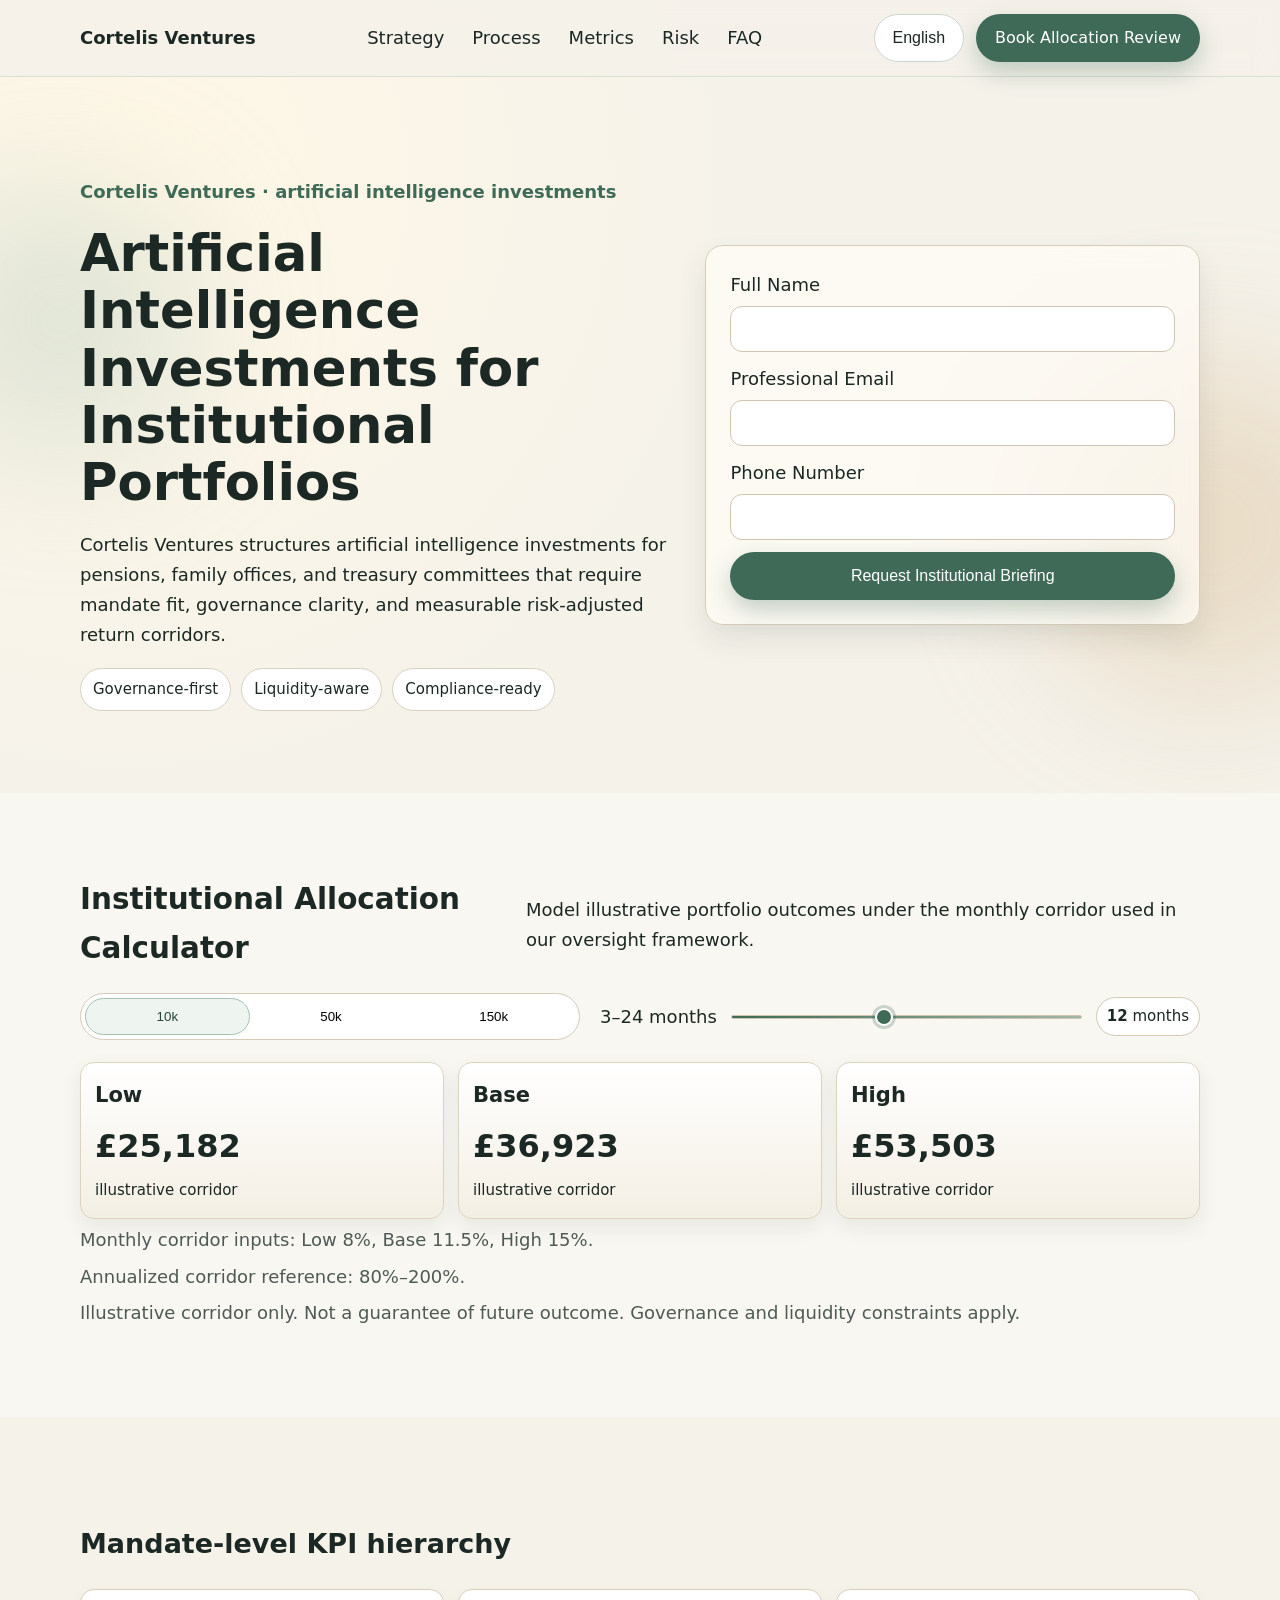
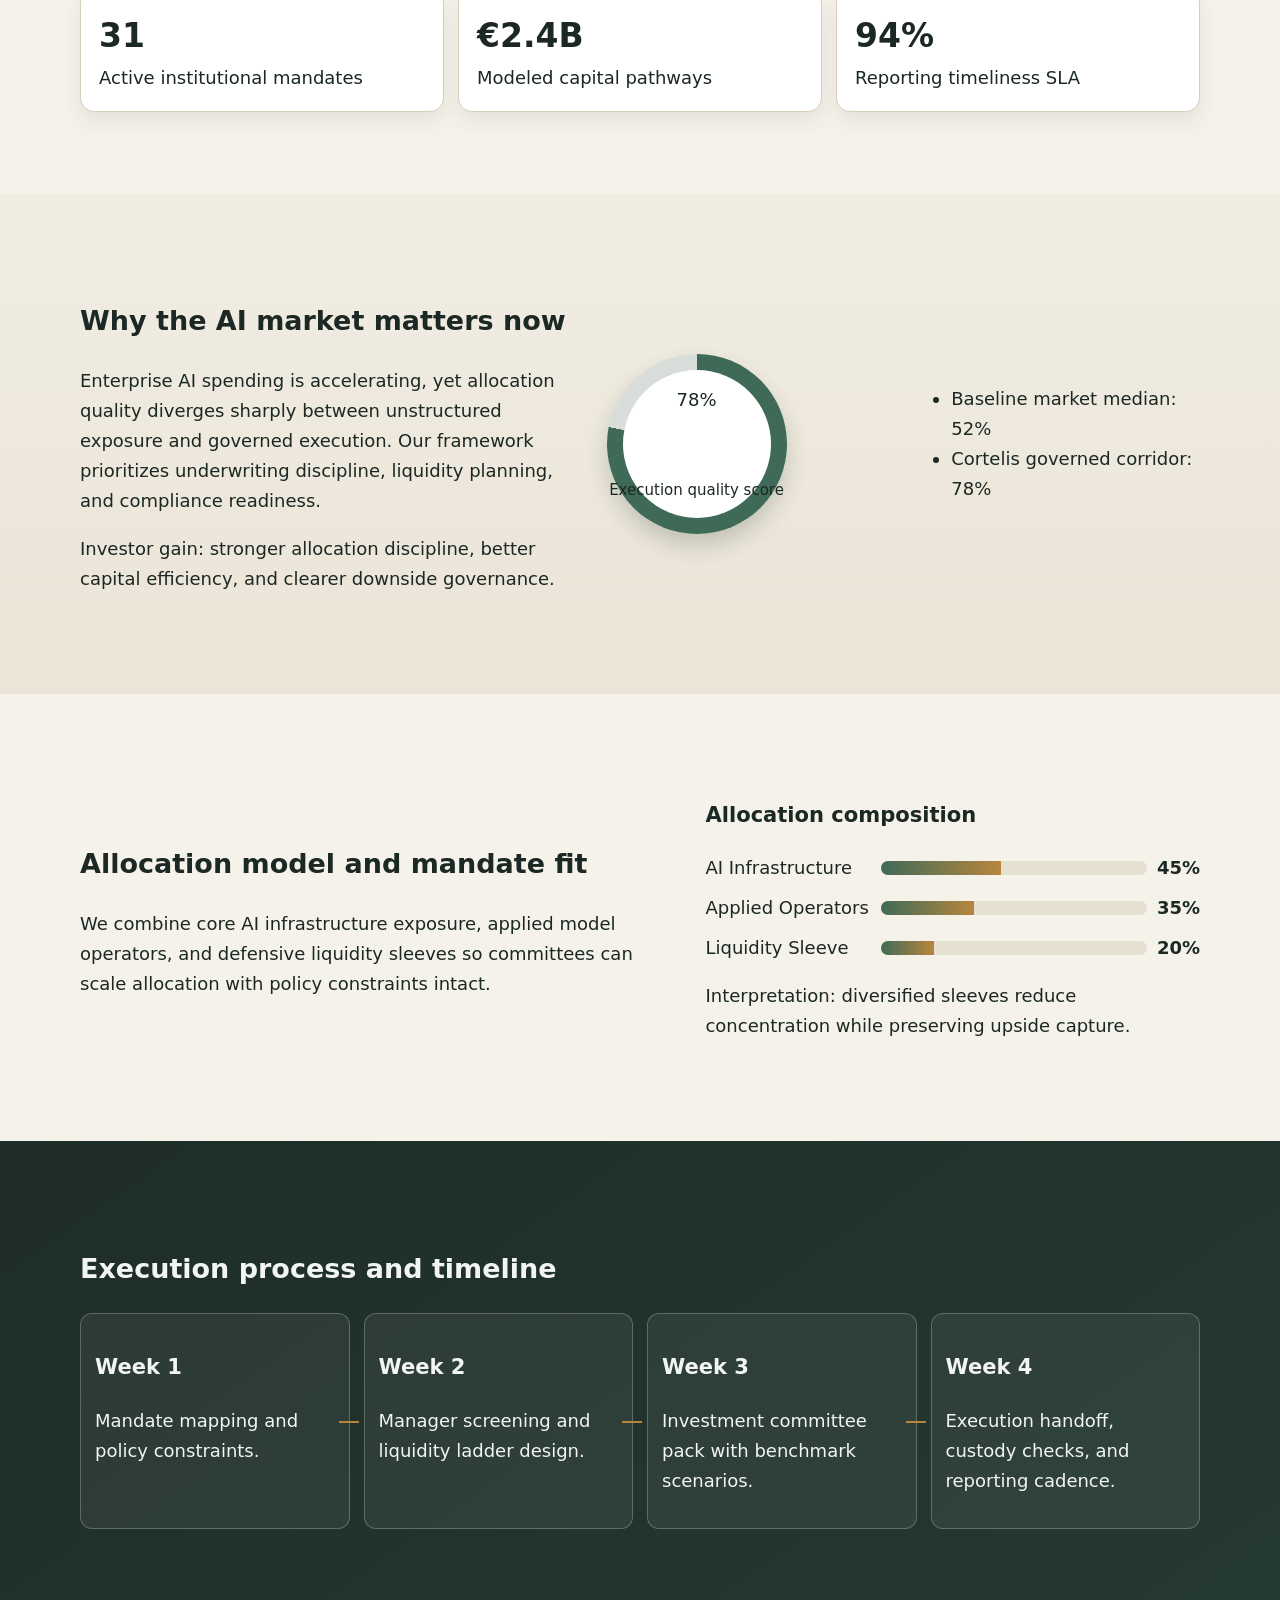
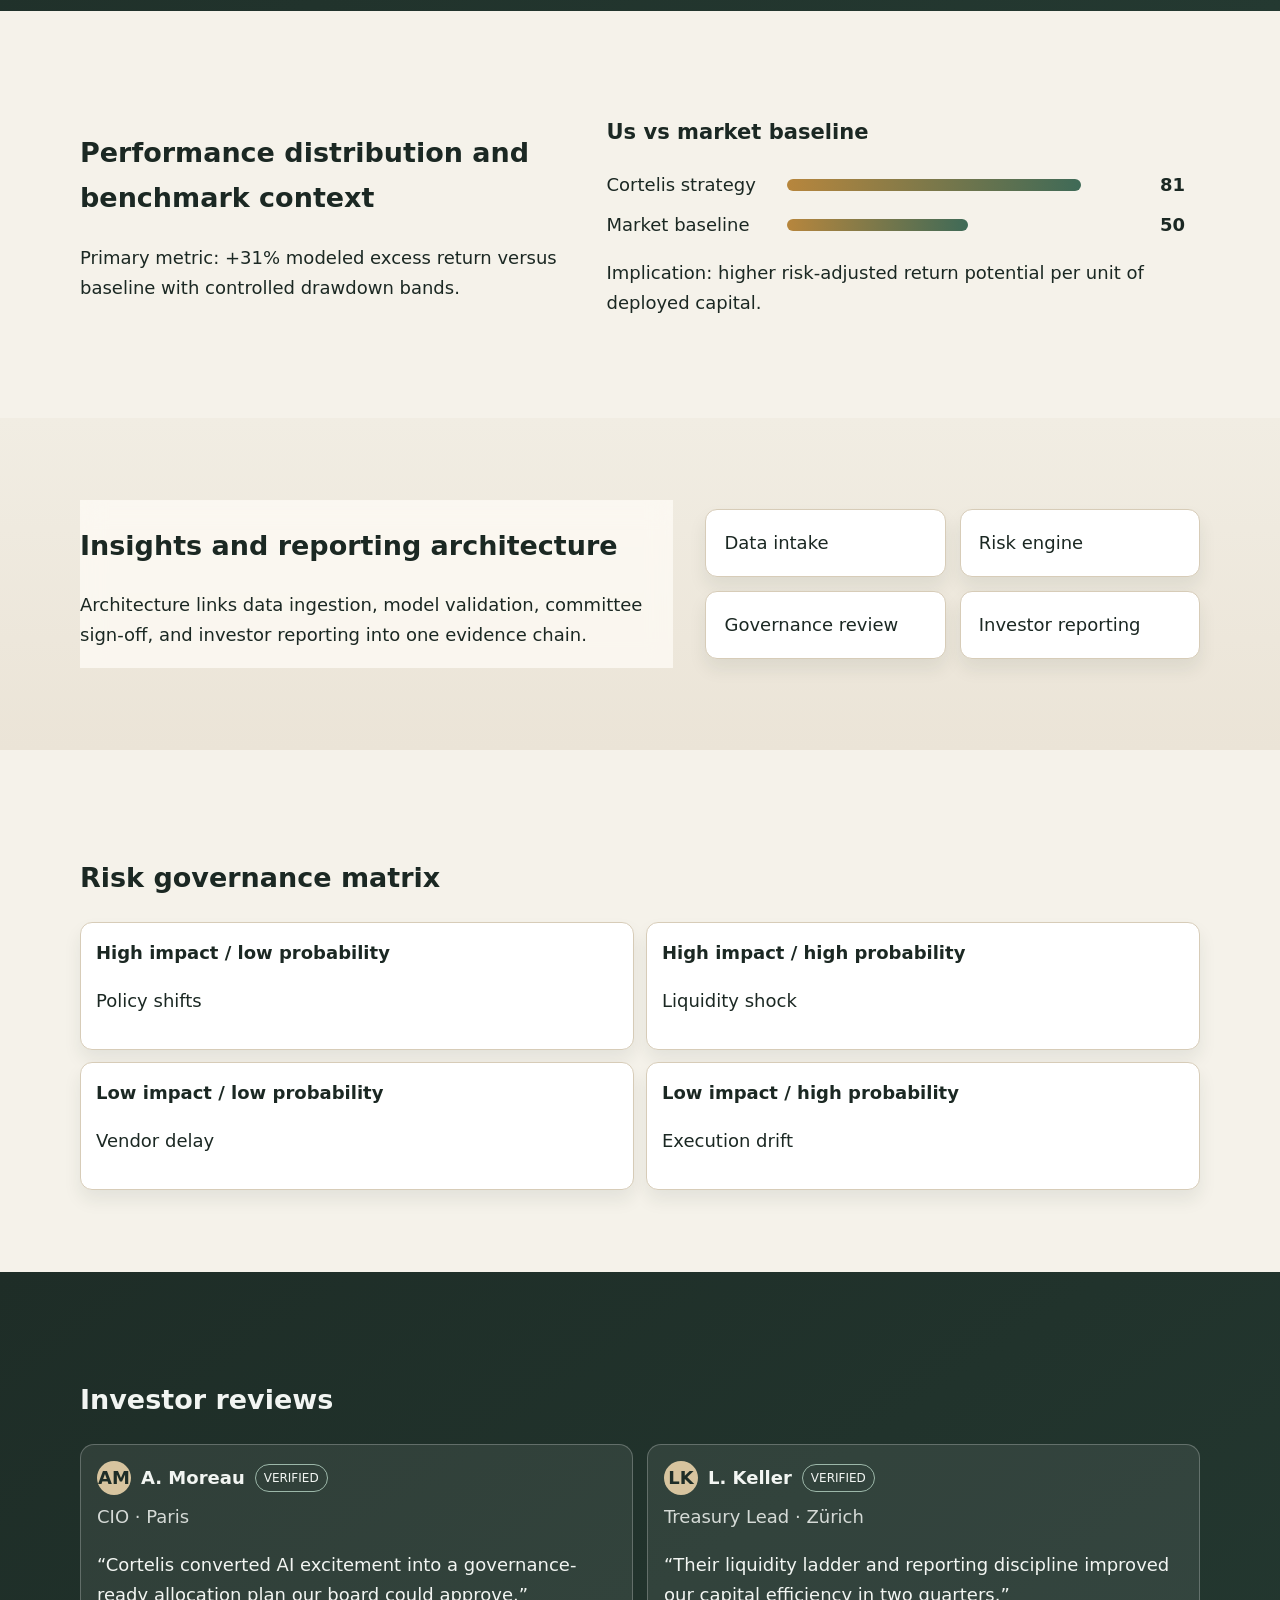
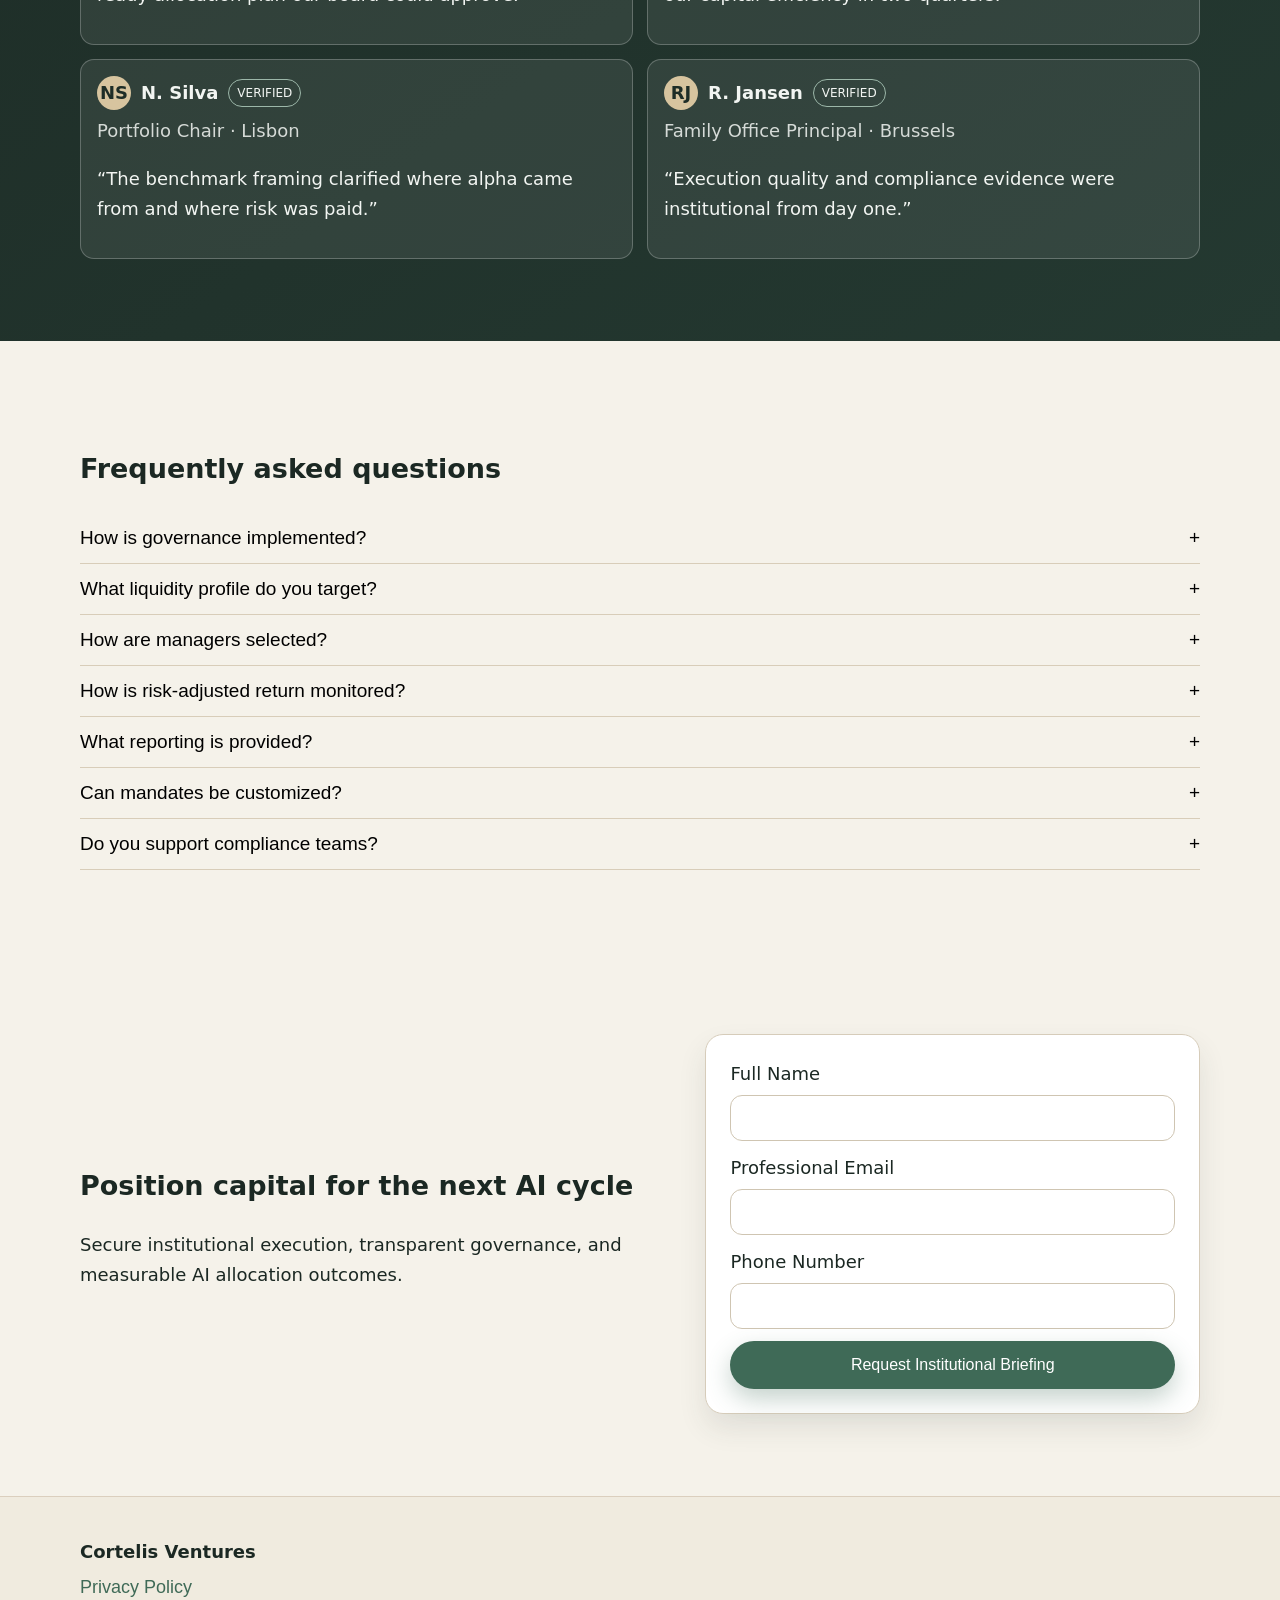
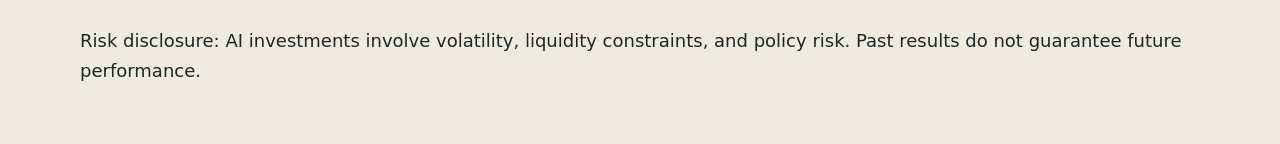
<file: index.html>
<!doctype html><html lang="en"><head><meta charset="utf-8"><meta name="viewport" content="width=device-width,initial-scale=1"><title>Cortelis Ventures | Artificial Intelligence Investments for Institutional Capital</title><meta name="description" content="Cortelis Ventures builds institutional AI investment strategies focused on governance, liquidity controls, and risk-adjusted capital efficiency."><link rel="canonical" href="https://example.com/index.html"><link rel="alternate" hreflang="en" href="https://example.com/index.html"><link rel="alternate" hreflang="de" href="https://example.com/de/index.html"><link rel="alternate" hreflang="fr" href="https://example.com/fr/index.html"><link rel="alternate" hreflang="es" href="https://example.com/es/index.html"><link rel="alternate" hreflang="it" href="https://example.com/it/index.html"><link rel="alternate" hreflang="tr" href="https://example.com/tr/index.html"><link rel="alternate" hreflang="pt" href="https://example.com/pt/index.html"><link rel="alternate" hreflang="ja" href="https://example.com/jp/index.html"><link rel="alternate" hreflang="sk" href="https://example.com/sk/index.html"><link rel="alternate" hreflang="nl" href="https://example.com/be/index.html"><link rel="alternate" hreflang="x-default" href="https://example.com/index.html"><meta property="og:title" content="Cortelis Ventures | Artificial Intelligence Investments for Institutional Capital"><meta property="og:description" content="Cortelis Ventures builds institutional AI investment strategies focused on governance, liquidity controls, and risk-adjusted capital efficiency."><meta property="og:type" content="website"><meta property="og:url" content="https://example.com/index.html"><meta name="twitter:card" content="summary_large_image"><meta name="twitter:title" content="Cortelis Ventures | Artificial Intelligence Investments for Institutional Capital"><meta name="twitter:description" content="Cortelis Ventures builds institutional AI investment strategies focused on governance, liquidity controls, and risk-adjusted capital efficiency."><link rel="stylesheet" href="assets/style.css"></head><body data-locale="en-GB" data-currency="GBP">
<div class="bg-mesh"></div><div class="glow glow-a"></div><div class="glow glow-b"></div>
<header class="site-header"><div class="container header-row"><a class="brand" href="index.html">Cortelis Ventures</a><nav class="desktop-nav"><a href="#s1">Strategy</a><a href="#s2">Process</a><a href="#s3">Metrics</a><a href="#s4">Risk</a><a href="#s5">FAQ</a></nav><div class="header-actions"><div class="lang-wrap"><button class="lang-pill" aria-expanded="false">English</button><div class="lang-menu"><a href='#'><svg viewBox='0 0 24 24' aria-hidden='true'><circle cx='12' cy='12' r='10' fill='#1f3d33'/></svg><span>English</span></a><a href=''><svg viewBox='0 0 24 24' aria-hidden='true'><circle cx='12' cy='12' r='10' fill='#111827'/></svg><span>Deutsch</span></a><a href=''><svg viewBox='0 0 24 24' aria-hidden='true'><circle cx='12' cy='12' r='10' fill='#244b3e'/></svg><span>Français</span></a><a href=''><svg viewBox='0 0 24 24' aria-hidden='true'><circle cx='12' cy='12' r='10' fill='#b78d45'/></svg><span>Español</span></a><a href=''><svg viewBox='0 0 24 24' aria-hidden='true'><circle cx='12' cy='12' r='10' fill='#8a9d8b'/></svg><span>Italiano</span></a><a href=''><svg viewBox='0 0 24 24' aria-hidden='true'><circle cx='12' cy='12' r='10' fill='#3f5f53'/></svg><span>Türkçe</span></a><a href=''><svg viewBox='0 0 24 24' aria-hidden='true'><circle cx='12' cy='12' r='10' fill='#a3462f'/></svg><span>Português</span></a><a href=''><svg viewBox='0 0 24 24' aria-hidden='true'><circle cx='12' cy='12' r='10' fill='#4f7a68'/></svg><span>日本語</span></a><a href=''><svg viewBox='0 0 24 24' aria-hidden='true'><circle cx='12' cy='12' r='10' fill='#304a40'/></svg><span>Slovenčina</span></a><a href=''><svg viewBox='0 0 24 24' aria-hidden='true'><circle cx='12' cy='12' r='10' fill='#111'/></svg><span>Belgium</span></a><a href="index.html">English</a><a href="de/index.html">Deutsch</a><a href="fr/index.html">Français</a><a href="es/index.html">Español</a><a href="it/index.html">Italiano</a><a href="tr/index.html">Türkçe</a><a href="pt/index.html">Português</a><a href="jp/index.html">日本語</a><a href="sk/index.html">Slovenčina</a><a href="be/index.html">Nederlands</a></div></div><a class="btn" href="#lead">Book Allocation Review</a><button class="burger" aria-label="menu" aria-expanded="false"><span></span><span></span><span></span></button></div></div></header>
<div class="drawer" aria-hidden="true"><div class="drawer-panel"><button class="drawer-close" aria-label="close">×</button><nav><a href="#s1">Strategy</a><a href="#s2">Process</a><a href="#s3">Metrics</a><a href="#s4">Risk</a><a href="#s5">FAQ</a></nav><div class="lang-wrap mobile"><button class="lang-pill">English</button><div class="lang-menu"><a href="index.html">English</a><a href="de/index.html">Deutsch</a><a href="fr/index.html">Français</a><a href="es/index.html">Español</a><a href="it/index.html">Italiano</a><a href="tr/index.html">Türkçe</a><a href="pt/index.html">Português</a><a href="jp/index.html">日本語</a><a href="sk/index.html">Slovenčina</a><a href="be/index.html">Nederlands</a></div></div><a class="btn" href="#lead">Book Allocation Review</a></div></div>
<main>
<section class="hero section" id="lead"><div class="container split"><div><p class="eyebrow">Cortelis Ventures · artificial intelligence investments</p><h1>Artificial Intelligence Investments for Institutional Portfolios</h1><p>Cortelis Ventures structures artificial intelligence investments for pensions, family offices, and treasury committees that require mandate fit, governance clarity, and measurable risk-adjusted return corridors.</p><div class="hero-badges"><span>Governance-first</span><span>Liquidity-aware</span><span>Compliance-ready</span></div></div><form class="lead-form glass"><label>Full Name<input required></label><label>Professional Email<input type="email" required></label><label>Phone Number<input required></label><button class="btn" type="submit">Request Institutional Briefing</button></form></div></section>
<section class="section calc" id="calc"><div class="container"><div class="calc-head"><h2>Institutional Allocation Calculator</h2><p>Model illustrative portfolio outcomes under the monthly corridor used in our oversight framework.</p></div><div class="calc-inputs"><div class="segmented" role="tablist"><button class="amt active" data-amount="10000">10k</button><button class="amt" data-amount="50000">50k</button><button class="amt" data-amount="150000">150k</button></div><label class="slider-wrap"><span>3–24 months</span><input type="range" min="3" max="24" value="12" id="months"><span class="months-pill"><b id="mval">12</b> months</span></label></div><div class="calc-results"><article><h3>Low</h3><p id="low">-</p><small>illustrative corridor</small></article><article><h3>Base</h3><p id="base">-</p><small>illustrative corridor</small></article><article><h3>High</h3><p id="high">-</p><small>illustrative corridor</small></article></div><p class="calc-note">Monthly corridor inputs: Low 8%, Base 11.5%, High 15%.</p><p class="calc-note">Annualized corridor reference: 80%–200%.</p><p class="calc-disc">Illustrative corridor only. Not a guarantee of future outcome. Governance and liquidity constraints apply.</p></div></section>
<section class="section" id="s1"><div class="container"><h2>Mandate-level KPI hierarchy</h2><div class="kpi-grid"><article class="kpi"><strong>31</strong><span>Active institutional mandates</span></article><article class="kpi"><strong>€2.4B</strong><span>Modeled capital pathways</span></article><article class="kpi"><strong>94%</strong><span>Reporting timeliness SLA</span></article></div></div></section>
<section class="section alt" id="s2"><div class="container split reverse"><div><h2>Why the AI market matters now</h2><p>Enterprise AI spending is accelerating, yet allocation quality diverges sharply between unstructured exposure and governed execution. Our framework prioritizes underwriting discipline, liquidity planning, and compliance readiness.</p><p>Investor gain: stronger allocation discipline, better capital efficiency, and clearer downside governance.</p></div><div class="radial-wrap"><div class="ring" style="--p:78"><span>78%</span><small>Execution quality score</small></div><ul><li>Baseline market median: 52%</li><li>Cortelis governed corridor: 78%</li></ul></div></div></section>
<section class="section" id="s3"><div class="container split"><div><h2>Allocation model and mandate fit</h2><p>We combine core AI infrastructure exposure, applied model operators, and defensive liquidity sleeves so committees can scale allocation with policy constraints intact.</p></div><div class="stack-bars"><h3>Allocation composition</h3><div><span>AI Infrastructure</span><div class="stack"><i style="width:45%"></i></div><b>45%</b></div><div><span>Applied Operators</span><div class="stack"><i style="width:35%"></i></div><b>35%</b></div><div><span>Liquidity Sleeve</span><div class="stack"><i style="width:20%"></i></div><b>20%</b></div><p>Interpretation: diversified sleeves reduce concentration while preserving upside capture.</p></div></div></section>
<section class="section dark" id="s4"><div class="container"><h2>Execution process and timeline</h2><div class="timeline"><article><h3>Week 1</h3><p>Mandate mapping and policy constraints.</p></article><article><h3>Week 2</h3><p>Manager screening and liquidity ladder design.</p></article><article><h3>Week 3</h3><p>Investment committee pack with benchmark scenarios.</p></article><article><h3>Week 4</h3><p>Execution handoff, custody checks, and reporting cadence.</p></article></div></div></section>
<section class="section" id="s5"><div class="container split reverse"><div><h2>Performance distribution and benchmark context</h2><p>Primary metric: +31% modeled excess return versus baseline with controlled drawdown bands.</p></div><div class="dual-bars"><h3>Us vs market baseline</h3><div><span>Cortelis strategy</span><em style="width:81%"></em><b>81</b></div><div><span>Market baseline</span><em style="width:50%"></em><b>50</b></div><p>Implication: higher risk-adjusted return potential per unit of deployed capital.</p></div></div></section>
<section class="section alt" id="s6"><div class="container split"><div class="glass"><h2>Insights and reporting architecture</h2><p>Architecture links data ingestion, model validation, committee sign-off, and investor reporting into one evidence chain.</p></div><div class="diagram"><div>Data intake</div><div>Risk engine</div><div>Governance review</div><div>Investor reporting</div></div></div></section>
<section class="section" id="s7"><div class="container"><h2>Risk governance matrix</h2><div class="risk-matrix"><div><strong>High impact / low probability</strong><p>Policy shifts</p></div><div><strong>High impact / high probability</strong><p>Liquidity shock</p></div><div><strong>Low impact / low probability</strong><p>Vendor delay</p></div><div><strong>Low impact / high probability</strong><p>Execution drift</p></div></div></div></section>
<section class="section dark" id="s8"><div class="container"><h2>Investor reviews</h2><div class="reviews"><article class='review-card reveal'><div class='review-head'><span class='avatar'>AM</span><strong>A. Moreau</strong><span class='verified'>VERIFIED</span></div><p class='meta'>CIO · Paris</p><p>“Cortelis converted AI excitement into a governance-ready allocation plan our board could approve.”</p></article><article class='review-card reveal'><div class='review-head'><span class='avatar'>LK</span><strong>L. Keller</strong><span class='verified'>VERIFIED</span></div><p class='meta'>Treasury Lead · Zürich</p><p>“Their liquidity ladder and reporting discipline improved our capital efficiency in two quarters.”</p></article><article class='review-card reveal'><div class='review-head'><span class='avatar'>NS</span><strong>N. Silva</strong><span class='verified'>VERIFIED</span></div><p class='meta'>Portfolio Chair · Lisbon</p><p>“The benchmark framing clarified where alpha came from and where risk was paid.”</p></article><article class='review-card reveal'><div class='review-head'><span class='avatar'>RJ</span><strong>R. Jansen</strong><span class='verified'>VERIFIED</span></div><p class='meta'>Family Office Principal · Brussels</p><p>“Execution quality and compliance evidence were institutional from day one.”</p></article></div></div></section>
<section class="section" id="s9"><div class="container"><h2>Frequently asked questions</h2><div class="faq"><div class='faq-item'><button aria-expanded='false'><span>How is governance implemented?</span><span>+</span></button><div class='faq-panel'><p>Each mandate receives an investment committee cadence, escalation thresholds, and audit-ready documentation.</p></div></div><div class='faq-item'><button aria-expanded='false'><span>What liquidity profile do you target?</span><span>+</span></button><div class='faq-panel'><p>We design staged liquidity ladders so redemption planning remains aligned with policy windows.</p></div></div><div class='faq-item'><button aria-expanded='false'><span>How are managers selected?</span><span>+</span></button><div class='faq-panel'><p>Selection blends quantitative scoring, operational due diligence, and compliance screens.</p></div></div><div class='faq-item'><button aria-expanded='false'><span>How is risk-adjusted return monitored?</span><span>+</span></button><div class='faq-panel'><p>We track corridor adherence, drawdown bands, and benchmark-relative contribution monthly.</p></div></div><div class='faq-item'><button aria-expanded='false'><span>What reporting is provided?</span><span>+</span></button><div class='faq-panel'><p>Institutional reports include attribution, exposure maps, and governance exceptions.</p></div></div><div class='faq-item'><button aria-expanded='false'><span>Can mandates be customized?</span><span>+</span></button><div class='faq-panel'><p>Yes, we adapt allocation bands, exclusions, and custody constraints per investor charter.</p></div></div><div class='faq-item'><button aria-expanded='false'><span>Do you support compliance teams?</span><span>+</span></button><div class='faq-panel'><p>Yes, we provide evidence packs for legal, risk, and internal control stakeholders.</p></div></div></div></div></section>
<section class="section cta" id="s10"><div class="container split"><div><h2>Position capital for the next AI cycle</h2><p>Secure institutional execution, transparent governance, and measurable AI allocation outcomes.</p></div><form class="lead-form"><label>Full Name<input required></label><label>Professional Email<input type="email" required></label><label>Phone Number<input required></label><button class="btn" type="submit">Request Institutional Briefing</button></form></div></section>
</main>
<footer class="site-footer"><div class="container foot"><strong>Cortelis Ventures</strong><button class="privacy-link" data-open-modal>Privacy Policy</button><p>Risk disclosure: AI investments involve volatility, liquidity constraints, and policy risk. Past results do not guarantee future performance.</p></div></footer>
<div class="modal" aria-hidden="true"><div class="modal-panel"><button class="modal-x" data-close-modal aria-label="close">×</button><h2>Privacy Policy</h2><div class="modal-body"><h3>Introduction</h3><p>Cortelis Ventures processes data for investor onboarding, communications, and regulated reporting.</p><h3>Data collection</h3><p>We collect identity, contact, mandate suitability, and interaction data submitted through forms and reporting channels.</p><h3>Legal basis</h3><p>Processing relies on consent, contractual necessity, and legitimate interest for compliance and risk control.</p><h3>Cookies</h3><p>Essential cookies support session integrity and analytics are limited to service improvement.</p><h3>Retention</h3><p>Records are retained only for required legal, audit, and fiduciary periods.</p><h3>Third-party sharing</h3><p>Data may be shared with custodians, administrators, and regulated service providers under contractual safeguards.</p><h3>Security</h3><p>Controls include encryption, access management, and monitoring with incident response procedures.</p><h3>User rights</h3><p>You may request access, correction, deletion, or processing restriction subject to regulatory obligations.</p><h3>International transfers</h3><p>Cross-border transfers use approved contractual clauses and jurisdictional risk checks.</p><h3>Industry risk disclosure</h3><p>AI investing includes model risk, valuation uncertainty, and evolving regulation.</p><h3>Contact</h3><p>privacy@cortelis.ventures</p></div><div class="modal-foot"><button class="btn ghost" data-close-modal>Close</button></div></div></div>
<script type="application/ld+json">{"@context":"https://schema.org","@graph":[{"@type":"Organization","name":"Cortelis Ventures","url":"https://example.com"},{"@type":"WebSite","name":"Cortelis Ventures","url":"https://example.com"},{"@type":"FAQPage","mainEntity":[{"@type":"Question","name":"How is governance implemented?","acceptedAnswer":{"@type":"Answer","text":"Each mandate receives committee cadence and audit-ready evidence."}}]},{"@type":"Review","reviewRating":{"@type":"Rating","ratingValue":"5"},"author":{"@type":"Person","name":"A. Moreau"},"reviewBody":"Institutional execution quality with transparent governance."}]}</script>
<script src="assets/app.js" defer></script></body></html>
</file>
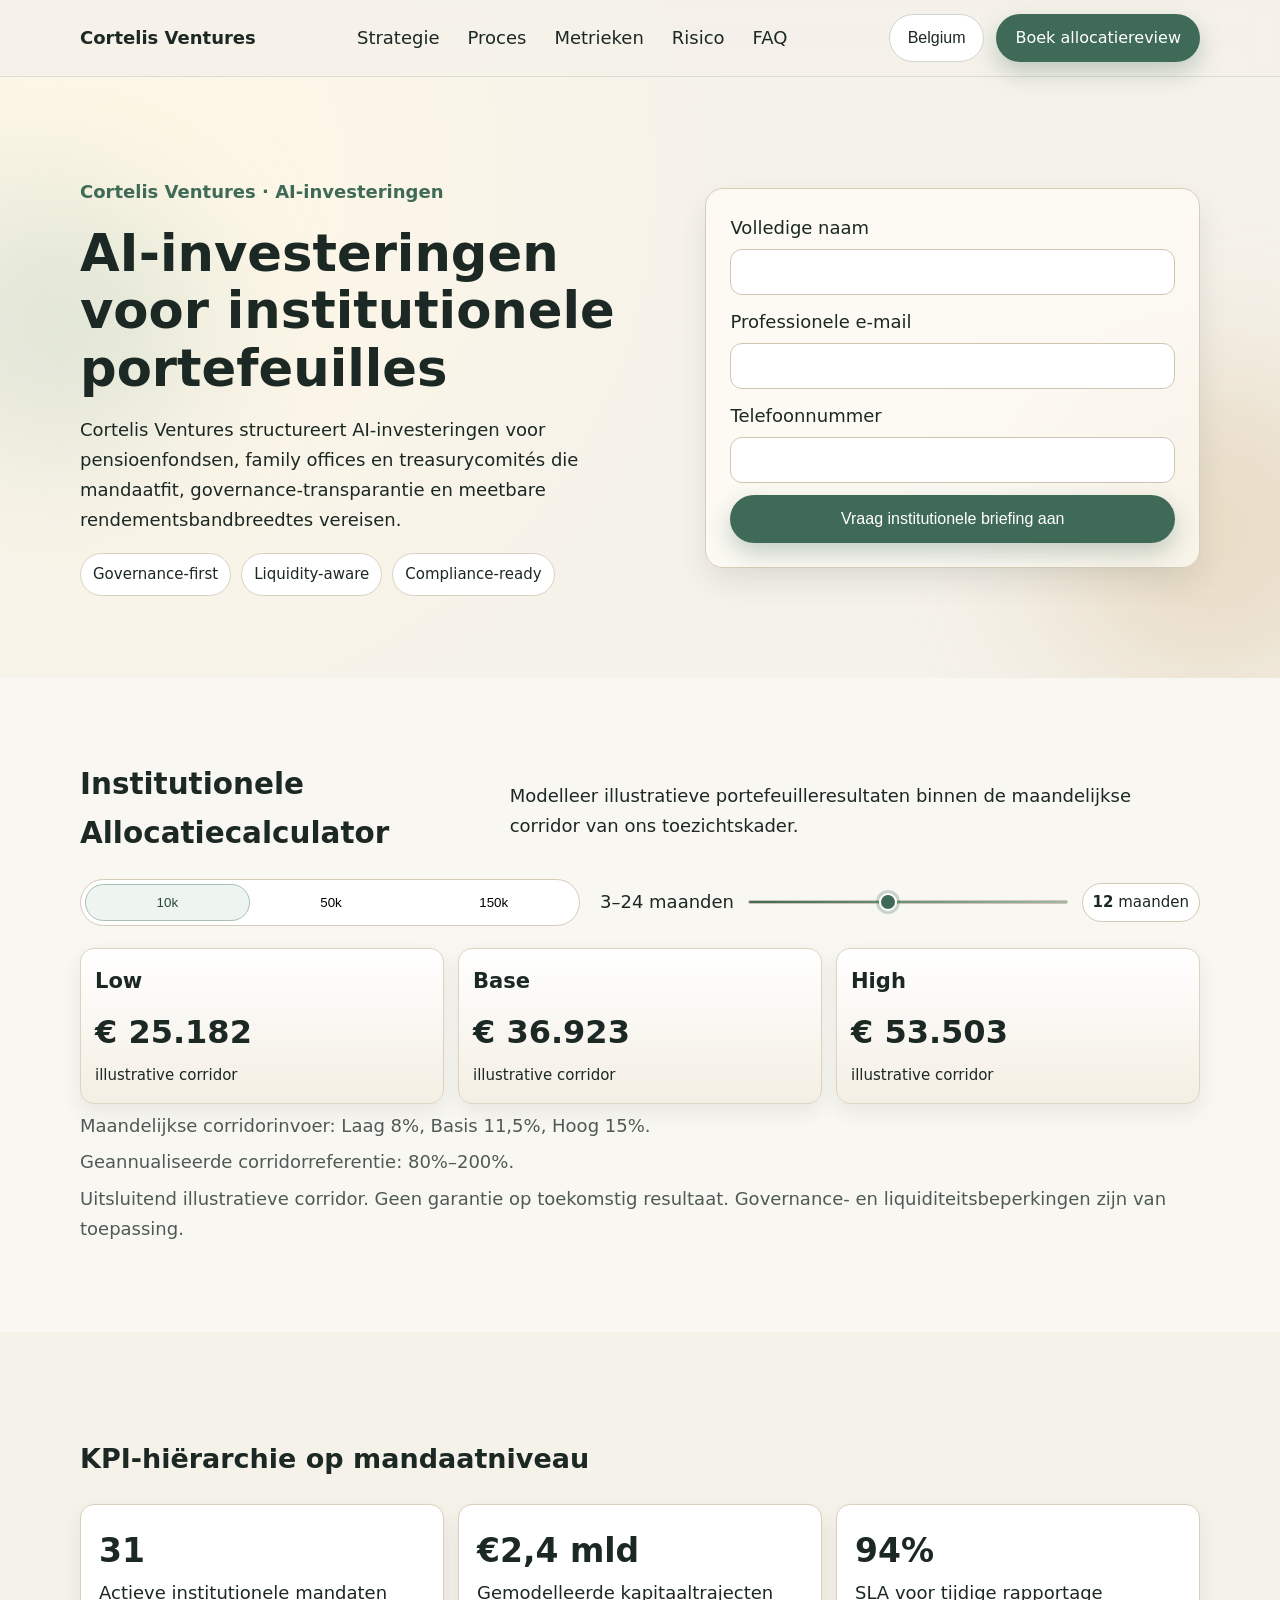
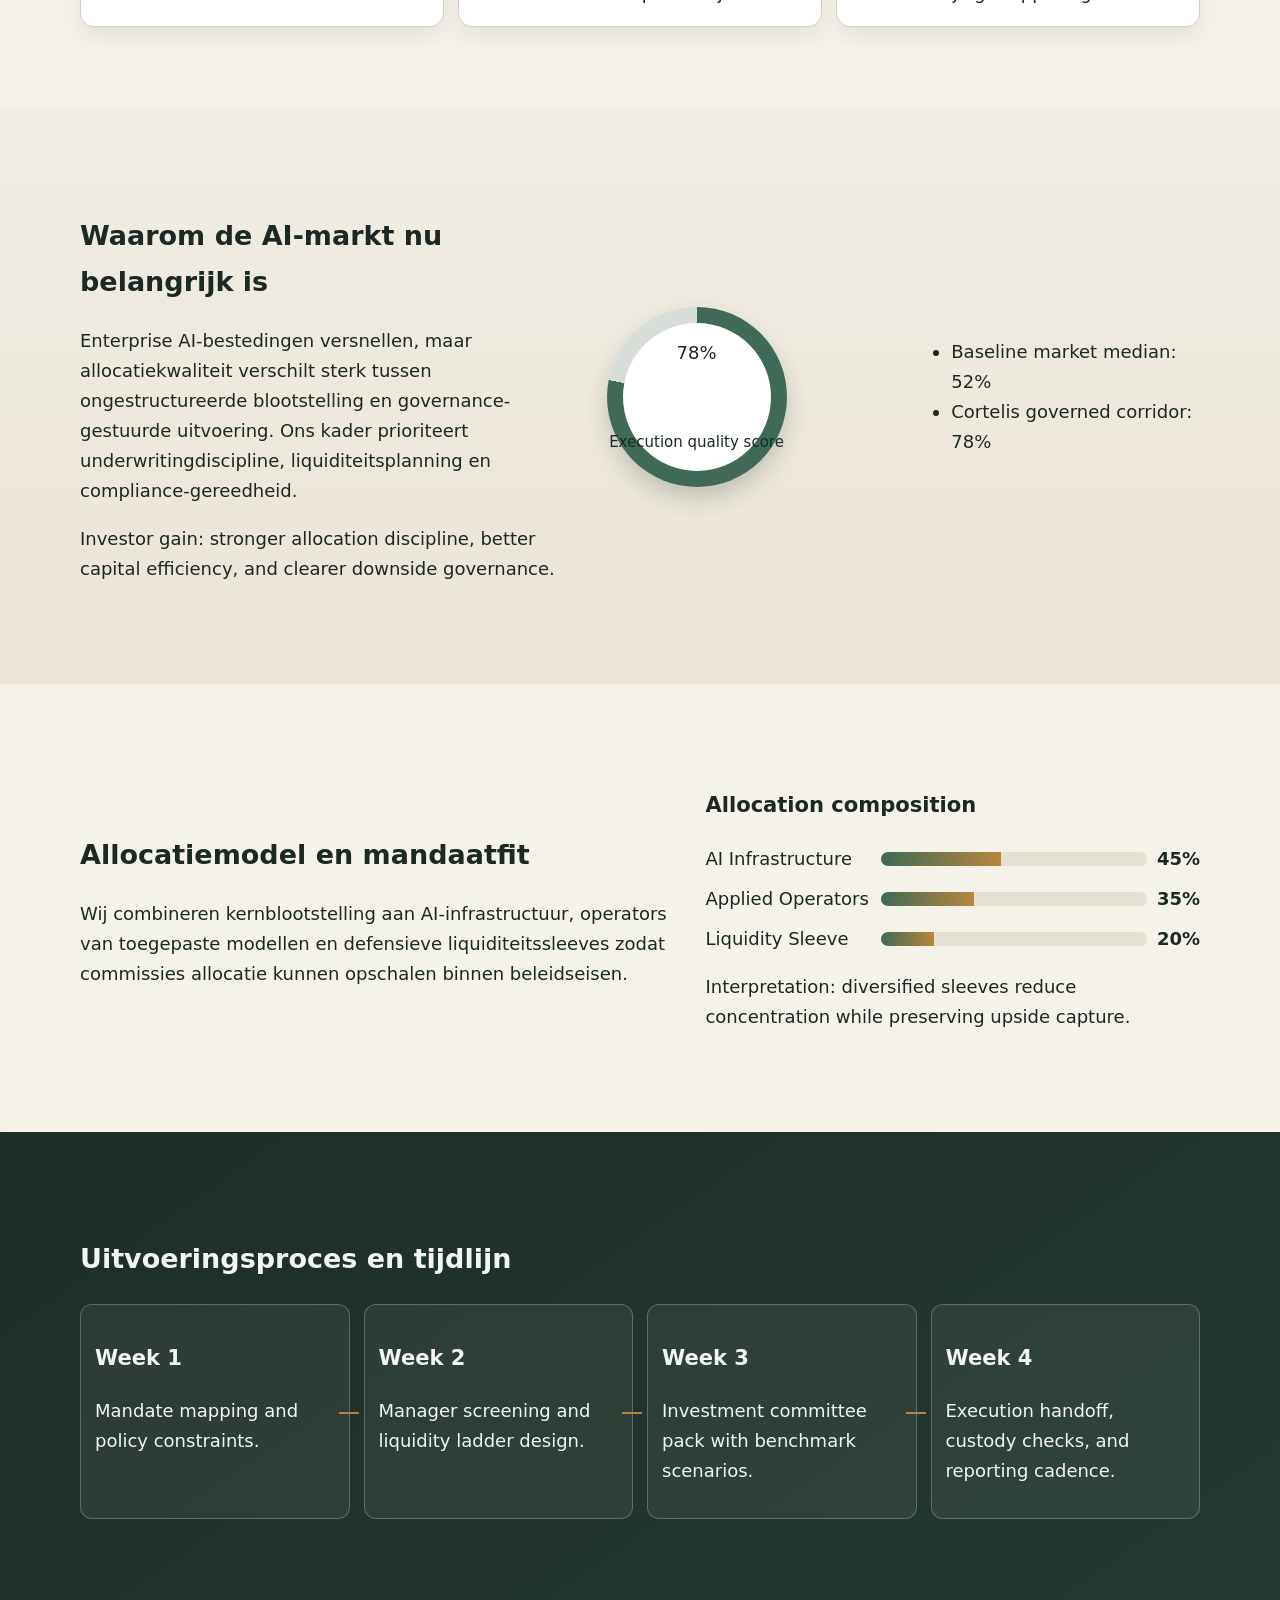
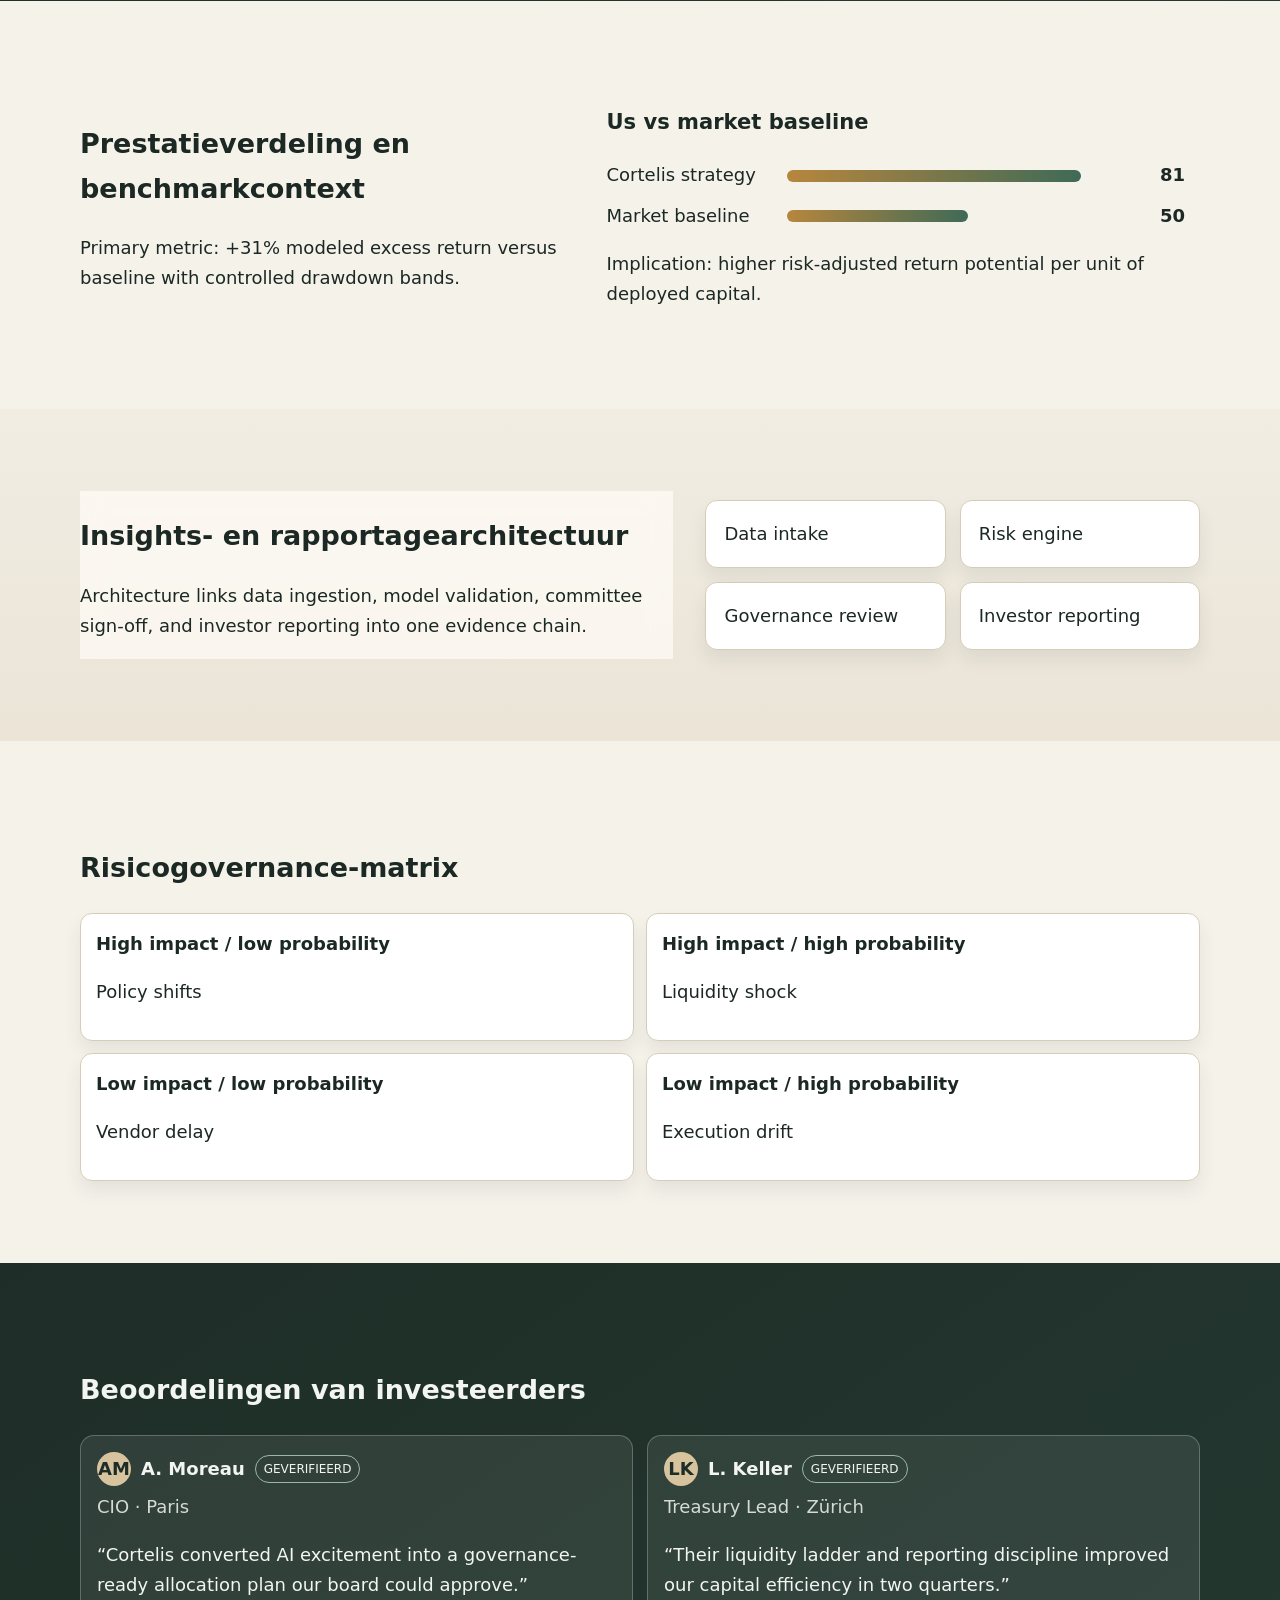
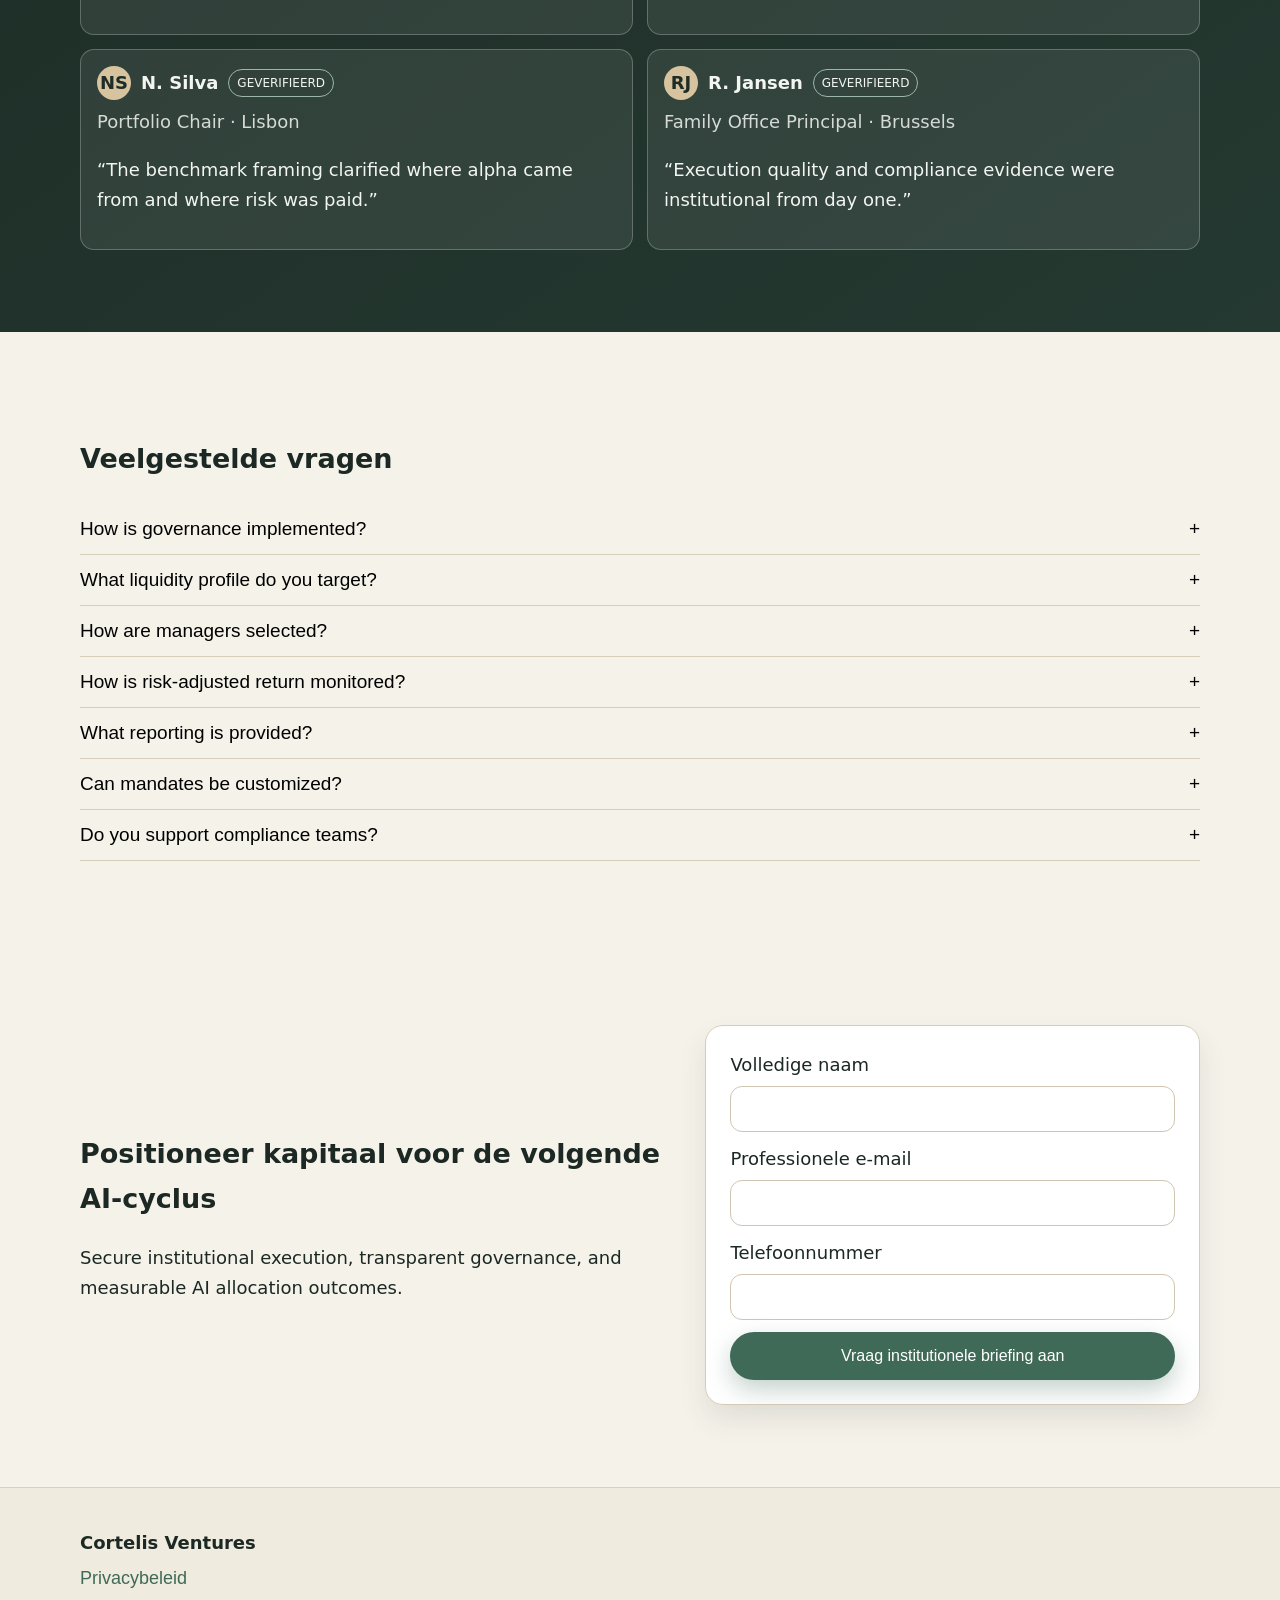
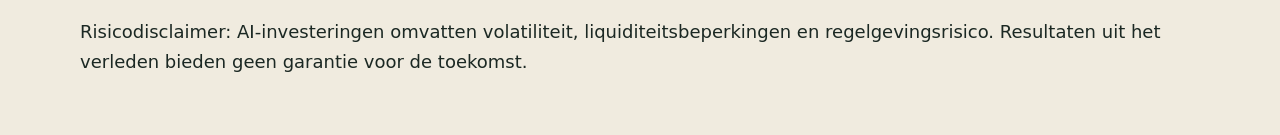
<file: be/index.html>
<!doctype html><html lang="be"><head><meta charset="utf-8"><meta name="viewport" content="width=device-width,initial-scale=1"><title>Cortelis Ventures | AI-investeringen voor institutioneel kapitaal</title><meta name="description" content="Cortelis Ventures ontwikkelt institutionele AI-investeringsstrategieën met focus op governance, liquiditeitscontrole en risico-gecorrigeerde kapitaalefficiëntie."><link rel="canonical" href="https://example.com/be/index.html"><link rel="alternate" hreflang="en" href="https://example.com/index.html"><link rel="alternate" hreflang="de" href="https://example.com/de/index.html"><link rel="alternate" hreflang="fr" href="https://example.com/fr/index.html"><link rel="alternate" hreflang="es" href="https://example.com/es/index.html"><link rel="alternate" hreflang="it" href="https://example.com/it/index.html"><link rel="alternate" hreflang="tr" href="https://example.com/tr/index.html"><link rel="alternate" hreflang="pt" href="https://example.com/pt/index.html"><link rel="alternate" hreflang="ja" href="https://example.com/jp/index.html"><link rel="alternate" hreflang="sk" href="https://example.com/sk/index.html"><link rel="alternate" hreflang="nl" href="https://example.com/be/index.html"><link rel="alternate" hreflang="x-default" href="https://example.com/index.html"><meta property="og:title" content="Cortelis Ventures | AI-investeringen voor institutioneel kapitaal"><meta property="og:description" content="Cortelis Ventures ontwikkelt institutionele AI-investeringsstrategieën met focus op governance, liquiditeitscontrole en risico-gecorrigeerde kapitaalefficiëntie."><meta property="og:type" content="website"><meta property="og:url" content="https://example.com/be/index.html"><meta name="twitter:card" content="summary_large_image"><meta name="twitter:title" content="Cortelis Ventures | AI-investeringen voor institutioneel kapitaal"><meta name="twitter:description" content="Cortelis Ventures ontwikkelt institutionele AI-investeringsstrategieën met focus op governance, liquiditeitscontrole en risico-gecorrigeerde kapitaalefficiëntie."><link rel="stylesheet" href="../assets/style.css"></head><body data-locale="nl-BE" data-currency="EUR">
<div class="bg-mesh"></div><div class="glow glow-a"></div><div class="glow glow-b"></div>
<header class="site-header"><div class="container header-row"><a class="brand" href="../index.html">Cortelis Ventures</a><nav class="desktop-nav"><a href="#s1">Strategie</a><a href="#s2">Proces</a><a href="#s3">Metrieken</a><a href="#s4">Risico</a><a href="#s5">FAQ</a></nav><div class="header-actions"><div class="lang-wrap"><button class="lang-pill" aria-expanded="false">Belgium</button><div class="lang-menu"><a href=''><svg viewBox='0 0 24 24' aria-hidden='true'><circle cx='12' cy='12' r='10' fill='#1f3d33'/></svg><span>English</span></a><a href=''><svg viewBox='0 0 24 24' aria-hidden='true'><circle cx='12' cy='12' r='10' fill='#111827'/></svg><span>Deutsch</span></a><a href=''><svg viewBox='0 0 24 24' aria-hidden='true'><circle cx='12' cy='12' r='10' fill='#244b3e'/></svg><span>Français</span></a><a href=''><svg viewBox='0 0 24 24' aria-hidden='true'><circle cx='12' cy='12' r='10' fill='#b78d45'/></svg><span>Español</span></a><a href=''><svg viewBox='0 0 24 24' aria-hidden='true'><circle cx='12' cy='12' r='10' fill='#8a9d8b'/></svg><span>Italiano</span></a><a href=''><svg viewBox='0 0 24 24' aria-hidden='true'><circle cx='12' cy='12' r='10' fill='#3f5f53'/></svg><span>Türkçe</span></a><a href=''><svg viewBox='0 0 24 24' aria-hidden='true'><circle cx='12' cy='12' r='10' fill='#a3462f'/></svg><span>Português</span></a><a href=''><svg viewBox='0 0 24 24' aria-hidden='true'><circle cx='12' cy='12' r='10' fill='#4f7a68'/></svg><span>日本語</span></a><a href=''><svg viewBox='0 0 24 24' aria-hidden='true'><circle cx='12' cy='12' r='10' fill='#304a40'/></svg><span>Slovenčina</span></a><a href='#'><svg viewBox='0 0 24 24' aria-hidden='true'><circle cx='12' cy='12' r='10' fill='#111'/></svg><span>Belgium</span></a><a href="../index.html">English</a><a href="../de/index.html">Deutsch</a><a href="../fr/index.html">Français</a><a href="../es/index.html">Español</a><a href="../it/index.html">Italiano</a><a href="../tr/index.html">Türkçe</a><a href="../pt/index.html">Português</a><a href="../jp/index.html">日本語</a><a href="../sk/index.html">Slovenčina</a><a href="../be/index.html">Belgium</a></div></div><a class="btn" href="#lead">Boek allocatiereview</a><button class="burger" aria-label="menu" aria-expanded="false"><span></span><span></span><span></span></button></div></div></header>
<div class="drawer" aria-hidden="true"><div class="drawer-panel"><button class="drawer-close" aria-label="close">×</button><nav><a href="#s1">Strategie</a><a href="#s2">Proces</a><a href="#s3">Metrieken</a><a href="#s4">Risico</a><a href="#s5">FAQ</a></nav><div class="lang-wrap mobile"><button class="lang-pill">Belgium</button><div class="lang-menu"><a href="../index.html">English</a><a href="../de/index.html">Deutsch</a><a href="../fr/index.html">Français</a><a href="../es/index.html">Español</a><a href="../it/index.html">Italiano</a><a href="../tr/index.html">Türkçe</a><a href="../pt/index.html">Português</a><a href="../jp/index.html">日本語</a><a href="../sk/index.html">Slovenčina</a><a href="../be/index.html">Belgium</a></div></div><a class="btn" href="#lead">Boek allocatiereview</a></div></div>
<main>
<section class="hero section" id="lead"><div class="container split"><div><p class="eyebrow">Cortelis Ventures · AI-investeringen</p><h1>AI-investeringen voor institutionele portefeuilles</h1><p>Cortelis Ventures structureert AI-investeringen voor pensioenfondsen, family offices en treasurycomités die mandaatfit, governance-transparantie en meetbare rendementsbandbreedtes vereisen.</p><div class="hero-badges"><span>Governance-first</span><span>Liquidity-aware</span><span>Compliance-ready</span></div></div><form class="lead-form glass"><label>Volledige naam<input required></label><label>Professionele e-mail<input type="email" required></label><label>Telefoonnummer<input required></label><button class="btn" type="submit">Vraag institutionele briefing aan</button></form></div></section>
<section class="section calc" id="calc"><div class="container"><div class="calc-head"><h2>Institutionele Allocatiecalculator</h2><p>Modelleer illustratieve portefeuilleresultaten binnen de maandelijkse corridor van ons toezichtskader.</p></div><div class="calc-inputs"><div class="segmented" role="tablist"><button class="amt active" data-amount="10000">10k</button><button class="amt" data-amount="50000">50k</button><button class="amt" data-amount="150000">150k</button></div><label class="slider-wrap"><span>3–24 maanden</span><input type="range" min="3" max="24" value="12" id="months"><span class="months-pill"><b id="mval">12</b> maanden</span></label></div><div class="calc-results"><article><h3>Low</h3><p id="low">-</p><small>illustrative corridor</small></article><article><h3>Base</h3><p id="base">-</p><small>illustrative corridor</small></article><article><h3>High</h3><p id="high">-</p><small>illustrative corridor</small></article></div><p class="calc-note">Maandelijkse corridorinvoer: Laag 8%, Basis 11,5%, Hoog 15%.</p><p class="calc-note">Geannualiseerde corridorreferentie: 80%–200%.</p><p class="calc-disc">Uitsluitend illustratieve corridor. Geen garantie op toekomstig resultaat. Governance- en liquiditeitsbeperkingen zijn van toepassing.</p></div></section>
<section class="section" id="s1"><div class="container"><h2>KPI-hiërarchie op mandaatniveau</h2><div class="kpi-grid"><article class="kpi"><strong>31</strong><span>Actieve institutionele mandaten</span></article><article class="kpi"><strong>€2,4 mld</strong><span>Gemodelleerde kapitaaltrajecten</span></article><article class="kpi"><strong>94%</strong><span>SLA voor tijdige rapportage</span></article></div></div></section>
<section class="section alt" id="s2"><div class="container split reverse"><div><h2>Waarom de AI-markt nu belangrijk is</h2><p>Enterprise AI-bestedingen versnellen, maar allocatiekwaliteit verschilt sterk tussen ongestructureerde blootstelling en governance-gestuurde uitvoering. Ons kader prioriteert underwritingdiscipline, liquiditeitsplanning en compliance-gereedheid.</p><p>Investor gain: stronger allocation discipline, better capital efficiency, and clearer downside governance.</p></div><div class="radial-wrap"><div class="ring" style="--p:78"><span>78%</span><small>Execution quality score</small></div><ul><li>Baseline market median: 52%</li><li>Cortelis governed corridor: 78%</li></ul></div></div></section>
<section class="section" id="s3"><div class="container split"><div><h2>Allocatiemodel en mandaatfit</h2><p>Wij combineren kernblootstelling aan AI-infrastructuur, operators van toegepaste modellen en defensieve liquiditeitssleeves zodat commissies allocatie kunnen opschalen binnen beleidseisen.</p></div><div class="stack-bars"><h3>Allocation composition</h3><div><span>AI Infrastructure</span><div class="stack"><i style="width:45%"></i></div><b>45%</b></div><div><span>Applied Operators</span><div class="stack"><i style="width:35%"></i></div><b>35%</b></div><div><span>Liquidity Sleeve</span><div class="stack"><i style="width:20%"></i></div><b>20%</b></div><p>Interpretation: diversified sleeves reduce concentration while preserving upside capture.</p></div></div></section>
<section class="section dark" id="s4"><div class="container"><h2>Uitvoeringsproces en tijdlijn</h2><div class="timeline"><article><h3>Week 1</h3><p>Mandate mapping and policy constraints.</p></article><article><h3>Week 2</h3><p>Manager screening and liquidity ladder design.</p></article><article><h3>Week 3</h3><p>Investment committee pack with benchmark scenarios.</p></article><article><h3>Week 4</h3><p>Execution handoff, custody checks, and reporting cadence.</p></article></div></div></section>
<section class="section" id="s5"><div class="container split reverse"><div><h2>Prestatieverdeling en benchmarkcontext</h2><p>Primary metric: +31% modeled excess return versus baseline with controlled drawdown bands.</p></div><div class="dual-bars"><h3>Us vs market baseline</h3><div><span>Cortelis strategy</span><em style="width:81%"></em><b>81</b></div><div><span>Market baseline</span><em style="width:50%"></em><b>50</b></div><p>Implication: higher risk-adjusted return potential per unit of deployed capital.</p></div></div></section>
<section class="section alt" id="s6"><div class="container split"><div class="glass"><h2>Insights- en rapportagearchitectuur</h2><p>Architecture links data ingestion, model validation, committee sign-off, and investor reporting into one evidence chain.</p></div><div class="diagram"><div>Data intake</div><div>Risk engine</div><div>Governance review</div><div>Investor reporting</div></div></div></section>
<section class="section" id="s7"><div class="container"><h2>Risicogovernance-matrix</h2><div class="risk-matrix"><div><strong>High impact / low probability</strong><p>Policy shifts</p></div><div><strong>High impact / high probability</strong><p>Liquidity shock</p></div><div><strong>Low impact / low probability</strong><p>Vendor delay</p></div><div><strong>Low impact / high probability</strong><p>Execution drift</p></div></div></div></section>
<section class="section dark" id="s8"><div class="container"><h2>Beoordelingen van investeerders</h2><div class="reviews"><article class='review-card reveal'><div class='review-head'><span class='avatar'>AM</span><strong>A. Moreau</strong><span class='verified'>GEVERIFIEERD</span></div><p class='meta'>CIO · Paris</p><p>“Cortelis converted AI excitement into a governance-ready allocation plan our board could approve.”</p></article><article class='review-card reveal'><div class='review-head'><span class='avatar'>LK</span><strong>L. Keller</strong><span class='verified'>GEVERIFIEERD</span></div><p class='meta'>Treasury Lead · Zürich</p><p>“Their liquidity ladder and reporting discipline improved our capital efficiency in two quarters.”</p></article><article class='review-card reveal'><div class='review-head'><span class='avatar'>NS</span><strong>N. Silva</strong><span class='verified'>GEVERIFIEERD</span></div><p class='meta'>Portfolio Chair · Lisbon</p><p>“The benchmark framing clarified where alpha came from and where risk was paid.”</p></article><article class='review-card reveal'><div class='review-head'><span class='avatar'>RJ</span><strong>R. Jansen</strong><span class='verified'>GEVERIFIEERD</span></div><p class='meta'>Family Office Principal · Brussels</p><p>“Execution quality and compliance evidence were institutional from day one.”</p></article></div></div></section>
<section class="section" id="s9"><div class="container"><h2>Veelgestelde vragen</h2><div class="faq"><div class='faq-item'><button aria-expanded='false'><span>How is governance implemented?</span><span>+</span></button><div class='faq-panel'><p>Each mandate receives an investment committee cadence, escalation thresholds, and audit-ready documentation.</p></div></div><div class='faq-item'><button aria-expanded='false'><span>What liquidity profile do you target?</span><span>+</span></button><div class='faq-panel'><p>We design staged liquidity ladders so redemption planning remains aligned with policy windows.</p></div></div><div class='faq-item'><button aria-expanded='false'><span>How are managers selected?</span><span>+</span></button><div class='faq-panel'><p>Selection blends quantitative scoring, operational due diligence, and compliance screens.</p></div></div><div class='faq-item'><button aria-expanded='false'><span>How is risk-adjusted return monitored?</span><span>+</span></button><div class='faq-panel'><p>We track corridor adherence, drawdown bands, and benchmark-relative contribution monthly.</p></div></div><div class='faq-item'><button aria-expanded='false'><span>What reporting is provided?</span><span>+</span></button><div class='faq-panel'><p>Institutional reports include attribution, exposure maps, and governance exceptions.</p></div></div><div class='faq-item'><button aria-expanded='false'><span>Can mandates be customized?</span><span>+</span></button><div class='faq-panel'><p>Yes, we adapt allocation bands, exclusions, and custody constraints per investor charter.</p></div></div><div class='faq-item'><button aria-expanded='false'><span>Do you support compliance teams?</span><span>+</span></button><div class='faq-panel'><p>Yes, we provide evidence packs for legal, risk, and internal control stakeholders.</p></div></div></div></div></section>
<section class="section cta" id="s10"><div class="container split"><div><h2>Positioneer kapitaal voor de volgende AI-cyclus</h2><p>Secure institutional execution, transparent governance, and measurable AI allocation outcomes.</p></div><form class="lead-form"><label>Volledige naam<input required></label><label>Professionele e-mail<input type="email" required></label><label>Telefoonnummer<input required></label><button class="btn" type="submit">Vraag institutionele briefing aan</button></form></div></section>
</main>
<footer class="site-footer"><div class="container foot"><strong>Cortelis Ventures</strong><button class="privacy-link" data-open-modal>Privacybeleid</button><p>Risicodisclaimer: AI-investeringen omvatten volatiliteit, liquiditeitsbeperkingen en regelgevingsrisico. Resultaten uit het verleden bieden geen garantie voor de toekomst.</p></div></footer>
<div class="modal" aria-hidden="true"><div class="modal-panel"><button class="modal-x" data-close-modal aria-label="close">×</button><h2>Privacybeleid</h2><div class="modal-body"><h3>Introduction</h3><p>Cortelis Ventures processes data for investor onboarding, communications, and regulated reporting.</p><h3>Data collection</h3><p>We collect identity, contact, mandate suitability, and interaction data submitted through forms and reporting channels.</p><h3>Legal basis</h3><p>Processing relies on consent, contractual necessity, and legitimate interest for compliance and risk control.</p><h3>Cookies</h3><p>Essential cookies support session integrity and analytics are limited to service improvement.</p><h3>Retention</h3><p>Records are retained only for required legal, audit, and fiduciary periods.</p><h3>Third-party sharing</h3><p>Data may be shared with custodians, administrators, and regulated service providers under contractual safeguards.</p><h3>Security</h3><p>Controls include encryption, access management, and monitoring with incident response procedures.</p><h3>User rights</h3><p>You may request access, correction, deletion, or processing restriction subject to regulatory obligations.</p><h3>International transfers</h3><p>Cross-border transfers use approved contractual clauses and jurisdictional risk checks.</p><h3>Industry risk disclosure</h3><p>AI investing includes model risk, valuation uncertainty, and evolving regulation.</p><h3>Contact</h3><p>privacy@cortelis.ventures</p></div><div class="modal-foot"><button class="btn ghost" data-close-modal>Sluiten</button></div></div></div>
<script type="application/ld+json">{"@context":"https://schema.org","@graph":[{"@type":"Organization","name":"Cortelis Ventures","url":"https://example.com"},{"@type":"WebSite","name":"Cortelis Ventures","url":"https://example.com"},{"@type":"FAQPage","mainEntity":[{"@type":"Question","name":"How is governance implemented?","acceptedAnswer":{"@type":"Answer","text":"Each mandate receives committee cadence and audit-ready evidence."}}]},{"@type":"Review","reviewRating":{"@type":"Rating","ratingValue":"5"},"author":{"@type":"Person","name":"A. Moreau"},"reviewBody":"Institutional execution quality with transparent governance."}]}</script>
<script src="../assets/app.js" defer></script></body></html>
</file>
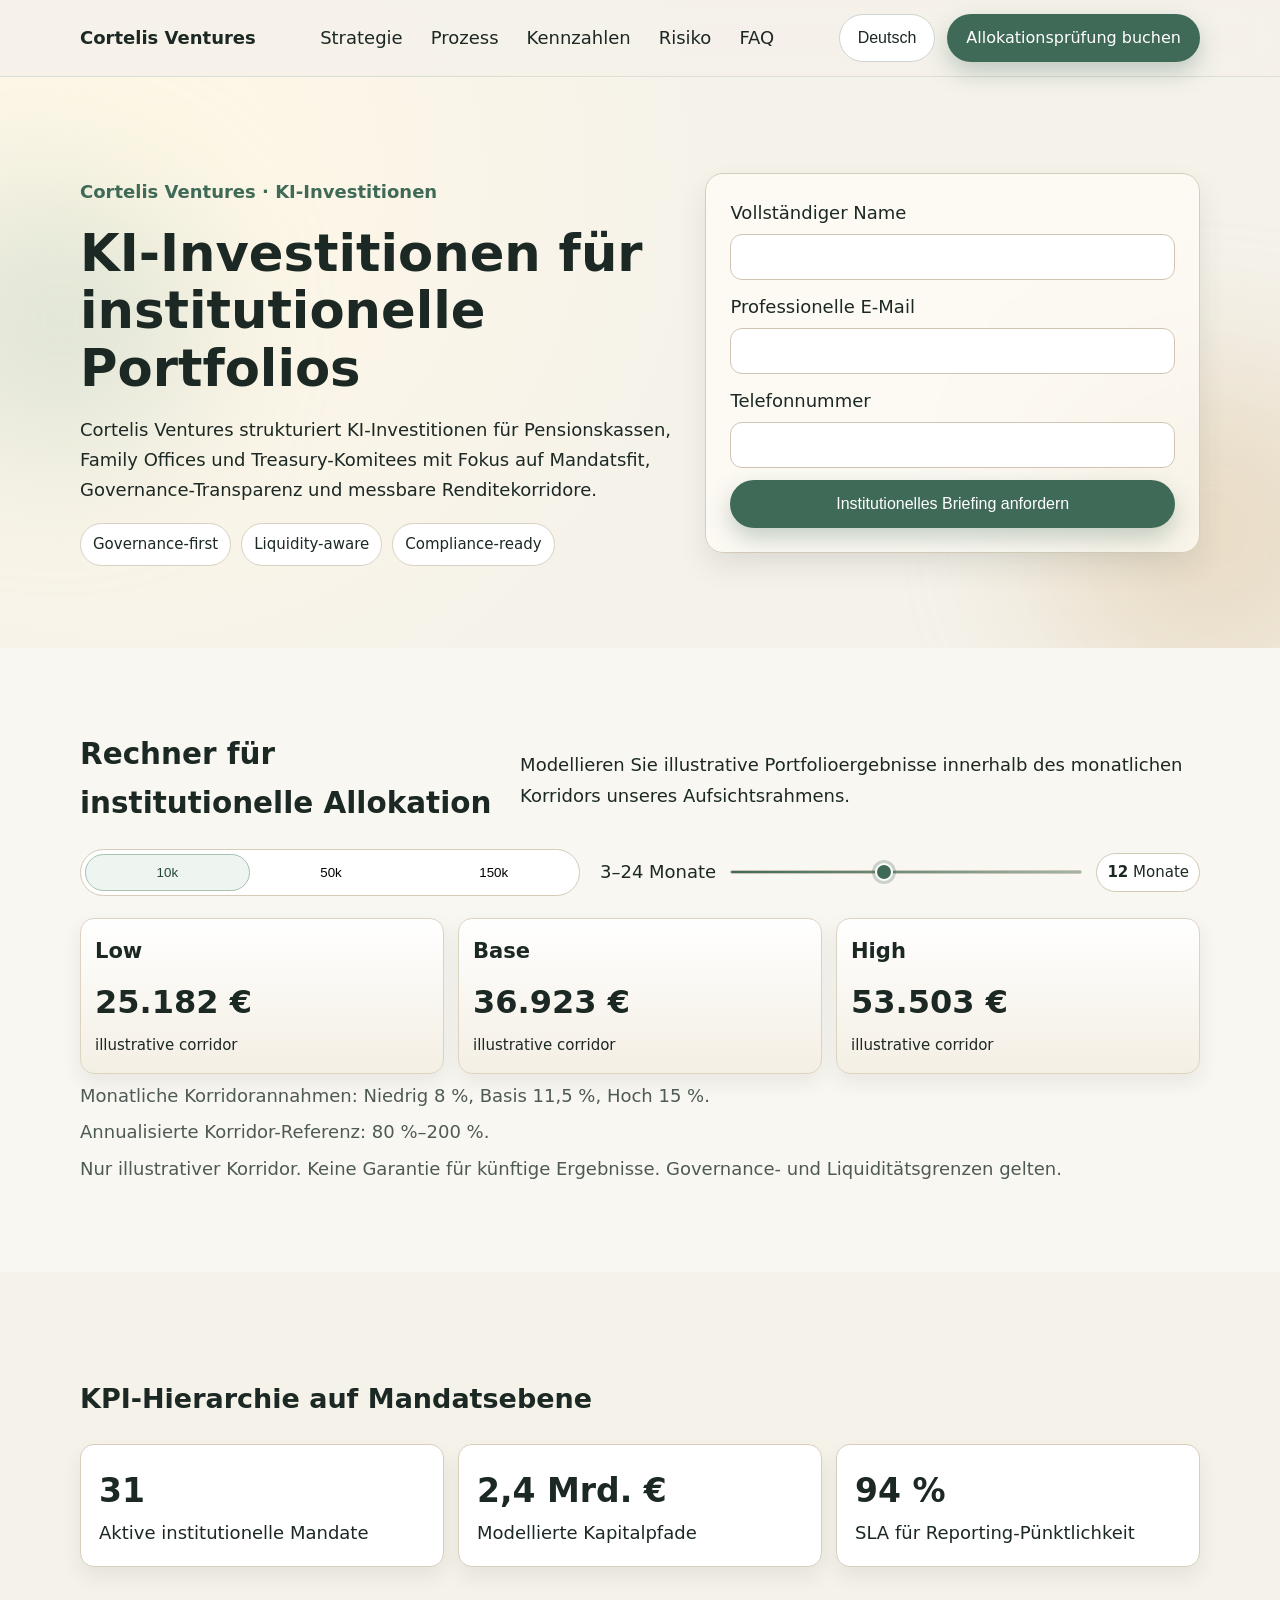
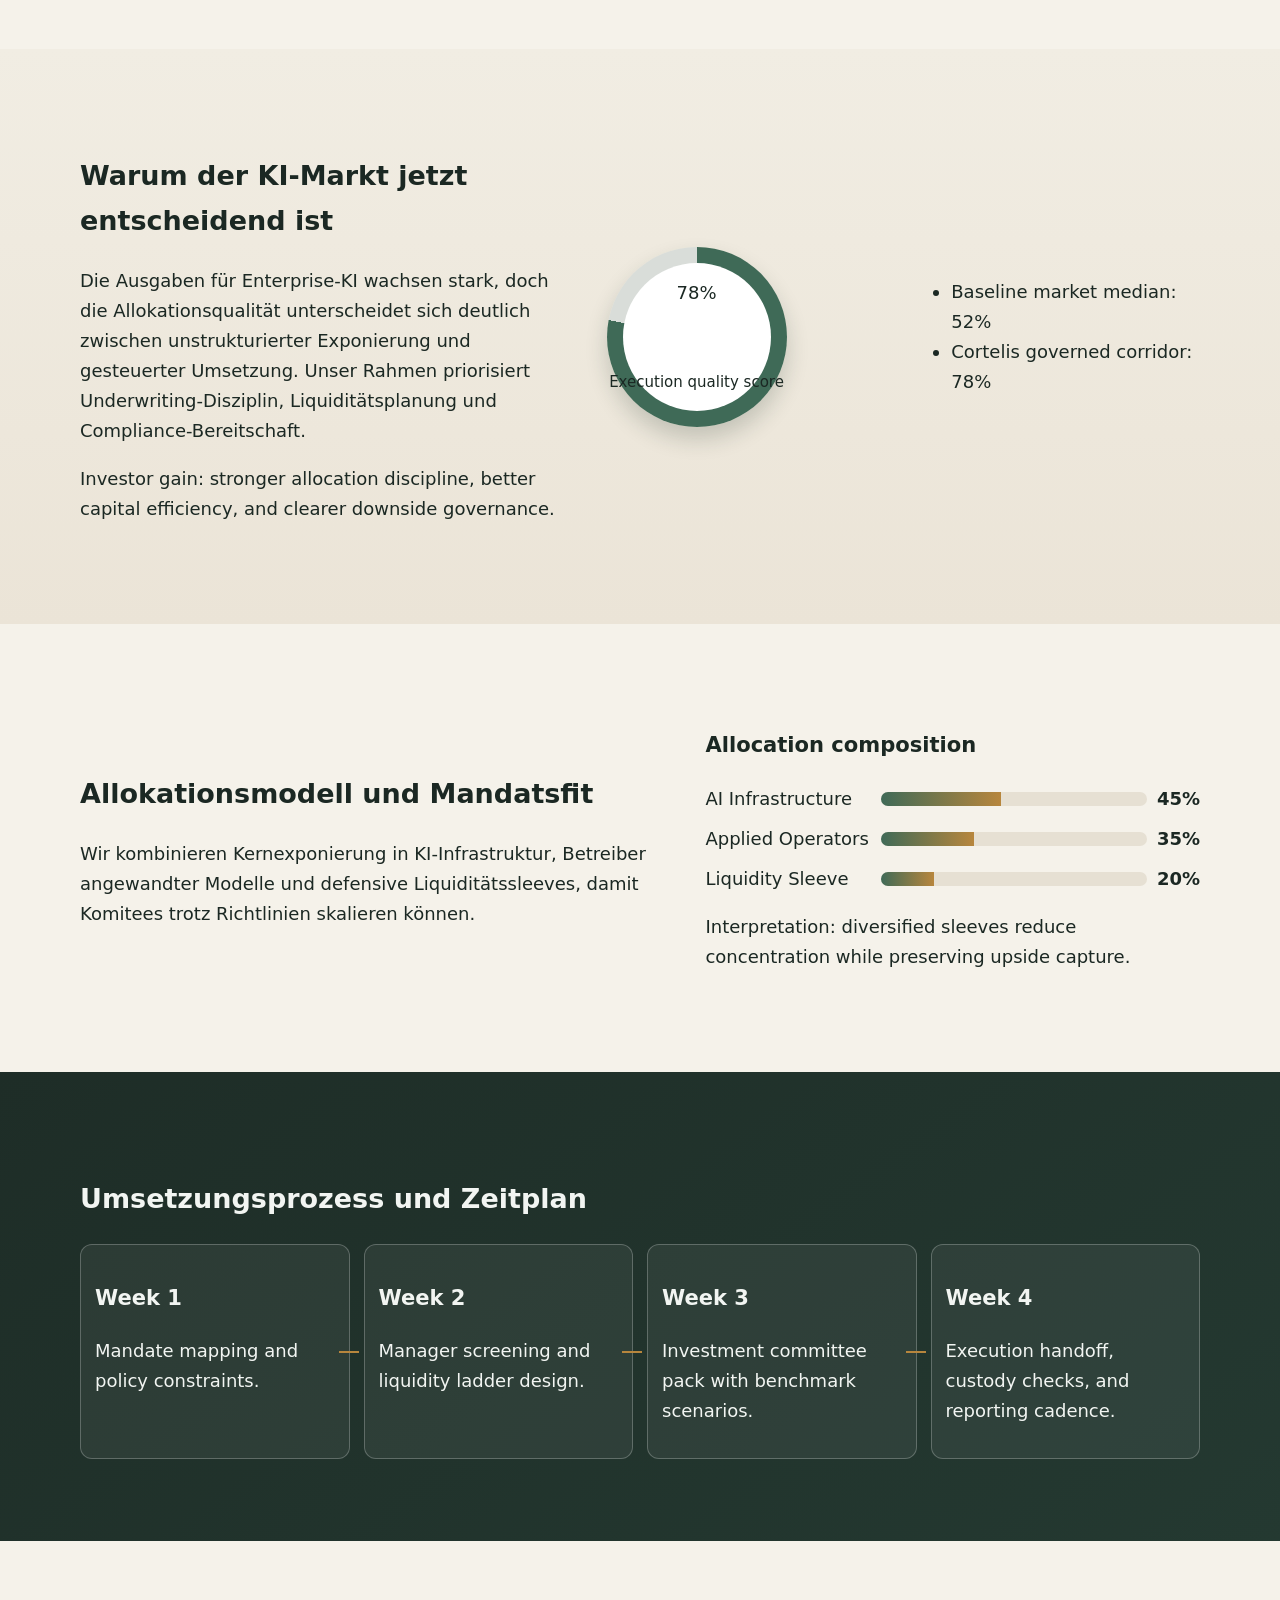
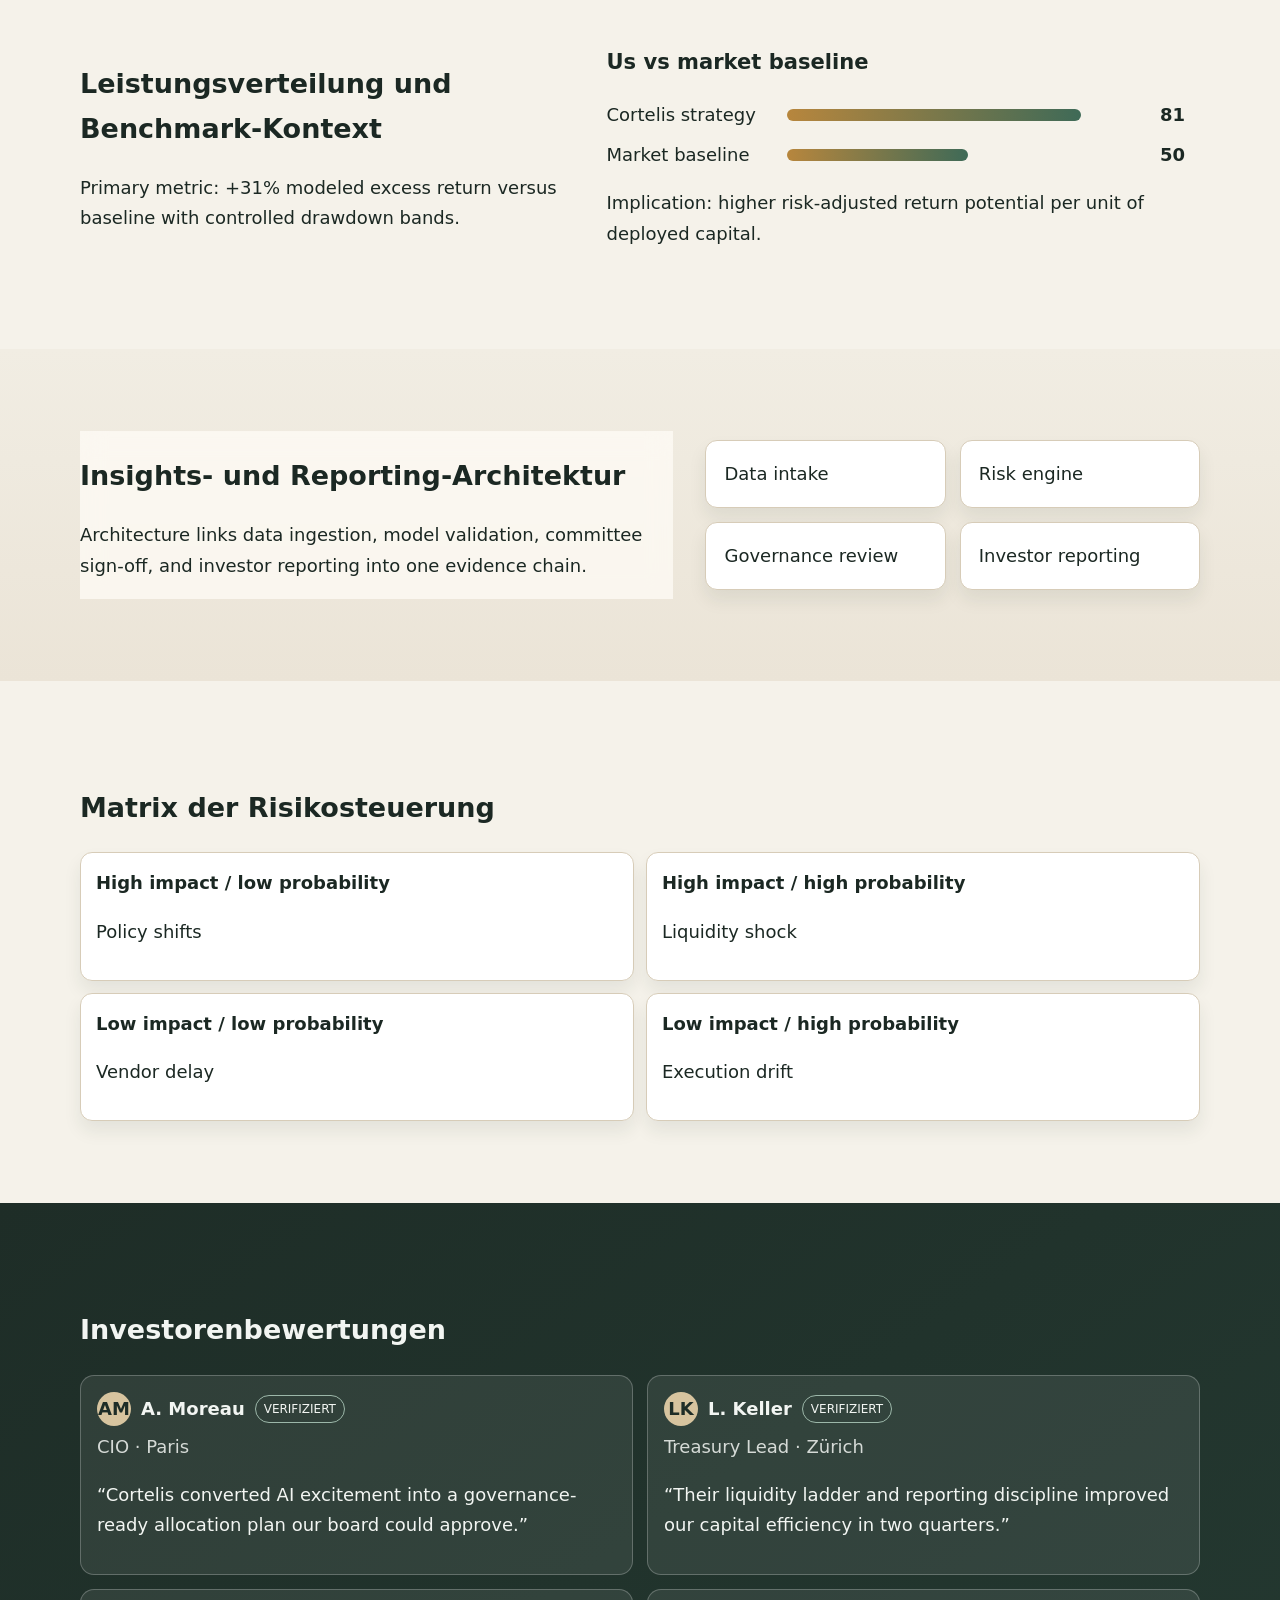
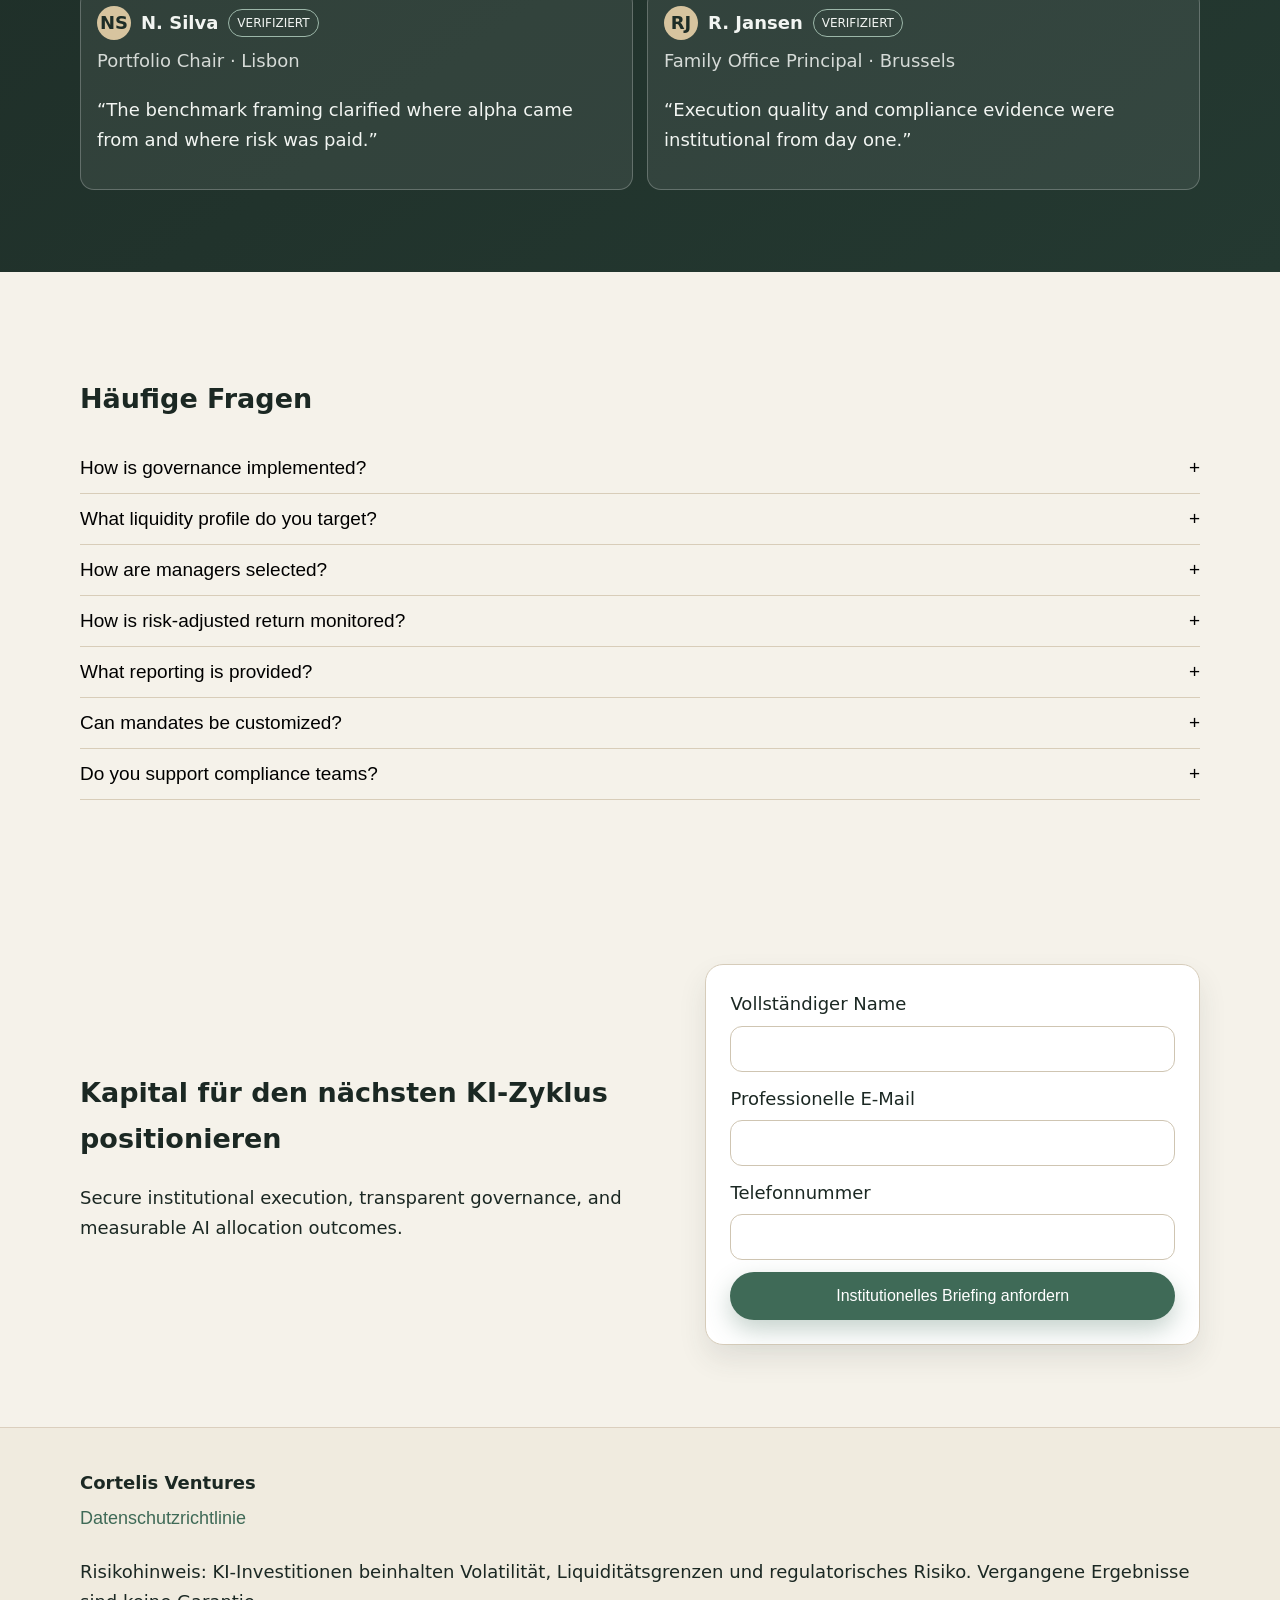
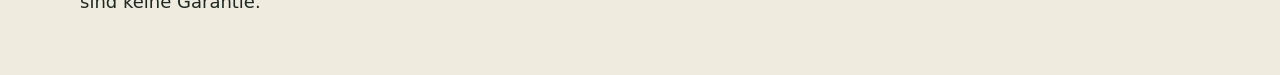
<file: de/index.html>
<!doctype html><html lang="de"><head><meta charset="utf-8"><meta name="viewport" content="width=device-width,initial-scale=1"><title>Cortelis Ventures | KI-Investitionen für institutionelles Kapital</title><meta name="description" content="Cortelis Ventures entwickelt institutionelle KI-Investitionsstrategien mit Governance, Liquiditätskontrolle und risikoadjustierter Kapitaleffizienz."><link rel="canonical" href="https://example.com/de/index.html"><link rel="alternate" hreflang="en" href="https://example.com/index.html"><link rel="alternate" hreflang="de" href="https://example.com/de/index.html"><link rel="alternate" hreflang="fr" href="https://example.com/fr/index.html"><link rel="alternate" hreflang="es" href="https://example.com/es/index.html"><link rel="alternate" hreflang="it" href="https://example.com/it/index.html"><link rel="alternate" hreflang="tr" href="https://example.com/tr/index.html"><link rel="alternate" hreflang="pt" href="https://example.com/pt/index.html"><link rel="alternate" hreflang="ja" href="https://example.com/jp/index.html"><link rel="alternate" hreflang="sk" href="https://example.com/sk/index.html"><link rel="alternate" hreflang="nl" href="https://example.com/be/index.html"><link rel="alternate" hreflang="x-default" href="https://example.com/index.html"><meta property="og:title" content="Cortelis Ventures | KI-Investitionen für institutionelles Kapital"><meta property="og:description" content="Cortelis Ventures entwickelt institutionelle KI-Investitionsstrategien mit Governance, Liquiditätskontrolle und risikoadjustierter Kapitaleffizienz."><meta property="og:type" content="website"><meta property="og:url" content="https://example.com/de/index.html"><meta name="twitter:card" content="summary_large_image"><meta name="twitter:title" content="Cortelis Ventures | KI-Investitionen für institutionelles Kapital"><meta name="twitter:description" content="Cortelis Ventures entwickelt institutionelle KI-Investitionsstrategien mit Governance, Liquiditätskontrolle und risikoadjustierter Kapitaleffizienz."><link rel="stylesheet" href="../assets/style.css"></head><body data-locale="de-DE" data-currency="EUR">
<div class="bg-mesh"></div><div class="glow glow-a"></div><div class="glow glow-b"></div>
<header class="site-header"><div class="container header-row"><a class="brand" href="../index.html">Cortelis Ventures</a><nav class="desktop-nav"><a href="#s1">Strategie</a><a href="#s2">Prozess</a><a href="#s3">Kennzahlen</a><a href="#s4">Risiko</a><a href="#s5">FAQ</a></nav><div class="header-actions"><div class="lang-wrap"><button class="lang-pill" aria-expanded="false">Deutsch</button><div class="lang-menu"><a href=''><svg viewBox='0 0 24 24' aria-hidden='true'><circle cx='12' cy='12' r='10' fill='#1f3d33'/></svg><span>English</span></a><a href='#'><svg viewBox='0 0 24 24' aria-hidden='true'><circle cx='12' cy='12' r='10' fill='#111827'/></svg><span>Deutsch</span></a><a href=''><svg viewBox='0 0 24 24' aria-hidden='true'><circle cx='12' cy='12' r='10' fill='#244b3e'/></svg><span>Français</span></a><a href=''><svg viewBox='0 0 24 24' aria-hidden='true'><circle cx='12' cy='12' r='10' fill='#b78d45'/></svg><span>Español</span></a><a href=''><svg viewBox='0 0 24 24' aria-hidden='true'><circle cx='12' cy='12' r='10' fill='#8a9d8b'/></svg><span>Italiano</span></a><a href=''><svg viewBox='0 0 24 24' aria-hidden='true'><circle cx='12' cy='12' r='10' fill='#3f5f53'/></svg><span>Türkçe</span></a><a href=''><svg viewBox='0 0 24 24' aria-hidden='true'><circle cx='12' cy='12' r='10' fill='#a3462f'/></svg><span>Português</span></a><a href=''><svg viewBox='0 0 24 24' aria-hidden='true'><circle cx='12' cy='12' r='10' fill='#4f7a68'/></svg><span>日本語</span></a><a href=''><svg viewBox='0 0 24 24' aria-hidden='true'><circle cx='12' cy='12' r='10' fill='#304a40'/></svg><span>Slovenčina</span></a><a href=''><svg viewBox='0 0 24 24' aria-hidden='true'><circle cx='12' cy='12' r='10' fill='#111'/></svg><span>Belgium</span></a><a href="../index.html">English</a><a href="../de/index.html">Deutsch</a><a href="../fr/index.html">Français</a><a href="../es/index.html">Español</a><a href="../it/index.html">Italiano</a><a href="../tr/index.html">Türkçe</a><a href="../pt/index.html">Português</a><a href="../jp/index.html">日本語</a><a href="../sk/index.html">Slovenčina</a><a href="../be/index.html">Belgium</a></div></div><a class="btn" href="#lead">Allokationsprüfung buchen</a><button class="burger" aria-label="menu" aria-expanded="false"><span></span><span></span><span></span></button></div></div></header>
<div class="drawer" aria-hidden="true"><div class="drawer-panel"><button class="drawer-close" aria-label="close">×</button><nav><a href="#s1">Strategie</a><a href="#s2">Prozess</a><a href="#s3">Kennzahlen</a><a href="#s4">Risiko</a><a href="#s5">FAQ</a></nav><div class="lang-wrap mobile"><button class="lang-pill">Deutsch</button><div class="lang-menu"><a href="../index.html">English</a><a href="../de/index.html">Deutsch</a><a href="../fr/index.html">Français</a><a href="../es/index.html">Español</a><a href="../it/index.html">Italiano</a><a href="../tr/index.html">Türkçe</a><a href="../pt/index.html">Português</a><a href="../jp/index.html">日本語</a><a href="../sk/index.html">Slovenčina</a><a href="../be/index.html">Belgium</a></div></div><a class="btn" href="#lead">Allokationsprüfung buchen</a></div></div>
<main>
<section class="hero section" id="lead"><div class="container split"><div><p class="eyebrow">Cortelis Ventures · KI-Investitionen</p><h1>KI-Investitionen für institutionelle Portfolios</h1><p>Cortelis Ventures strukturiert KI-Investitionen für Pensionskassen, Family Offices und Treasury-Komitees mit Fokus auf Mandatsfit, Governance-Transparenz und messbare Renditekorridore.</p><div class="hero-badges"><span>Governance-first</span><span>Liquidity-aware</span><span>Compliance-ready</span></div></div><form class="lead-form glass"><label>Vollständiger Name<input required></label><label>Professionelle E-Mail<input type="email" required></label><label>Telefonnummer<input required></label><button class="btn" type="submit">Institutionelles Briefing anfordern</button></form></div></section>
<section class="section calc" id="calc"><div class="container"><div class="calc-head"><h2>Rechner für institutionelle Allokation</h2><p>Modellieren Sie illustrative Portfolioergebnisse innerhalb des monatlichen Korridors unseres Aufsichtsrahmens.</p></div><div class="calc-inputs"><div class="segmented" role="tablist"><button class="amt active" data-amount="10000">10k</button><button class="amt" data-amount="50000">50k</button><button class="amt" data-amount="150000">150k</button></div><label class="slider-wrap"><span>3–24 Monate</span><input type="range" min="3" max="24" value="12" id="months"><span class="months-pill"><b id="mval">12</b> Monate</span></label></div><div class="calc-results"><article><h3>Low</h3><p id="low">-</p><small>illustrative corridor</small></article><article><h3>Base</h3><p id="base">-</p><small>illustrative corridor</small></article><article><h3>High</h3><p id="high">-</p><small>illustrative corridor</small></article></div><p class="calc-note">Monatliche Korridorannahmen: Niedrig 8 %, Basis 11,5 %, Hoch 15 %.</p><p class="calc-note">Annualisierte Korridor-Referenz: 80 %–200 %.</p><p class="calc-disc">Nur illustrativer Korridor. Keine Garantie für künftige Ergebnisse. Governance- und Liquiditätsgrenzen gelten.</p></div></section>
<section class="section" id="s1"><div class="container"><h2>KPI-Hierarchie auf Mandatsebene</h2><div class="kpi-grid"><article class="kpi"><strong>31</strong><span>Aktive institutionelle Mandate</span></article><article class="kpi"><strong>2,4 Mrd. €</strong><span>Modellierte Kapitalpfade</span></article><article class="kpi"><strong>94 %</strong><span>SLA für Reporting-Pünktlichkeit</span></article></div></div></section>
<section class="section alt" id="s2"><div class="container split reverse"><div><h2>Warum der KI-Markt jetzt entscheidend ist</h2><p>Die Ausgaben für Enterprise-KI wachsen stark, doch die Allokationsqualität unterscheidet sich deutlich zwischen unstrukturierter Exponierung und gesteuerter Umsetzung. Unser Rahmen priorisiert Underwriting-Disziplin, Liquiditätsplanung und Compliance-Bereitschaft.</p><p>Investor gain: stronger allocation discipline, better capital efficiency, and clearer downside governance.</p></div><div class="radial-wrap"><div class="ring" style="--p:78"><span>78%</span><small>Execution quality score</small></div><ul><li>Baseline market median: 52%</li><li>Cortelis governed corridor: 78%</li></ul></div></div></section>
<section class="section" id="s3"><div class="container split"><div><h2>Allokationsmodell und Mandatsfit</h2><p>Wir kombinieren Kernexponierung in KI-Infrastruktur, Betreiber angewandter Modelle und defensive Liquiditätssleeves, damit Komitees trotz Richtlinien skalieren können.</p></div><div class="stack-bars"><h3>Allocation composition</h3><div><span>AI Infrastructure</span><div class="stack"><i style="width:45%"></i></div><b>45%</b></div><div><span>Applied Operators</span><div class="stack"><i style="width:35%"></i></div><b>35%</b></div><div><span>Liquidity Sleeve</span><div class="stack"><i style="width:20%"></i></div><b>20%</b></div><p>Interpretation: diversified sleeves reduce concentration while preserving upside capture.</p></div></div></section>
<section class="section dark" id="s4"><div class="container"><h2>Umsetzungsprozess und Zeitplan</h2><div class="timeline"><article><h3>Week 1</h3><p>Mandate mapping and policy constraints.</p></article><article><h3>Week 2</h3><p>Manager screening and liquidity ladder design.</p></article><article><h3>Week 3</h3><p>Investment committee pack with benchmark scenarios.</p></article><article><h3>Week 4</h3><p>Execution handoff, custody checks, and reporting cadence.</p></article></div></div></section>
<section class="section" id="s5"><div class="container split reverse"><div><h2>Leistungsverteilung und Benchmark-Kontext</h2><p>Primary metric: +31% modeled excess return versus baseline with controlled drawdown bands.</p></div><div class="dual-bars"><h3>Us vs market baseline</h3><div><span>Cortelis strategy</span><em style="width:81%"></em><b>81</b></div><div><span>Market baseline</span><em style="width:50%"></em><b>50</b></div><p>Implication: higher risk-adjusted return potential per unit of deployed capital.</p></div></div></section>
<section class="section alt" id="s6"><div class="container split"><div class="glass"><h2>Insights- und Reporting-Architektur</h2><p>Architecture links data ingestion, model validation, committee sign-off, and investor reporting into one evidence chain.</p></div><div class="diagram"><div>Data intake</div><div>Risk engine</div><div>Governance review</div><div>Investor reporting</div></div></div></section>
<section class="section" id="s7"><div class="container"><h2>Matrix der Risikosteuerung</h2><div class="risk-matrix"><div><strong>High impact / low probability</strong><p>Policy shifts</p></div><div><strong>High impact / high probability</strong><p>Liquidity shock</p></div><div><strong>Low impact / low probability</strong><p>Vendor delay</p></div><div><strong>Low impact / high probability</strong><p>Execution drift</p></div></div></div></section>
<section class="section dark" id="s8"><div class="container"><h2>Investorenbewertungen</h2><div class="reviews"><article class='review-card reveal'><div class='review-head'><span class='avatar'>AM</span><strong>A. Moreau</strong><span class='verified'>VERIFIZIERT</span></div><p class='meta'>CIO · Paris</p><p>“Cortelis converted AI excitement into a governance-ready allocation plan our board could approve.”</p></article><article class='review-card reveal'><div class='review-head'><span class='avatar'>LK</span><strong>L. Keller</strong><span class='verified'>VERIFIZIERT</span></div><p class='meta'>Treasury Lead · Zürich</p><p>“Their liquidity ladder and reporting discipline improved our capital efficiency in two quarters.”</p></article><article class='review-card reveal'><div class='review-head'><span class='avatar'>NS</span><strong>N. Silva</strong><span class='verified'>VERIFIZIERT</span></div><p class='meta'>Portfolio Chair · Lisbon</p><p>“The benchmark framing clarified where alpha came from and where risk was paid.”</p></article><article class='review-card reveal'><div class='review-head'><span class='avatar'>RJ</span><strong>R. Jansen</strong><span class='verified'>VERIFIZIERT</span></div><p class='meta'>Family Office Principal · Brussels</p><p>“Execution quality and compliance evidence were institutional from day one.”</p></article></div></div></section>
<section class="section" id="s9"><div class="container"><h2>Häufige Fragen</h2><div class="faq"><div class='faq-item'><button aria-expanded='false'><span>How is governance implemented?</span><span>+</span></button><div class='faq-panel'><p>Each mandate receives an investment committee cadence, escalation thresholds, and audit-ready documentation.</p></div></div><div class='faq-item'><button aria-expanded='false'><span>What liquidity profile do you target?</span><span>+</span></button><div class='faq-panel'><p>We design staged liquidity ladders so redemption planning remains aligned with policy windows.</p></div></div><div class='faq-item'><button aria-expanded='false'><span>How are managers selected?</span><span>+</span></button><div class='faq-panel'><p>Selection blends quantitative scoring, operational due diligence, and compliance screens.</p></div></div><div class='faq-item'><button aria-expanded='false'><span>How is risk-adjusted return monitored?</span><span>+</span></button><div class='faq-panel'><p>We track corridor adherence, drawdown bands, and benchmark-relative contribution monthly.</p></div></div><div class='faq-item'><button aria-expanded='false'><span>What reporting is provided?</span><span>+</span></button><div class='faq-panel'><p>Institutional reports include attribution, exposure maps, and governance exceptions.</p></div></div><div class='faq-item'><button aria-expanded='false'><span>Can mandates be customized?</span><span>+</span></button><div class='faq-panel'><p>Yes, we adapt allocation bands, exclusions, and custody constraints per investor charter.</p></div></div><div class='faq-item'><button aria-expanded='false'><span>Do you support compliance teams?</span><span>+</span></button><div class='faq-panel'><p>Yes, we provide evidence packs for legal, risk, and internal control stakeholders.</p></div></div></div></div></section>
<section class="section cta" id="s10"><div class="container split"><div><h2>Kapital für den nächsten KI-Zyklus positionieren</h2><p>Secure institutional execution, transparent governance, and measurable AI allocation outcomes.</p></div><form class="lead-form"><label>Vollständiger Name<input required></label><label>Professionelle E-Mail<input type="email" required></label><label>Telefonnummer<input required></label><button class="btn" type="submit">Institutionelles Briefing anfordern</button></form></div></section>
</main>
<footer class="site-footer"><div class="container foot"><strong>Cortelis Ventures</strong><button class="privacy-link" data-open-modal>Datenschutzrichtlinie</button><p>Risikohinweis: KI-Investitionen beinhalten Volatilität, Liquiditätsgrenzen und regulatorisches Risiko. Vergangene Ergebnisse sind keine Garantie.</p></div></footer>
<div class="modal" aria-hidden="true"><div class="modal-panel"><button class="modal-x" data-close-modal aria-label="close">×</button><h2>Datenschutzrichtlinie</h2><div class="modal-body"><h3>Introduction</h3><p>Cortelis Ventures processes data for investor onboarding, communications, and regulated reporting.</p><h3>Data collection</h3><p>We collect identity, contact, mandate suitability, and interaction data submitted through forms and reporting channels.</p><h3>Legal basis</h3><p>Processing relies on consent, contractual necessity, and legitimate interest for compliance and risk control.</p><h3>Cookies</h3><p>Essential cookies support session integrity and analytics are limited to service improvement.</p><h3>Retention</h3><p>Records are retained only for required legal, audit, and fiduciary periods.</p><h3>Third-party sharing</h3><p>Data may be shared with custodians, administrators, and regulated service providers under contractual safeguards.</p><h3>Security</h3><p>Controls include encryption, access management, and monitoring with incident response procedures.</p><h3>User rights</h3><p>You may request access, correction, deletion, or processing restriction subject to regulatory obligations.</p><h3>International transfers</h3><p>Cross-border transfers use approved contractual clauses and jurisdictional risk checks.</p><h3>Industry risk disclosure</h3><p>AI investing includes model risk, valuation uncertainty, and evolving regulation.</p><h3>Contact</h3><p>privacy@cortelis.ventures</p></div><div class="modal-foot"><button class="btn ghost" data-close-modal>Schließen</button></div></div></div>
<script type="application/ld+json">{"@context":"https://schema.org","@graph":[{"@type":"Organization","name":"Cortelis Ventures","url":"https://example.com"},{"@type":"WebSite","name":"Cortelis Ventures","url":"https://example.com"},{"@type":"FAQPage","mainEntity":[{"@type":"Question","name":"How is governance implemented?","acceptedAnswer":{"@type":"Answer","text":"Each mandate receives committee cadence and audit-ready evidence."}}]},{"@type":"Review","reviewRating":{"@type":"Rating","ratingValue":"5"},"author":{"@type":"Person","name":"A. Moreau"},"reviewBody":"Institutional execution quality with transparent governance."}]}</script>
<script src="../assets/app.js" defer></script></body></html>
</file>
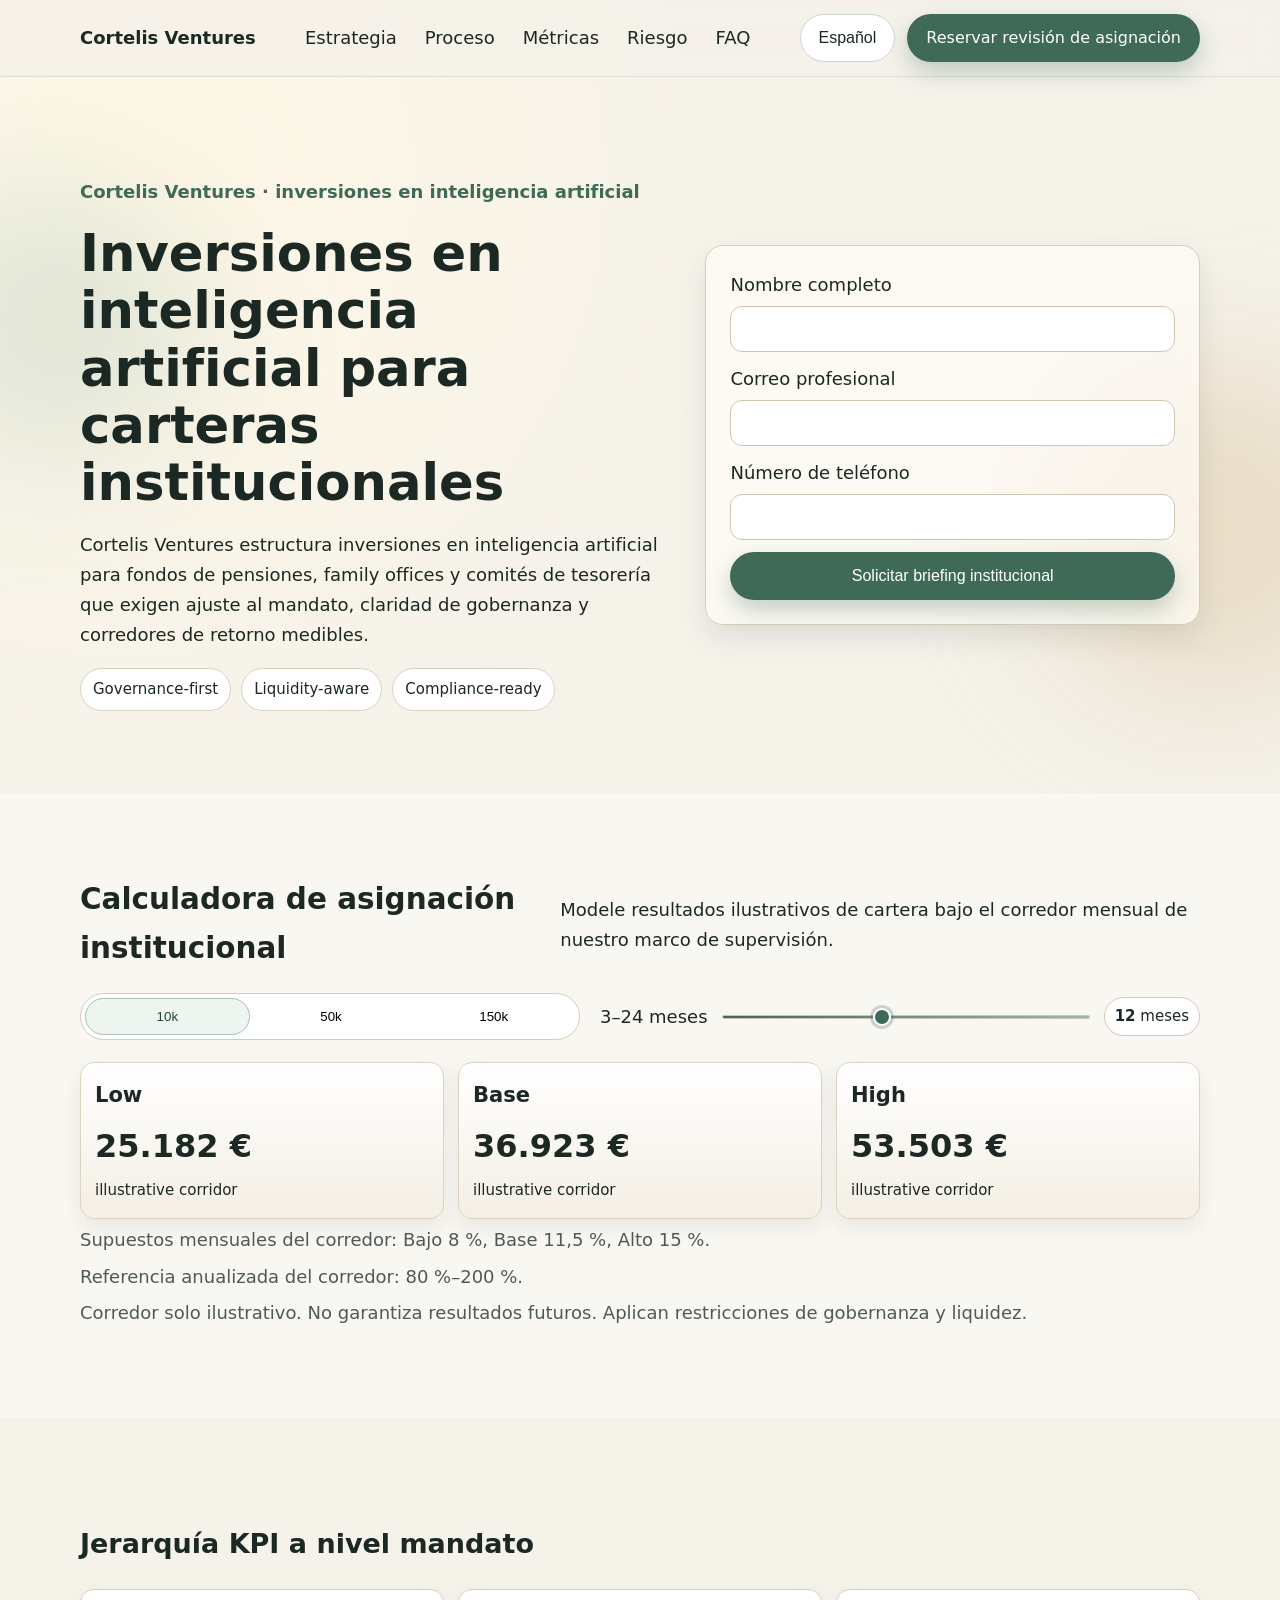
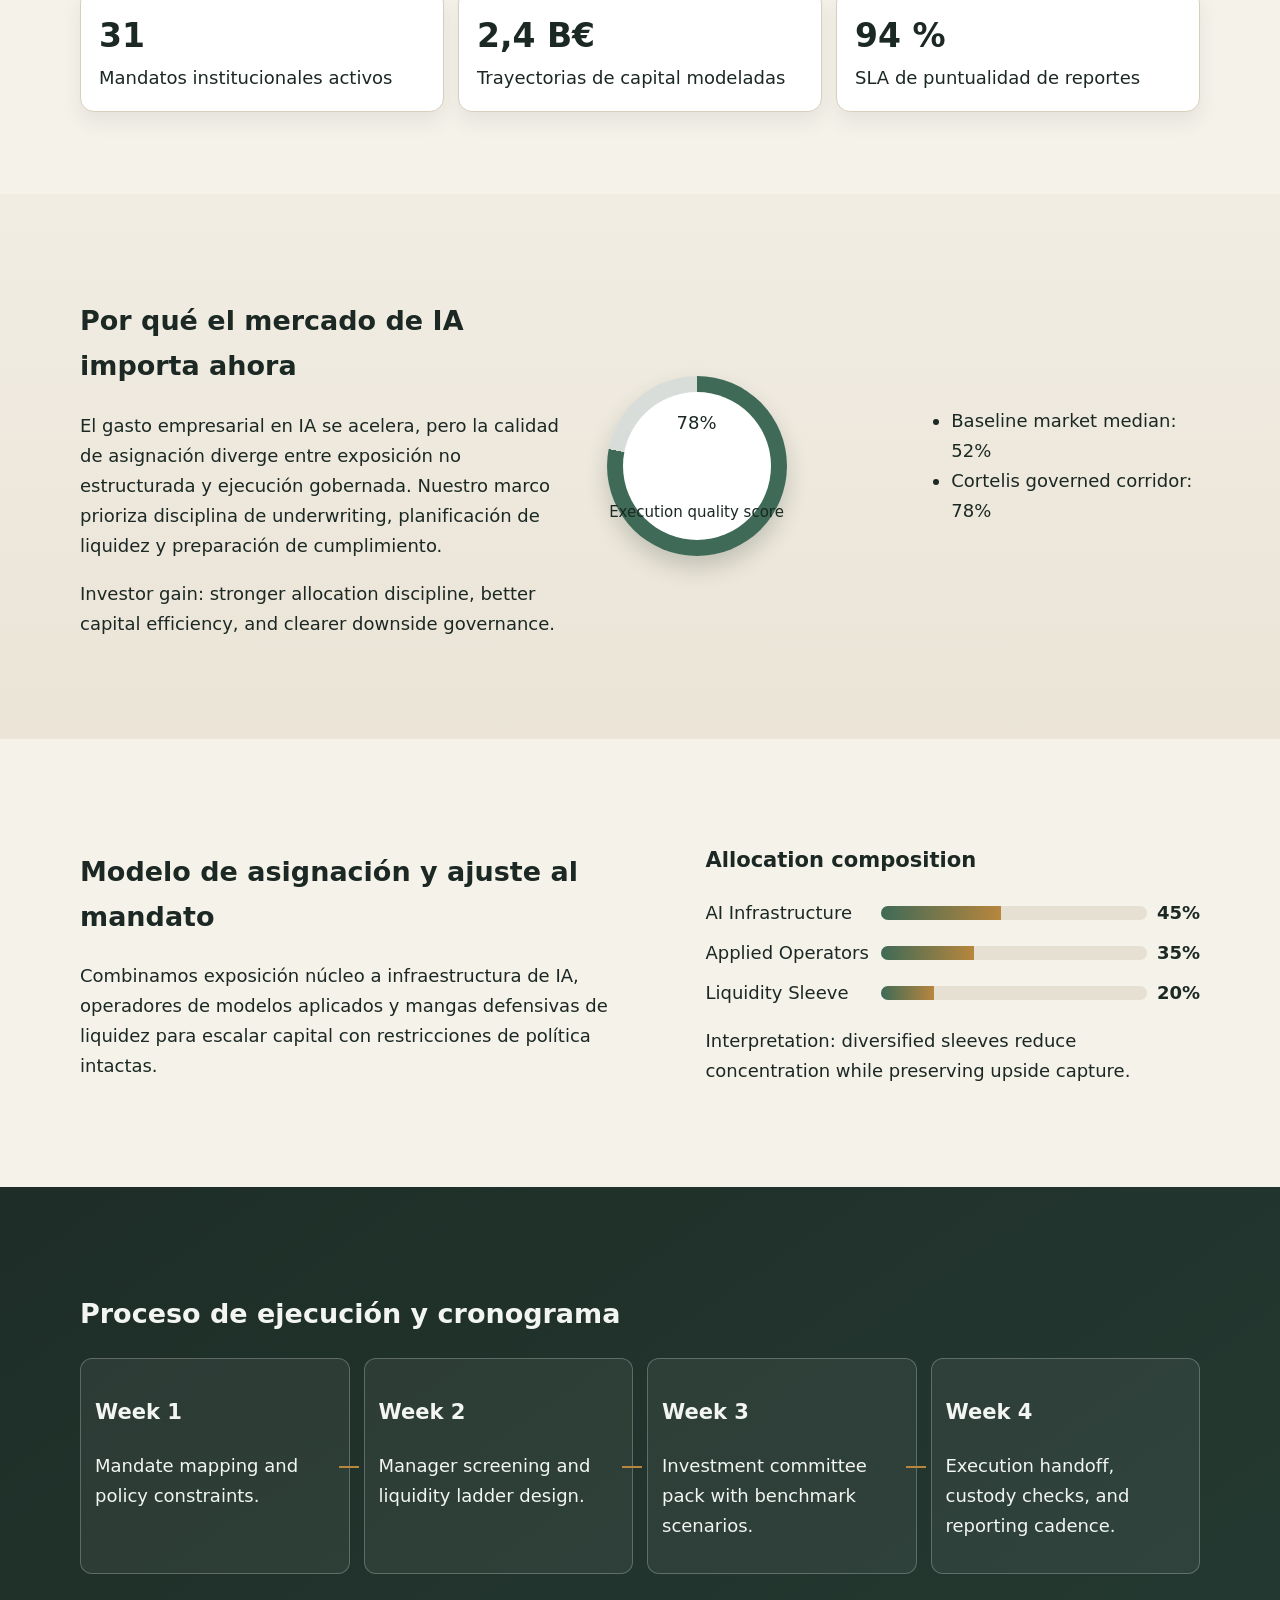
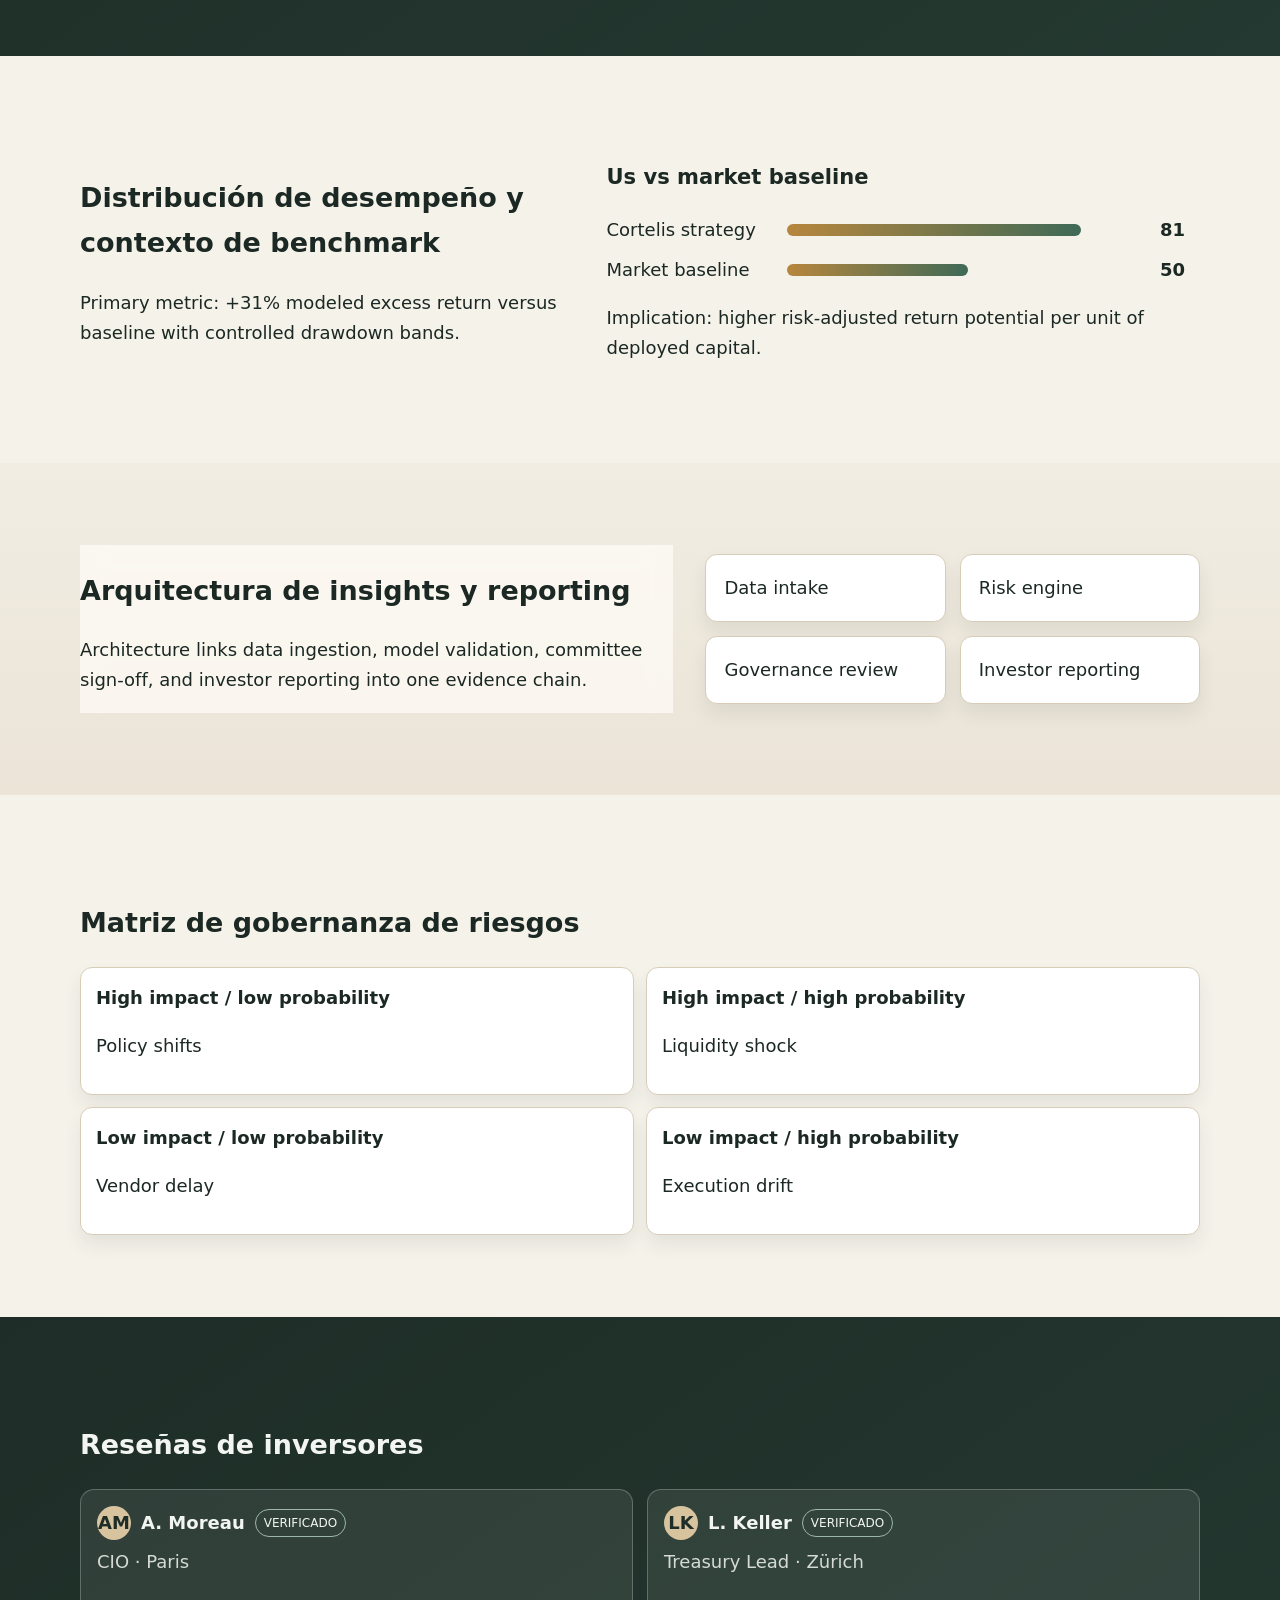
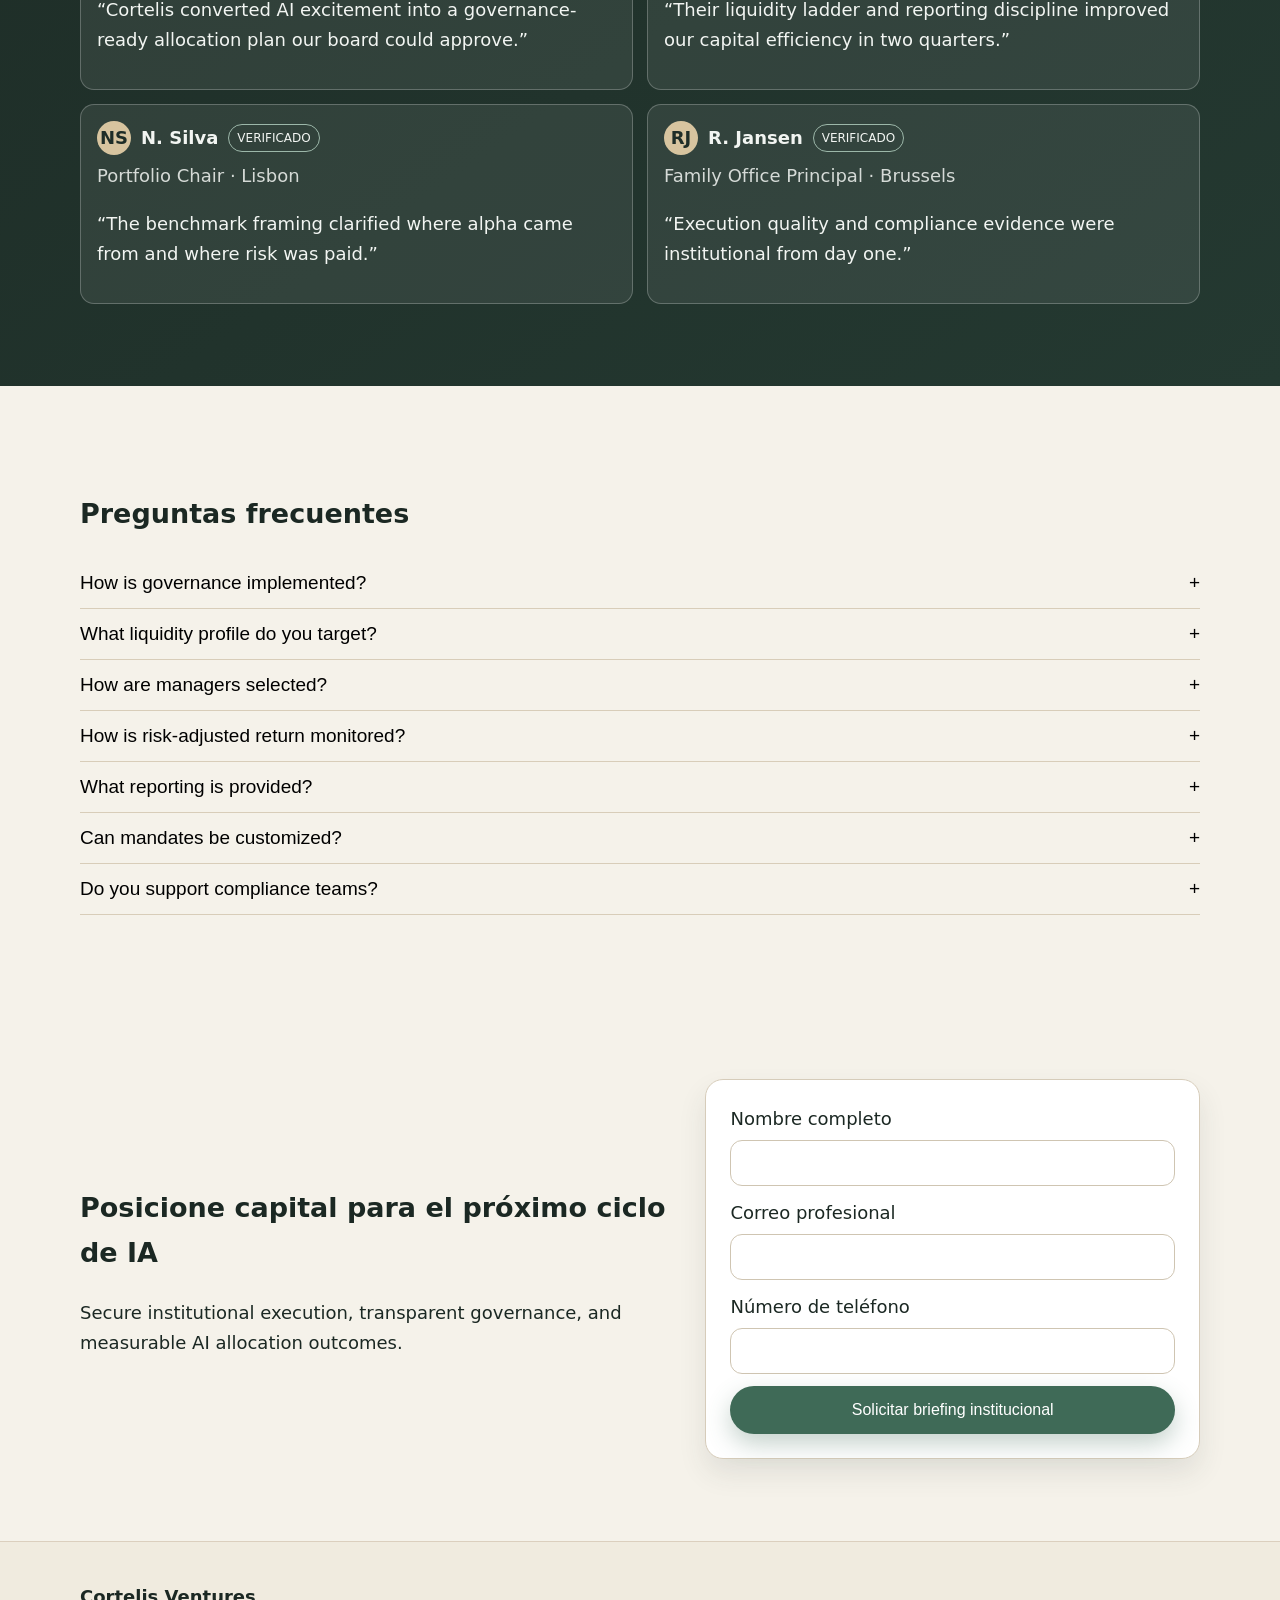
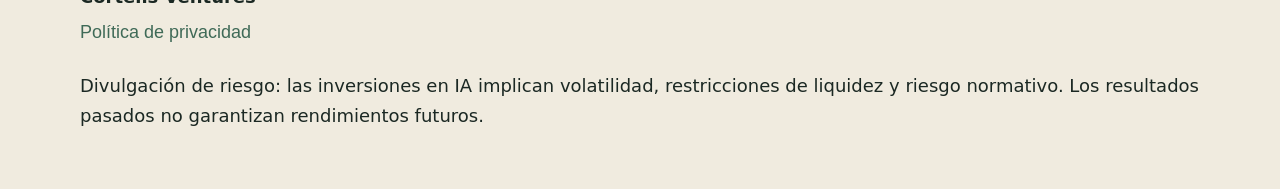
<file: es/index.html>
<!doctype html><html lang="es"><head><meta charset="utf-8"><meta name="viewport" content="width=device-width,initial-scale=1"><title>Cortelis Ventures | Inversiones en inteligencia artificial para capital institucional</title><meta name="description" content="Cortelis Ventures diseña estrategias institucionales de inversión en IA con gobernanza, control de liquidez y eficiencia de capital ajustada al riesgo."><link rel="canonical" href="https://example.com/es/index.html"><link rel="alternate" hreflang="en" href="https://example.com/index.html"><link rel="alternate" hreflang="de" href="https://example.com/de/index.html"><link rel="alternate" hreflang="fr" href="https://example.com/fr/index.html"><link rel="alternate" hreflang="es" href="https://example.com/es/index.html"><link rel="alternate" hreflang="it" href="https://example.com/it/index.html"><link rel="alternate" hreflang="tr" href="https://example.com/tr/index.html"><link rel="alternate" hreflang="pt" href="https://example.com/pt/index.html"><link rel="alternate" hreflang="ja" href="https://example.com/jp/index.html"><link rel="alternate" hreflang="sk" href="https://example.com/sk/index.html"><link rel="alternate" hreflang="nl" href="https://example.com/be/index.html"><link rel="alternate" hreflang="x-default" href="https://example.com/index.html"><meta property="og:title" content="Cortelis Ventures | Inversiones en inteligencia artificial para capital institucional"><meta property="og:description" content="Cortelis Ventures diseña estrategias institucionales de inversión en IA con gobernanza, control de liquidez y eficiencia de capital ajustada al riesgo."><meta property="og:type" content="website"><meta property="og:url" content="https://example.com/es/index.html"><meta name="twitter:card" content="summary_large_image"><meta name="twitter:title" content="Cortelis Ventures | Inversiones en inteligencia artificial para capital institucional"><meta name="twitter:description" content="Cortelis Ventures diseña estrategias institucionales de inversión en IA con gobernanza, control de liquidez y eficiencia de capital ajustada al riesgo."><link rel="stylesheet" href="../assets/style.css"></head><body data-locale="es-ES" data-currency="EUR">
<div class="bg-mesh"></div><div class="glow glow-a"></div><div class="glow glow-b"></div>
<header class="site-header"><div class="container header-row"><a class="brand" href="../index.html">Cortelis Ventures</a><nav class="desktop-nav"><a href="#s1">Estrategia</a><a href="#s2">Proceso</a><a href="#s3">Métricas</a><a href="#s4">Riesgo</a><a href="#s5">FAQ</a></nav><div class="header-actions"><div class="lang-wrap"><button class="lang-pill" aria-expanded="false">Español</button><div class="lang-menu"><a href=''><svg viewBox='0 0 24 24' aria-hidden='true'><circle cx='12' cy='12' r='10' fill='#1f3d33'/></svg><span>English</span></a><a href=''><svg viewBox='0 0 24 24' aria-hidden='true'><circle cx='12' cy='12' r='10' fill='#111827'/></svg><span>Deutsch</span></a><a href=''><svg viewBox='0 0 24 24' aria-hidden='true'><circle cx='12' cy='12' r='10' fill='#244b3e'/></svg><span>Français</span></a><a href='#'><svg viewBox='0 0 24 24' aria-hidden='true'><circle cx='12' cy='12' r='10' fill='#b78d45'/></svg><span>Español</span></a><a href=''><svg viewBox='0 0 24 24' aria-hidden='true'><circle cx='12' cy='12' r='10' fill='#8a9d8b'/></svg><span>Italiano</span></a><a href=''><svg viewBox='0 0 24 24' aria-hidden='true'><circle cx='12' cy='12' r='10' fill='#3f5f53'/></svg><span>Türkçe</span></a><a href=''><svg viewBox='0 0 24 24' aria-hidden='true'><circle cx='12' cy='12' r='10' fill='#a3462f'/></svg><span>Português</span></a><a href=''><svg viewBox='0 0 24 24' aria-hidden='true'><circle cx='12' cy='12' r='10' fill='#4f7a68'/></svg><span>日本語</span></a><a href=''><svg viewBox='0 0 24 24' aria-hidden='true'><circle cx='12' cy='12' r='10' fill='#304a40'/></svg><span>Slovenčina</span></a><a href=''><svg viewBox='0 0 24 24' aria-hidden='true'><circle cx='12' cy='12' r='10' fill='#111'/></svg><span>Belgium</span></a><a href="../index.html">English</a><a href="../de/index.html">Deutsch</a><a href="../fr/index.html">Français</a><a href="../es/index.html">Español</a><a href="../it/index.html">Italiano</a><a href="../tr/index.html">Türkçe</a><a href="../pt/index.html">Português</a><a href="../jp/index.html">日本語</a><a href="../sk/index.html">Slovenčina</a><a href="../be/index.html">Belgium</a></div></div><a class="btn" href="#lead">Reservar revisión de asignación</a><button class="burger" aria-label="menu" aria-expanded="false"><span></span><span></span><span></span></button></div></div></header>
<div class="drawer" aria-hidden="true"><div class="drawer-panel"><button class="drawer-close" aria-label="close">×</button><nav><a href="#s1">Estrategia</a><a href="#s2">Proceso</a><a href="#s3">Métricas</a><a href="#s4">Riesgo</a><a href="#s5">FAQ</a></nav><div class="lang-wrap mobile"><button class="lang-pill">Español</button><div class="lang-menu"><a href="../index.html">English</a><a href="../de/index.html">Deutsch</a><a href="../fr/index.html">Français</a><a href="../es/index.html">Español</a><a href="../it/index.html">Italiano</a><a href="../tr/index.html">Türkçe</a><a href="../pt/index.html">Português</a><a href="../jp/index.html">日本語</a><a href="../sk/index.html">Slovenčina</a><a href="../be/index.html">Belgium</a></div></div><a class="btn" href="#lead">Reservar revisión de asignación</a></div></div>
<main>
<section class="hero section" id="lead"><div class="container split"><div><p class="eyebrow">Cortelis Ventures · inversiones en inteligencia artificial</p><h1>Inversiones en inteligencia artificial para carteras institucionales</h1><p>Cortelis Ventures estructura inversiones en inteligencia artificial para fondos de pensiones, family offices y comités de tesorería que exigen ajuste al mandato, claridad de gobernanza y corredores de retorno medibles.</p><div class="hero-badges"><span>Governance-first</span><span>Liquidity-aware</span><span>Compliance-ready</span></div></div><form class="lead-form glass"><label>Nombre completo<input required></label><label>Correo profesional<input type="email" required></label><label>Número de teléfono<input required></label><button class="btn" type="submit">Solicitar briefing institucional</button></form></div></section>
<section class="section calc" id="calc"><div class="container"><div class="calc-head"><h2>Calculadora de asignación institucional</h2><p>Modele resultados ilustrativos de cartera bajo el corredor mensual de nuestro marco de supervisión.</p></div><div class="calc-inputs"><div class="segmented" role="tablist"><button class="amt active" data-amount="10000">10k</button><button class="amt" data-amount="50000">50k</button><button class="amt" data-amount="150000">150k</button></div><label class="slider-wrap"><span>3–24 meses</span><input type="range" min="3" max="24" value="12" id="months"><span class="months-pill"><b id="mval">12</b> meses</span></label></div><div class="calc-results"><article><h3>Low</h3><p id="low">-</p><small>illustrative corridor</small></article><article><h3>Base</h3><p id="base">-</p><small>illustrative corridor</small></article><article><h3>High</h3><p id="high">-</p><small>illustrative corridor</small></article></div><p class="calc-note">Supuestos mensuales del corredor: Bajo 8 %, Base 11,5 %, Alto 15 %.</p><p class="calc-note">Referencia anualizada del corredor: 80 %–200 %.</p><p class="calc-disc">Corredor solo ilustrativo. No garantiza resultados futuros. Aplican restricciones de gobernanza y liquidez.</p></div></section>
<section class="section" id="s1"><div class="container"><h2>Jerarquía KPI a nivel mandato</h2><div class="kpi-grid"><article class="kpi"><strong>31</strong><span>Mandatos institucionales activos</span></article><article class="kpi"><strong>2,4 B€</strong><span>Trayectorias de capital modeladas</span></article><article class="kpi"><strong>94 %</strong><span>SLA de puntualidad de reportes</span></article></div></div></section>
<section class="section alt" id="s2"><div class="container split reverse"><div><h2>Por qué el mercado de IA importa ahora</h2><p>El gasto empresarial en IA se acelera, pero la calidad de asignación diverge entre exposición no estructurada y ejecución gobernada. Nuestro marco prioriza disciplina de underwriting, planificación de liquidez y preparación de cumplimiento.</p><p>Investor gain: stronger allocation discipline, better capital efficiency, and clearer downside governance.</p></div><div class="radial-wrap"><div class="ring" style="--p:78"><span>78%</span><small>Execution quality score</small></div><ul><li>Baseline market median: 52%</li><li>Cortelis governed corridor: 78%</li></ul></div></div></section>
<section class="section" id="s3"><div class="container split"><div><h2>Modelo de asignación y ajuste al mandato</h2><p>Combinamos exposición núcleo a infraestructura de IA, operadores de modelos aplicados y mangas defensivas de liquidez para escalar capital con restricciones de política intactas.</p></div><div class="stack-bars"><h3>Allocation composition</h3><div><span>AI Infrastructure</span><div class="stack"><i style="width:45%"></i></div><b>45%</b></div><div><span>Applied Operators</span><div class="stack"><i style="width:35%"></i></div><b>35%</b></div><div><span>Liquidity Sleeve</span><div class="stack"><i style="width:20%"></i></div><b>20%</b></div><p>Interpretation: diversified sleeves reduce concentration while preserving upside capture.</p></div></div></section>
<section class="section dark" id="s4"><div class="container"><h2>Proceso de ejecución y cronograma</h2><div class="timeline"><article><h3>Week 1</h3><p>Mandate mapping and policy constraints.</p></article><article><h3>Week 2</h3><p>Manager screening and liquidity ladder design.</p></article><article><h3>Week 3</h3><p>Investment committee pack with benchmark scenarios.</p></article><article><h3>Week 4</h3><p>Execution handoff, custody checks, and reporting cadence.</p></article></div></div></section>
<section class="section" id="s5"><div class="container split reverse"><div><h2>Distribución de desempeño y contexto de benchmark</h2><p>Primary metric: +31% modeled excess return versus baseline with controlled drawdown bands.</p></div><div class="dual-bars"><h3>Us vs market baseline</h3><div><span>Cortelis strategy</span><em style="width:81%"></em><b>81</b></div><div><span>Market baseline</span><em style="width:50%"></em><b>50</b></div><p>Implication: higher risk-adjusted return potential per unit of deployed capital.</p></div></div></section>
<section class="section alt" id="s6"><div class="container split"><div class="glass"><h2>Arquitectura de insights y reporting</h2><p>Architecture links data ingestion, model validation, committee sign-off, and investor reporting into one evidence chain.</p></div><div class="diagram"><div>Data intake</div><div>Risk engine</div><div>Governance review</div><div>Investor reporting</div></div></div></section>
<section class="section" id="s7"><div class="container"><h2>Matriz de gobernanza de riesgos</h2><div class="risk-matrix"><div><strong>High impact / low probability</strong><p>Policy shifts</p></div><div><strong>High impact / high probability</strong><p>Liquidity shock</p></div><div><strong>Low impact / low probability</strong><p>Vendor delay</p></div><div><strong>Low impact / high probability</strong><p>Execution drift</p></div></div></div></section>
<section class="section dark" id="s8"><div class="container"><h2>Reseñas de inversores</h2><div class="reviews"><article class='review-card reveal'><div class='review-head'><span class='avatar'>AM</span><strong>A. Moreau</strong><span class='verified'>VERIFICADO</span></div><p class='meta'>CIO · Paris</p><p>“Cortelis converted AI excitement into a governance-ready allocation plan our board could approve.”</p></article><article class='review-card reveal'><div class='review-head'><span class='avatar'>LK</span><strong>L. Keller</strong><span class='verified'>VERIFICADO</span></div><p class='meta'>Treasury Lead · Zürich</p><p>“Their liquidity ladder and reporting discipline improved our capital efficiency in two quarters.”</p></article><article class='review-card reveal'><div class='review-head'><span class='avatar'>NS</span><strong>N. Silva</strong><span class='verified'>VERIFICADO</span></div><p class='meta'>Portfolio Chair · Lisbon</p><p>“The benchmark framing clarified where alpha came from and where risk was paid.”</p></article><article class='review-card reveal'><div class='review-head'><span class='avatar'>RJ</span><strong>R. Jansen</strong><span class='verified'>VERIFICADO</span></div><p class='meta'>Family Office Principal · Brussels</p><p>“Execution quality and compliance evidence were institutional from day one.”</p></article></div></div></section>
<section class="section" id="s9"><div class="container"><h2>Preguntas frecuentes</h2><div class="faq"><div class='faq-item'><button aria-expanded='false'><span>How is governance implemented?</span><span>+</span></button><div class='faq-panel'><p>Each mandate receives an investment committee cadence, escalation thresholds, and audit-ready documentation.</p></div></div><div class='faq-item'><button aria-expanded='false'><span>What liquidity profile do you target?</span><span>+</span></button><div class='faq-panel'><p>We design staged liquidity ladders so redemption planning remains aligned with policy windows.</p></div></div><div class='faq-item'><button aria-expanded='false'><span>How are managers selected?</span><span>+</span></button><div class='faq-panel'><p>Selection blends quantitative scoring, operational due diligence, and compliance screens.</p></div></div><div class='faq-item'><button aria-expanded='false'><span>How is risk-adjusted return monitored?</span><span>+</span></button><div class='faq-panel'><p>We track corridor adherence, drawdown bands, and benchmark-relative contribution monthly.</p></div></div><div class='faq-item'><button aria-expanded='false'><span>What reporting is provided?</span><span>+</span></button><div class='faq-panel'><p>Institutional reports include attribution, exposure maps, and governance exceptions.</p></div></div><div class='faq-item'><button aria-expanded='false'><span>Can mandates be customized?</span><span>+</span></button><div class='faq-panel'><p>Yes, we adapt allocation bands, exclusions, and custody constraints per investor charter.</p></div></div><div class='faq-item'><button aria-expanded='false'><span>Do you support compliance teams?</span><span>+</span></button><div class='faq-panel'><p>Yes, we provide evidence packs for legal, risk, and internal control stakeholders.</p></div></div></div></div></section>
<section class="section cta" id="s10"><div class="container split"><div><h2>Posicione capital para el próximo ciclo de IA</h2><p>Secure institutional execution, transparent governance, and measurable AI allocation outcomes.</p></div><form class="lead-form"><label>Nombre completo<input required></label><label>Correo profesional<input type="email" required></label><label>Número de teléfono<input required></label><button class="btn" type="submit">Solicitar briefing institucional</button></form></div></section>
</main>
<footer class="site-footer"><div class="container foot"><strong>Cortelis Ventures</strong><button class="privacy-link" data-open-modal>Política de privacidad</button><p>Divulgación de riesgo: las inversiones en IA implican volatilidad, restricciones de liquidez y riesgo normativo. Los resultados pasados no garantizan rendimientos futuros.</p></div></footer>
<div class="modal" aria-hidden="true"><div class="modal-panel"><button class="modal-x" data-close-modal aria-label="close">×</button><h2>Política de privacidad</h2><div class="modal-body"><h3>Introduction</h3><p>Cortelis Ventures processes data for investor onboarding, communications, and regulated reporting.</p><h3>Data collection</h3><p>We collect identity, contact, mandate suitability, and interaction data submitted through forms and reporting channels.</p><h3>Legal basis</h3><p>Processing relies on consent, contractual necessity, and legitimate interest for compliance and risk control.</p><h3>Cookies</h3><p>Essential cookies support session integrity and analytics are limited to service improvement.</p><h3>Retention</h3><p>Records are retained only for required legal, audit, and fiduciary periods.</p><h3>Third-party sharing</h3><p>Data may be shared with custodians, administrators, and regulated service providers under contractual safeguards.</p><h3>Security</h3><p>Controls include encryption, access management, and monitoring with incident response procedures.</p><h3>User rights</h3><p>You may request access, correction, deletion, or processing restriction subject to regulatory obligations.</p><h3>International transfers</h3><p>Cross-border transfers use approved contractual clauses and jurisdictional risk checks.</p><h3>Industry risk disclosure</h3><p>AI investing includes model risk, valuation uncertainty, and evolving regulation.</p><h3>Contact</h3><p>privacy@cortelis.ventures</p></div><div class="modal-foot"><button class="btn ghost" data-close-modal>Cerrar</button></div></div></div>
<script type="application/ld+json">{"@context":"https://schema.org","@graph":[{"@type":"Organization","name":"Cortelis Ventures","url":"https://example.com"},{"@type":"WebSite","name":"Cortelis Ventures","url":"https://example.com"},{"@type":"FAQPage","mainEntity":[{"@type":"Question","name":"How is governance implemented?","acceptedAnswer":{"@type":"Answer","text":"Each mandate receives committee cadence and audit-ready evidence."}}]},{"@type":"Review","reviewRating":{"@type":"Rating","ratingValue":"5"},"author":{"@type":"Person","name":"A. Moreau"},"reviewBody":"Institutional execution quality with transparent governance."}]}</script>
<script src="../assets/app.js" defer></script></body></html>
</file>
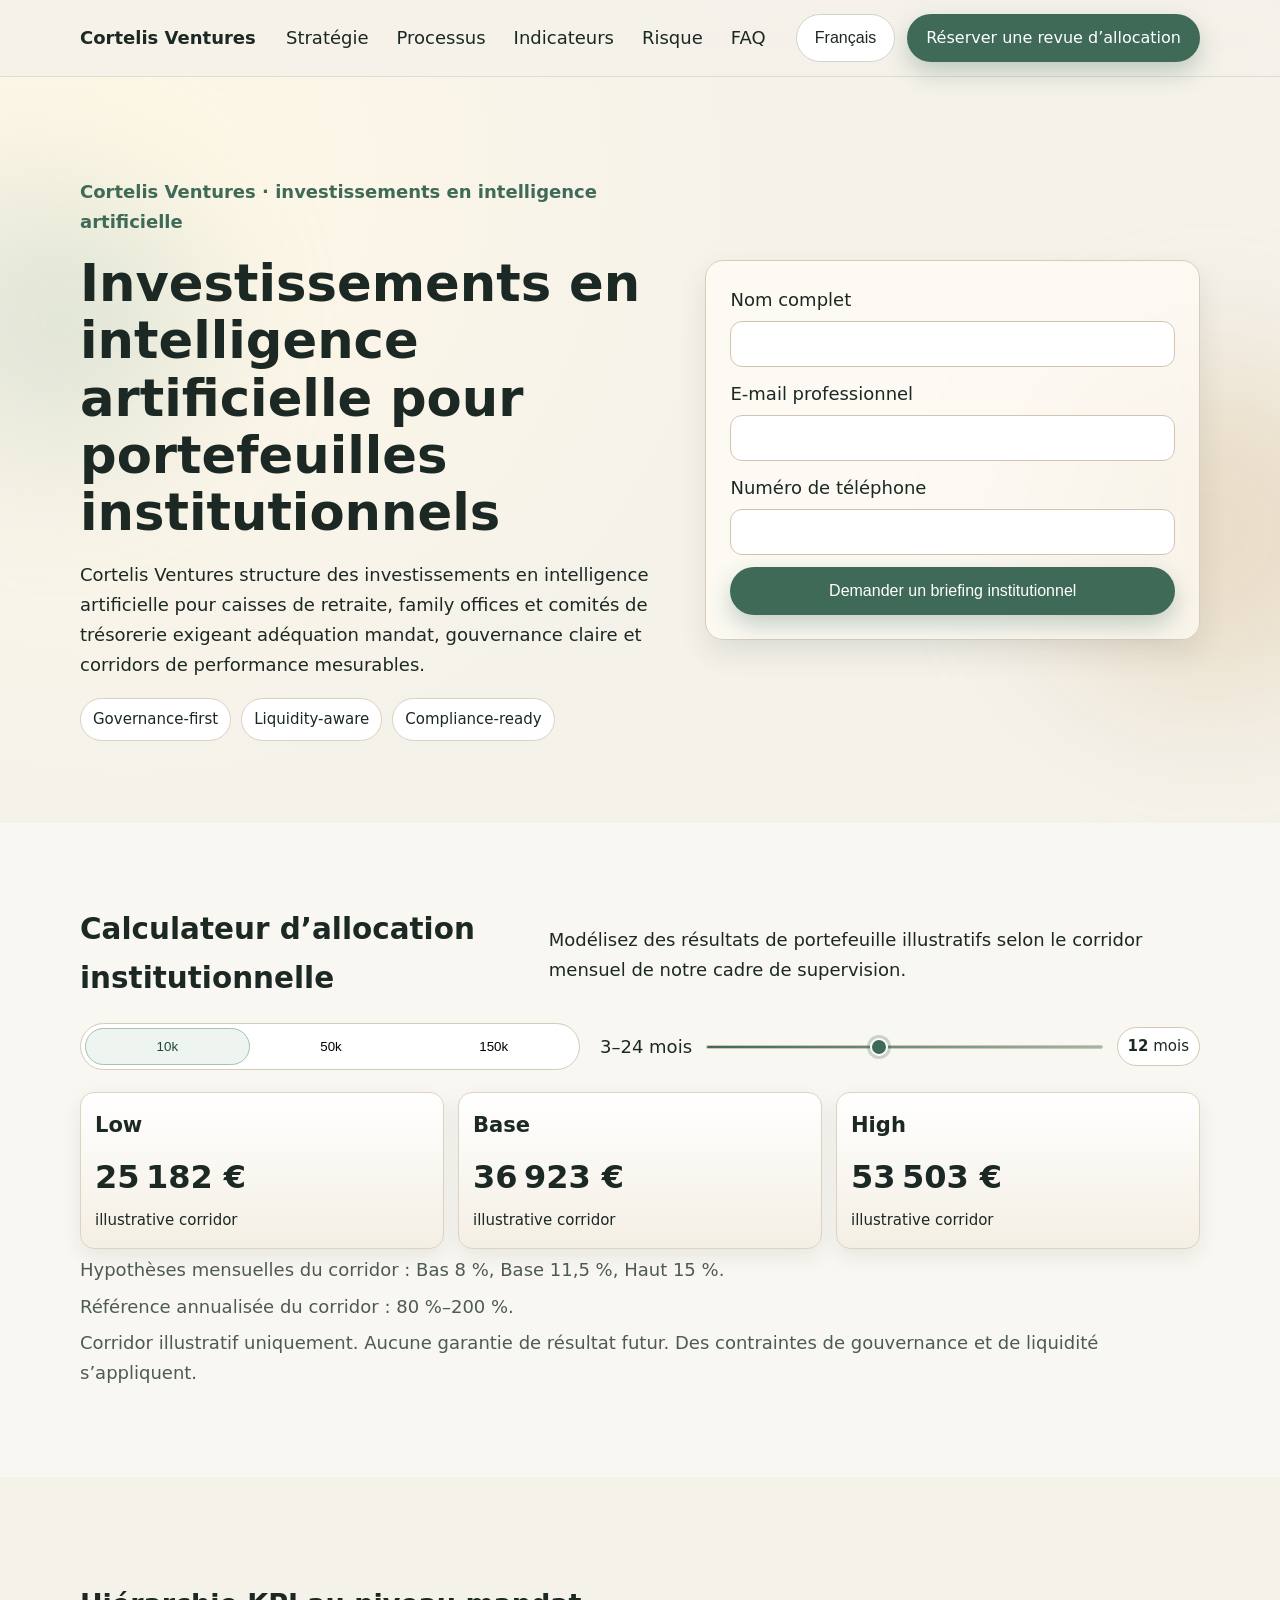
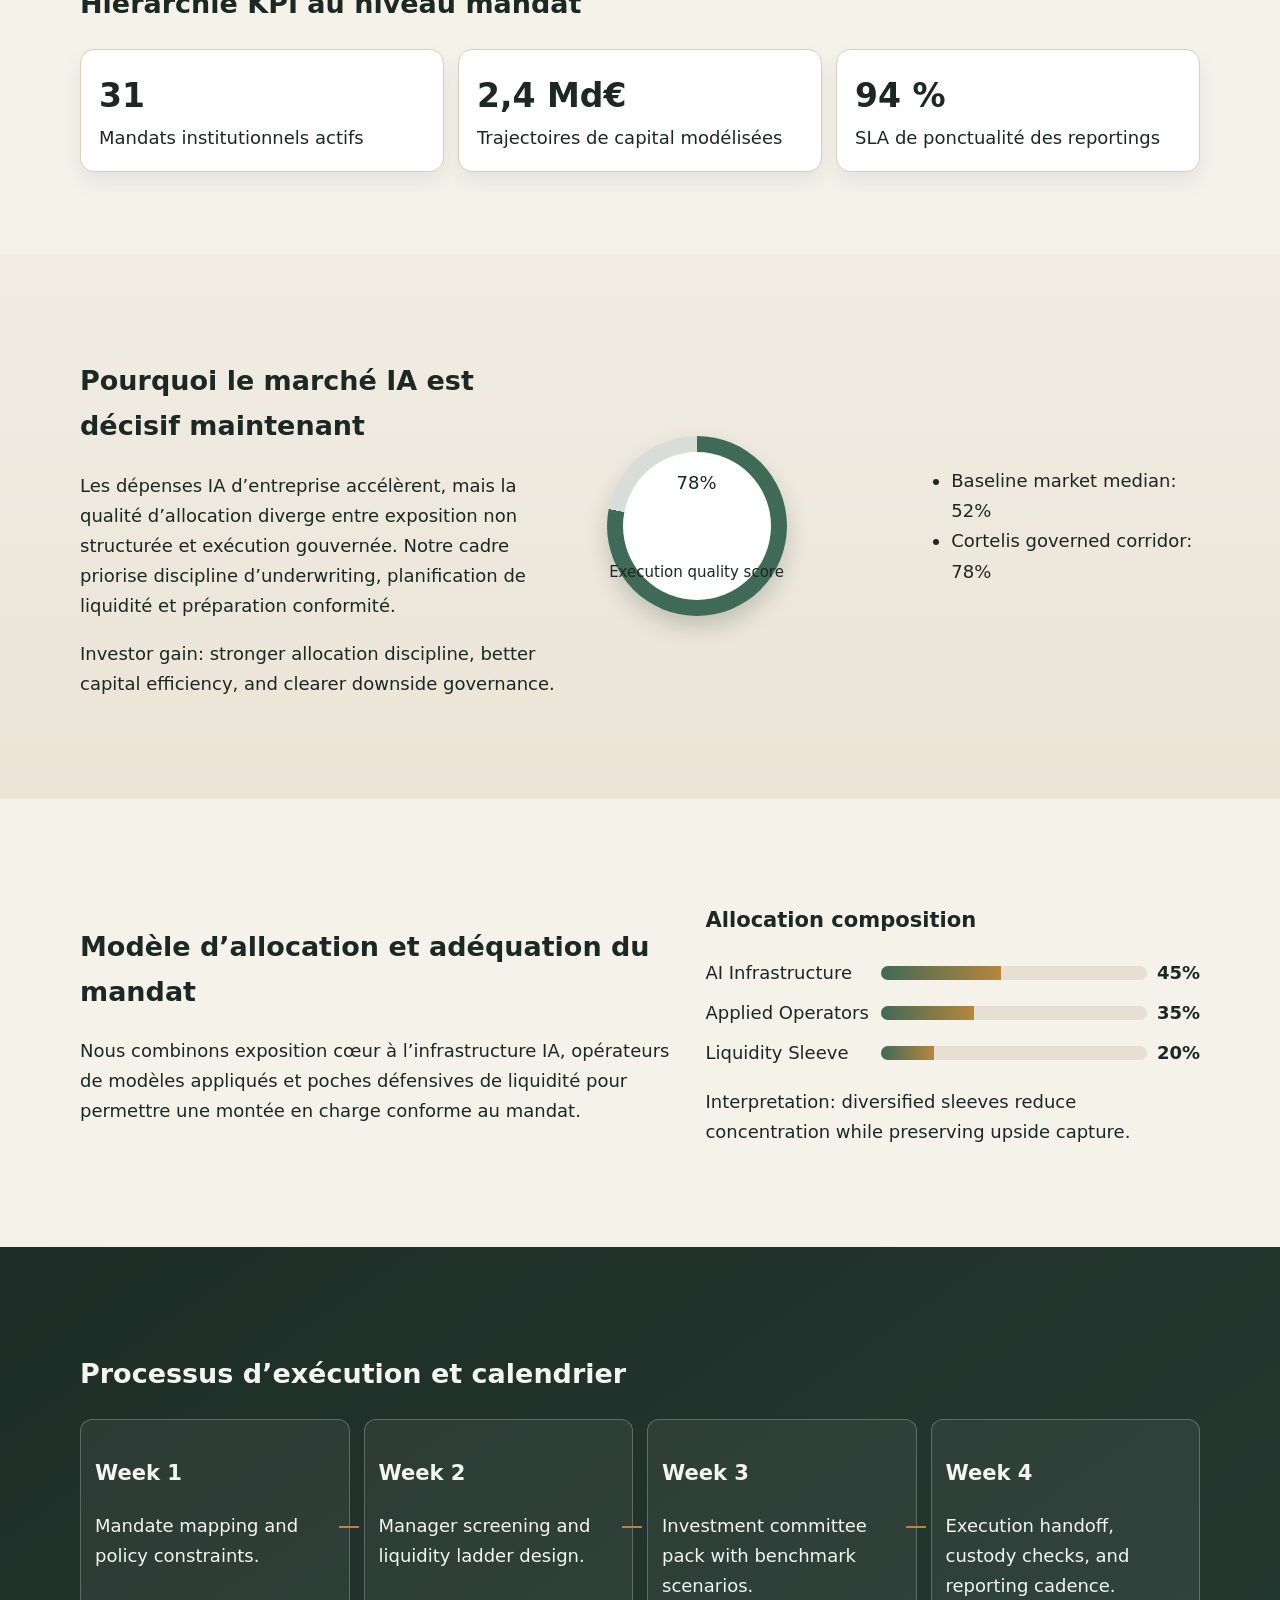
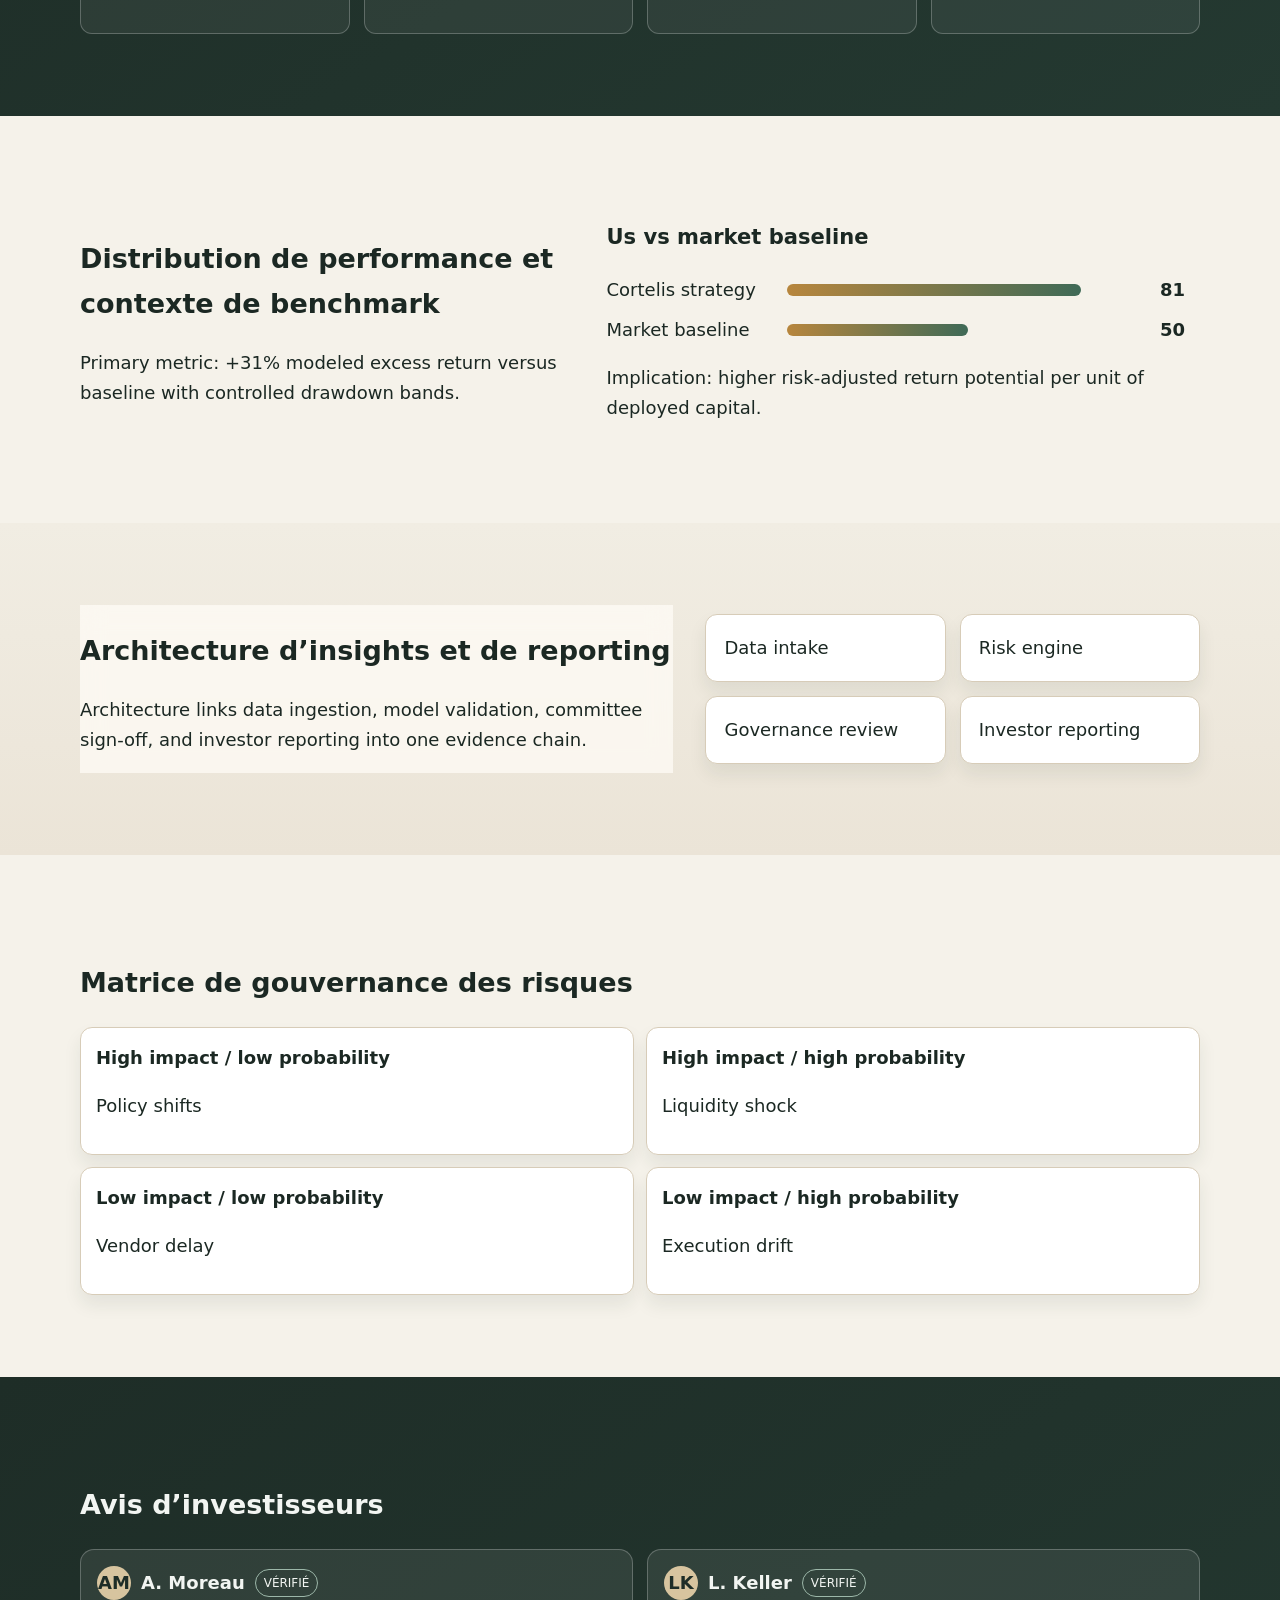
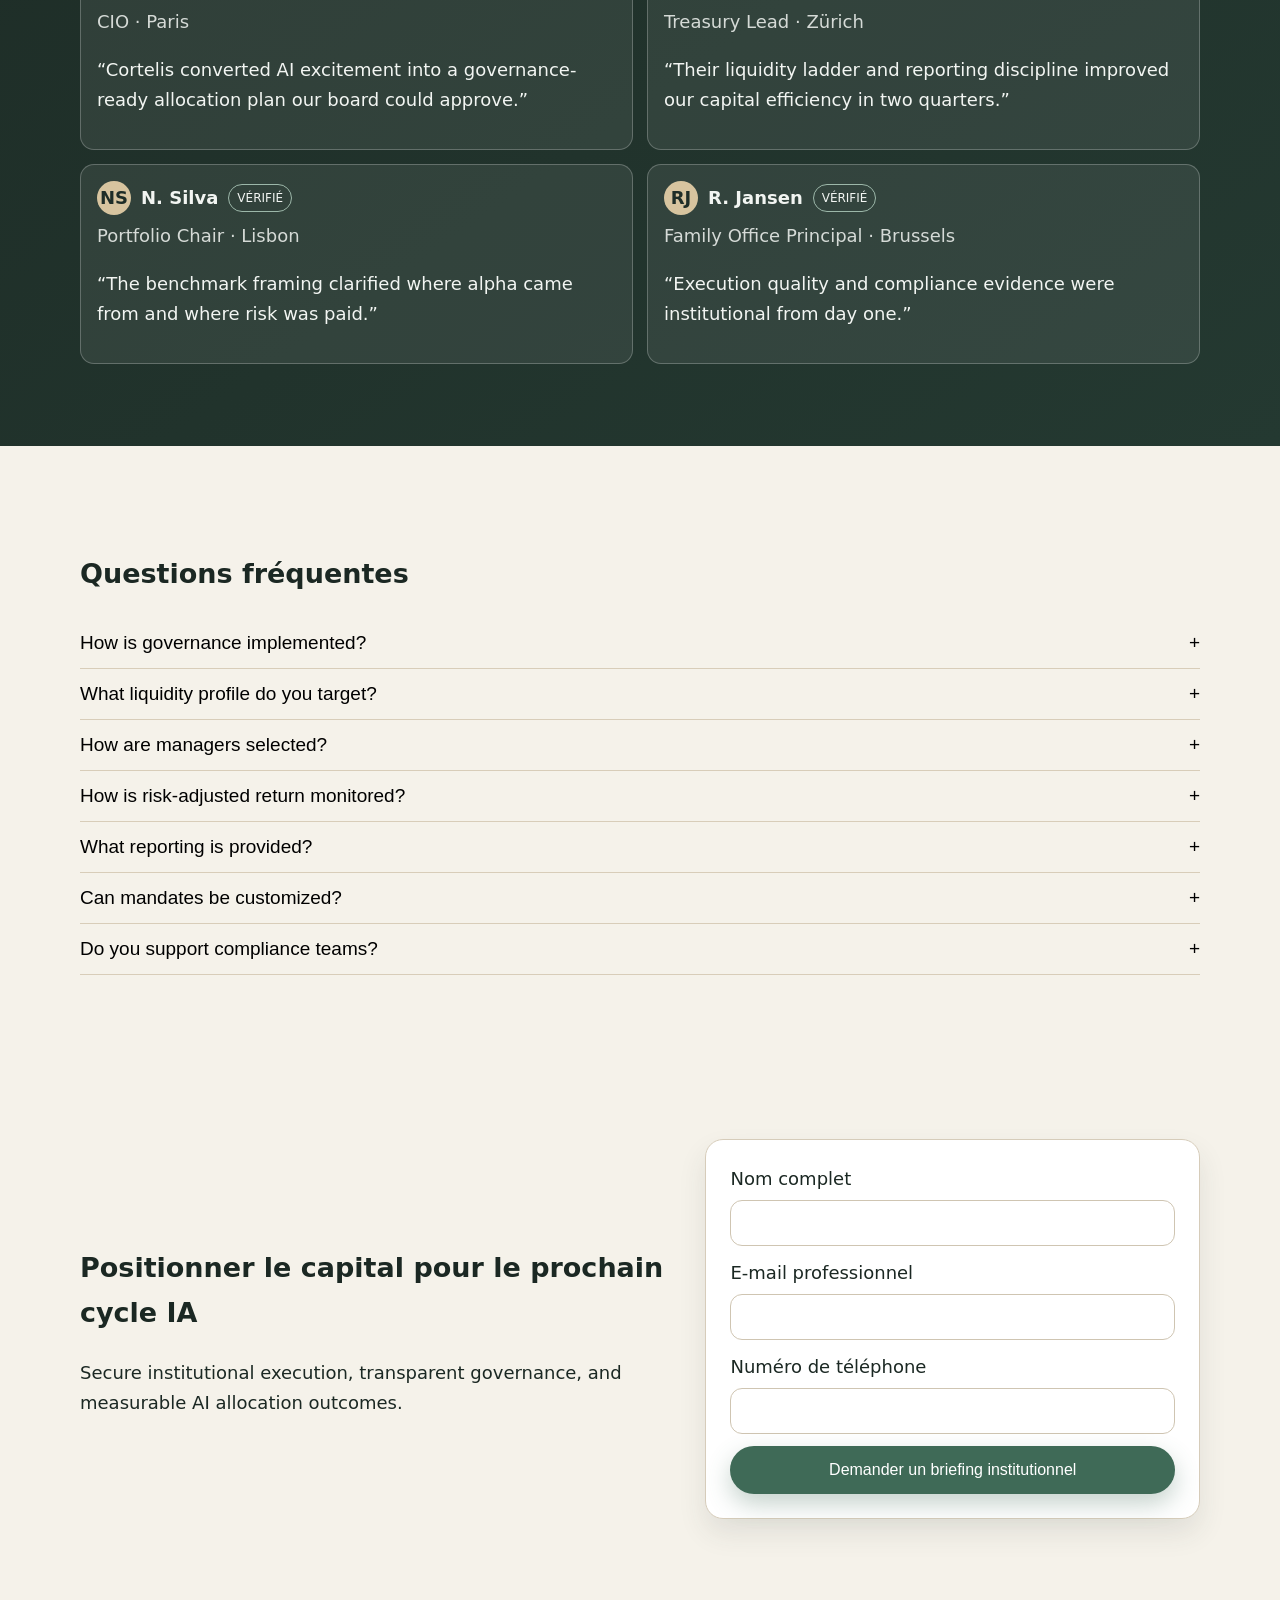
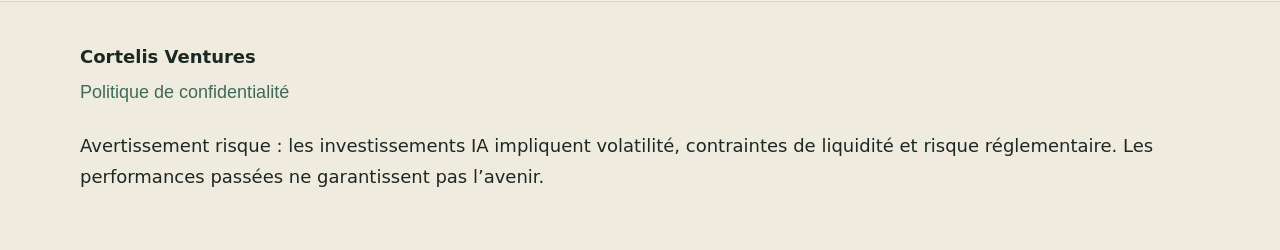
<file: fr/index.html>
<!doctype html><html lang="fr"><head><meta charset="utf-8"><meta name="viewport" content="width=device-width,initial-scale=1"><title>Cortelis Ventures | Investissements en intelligence artificielle pour capital institutionnel</title><meta name="description" content="Cortelis Ventures conçoit des stratégies d’investissement IA institutionnelles centrées sur la gouvernance, la liquidité et l’efficacité du capital ajustée du risque."><link rel="canonical" href="https://example.com/fr/index.html"><link rel="alternate" hreflang="en" href="https://example.com/index.html"><link rel="alternate" hreflang="de" href="https://example.com/de/index.html"><link rel="alternate" hreflang="fr" href="https://example.com/fr/index.html"><link rel="alternate" hreflang="es" href="https://example.com/es/index.html"><link rel="alternate" hreflang="it" href="https://example.com/it/index.html"><link rel="alternate" hreflang="tr" href="https://example.com/tr/index.html"><link rel="alternate" hreflang="pt" href="https://example.com/pt/index.html"><link rel="alternate" hreflang="ja" href="https://example.com/jp/index.html"><link rel="alternate" hreflang="sk" href="https://example.com/sk/index.html"><link rel="alternate" hreflang="nl" href="https://example.com/be/index.html"><link rel="alternate" hreflang="x-default" href="https://example.com/index.html"><meta property="og:title" content="Cortelis Ventures | Investissements en intelligence artificielle pour capital institutionnel"><meta property="og:description" content="Cortelis Ventures conçoit des stratégies d’investissement IA institutionnelles centrées sur la gouvernance, la liquidité et l’efficacité du capital ajustée du risque."><meta property="og:type" content="website"><meta property="og:url" content="https://example.com/fr/index.html"><meta name="twitter:card" content="summary_large_image"><meta name="twitter:title" content="Cortelis Ventures | Investissements en intelligence artificielle pour capital institutionnel"><meta name="twitter:description" content="Cortelis Ventures conçoit des stratégies d’investissement IA institutionnelles centrées sur la gouvernance, la liquidité et l’efficacité du capital ajustée du risque."><link rel="stylesheet" href="../assets/style.css"></head><body data-locale="fr-FR" data-currency="EUR">
<div class="bg-mesh"></div><div class="glow glow-a"></div><div class="glow glow-b"></div>
<header class="site-header"><div class="container header-row"><a class="brand" href="../index.html">Cortelis Ventures</a><nav class="desktop-nav"><a href="#s1">Stratégie</a><a href="#s2">Processus</a><a href="#s3">Indicateurs</a><a href="#s4">Risque</a><a href="#s5">FAQ</a></nav><div class="header-actions"><div class="lang-wrap"><button class="lang-pill" aria-expanded="false">Français</button><div class="lang-menu"><a href=''><svg viewBox='0 0 24 24' aria-hidden='true'><circle cx='12' cy='12' r='10' fill='#1f3d33'/></svg><span>English</span></a><a href=''><svg viewBox='0 0 24 24' aria-hidden='true'><circle cx='12' cy='12' r='10' fill='#111827'/></svg><span>Deutsch</span></a><a href='#'><svg viewBox='0 0 24 24' aria-hidden='true'><circle cx='12' cy='12' r='10' fill='#244b3e'/></svg><span>Français</span></a><a href=''><svg viewBox='0 0 24 24' aria-hidden='true'><circle cx='12' cy='12' r='10' fill='#b78d45'/></svg><span>Español</span></a><a href=''><svg viewBox='0 0 24 24' aria-hidden='true'><circle cx='12' cy='12' r='10' fill='#8a9d8b'/></svg><span>Italiano</span></a><a href=''><svg viewBox='0 0 24 24' aria-hidden='true'><circle cx='12' cy='12' r='10' fill='#3f5f53'/></svg><span>Türkçe</span></a><a href=''><svg viewBox='0 0 24 24' aria-hidden='true'><circle cx='12' cy='12' r='10' fill='#a3462f'/></svg><span>Português</span></a><a href=''><svg viewBox='0 0 24 24' aria-hidden='true'><circle cx='12' cy='12' r='10' fill='#4f7a68'/></svg><span>日本語</span></a><a href=''><svg viewBox='0 0 24 24' aria-hidden='true'><circle cx='12' cy='12' r='10' fill='#304a40'/></svg><span>Slovenčina</span></a><a href=''><svg viewBox='0 0 24 24' aria-hidden='true'><circle cx='12' cy='12' r='10' fill='#111'/></svg><span>Belgium</span></a><a href="../index.html">English</a><a href="../de/index.html">Deutsch</a><a href="../fr/index.html">Français</a><a href="../es/index.html">Español</a><a href="../it/index.html">Italiano</a><a href="../tr/index.html">Türkçe</a><a href="../pt/index.html">Português</a><a href="../jp/index.html">日本語</a><a href="../sk/index.html">Slovenčina</a><a href="../be/index.html">Belgium</a></div></div><a class="btn" href="#lead">Réserver une revue d’allocation</a><button class="burger" aria-label="menu" aria-expanded="false"><span></span><span></span><span></span></button></div></div></header>
<div class="drawer" aria-hidden="true"><div class="drawer-panel"><button class="drawer-close" aria-label="close">×</button><nav><a href="#s1">Stratégie</a><a href="#s2">Processus</a><a href="#s3">Indicateurs</a><a href="#s4">Risque</a><a href="#s5">FAQ</a></nav><div class="lang-wrap mobile"><button class="lang-pill">Français</button><div class="lang-menu"><a href="../index.html">English</a><a href="../de/index.html">Deutsch</a><a href="../fr/index.html">Français</a><a href="../es/index.html">Español</a><a href="../it/index.html">Italiano</a><a href="../tr/index.html">Türkçe</a><a href="../pt/index.html">Português</a><a href="../jp/index.html">日本語</a><a href="../sk/index.html">Slovenčina</a><a href="../be/index.html">Belgium</a></div></div><a class="btn" href="#lead">Réserver une revue d’allocation</a></div></div>
<main>
<section class="hero section" id="lead"><div class="container split"><div><p class="eyebrow">Cortelis Ventures · investissements en intelligence artificielle</p><h1>Investissements en intelligence artificielle pour portefeuilles institutionnels</h1><p>Cortelis Ventures structure des investissements en intelligence artificielle pour caisses de retraite, family offices et comités de trésorerie exigeant adéquation mandat, gouvernance claire et corridors de performance mesurables.</p><div class="hero-badges"><span>Governance-first</span><span>Liquidity-aware</span><span>Compliance-ready</span></div></div><form class="lead-form glass"><label>Nom complet<input required></label><label>E-mail professionnel<input type="email" required></label><label>Numéro de téléphone<input required></label><button class="btn" type="submit">Demander un briefing institutionnel</button></form></div></section>
<section class="section calc" id="calc"><div class="container"><div class="calc-head"><h2>Calculateur d’allocation institutionnelle</h2><p>Modélisez des résultats de portefeuille illustratifs selon le corridor mensuel de notre cadre de supervision.</p></div><div class="calc-inputs"><div class="segmented" role="tablist"><button class="amt active" data-amount="10000">10k</button><button class="amt" data-amount="50000">50k</button><button class="amt" data-amount="150000">150k</button></div><label class="slider-wrap"><span>3–24 mois</span><input type="range" min="3" max="24" value="12" id="months"><span class="months-pill"><b id="mval">12</b> mois</span></label></div><div class="calc-results"><article><h3>Low</h3><p id="low">-</p><small>illustrative corridor</small></article><article><h3>Base</h3><p id="base">-</p><small>illustrative corridor</small></article><article><h3>High</h3><p id="high">-</p><small>illustrative corridor</small></article></div><p class="calc-note">Hypothèses mensuelles du corridor : Bas 8 %, Base 11,5 %, Haut 15 %.</p><p class="calc-note">Référence annualisée du corridor : 80 %–200 %.</p><p class="calc-disc">Corridor illustratif uniquement. Aucune garantie de résultat futur. Des contraintes de gouvernance et de liquidité s’appliquent.</p></div></section>
<section class="section" id="s1"><div class="container"><h2>Hiérarchie KPI au niveau mandat</h2><div class="kpi-grid"><article class="kpi"><strong>31</strong><span>Mandats institutionnels actifs</span></article><article class="kpi"><strong>2,4 Md€</strong><span>Trajectoires de capital modélisées</span></article><article class="kpi"><strong>94 %</strong><span>SLA de ponctualité des reportings</span></article></div></div></section>
<section class="section alt" id="s2"><div class="container split reverse"><div><h2>Pourquoi le marché IA est décisif maintenant</h2><p>Les dépenses IA d’entreprise accélèrent, mais la qualité d’allocation diverge entre exposition non structurée et exécution gouvernée. Notre cadre priorise discipline d’underwriting, planification de liquidité et préparation conformité.</p><p>Investor gain: stronger allocation discipline, better capital efficiency, and clearer downside governance.</p></div><div class="radial-wrap"><div class="ring" style="--p:78"><span>78%</span><small>Execution quality score</small></div><ul><li>Baseline market median: 52%</li><li>Cortelis governed corridor: 78%</li></ul></div></div></section>
<section class="section" id="s3"><div class="container split"><div><h2>Modèle d’allocation et adéquation du mandat</h2><p>Nous combinons exposition cœur à l’infrastructure IA, opérateurs de modèles appliqués et poches défensives de liquidité pour permettre une montée en charge conforme au mandat.</p></div><div class="stack-bars"><h3>Allocation composition</h3><div><span>AI Infrastructure</span><div class="stack"><i style="width:45%"></i></div><b>45%</b></div><div><span>Applied Operators</span><div class="stack"><i style="width:35%"></i></div><b>35%</b></div><div><span>Liquidity Sleeve</span><div class="stack"><i style="width:20%"></i></div><b>20%</b></div><p>Interpretation: diversified sleeves reduce concentration while preserving upside capture.</p></div></div></section>
<section class="section dark" id="s4"><div class="container"><h2>Processus d’exécution et calendrier</h2><div class="timeline"><article><h3>Week 1</h3><p>Mandate mapping and policy constraints.</p></article><article><h3>Week 2</h3><p>Manager screening and liquidity ladder design.</p></article><article><h3>Week 3</h3><p>Investment committee pack with benchmark scenarios.</p></article><article><h3>Week 4</h3><p>Execution handoff, custody checks, and reporting cadence.</p></article></div></div></section>
<section class="section" id="s5"><div class="container split reverse"><div><h2>Distribution de performance et contexte de benchmark</h2><p>Primary metric: +31% modeled excess return versus baseline with controlled drawdown bands.</p></div><div class="dual-bars"><h3>Us vs market baseline</h3><div><span>Cortelis strategy</span><em style="width:81%"></em><b>81</b></div><div><span>Market baseline</span><em style="width:50%"></em><b>50</b></div><p>Implication: higher risk-adjusted return potential per unit of deployed capital.</p></div></div></section>
<section class="section alt" id="s6"><div class="container split"><div class="glass"><h2>Architecture d’insights et de reporting</h2><p>Architecture links data ingestion, model validation, committee sign-off, and investor reporting into one evidence chain.</p></div><div class="diagram"><div>Data intake</div><div>Risk engine</div><div>Governance review</div><div>Investor reporting</div></div></div></section>
<section class="section" id="s7"><div class="container"><h2>Matrice de gouvernance des risques</h2><div class="risk-matrix"><div><strong>High impact / low probability</strong><p>Policy shifts</p></div><div><strong>High impact / high probability</strong><p>Liquidity shock</p></div><div><strong>Low impact / low probability</strong><p>Vendor delay</p></div><div><strong>Low impact / high probability</strong><p>Execution drift</p></div></div></div></section>
<section class="section dark" id="s8"><div class="container"><h2>Avis d’investisseurs</h2><div class="reviews"><article class='review-card reveal'><div class='review-head'><span class='avatar'>AM</span><strong>A. Moreau</strong><span class='verified'>VÉRIFIÉ</span></div><p class='meta'>CIO · Paris</p><p>“Cortelis converted AI excitement into a governance-ready allocation plan our board could approve.”</p></article><article class='review-card reveal'><div class='review-head'><span class='avatar'>LK</span><strong>L. Keller</strong><span class='verified'>VÉRIFIÉ</span></div><p class='meta'>Treasury Lead · Zürich</p><p>“Their liquidity ladder and reporting discipline improved our capital efficiency in two quarters.”</p></article><article class='review-card reveal'><div class='review-head'><span class='avatar'>NS</span><strong>N. Silva</strong><span class='verified'>VÉRIFIÉ</span></div><p class='meta'>Portfolio Chair · Lisbon</p><p>“The benchmark framing clarified where alpha came from and where risk was paid.”</p></article><article class='review-card reveal'><div class='review-head'><span class='avatar'>RJ</span><strong>R. Jansen</strong><span class='verified'>VÉRIFIÉ</span></div><p class='meta'>Family Office Principal · Brussels</p><p>“Execution quality and compliance evidence were institutional from day one.”</p></article></div></div></section>
<section class="section" id="s9"><div class="container"><h2>Questions fréquentes</h2><div class="faq"><div class='faq-item'><button aria-expanded='false'><span>How is governance implemented?</span><span>+</span></button><div class='faq-panel'><p>Each mandate receives an investment committee cadence, escalation thresholds, and audit-ready documentation.</p></div></div><div class='faq-item'><button aria-expanded='false'><span>What liquidity profile do you target?</span><span>+</span></button><div class='faq-panel'><p>We design staged liquidity ladders so redemption planning remains aligned with policy windows.</p></div></div><div class='faq-item'><button aria-expanded='false'><span>How are managers selected?</span><span>+</span></button><div class='faq-panel'><p>Selection blends quantitative scoring, operational due diligence, and compliance screens.</p></div></div><div class='faq-item'><button aria-expanded='false'><span>How is risk-adjusted return monitored?</span><span>+</span></button><div class='faq-panel'><p>We track corridor adherence, drawdown bands, and benchmark-relative contribution monthly.</p></div></div><div class='faq-item'><button aria-expanded='false'><span>What reporting is provided?</span><span>+</span></button><div class='faq-panel'><p>Institutional reports include attribution, exposure maps, and governance exceptions.</p></div></div><div class='faq-item'><button aria-expanded='false'><span>Can mandates be customized?</span><span>+</span></button><div class='faq-panel'><p>Yes, we adapt allocation bands, exclusions, and custody constraints per investor charter.</p></div></div><div class='faq-item'><button aria-expanded='false'><span>Do you support compliance teams?</span><span>+</span></button><div class='faq-panel'><p>Yes, we provide evidence packs for legal, risk, and internal control stakeholders.</p></div></div></div></div></section>
<section class="section cta" id="s10"><div class="container split"><div><h2>Positionner le capital pour le prochain cycle IA</h2><p>Secure institutional execution, transparent governance, and measurable AI allocation outcomes.</p></div><form class="lead-form"><label>Nom complet<input required></label><label>E-mail professionnel<input type="email" required></label><label>Numéro de téléphone<input required></label><button class="btn" type="submit">Demander un briefing institutionnel</button></form></div></section>
</main>
<footer class="site-footer"><div class="container foot"><strong>Cortelis Ventures</strong><button class="privacy-link" data-open-modal>Politique de confidentialité</button><p>Avertissement risque : les investissements IA impliquent volatilité, contraintes de liquidité et risque réglementaire. Les performances passées ne garantissent pas l’avenir.</p></div></footer>
<div class="modal" aria-hidden="true"><div class="modal-panel"><button class="modal-x" data-close-modal aria-label="close">×</button><h2>Politique de confidentialité</h2><div class="modal-body"><h3>Introduction</h3><p>Cortelis Ventures processes data for investor onboarding, communications, and regulated reporting.</p><h3>Data collection</h3><p>We collect identity, contact, mandate suitability, and interaction data submitted through forms and reporting channels.</p><h3>Legal basis</h3><p>Processing relies on consent, contractual necessity, and legitimate interest for compliance and risk control.</p><h3>Cookies</h3><p>Essential cookies support session integrity and analytics are limited to service improvement.</p><h3>Retention</h3><p>Records are retained only for required legal, audit, and fiduciary periods.</p><h3>Third-party sharing</h3><p>Data may be shared with custodians, administrators, and regulated service providers under contractual safeguards.</p><h3>Security</h3><p>Controls include encryption, access management, and monitoring with incident response procedures.</p><h3>User rights</h3><p>You may request access, correction, deletion, or processing restriction subject to regulatory obligations.</p><h3>International transfers</h3><p>Cross-border transfers use approved contractual clauses and jurisdictional risk checks.</p><h3>Industry risk disclosure</h3><p>AI investing includes model risk, valuation uncertainty, and evolving regulation.</p><h3>Contact</h3><p>privacy@cortelis.ventures</p></div><div class="modal-foot"><button class="btn ghost" data-close-modal>Fermer</button></div></div></div>
<script type="application/ld+json">{"@context":"https://schema.org","@graph":[{"@type":"Organization","name":"Cortelis Ventures","url":"https://example.com"},{"@type":"WebSite","name":"Cortelis Ventures","url":"https://example.com"},{"@type":"FAQPage","mainEntity":[{"@type":"Question","name":"How is governance implemented?","acceptedAnswer":{"@type":"Answer","text":"Each mandate receives committee cadence and audit-ready evidence."}}]},{"@type":"Review","reviewRating":{"@type":"Rating","ratingValue":"5"},"author":{"@type":"Person","name":"A. Moreau"},"reviewBody":"Institutional execution quality with transparent governance."}]}</script>
<script src="../assets/app.js" defer></script></body></html>
</file>
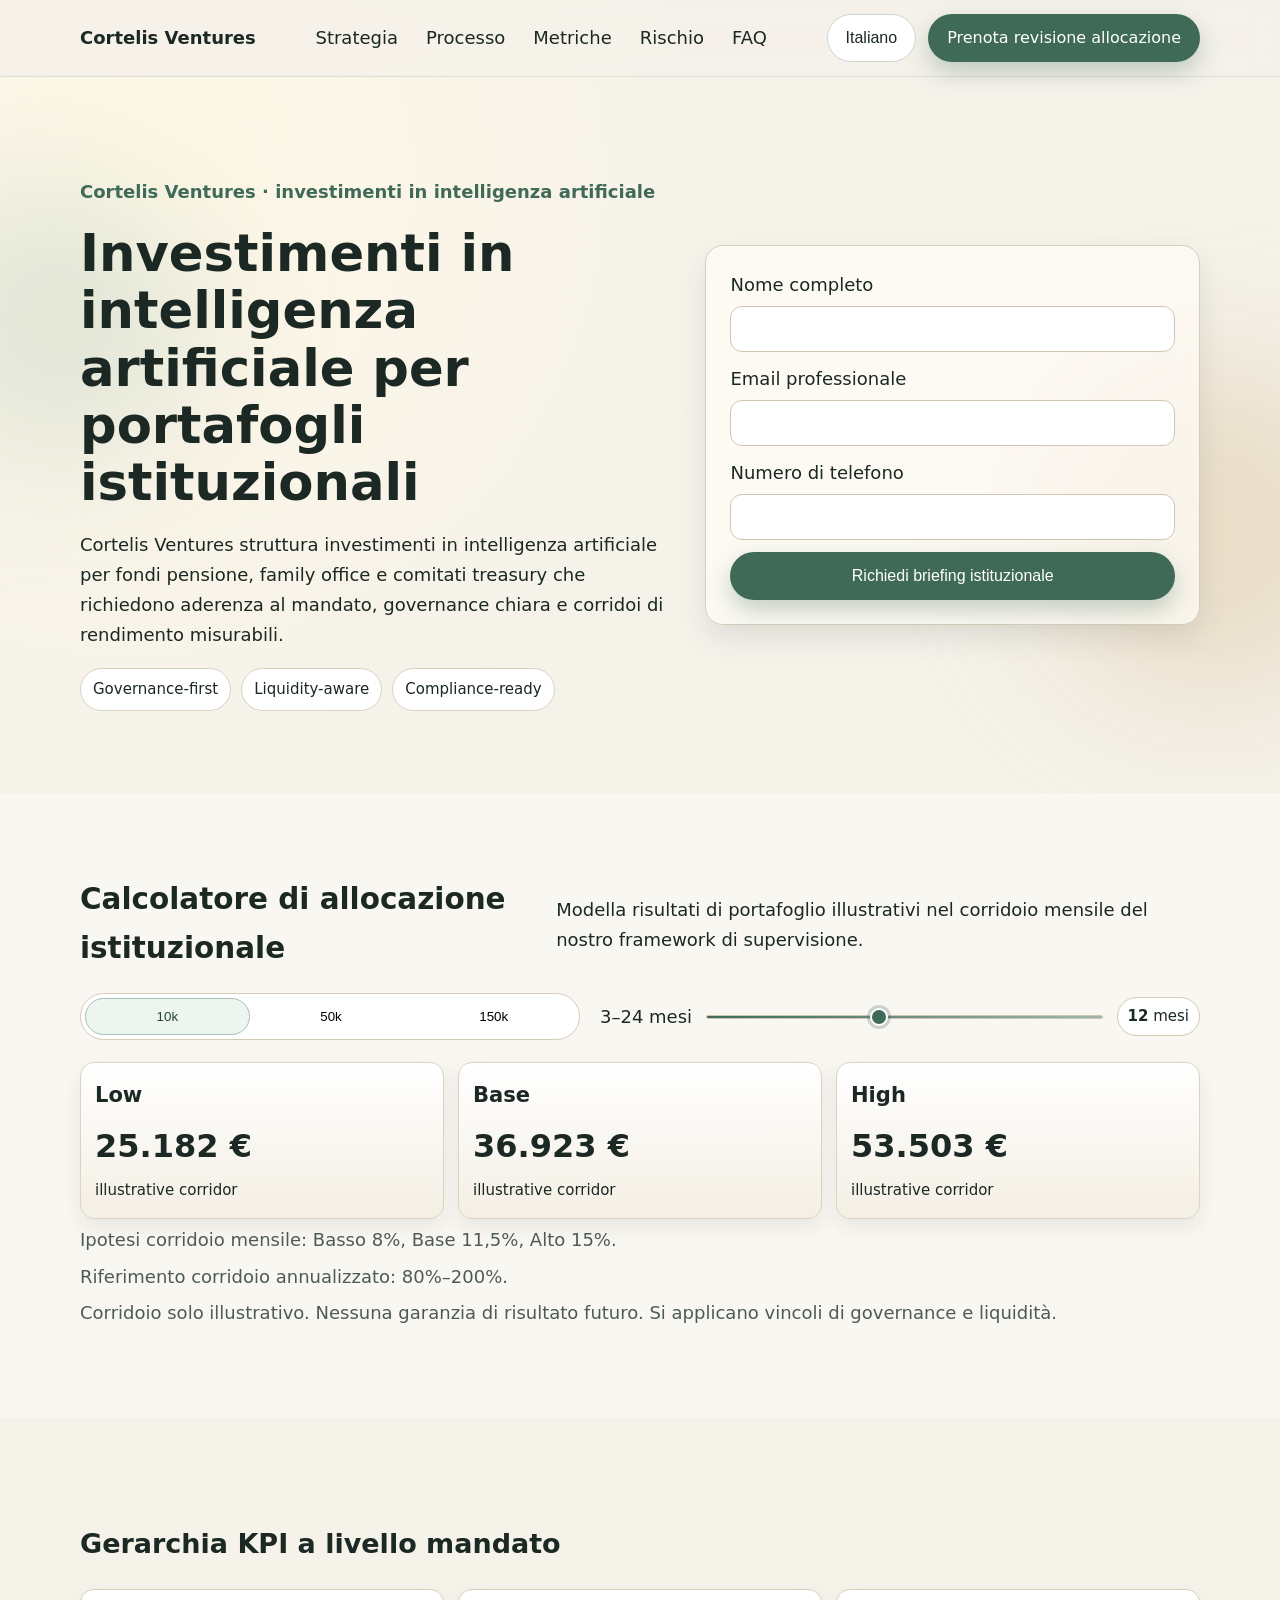
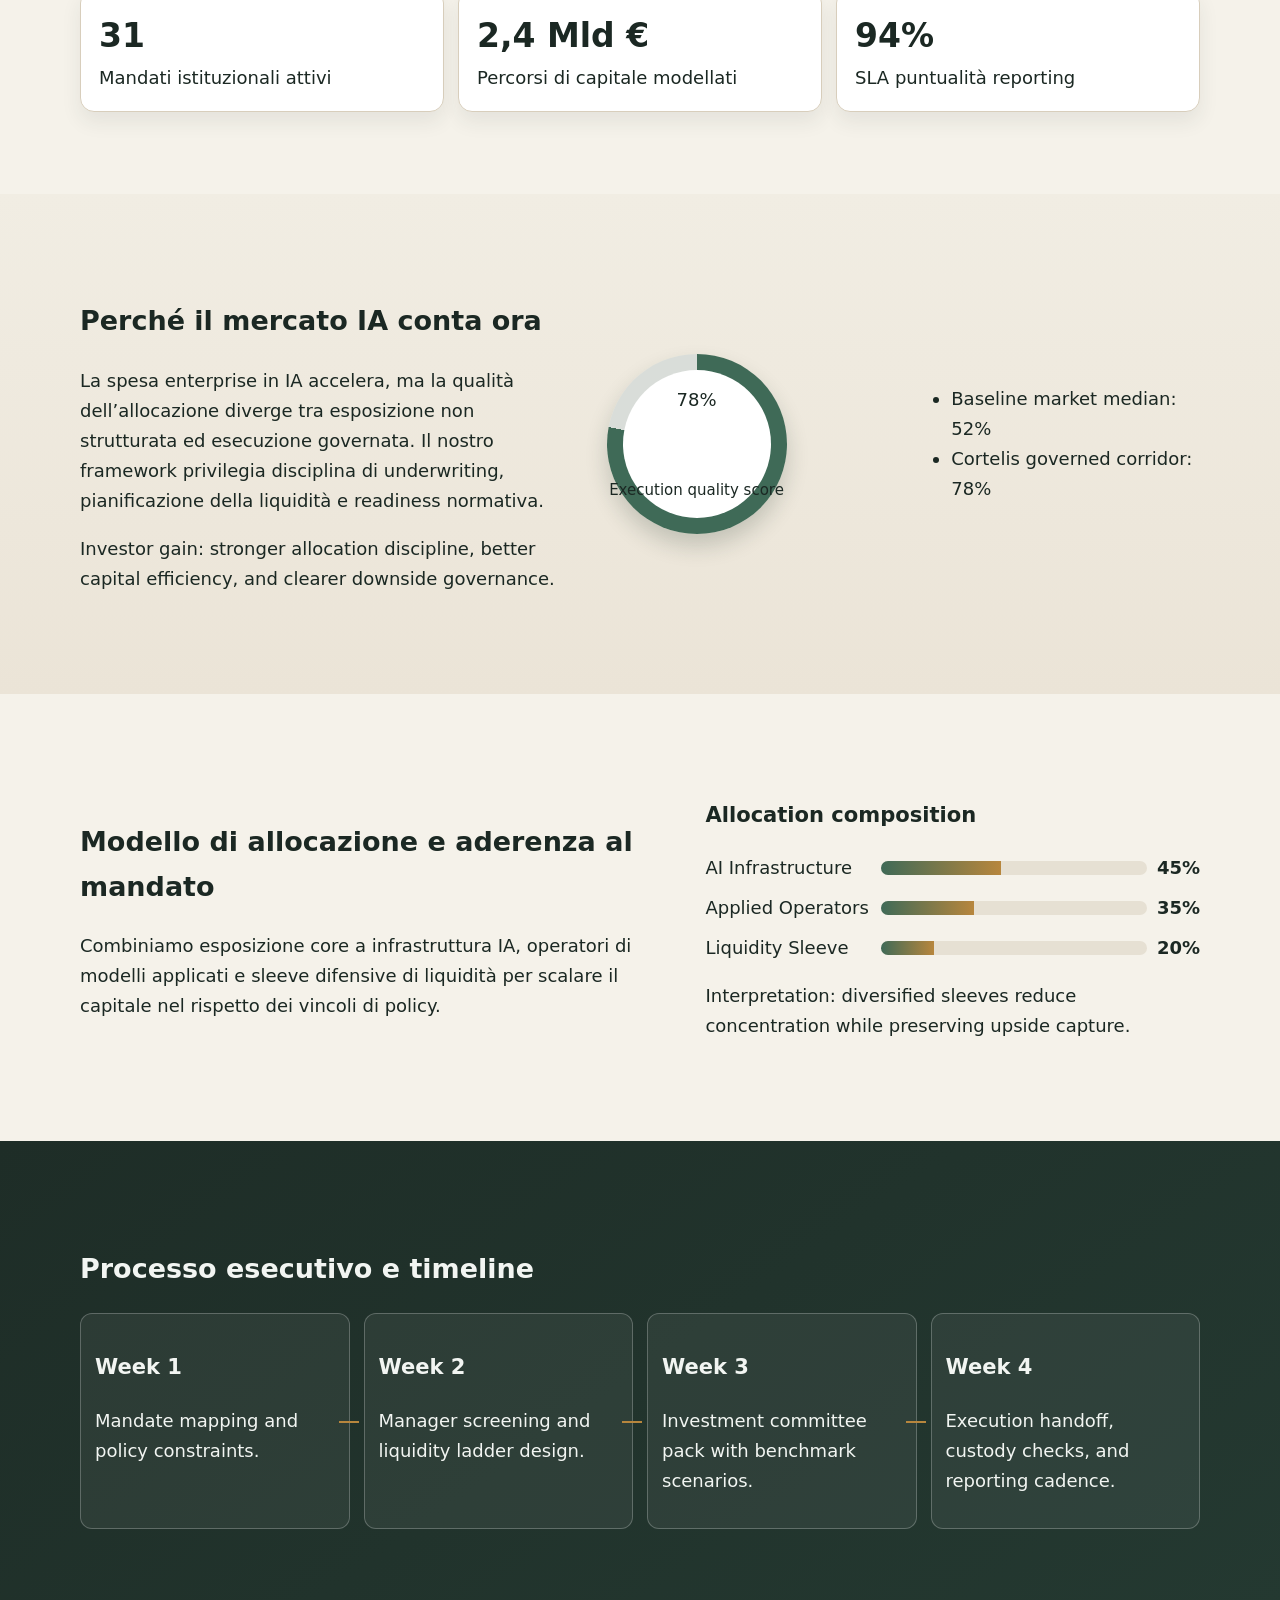
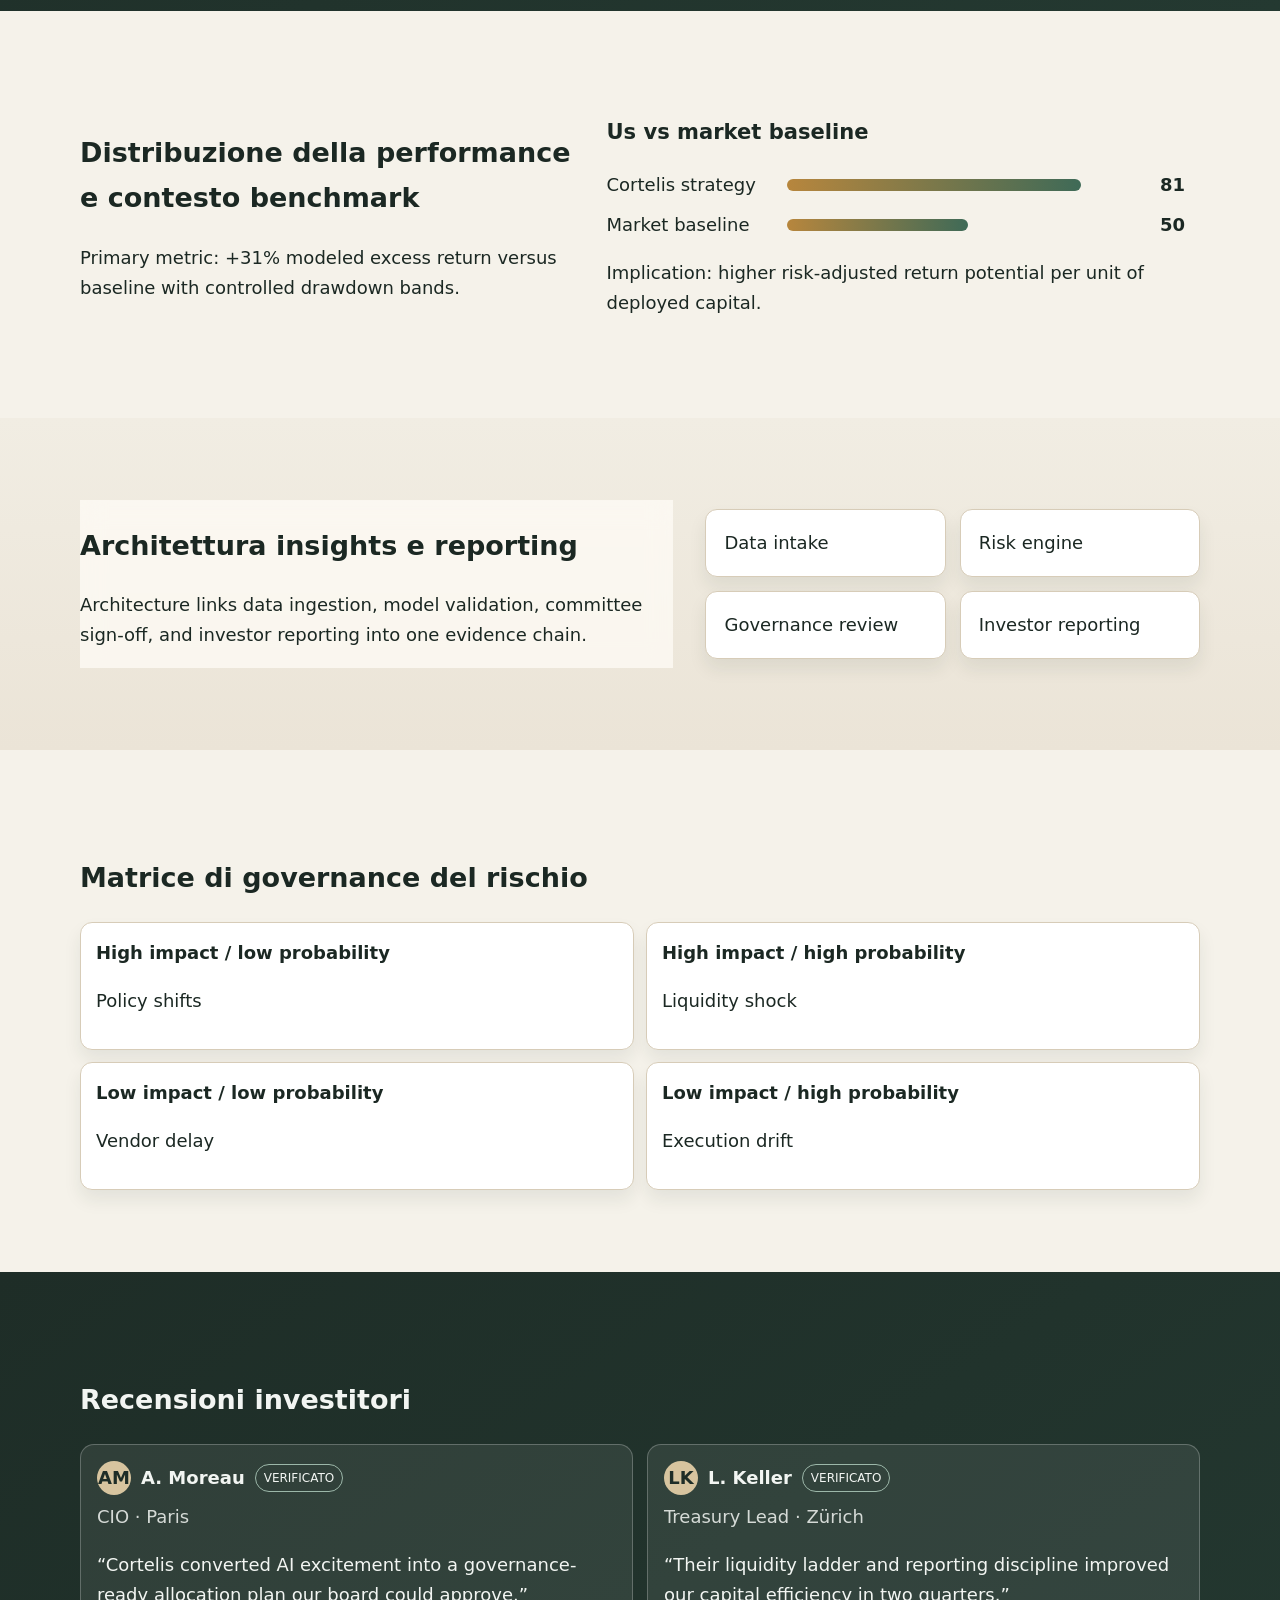
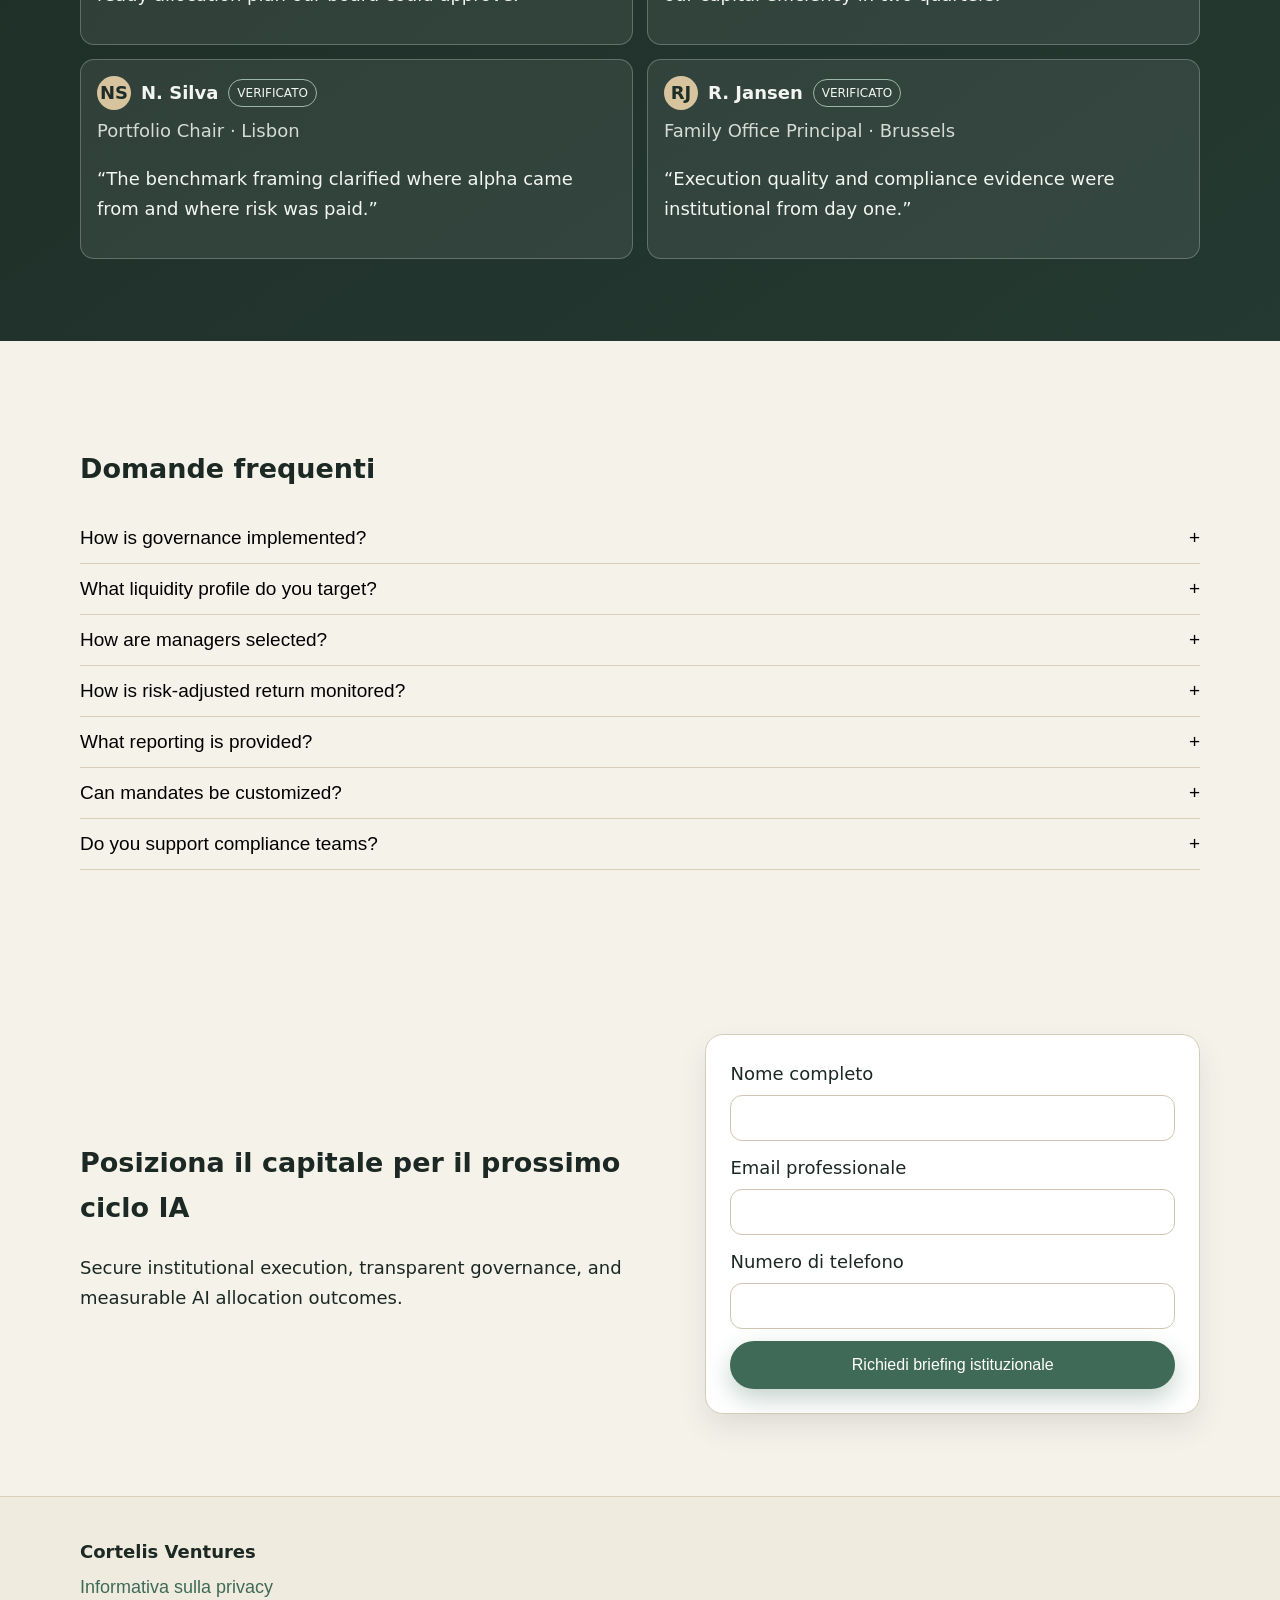
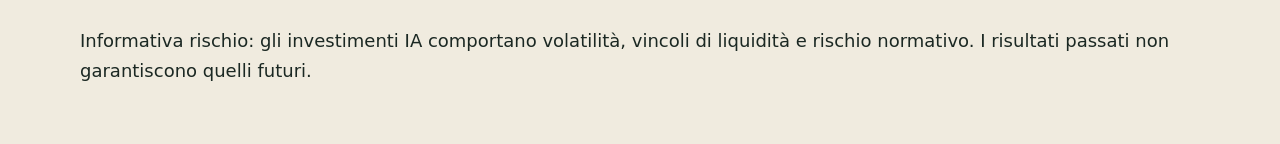
<file: it/index.html>
<!doctype html><html lang="it"><head><meta charset="utf-8"><meta name="viewport" content="width=device-width,initial-scale=1"><title>Cortelis Ventures | Investimenti in intelligenza artificiale per capitale istituzionale</title><meta name="description" content="Cortelis Ventures costruisce strategie istituzionali di investimento IA con governance, controllo della liquidità ed efficienza del capitale corretta per il rischio."><link rel="canonical" href="https://example.com/it/index.html"><link rel="alternate" hreflang="en" href="https://example.com/index.html"><link rel="alternate" hreflang="de" href="https://example.com/de/index.html"><link rel="alternate" hreflang="fr" href="https://example.com/fr/index.html"><link rel="alternate" hreflang="es" href="https://example.com/es/index.html"><link rel="alternate" hreflang="it" href="https://example.com/it/index.html"><link rel="alternate" hreflang="tr" href="https://example.com/tr/index.html"><link rel="alternate" hreflang="pt" href="https://example.com/pt/index.html"><link rel="alternate" hreflang="ja" href="https://example.com/jp/index.html"><link rel="alternate" hreflang="sk" href="https://example.com/sk/index.html"><link rel="alternate" hreflang="nl" href="https://example.com/be/index.html"><link rel="alternate" hreflang="x-default" href="https://example.com/index.html"><meta property="og:title" content="Cortelis Ventures | Investimenti in intelligenza artificiale per capitale istituzionale"><meta property="og:description" content="Cortelis Ventures costruisce strategie istituzionali di investimento IA con governance, controllo della liquidità ed efficienza del capitale corretta per il rischio."><meta property="og:type" content="website"><meta property="og:url" content="https://example.com/it/index.html"><meta name="twitter:card" content="summary_large_image"><meta name="twitter:title" content="Cortelis Ventures | Investimenti in intelligenza artificiale per capitale istituzionale"><meta name="twitter:description" content="Cortelis Ventures costruisce strategie istituzionali di investimento IA con governance, controllo della liquidità ed efficienza del capitale corretta per il rischio."><link rel="stylesheet" href="../assets/style.css"></head><body data-locale="it-IT" data-currency="EUR">
<div class="bg-mesh"></div><div class="glow glow-a"></div><div class="glow glow-b"></div>
<header class="site-header"><div class="container header-row"><a class="brand" href="../index.html">Cortelis Ventures</a><nav class="desktop-nav"><a href="#s1">Strategia</a><a href="#s2">Processo</a><a href="#s3">Metriche</a><a href="#s4">Rischio</a><a href="#s5">FAQ</a></nav><div class="header-actions"><div class="lang-wrap"><button class="lang-pill" aria-expanded="false">Italiano</button><div class="lang-menu"><a href=''><svg viewBox='0 0 24 24' aria-hidden='true'><circle cx='12' cy='12' r='10' fill='#1f3d33'/></svg><span>English</span></a><a href=''><svg viewBox='0 0 24 24' aria-hidden='true'><circle cx='12' cy='12' r='10' fill='#111827'/></svg><span>Deutsch</span></a><a href=''><svg viewBox='0 0 24 24' aria-hidden='true'><circle cx='12' cy='12' r='10' fill='#244b3e'/></svg><span>Français</span></a><a href=''><svg viewBox='0 0 24 24' aria-hidden='true'><circle cx='12' cy='12' r='10' fill='#b78d45'/></svg><span>Español</span></a><a href='#'><svg viewBox='0 0 24 24' aria-hidden='true'><circle cx='12' cy='12' r='10' fill='#8a9d8b'/></svg><span>Italiano</span></a><a href=''><svg viewBox='0 0 24 24' aria-hidden='true'><circle cx='12' cy='12' r='10' fill='#3f5f53'/></svg><span>Türkçe</span></a><a href=''><svg viewBox='0 0 24 24' aria-hidden='true'><circle cx='12' cy='12' r='10' fill='#a3462f'/></svg><span>Português</span></a><a href=''><svg viewBox='0 0 24 24' aria-hidden='true'><circle cx='12' cy='12' r='10' fill='#4f7a68'/></svg><span>日本語</span></a><a href=''><svg viewBox='0 0 24 24' aria-hidden='true'><circle cx='12' cy='12' r='10' fill='#304a40'/></svg><span>Slovenčina</span></a><a href=''><svg viewBox='0 0 24 24' aria-hidden='true'><circle cx='12' cy='12' r='10' fill='#111'/></svg><span>Belgium</span></a><a href="../index.html">English</a><a href="../de/index.html">Deutsch</a><a href="../fr/index.html">Français</a><a href="../es/index.html">Español</a><a href="../it/index.html">Italiano</a><a href="../tr/index.html">Türkçe</a><a href="../pt/index.html">Português</a><a href="../jp/index.html">日本語</a><a href="../sk/index.html">Slovenčina</a><a href="../be/index.html">Belgium</a></div></div><a class="btn" href="#lead">Prenota revisione allocazione</a><button class="burger" aria-label="menu" aria-expanded="false"><span></span><span></span><span></span></button></div></div></header>
<div class="drawer" aria-hidden="true"><div class="drawer-panel"><button class="drawer-close" aria-label="close">×</button><nav><a href="#s1">Strategia</a><a href="#s2">Processo</a><a href="#s3">Metriche</a><a href="#s4">Rischio</a><a href="#s5">FAQ</a></nav><div class="lang-wrap mobile"><button class="lang-pill">Italiano</button><div class="lang-menu"><a href="../index.html">English</a><a href="../de/index.html">Deutsch</a><a href="../fr/index.html">Français</a><a href="../es/index.html">Español</a><a href="../it/index.html">Italiano</a><a href="../tr/index.html">Türkçe</a><a href="../pt/index.html">Português</a><a href="../jp/index.html">日本語</a><a href="../sk/index.html">Slovenčina</a><a href="../be/index.html">Belgium</a></div></div><a class="btn" href="#lead">Prenota revisione allocazione</a></div></div>
<main>
<section class="hero section" id="lead"><div class="container split"><div><p class="eyebrow">Cortelis Ventures · investimenti in intelligenza artificiale</p><h1>Investimenti in intelligenza artificiale per portafogli istituzionali</h1><p>Cortelis Ventures struttura investimenti in intelligenza artificiale per fondi pensione, family office e comitati treasury che richiedono aderenza al mandato, governance chiara e corridoi di rendimento misurabili.</p><div class="hero-badges"><span>Governance-first</span><span>Liquidity-aware</span><span>Compliance-ready</span></div></div><form class="lead-form glass"><label>Nome completo<input required></label><label>Email professionale<input type="email" required></label><label>Numero di telefono<input required></label><button class="btn" type="submit">Richiedi briefing istituzionale</button></form></div></section>
<section class="section calc" id="calc"><div class="container"><div class="calc-head"><h2>Calcolatore di allocazione istituzionale</h2><p>Modella risultati di portafoglio illustrativi nel corridoio mensile del nostro framework di supervisione.</p></div><div class="calc-inputs"><div class="segmented" role="tablist"><button class="amt active" data-amount="10000">10k</button><button class="amt" data-amount="50000">50k</button><button class="amt" data-amount="150000">150k</button></div><label class="slider-wrap"><span>3–24 mesi</span><input type="range" min="3" max="24" value="12" id="months"><span class="months-pill"><b id="mval">12</b> mesi</span></label></div><div class="calc-results"><article><h3>Low</h3><p id="low">-</p><small>illustrative corridor</small></article><article><h3>Base</h3><p id="base">-</p><small>illustrative corridor</small></article><article><h3>High</h3><p id="high">-</p><small>illustrative corridor</small></article></div><p class="calc-note">Ipotesi corridoio mensile: Basso 8%, Base 11,5%, Alto 15%.</p><p class="calc-note">Riferimento corridoio annualizzato: 80%–200%.</p><p class="calc-disc">Corridoio solo illustrativo. Nessuna garanzia di risultato futuro. Si applicano vincoli di governance e liquidità.</p></div></section>
<section class="section" id="s1"><div class="container"><h2>Gerarchia KPI a livello mandato</h2><div class="kpi-grid"><article class="kpi"><strong>31</strong><span>Mandati istituzionali attivi</span></article><article class="kpi"><strong>2,4 Mld €</strong><span>Percorsi di capitale modellati</span></article><article class="kpi"><strong>94%</strong><span>SLA puntualità reporting</span></article></div></div></section>
<section class="section alt" id="s2"><div class="container split reverse"><div><h2>Perché il mercato IA conta ora</h2><p>La spesa enterprise in IA accelera, ma la qualità dell’allocazione diverge tra esposizione non strutturata ed esecuzione governata. Il nostro framework privilegia disciplina di underwriting, pianificazione della liquidità e readiness normativa.</p><p>Investor gain: stronger allocation discipline, better capital efficiency, and clearer downside governance.</p></div><div class="radial-wrap"><div class="ring" style="--p:78"><span>78%</span><small>Execution quality score</small></div><ul><li>Baseline market median: 52%</li><li>Cortelis governed corridor: 78%</li></ul></div></div></section>
<section class="section" id="s3"><div class="container split"><div><h2>Modello di allocazione e aderenza al mandato</h2><p>Combiniamo esposizione core a infrastruttura IA, operatori di modelli applicati e sleeve difensive di liquidità per scalare il capitale nel rispetto dei vincoli di policy.</p></div><div class="stack-bars"><h3>Allocation composition</h3><div><span>AI Infrastructure</span><div class="stack"><i style="width:45%"></i></div><b>45%</b></div><div><span>Applied Operators</span><div class="stack"><i style="width:35%"></i></div><b>35%</b></div><div><span>Liquidity Sleeve</span><div class="stack"><i style="width:20%"></i></div><b>20%</b></div><p>Interpretation: diversified sleeves reduce concentration while preserving upside capture.</p></div></div></section>
<section class="section dark" id="s4"><div class="container"><h2>Processo esecutivo e timeline</h2><div class="timeline"><article><h3>Week 1</h3><p>Mandate mapping and policy constraints.</p></article><article><h3>Week 2</h3><p>Manager screening and liquidity ladder design.</p></article><article><h3>Week 3</h3><p>Investment committee pack with benchmark scenarios.</p></article><article><h3>Week 4</h3><p>Execution handoff, custody checks, and reporting cadence.</p></article></div></div></section>
<section class="section" id="s5"><div class="container split reverse"><div><h2>Distribuzione della performance e contesto benchmark</h2><p>Primary metric: +31% modeled excess return versus baseline with controlled drawdown bands.</p></div><div class="dual-bars"><h3>Us vs market baseline</h3><div><span>Cortelis strategy</span><em style="width:81%"></em><b>81</b></div><div><span>Market baseline</span><em style="width:50%"></em><b>50</b></div><p>Implication: higher risk-adjusted return potential per unit of deployed capital.</p></div></div></section>
<section class="section alt" id="s6"><div class="container split"><div class="glass"><h2>Architettura insights e reporting</h2><p>Architecture links data ingestion, model validation, committee sign-off, and investor reporting into one evidence chain.</p></div><div class="diagram"><div>Data intake</div><div>Risk engine</div><div>Governance review</div><div>Investor reporting</div></div></div></section>
<section class="section" id="s7"><div class="container"><h2>Matrice di governance del rischio</h2><div class="risk-matrix"><div><strong>High impact / low probability</strong><p>Policy shifts</p></div><div><strong>High impact / high probability</strong><p>Liquidity shock</p></div><div><strong>Low impact / low probability</strong><p>Vendor delay</p></div><div><strong>Low impact / high probability</strong><p>Execution drift</p></div></div></div></section>
<section class="section dark" id="s8"><div class="container"><h2>Recensioni investitori</h2><div class="reviews"><article class='review-card reveal'><div class='review-head'><span class='avatar'>AM</span><strong>A. Moreau</strong><span class='verified'>VERIFICATO</span></div><p class='meta'>CIO · Paris</p><p>“Cortelis converted AI excitement into a governance-ready allocation plan our board could approve.”</p></article><article class='review-card reveal'><div class='review-head'><span class='avatar'>LK</span><strong>L. Keller</strong><span class='verified'>VERIFICATO</span></div><p class='meta'>Treasury Lead · Zürich</p><p>“Their liquidity ladder and reporting discipline improved our capital efficiency in two quarters.”</p></article><article class='review-card reveal'><div class='review-head'><span class='avatar'>NS</span><strong>N. Silva</strong><span class='verified'>VERIFICATO</span></div><p class='meta'>Portfolio Chair · Lisbon</p><p>“The benchmark framing clarified where alpha came from and where risk was paid.”</p></article><article class='review-card reveal'><div class='review-head'><span class='avatar'>RJ</span><strong>R. Jansen</strong><span class='verified'>VERIFICATO</span></div><p class='meta'>Family Office Principal · Brussels</p><p>“Execution quality and compliance evidence were institutional from day one.”</p></article></div></div></section>
<section class="section" id="s9"><div class="container"><h2>Domande frequenti</h2><div class="faq"><div class='faq-item'><button aria-expanded='false'><span>How is governance implemented?</span><span>+</span></button><div class='faq-panel'><p>Each mandate receives an investment committee cadence, escalation thresholds, and audit-ready documentation.</p></div></div><div class='faq-item'><button aria-expanded='false'><span>What liquidity profile do you target?</span><span>+</span></button><div class='faq-panel'><p>We design staged liquidity ladders so redemption planning remains aligned with policy windows.</p></div></div><div class='faq-item'><button aria-expanded='false'><span>How are managers selected?</span><span>+</span></button><div class='faq-panel'><p>Selection blends quantitative scoring, operational due diligence, and compliance screens.</p></div></div><div class='faq-item'><button aria-expanded='false'><span>How is risk-adjusted return monitored?</span><span>+</span></button><div class='faq-panel'><p>We track corridor adherence, drawdown bands, and benchmark-relative contribution monthly.</p></div></div><div class='faq-item'><button aria-expanded='false'><span>What reporting is provided?</span><span>+</span></button><div class='faq-panel'><p>Institutional reports include attribution, exposure maps, and governance exceptions.</p></div></div><div class='faq-item'><button aria-expanded='false'><span>Can mandates be customized?</span><span>+</span></button><div class='faq-panel'><p>Yes, we adapt allocation bands, exclusions, and custody constraints per investor charter.</p></div></div><div class='faq-item'><button aria-expanded='false'><span>Do you support compliance teams?</span><span>+</span></button><div class='faq-panel'><p>Yes, we provide evidence packs for legal, risk, and internal control stakeholders.</p></div></div></div></div></section>
<section class="section cta" id="s10"><div class="container split"><div><h2>Posiziona il capitale per il prossimo ciclo IA</h2><p>Secure institutional execution, transparent governance, and measurable AI allocation outcomes.</p></div><form class="lead-form"><label>Nome completo<input required></label><label>Email professionale<input type="email" required></label><label>Numero di telefono<input required></label><button class="btn" type="submit">Richiedi briefing istituzionale</button></form></div></section>
</main>
<footer class="site-footer"><div class="container foot"><strong>Cortelis Ventures</strong><button class="privacy-link" data-open-modal>Informativa sulla privacy</button><p>Informativa rischio: gli investimenti IA comportano volatilità, vincoli di liquidità e rischio normativo. I risultati passati non garantiscono quelli futuri.</p></div></footer>
<div class="modal" aria-hidden="true"><div class="modal-panel"><button class="modal-x" data-close-modal aria-label="close">×</button><h2>Informativa sulla privacy</h2><div class="modal-body"><h3>Introduction</h3><p>Cortelis Ventures processes data for investor onboarding, communications, and regulated reporting.</p><h3>Data collection</h3><p>We collect identity, contact, mandate suitability, and interaction data submitted through forms and reporting channels.</p><h3>Legal basis</h3><p>Processing relies on consent, contractual necessity, and legitimate interest for compliance and risk control.</p><h3>Cookies</h3><p>Essential cookies support session integrity and analytics are limited to service improvement.</p><h3>Retention</h3><p>Records are retained only for required legal, audit, and fiduciary periods.</p><h3>Third-party sharing</h3><p>Data may be shared with custodians, administrators, and regulated service providers under contractual safeguards.</p><h3>Security</h3><p>Controls include encryption, access management, and monitoring with incident response procedures.</p><h3>User rights</h3><p>You may request access, correction, deletion, or processing restriction subject to regulatory obligations.</p><h3>International transfers</h3><p>Cross-border transfers use approved contractual clauses and jurisdictional risk checks.</p><h3>Industry risk disclosure</h3><p>AI investing includes model risk, valuation uncertainty, and evolving regulation.</p><h3>Contact</h3><p>privacy@cortelis.ventures</p></div><div class="modal-foot"><button class="btn ghost" data-close-modal>Chiudi</button></div></div></div>
<script type="application/ld+json">{"@context":"https://schema.org","@graph":[{"@type":"Organization","name":"Cortelis Ventures","url":"https://example.com"},{"@type":"WebSite","name":"Cortelis Ventures","url":"https://example.com"},{"@type":"FAQPage","mainEntity":[{"@type":"Question","name":"How is governance implemented?","acceptedAnswer":{"@type":"Answer","text":"Each mandate receives committee cadence and audit-ready evidence."}}]},{"@type":"Review","reviewRating":{"@type":"Rating","ratingValue":"5"},"author":{"@type":"Person","name":"A. Moreau"},"reviewBody":"Institutional execution quality with transparent governance."}]}</script>
<script src="../assets/app.js" defer></script></body></html>
</file>
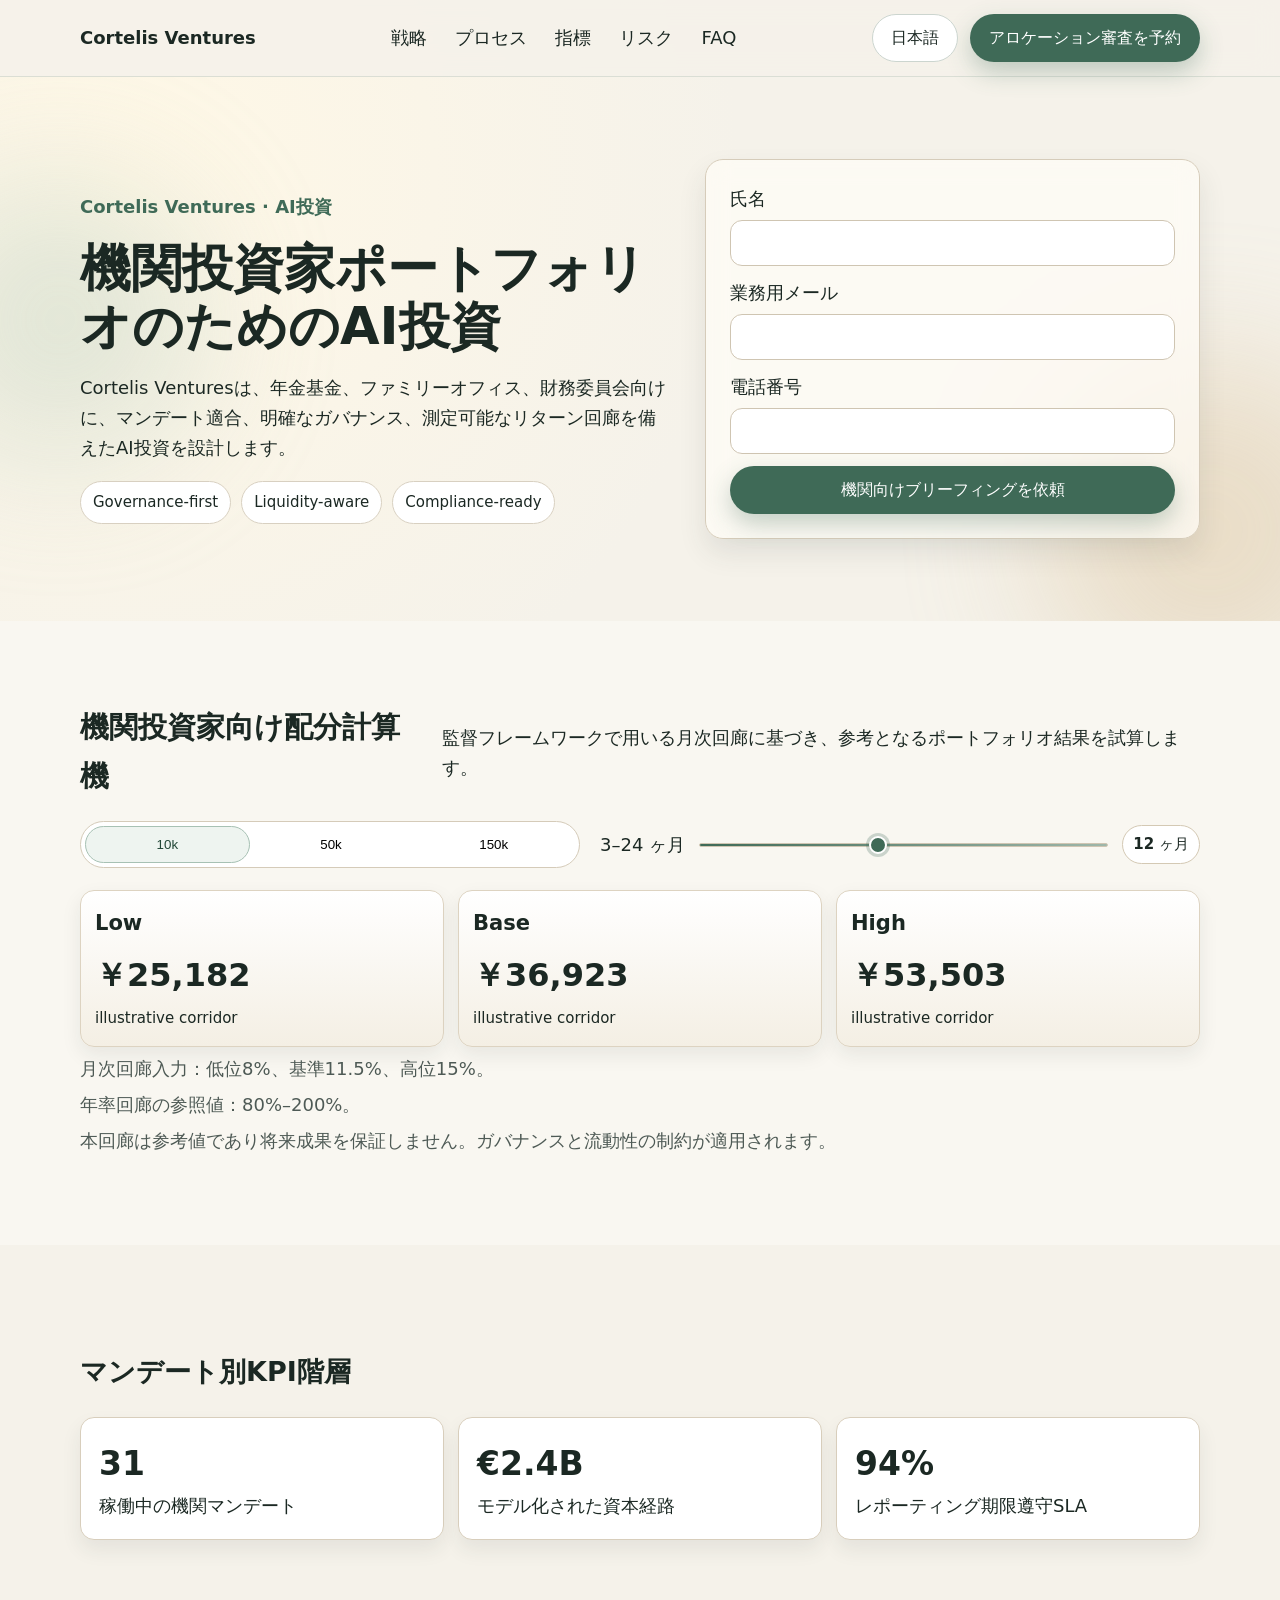
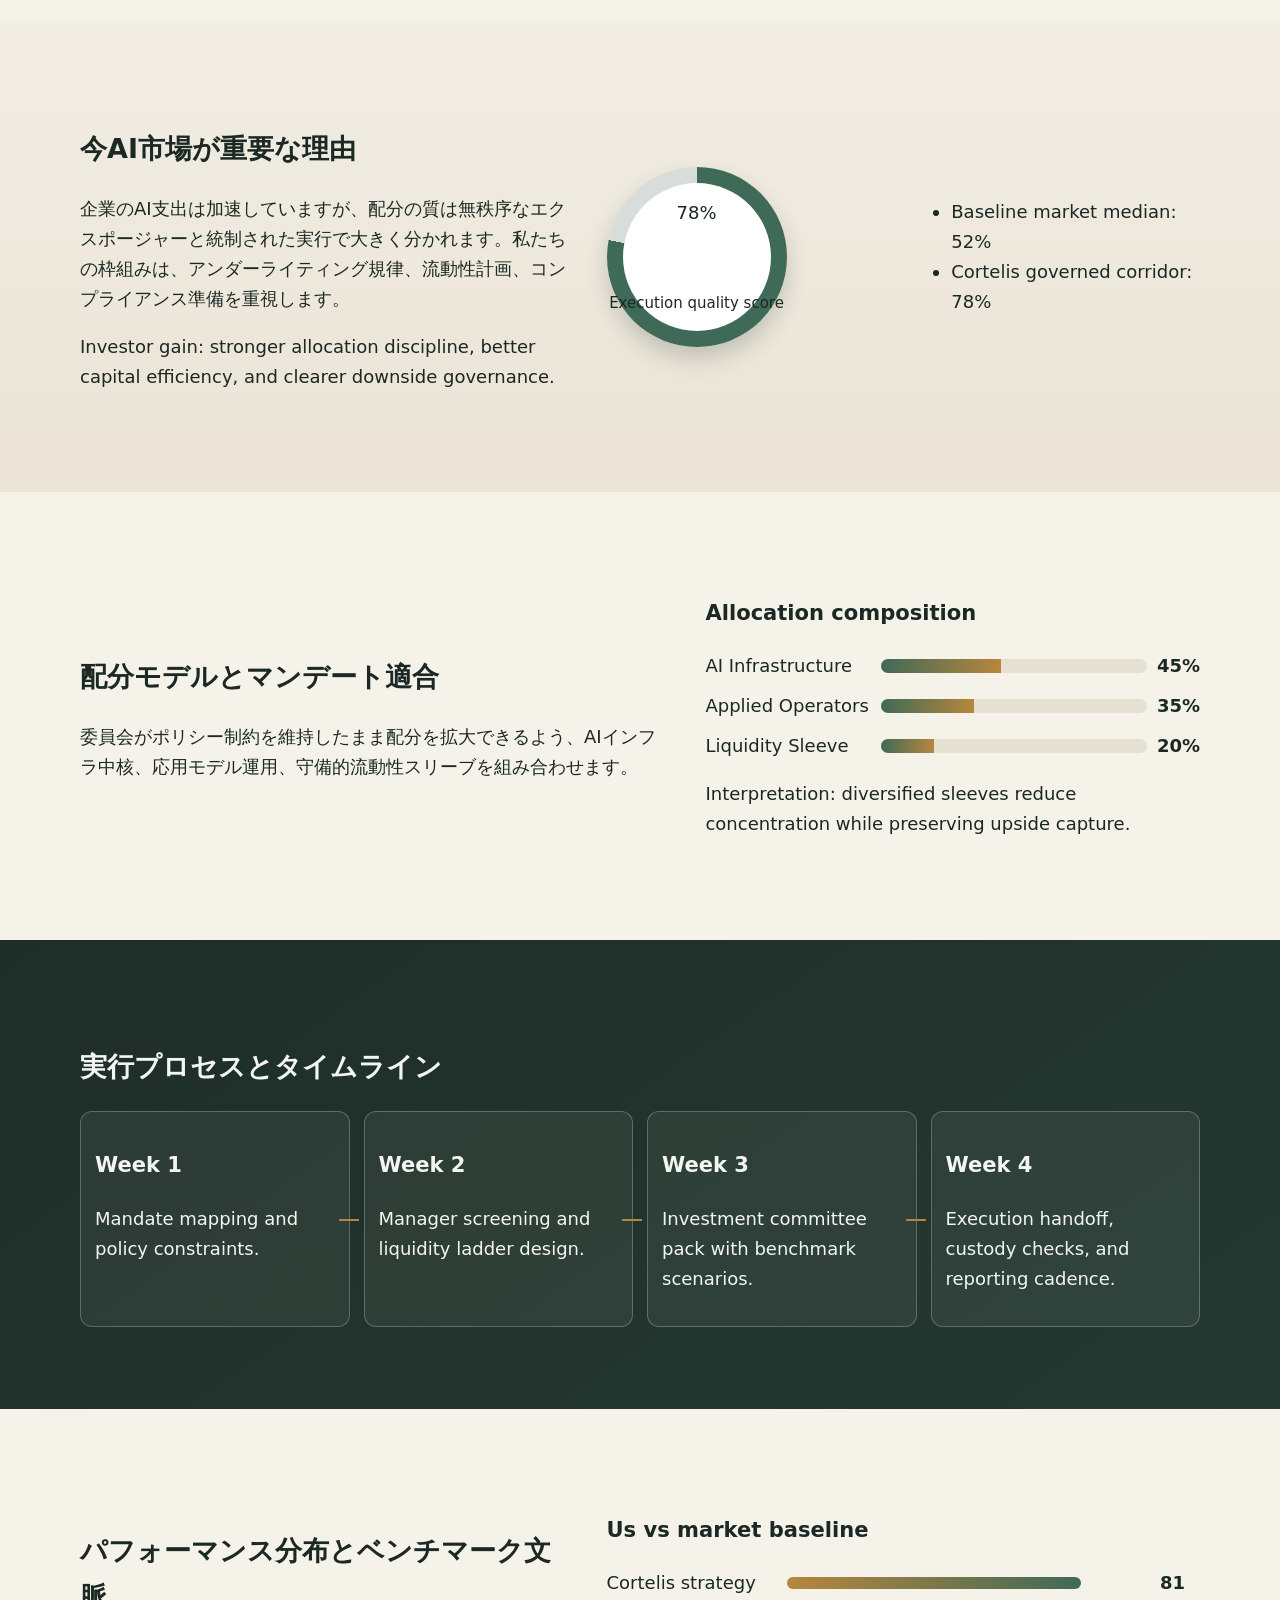
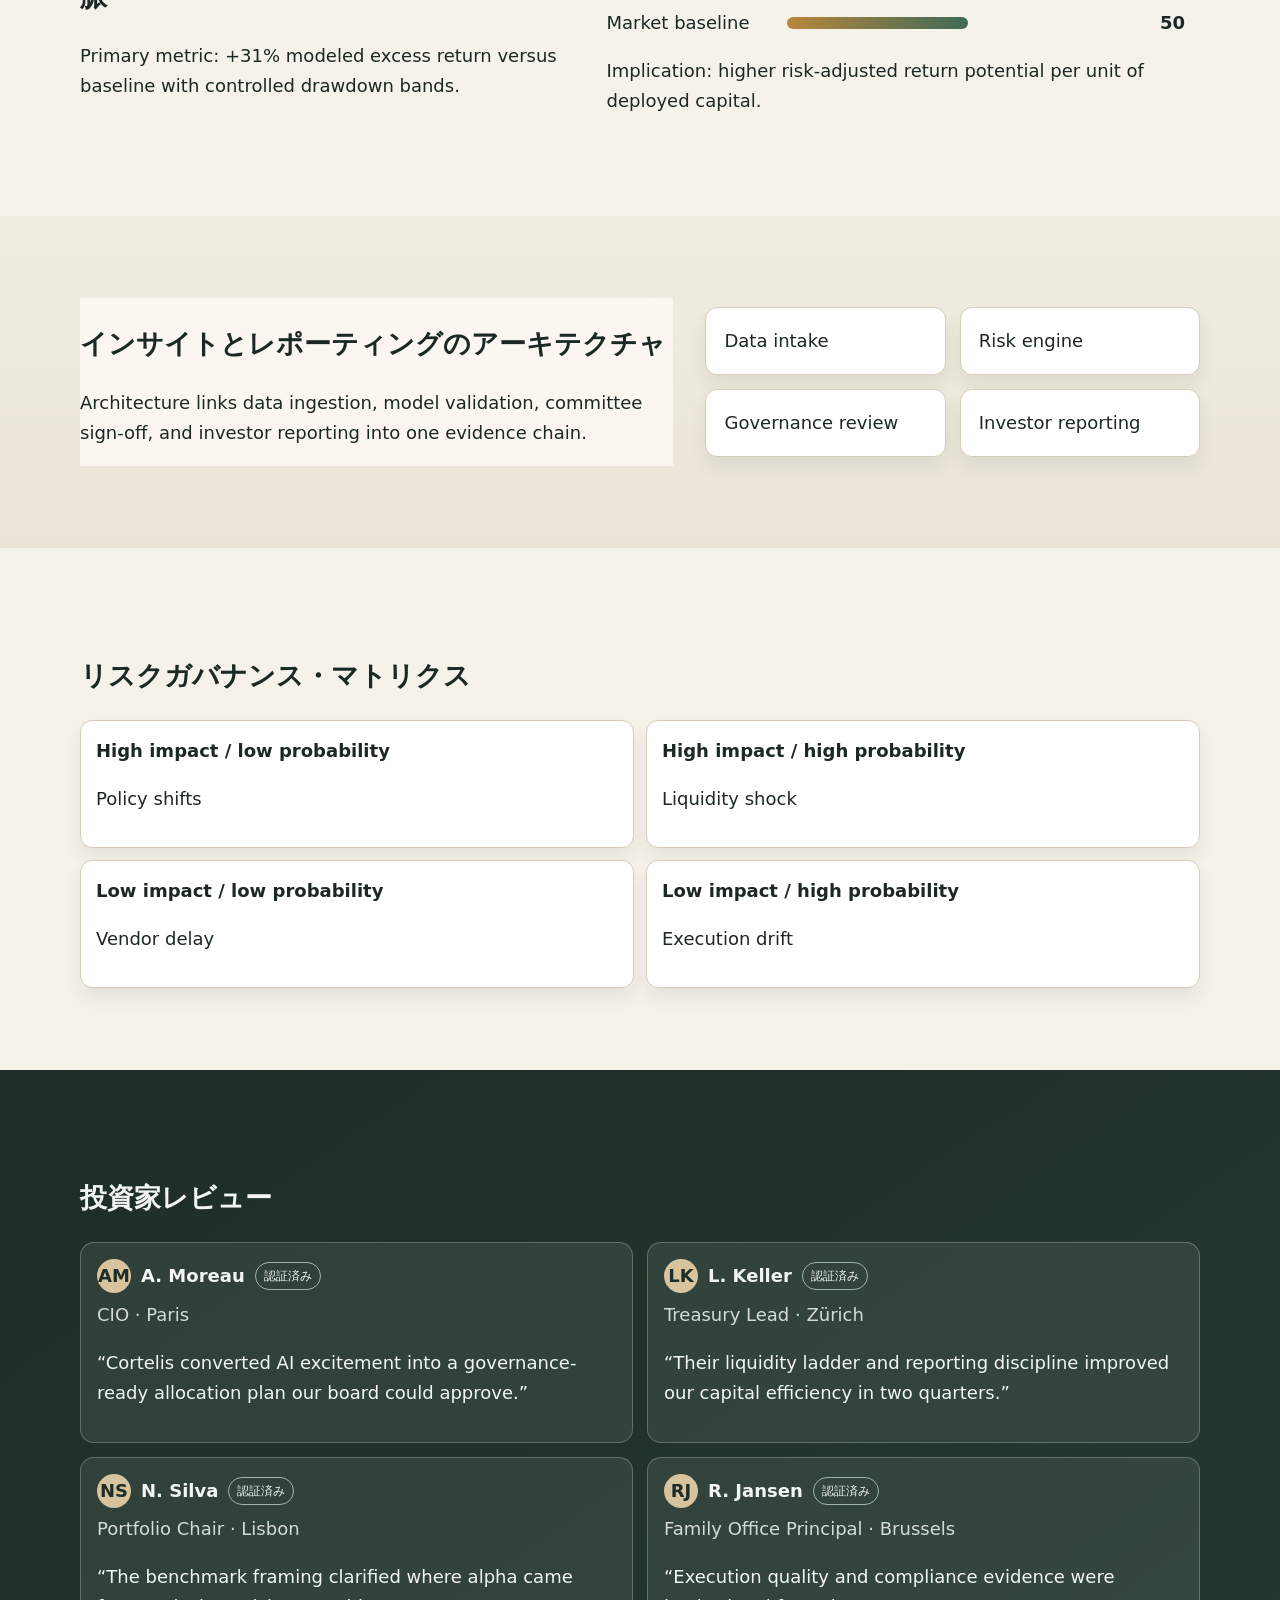
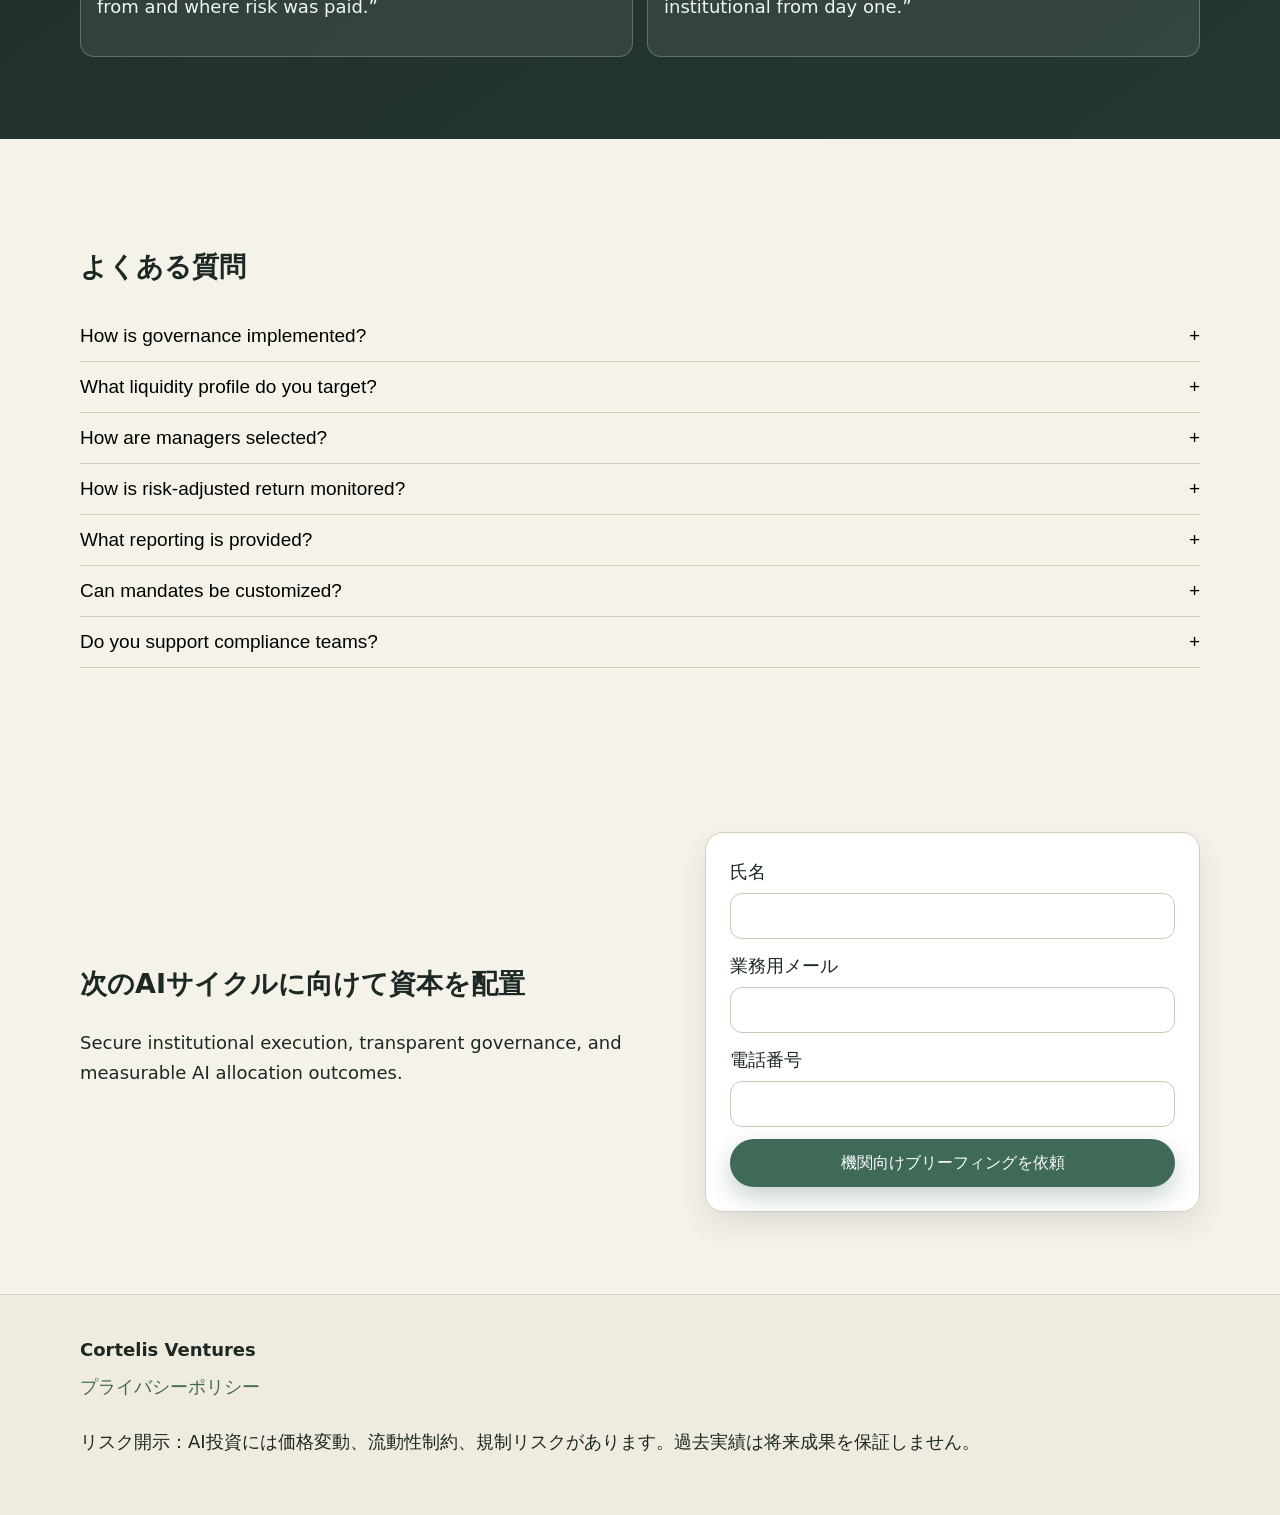
<file: jp/index.html>
<!doctype html><html lang="ja"><head><meta charset="utf-8"><meta name="viewport" content="width=device-width,initial-scale=1"><title>Cortelis Ventures | 機関投資家向けAI投資</title><meta name="description" content="Cortelis Venturesは、ガバナンス、流動性管理、リスク調整後の資本効率に重点を置いた機関投資家向けAI投資戦略を提供します。"><link rel="canonical" href="https://example.com/jp/index.html"><link rel="alternate" hreflang="en" href="https://example.com/index.html"><link rel="alternate" hreflang="de" href="https://example.com/de/index.html"><link rel="alternate" hreflang="fr" href="https://example.com/fr/index.html"><link rel="alternate" hreflang="es" href="https://example.com/es/index.html"><link rel="alternate" hreflang="it" href="https://example.com/it/index.html"><link rel="alternate" hreflang="tr" href="https://example.com/tr/index.html"><link rel="alternate" hreflang="pt" href="https://example.com/pt/index.html"><link rel="alternate" hreflang="ja" href="https://example.com/jp/index.html"><link rel="alternate" hreflang="sk" href="https://example.com/sk/index.html"><link rel="alternate" hreflang="nl" href="https://example.com/be/index.html"><link rel="alternate" hreflang="x-default" href="https://example.com/index.html"><meta property="og:title" content="Cortelis Ventures | 機関投資家向けAI投資"><meta property="og:description" content="Cortelis Venturesは、ガバナンス、流動性管理、リスク調整後の資本効率に重点を置いた機関投資家向けAI投資戦略を提供します。"><meta property="og:type" content="website"><meta property="og:url" content="https://example.com/jp/index.html"><meta name="twitter:card" content="summary_large_image"><meta name="twitter:title" content="Cortelis Ventures | 機関投資家向けAI投資"><meta name="twitter:description" content="Cortelis Venturesは、ガバナンス、流動性管理、リスク調整後の資本効率に重点を置いた機関投資家向けAI投資戦略を提供します。"><link rel="stylesheet" href="../assets/style.css"></head><body data-locale="ja-JP" data-currency="JPY">
<div class="bg-mesh"></div><div class="glow glow-a"></div><div class="glow glow-b"></div>
<header class="site-header"><div class="container header-row"><a class="brand" href="../index.html">Cortelis Ventures</a><nav class="desktop-nav"><a href="#s1">戦略</a><a href="#s2">プロセス</a><a href="#s3">指標</a><a href="#s4">リスク</a><a href="#s5">FAQ</a></nav><div class="header-actions"><div class="lang-wrap"><button class="lang-pill" aria-expanded="false">日本語</button><div class="lang-menu"><a href=''><svg viewBox='0 0 24 24' aria-hidden='true'><circle cx='12' cy='12' r='10' fill='#1f3d33'/></svg><span>English</span></a><a href=''><svg viewBox='0 0 24 24' aria-hidden='true'><circle cx='12' cy='12' r='10' fill='#111827'/></svg><span>Deutsch</span></a><a href=''><svg viewBox='0 0 24 24' aria-hidden='true'><circle cx='12' cy='12' r='10' fill='#244b3e'/></svg><span>Français</span></a><a href=''><svg viewBox='0 0 24 24' aria-hidden='true'><circle cx='12' cy='12' r='10' fill='#b78d45'/></svg><span>Español</span></a><a href=''><svg viewBox='0 0 24 24' aria-hidden='true'><circle cx='12' cy='12' r='10' fill='#8a9d8b'/></svg><span>Italiano</span></a><a href=''><svg viewBox='0 0 24 24' aria-hidden='true'><circle cx='12' cy='12' r='10' fill='#3f5f53'/></svg><span>Türkçe</span></a><a href=''><svg viewBox='0 0 24 24' aria-hidden='true'><circle cx='12' cy='12' r='10' fill='#a3462f'/></svg><span>Português</span></a><a href='#'><svg viewBox='0 0 24 24' aria-hidden='true'><circle cx='12' cy='12' r='10' fill='#4f7a68'/></svg><span>日本語</span></a><a href=''><svg viewBox='0 0 24 24' aria-hidden='true'><circle cx='12' cy='12' r='10' fill='#304a40'/></svg><span>Slovenčina</span></a><a href=''><svg viewBox='0 0 24 24' aria-hidden='true'><circle cx='12' cy='12' r='10' fill='#111'/></svg><span>Belgium</span></a><a href="../index.html">English</a><a href="../de/index.html">Deutsch</a><a href="../fr/index.html">Français</a><a href="../es/index.html">Español</a><a href="../it/index.html">Italiano</a><a href="../tr/index.html">Türkçe</a><a href="../pt/index.html">Português</a><a href="../jp/index.html">日本語</a><a href="../sk/index.html">Slovenčina</a><a href="../be/index.html">Belgium</a></div></div><a class="btn" href="#lead">アロケーション審査を予約</a><button class="burger" aria-label="menu" aria-expanded="false"><span></span><span></span><span></span></button></div></div></header>
<div class="drawer" aria-hidden="true"><div class="drawer-panel"><button class="drawer-close" aria-label="close">×</button><nav><a href="#s1">戦略</a><a href="#s2">プロセス</a><a href="#s3">指標</a><a href="#s4">リスク</a><a href="#s5">FAQ</a></nav><div class="lang-wrap mobile"><button class="lang-pill">日本語</button><div class="lang-menu"><a href="../index.html">English</a><a href="../de/index.html">Deutsch</a><a href="../fr/index.html">Français</a><a href="../es/index.html">Español</a><a href="../it/index.html">Italiano</a><a href="../tr/index.html">Türkçe</a><a href="../pt/index.html">Português</a><a href="../jp/index.html">日本語</a><a href="../sk/index.html">Slovenčina</a><a href="../be/index.html">Belgium</a></div></div><a class="btn" href="#lead">アロケーション審査を予約</a></div></div>
<main>
<section class="hero section" id="lead"><div class="container split"><div><p class="eyebrow">Cortelis Ventures · AI投資</p><h1>機関投資家ポートフォリオのためのAI投資</h1><p>Cortelis Venturesは、年金基金、ファミリーオフィス、財務委員会向けに、マンデート適合、明確なガバナンス、測定可能なリターン回廊を備えたAI投資を設計します。</p><div class="hero-badges"><span>Governance-first</span><span>Liquidity-aware</span><span>Compliance-ready</span></div></div><form class="lead-form glass"><label>氏名<input required></label><label>業務用メール<input type="email" required></label><label>電話番号<input required></label><button class="btn" type="submit">機関向けブリーフィングを依頼</button></form></div></section>
<section class="section calc" id="calc"><div class="container"><div class="calc-head"><h2>機関投資家向け配分計算機</h2><p>監督フレームワークで用いる月次回廊に基づき、参考となるポートフォリオ結果を試算します。</p></div><div class="calc-inputs"><div class="segmented" role="tablist"><button class="amt active" data-amount="10000">10k</button><button class="amt" data-amount="50000">50k</button><button class="amt" data-amount="150000">150k</button></div><label class="slider-wrap"><span>3–24 ヶ月</span><input type="range" min="3" max="24" value="12" id="months"><span class="months-pill"><b id="mval">12</b> ヶ月</span></label></div><div class="calc-results"><article><h3>Low</h3><p id="low">-</p><small>illustrative corridor</small></article><article><h3>Base</h3><p id="base">-</p><small>illustrative corridor</small></article><article><h3>High</h3><p id="high">-</p><small>illustrative corridor</small></article></div><p class="calc-note">月次回廊入力：低位8%、基準11.5%、高位15%。</p><p class="calc-note">年率回廊の参照値：80%–200%。</p><p class="calc-disc">本回廊は参考値であり将来成果を保証しません。ガバナンスと流動性の制約が適用されます。</p></div></section>
<section class="section" id="s1"><div class="container"><h2>マンデート別KPI階層</h2><div class="kpi-grid"><article class="kpi"><strong>31</strong><span>稼働中の機関マンデート</span></article><article class="kpi"><strong>€2.4B</strong><span>モデル化された資本経路</span></article><article class="kpi"><strong>94%</strong><span>レポーティング期限遵守SLA</span></article></div></div></section>
<section class="section alt" id="s2"><div class="container split reverse"><div><h2>今AI市場が重要な理由</h2><p>企業のAI支出は加速していますが、配分の質は無秩序なエクスポージャーと統制された実行で大きく分かれます。私たちの枠組みは、アンダーライティング規律、流動性計画、コンプライアンス準備を重視します。</p><p>Investor gain: stronger allocation discipline, better capital efficiency, and clearer downside governance.</p></div><div class="radial-wrap"><div class="ring" style="--p:78"><span>78%</span><small>Execution quality score</small></div><ul><li>Baseline market median: 52%</li><li>Cortelis governed corridor: 78%</li></ul></div></div></section>
<section class="section" id="s3"><div class="container split"><div><h2>配分モデルとマンデート適合</h2><p>委員会がポリシー制約を維持したまま配分を拡大できるよう、AIインフラ中核、応用モデル運用、守備的流動性スリーブを組み合わせます。</p></div><div class="stack-bars"><h3>Allocation composition</h3><div><span>AI Infrastructure</span><div class="stack"><i style="width:45%"></i></div><b>45%</b></div><div><span>Applied Operators</span><div class="stack"><i style="width:35%"></i></div><b>35%</b></div><div><span>Liquidity Sleeve</span><div class="stack"><i style="width:20%"></i></div><b>20%</b></div><p>Interpretation: diversified sleeves reduce concentration while preserving upside capture.</p></div></div></section>
<section class="section dark" id="s4"><div class="container"><h2>実行プロセスとタイムライン</h2><div class="timeline"><article><h3>Week 1</h3><p>Mandate mapping and policy constraints.</p></article><article><h3>Week 2</h3><p>Manager screening and liquidity ladder design.</p></article><article><h3>Week 3</h3><p>Investment committee pack with benchmark scenarios.</p></article><article><h3>Week 4</h3><p>Execution handoff, custody checks, and reporting cadence.</p></article></div></div></section>
<section class="section" id="s5"><div class="container split reverse"><div><h2>パフォーマンス分布とベンチマーク文脈</h2><p>Primary metric: +31% modeled excess return versus baseline with controlled drawdown bands.</p></div><div class="dual-bars"><h3>Us vs market baseline</h3><div><span>Cortelis strategy</span><em style="width:81%"></em><b>81</b></div><div><span>Market baseline</span><em style="width:50%"></em><b>50</b></div><p>Implication: higher risk-adjusted return potential per unit of deployed capital.</p></div></div></section>
<section class="section alt" id="s6"><div class="container split"><div class="glass"><h2>インサイトとレポーティングのアーキテクチャ</h2><p>Architecture links data ingestion, model validation, committee sign-off, and investor reporting into one evidence chain.</p></div><div class="diagram"><div>Data intake</div><div>Risk engine</div><div>Governance review</div><div>Investor reporting</div></div></div></section>
<section class="section" id="s7"><div class="container"><h2>リスクガバナンス・マトリクス</h2><div class="risk-matrix"><div><strong>High impact / low probability</strong><p>Policy shifts</p></div><div><strong>High impact / high probability</strong><p>Liquidity shock</p></div><div><strong>Low impact / low probability</strong><p>Vendor delay</p></div><div><strong>Low impact / high probability</strong><p>Execution drift</p></div></div></div></section>
<section class="section dark" id="s8"><div class="container"><h2>投資家レビュー</h2><div class="reviews"><article class='review-card reveal'><div class='review-head'><span class='avatar'>AM</span><strong>A. Moreau</strong><span class='verified'>認証済み</span></div><p class='meta'>CIO · Paris</p><p>“Cortelis converted AI excitement into a governance-ready allocation plan our board could approve.”</p></article><article class='review-card reveal'><div class='review-head'><span class='avatar'>LK</span><strong>L. Keller</strong><span class='verified'>認証済み</span></div><p class='meta'>Treasury Lead · Zürich</p><p>“Their liquidity ladder and reporting discipline improved our capital efficiency in two quarters.”</p></article><article class='review-card reveal'><div class='review-head'><span class='avatar'>NS</span><strong>N. Silva</strong><span class='verified'>認証済み</span></div><p class='meta'>Portfolio Chair · Lisbon</p><p>“The benchmark framing clarified where alpha came from and where risk was paid.”</p></article><article class='review-card reveal'><div class='review-head'><span class='avatar'>RJ</span><strong>R. Jansen</strong><span class='verified'>認証済み</span></div><p class='meta'>Family Office Principal · Brussels</p><p>“Execution quality and compliance evidence were institutional from day one.”</p></article></div></div></section>
<section class="section" id="s9"><div class="container"><h2>よくある質問</h2><div class="faq"><div class='faq-item'><button aria-expanded='false'><span>How is governance implemented?</span><span>+</span></button><div class='faq-panel'><p>Each mandate receives an investment committee cadence, escalation thresholds, and audit-ready documentation.</p></div></div><div class='faq-item'><button aria-expanded='false'><span>What liquidity profile do you target?</span><span>+</span></button><div class='faq-panel'><p>We design staged liquidity ladders so redemption planning remains aligned with policy windows.</p></div></div><div class='faq-item'><button aria-expanded='false'><span>How are managers selected?</span><span>+</span></button><div class='faq-panel'><p>Selection blends quantitative scoring, operational due diligence, and compliance screens.</p></div></div><div class='faq-item'><button aria-expanded='false'><span>How is risk-adjusted return monitored?</span><span>+</span></button><div class='faq-panel'><p>We track corridor adherence, drawdown bands, and benchmark-relative contribution monthly.</p></div></div><div class='faq-item'><button aria-expanded='false'><span>What reporting is provided?</span><span>+</span></button><div class='faq-panel'><p>Institutional reports include attribution, exposure maps, and governance exceptions.</p></div></div><div class='faq-item'><button aria-expanded='false'><span>Can mandates be customized?</span><span>+</span></button><div class='faq-panel'><p>Yes, we adapt allocation bands, exclusions, and custody constraints per investor charter.</p></div></div><div class='faq-item'><button aria-expanded='false'><span>Do you support compliance teams?</span><span>+</span></button><div class='faq-panel'><p>Yes, we provide evidence packs for legal, risk, and internal control stakeholders.</p></div></div></div></div></section>
<section class="section cta" id="s10"><div class="container split"><div><h2>次のAIサイクルに向けて資本を配置</h2><p>Secure institutional execution, transparent governance, and measurable AI allocation outcomes.</p></div><form class="lead-form"><label>氏名<input required></label><label>業務用メール<input type="email" required></label><label>電話番号<input required></label><button class="btn" type="submit">機関向けブリーフィングを依頼</button></form></div></section>
</main>
<footer class="site-footer"><div class="container foot"><strong>Cortelis Ventures</strong><button class="privacy-link" data-open-modal>プライバシーポリシー</button><p>リスク開示：AI投資には価格変動、流動性制約、規制リスクがあります。過去実績は将来成果を保証しません。</p></div></footer>
<div class="modal" aria-hidden="true"><div class="modal-panel"><button class="modal-x" data-close-modal aria-label="close">×</button><h2>プライバシーポリシー</h2><div class="modal-body"><h3>Introduction</h3><p>Cortelis Ventures processes data for investor onboarding, communications, and regulated reporting.</p><h3>Data collection</h3><p>We collect identity, contact, mandate suitability, and interaction data submitted through forms and reporting channels.</p><h3>Legal basis</h3><p>Processing relies on consent, contractual necessity, and legitimate interest for compliance and risk control.</p><h3>Cookies</h3><p>Essential cookies support session integrity and analytics are limited to service improvement.</p><h3>Retention</h3><p>Records are retained only for required legal, audit, and fiduciary periods.</p><h3>Third-party sharing</h3><p>Data may be shared with custodians, administrators, and regulated service providers under contractual safeguards.</p><h3>Security</h3><p>Controls include encryption, access management, and monitoring with incident response procedures.</p><h3>User rights</h3><p>You may request access, correction, deletion, or processing restriction subject to regulatory obligations.</p><h3>International transfers</h3><p>Cross-border transfers use approved contractual clauses and jurisdictional risk checks.</p><h3>Industry risk disclosure</h3><p>AI investing includes model risk, valuation uncertainty, and evolving regulation.</p><h3>Contact</h3><p>privacy@cortelis.ventures</p></div><div class="modal-foot"><button class="btn ghost" data-close-modal>閉じる</button></div></div></div>
<script type="application/ld+json">{"@context":"https://schema.org","@graph":[{"@type":"Organization","name":"Cortelis Ventures","url":"https://example.com"},{"@type":"WebSite","name":"Cortelis Ventures","url":"https://example.com"},{"@type":"FAQPage","mainEntity":[{"@type":"Question","name":"How is governance implemented?","acceptedAnswer":{"@type":"Answer","text":"Each mandate receives committee cadence and audit-ready evidence."}}]},{"@type":"Review","reviewRating":{"@type":"Rating","ratingValue":"5"},"author":{"@type":"Person","name":"A. Moreau"},"reviewBody":"Institutional execution quality with transparent governance."}]}</script>
<script src="../assets/app.js" defer></script></body></html>
</file>
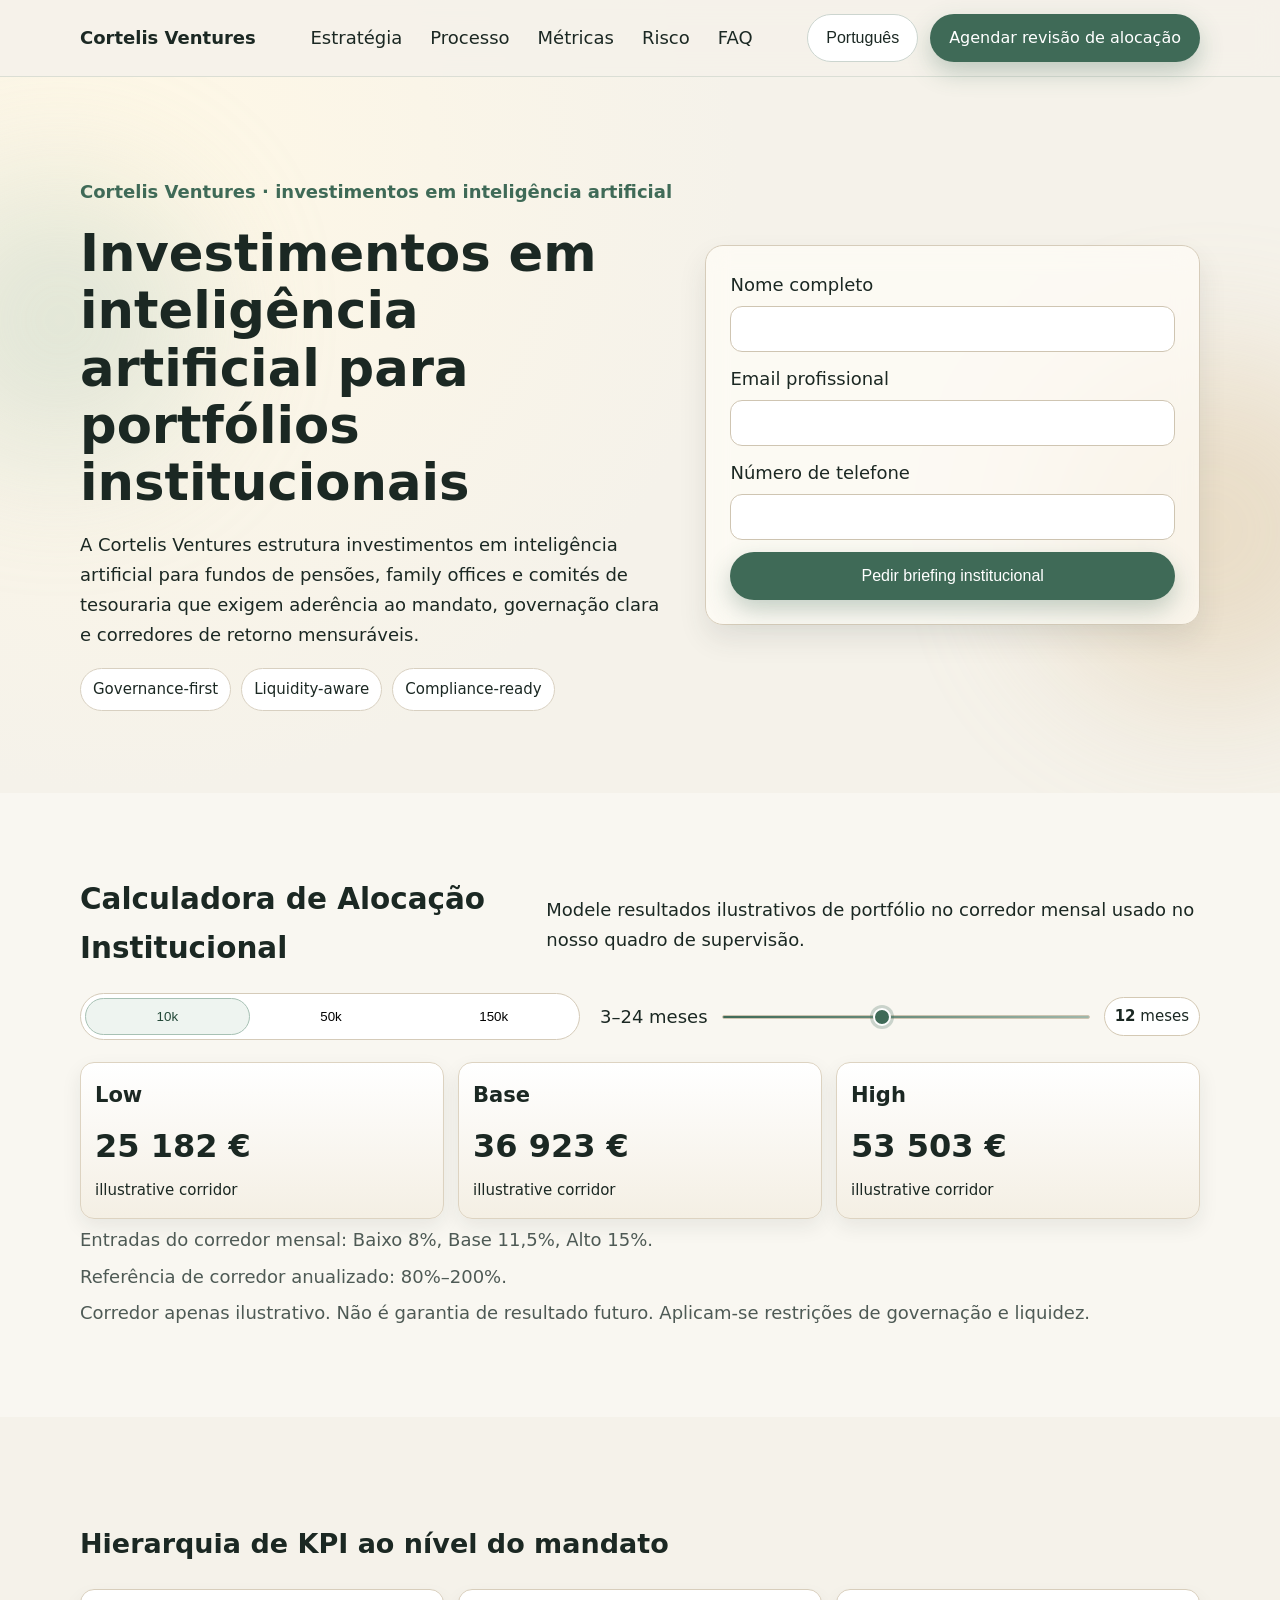
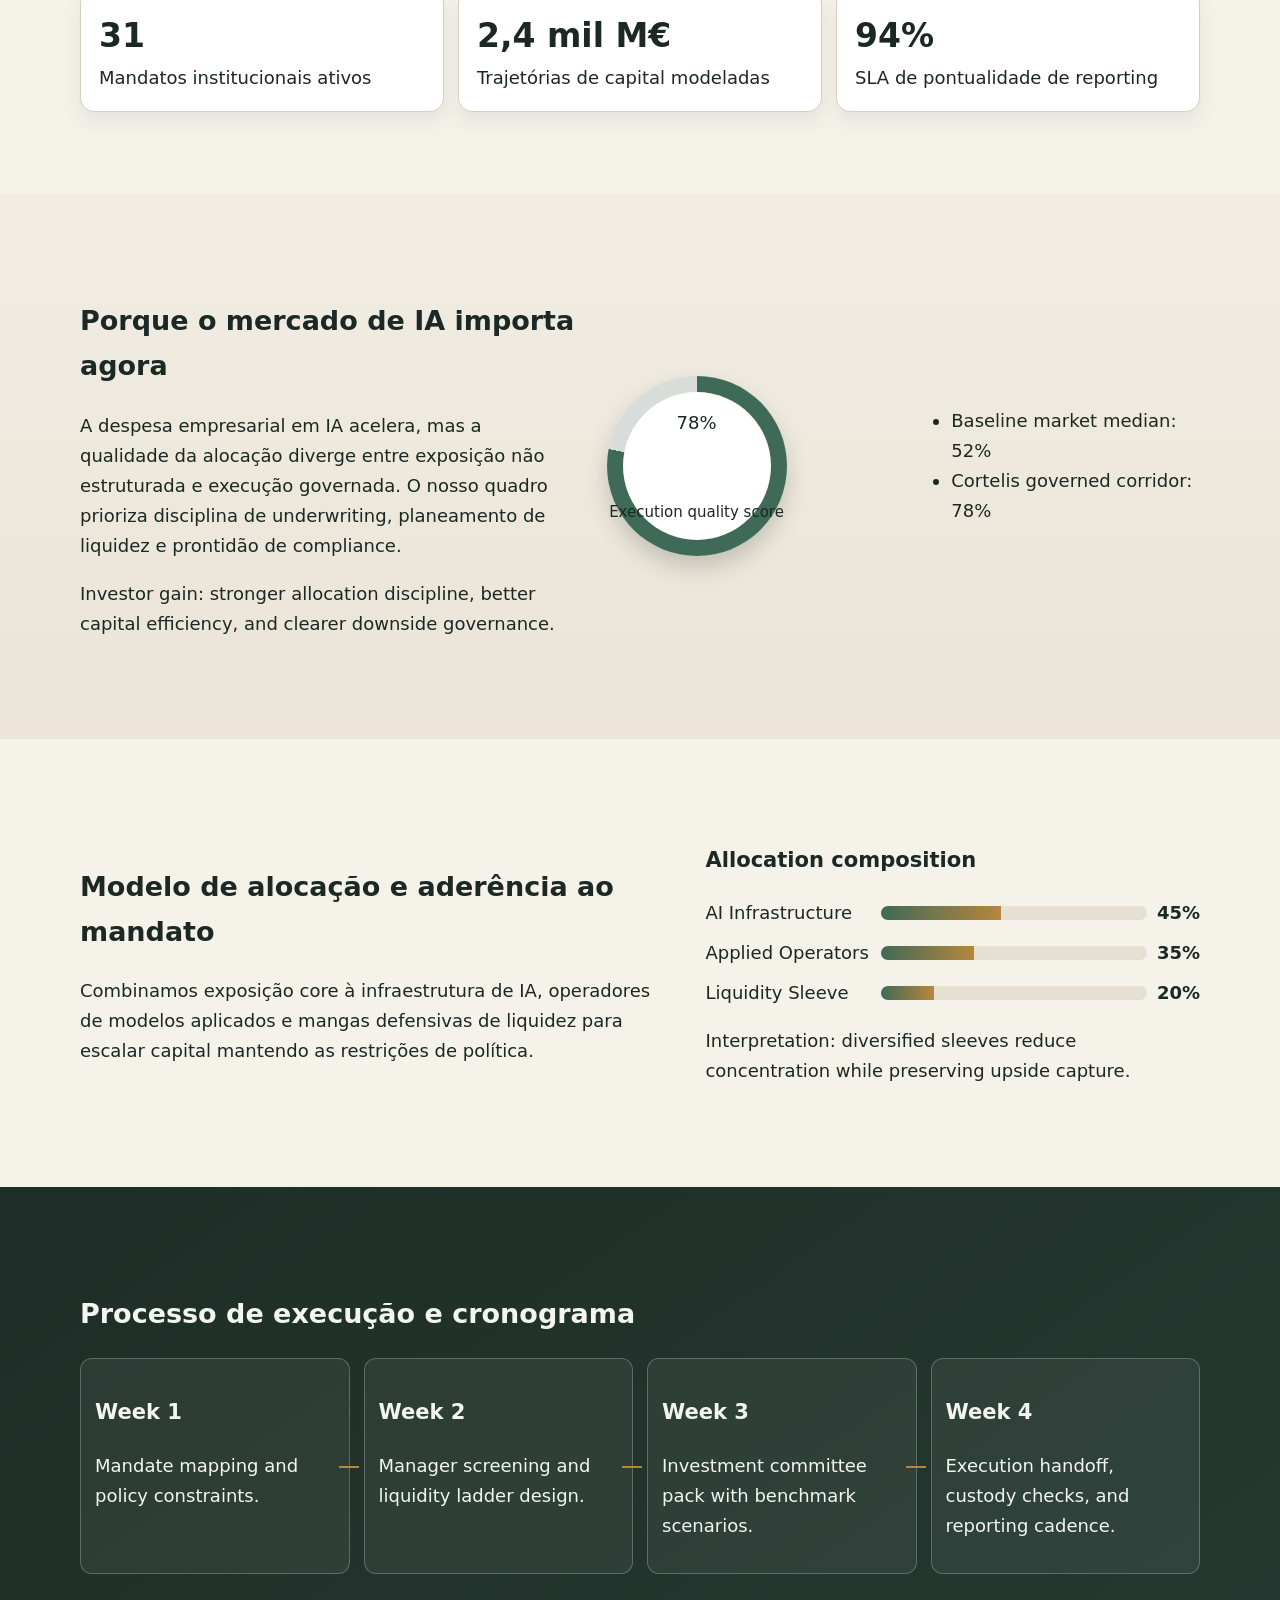
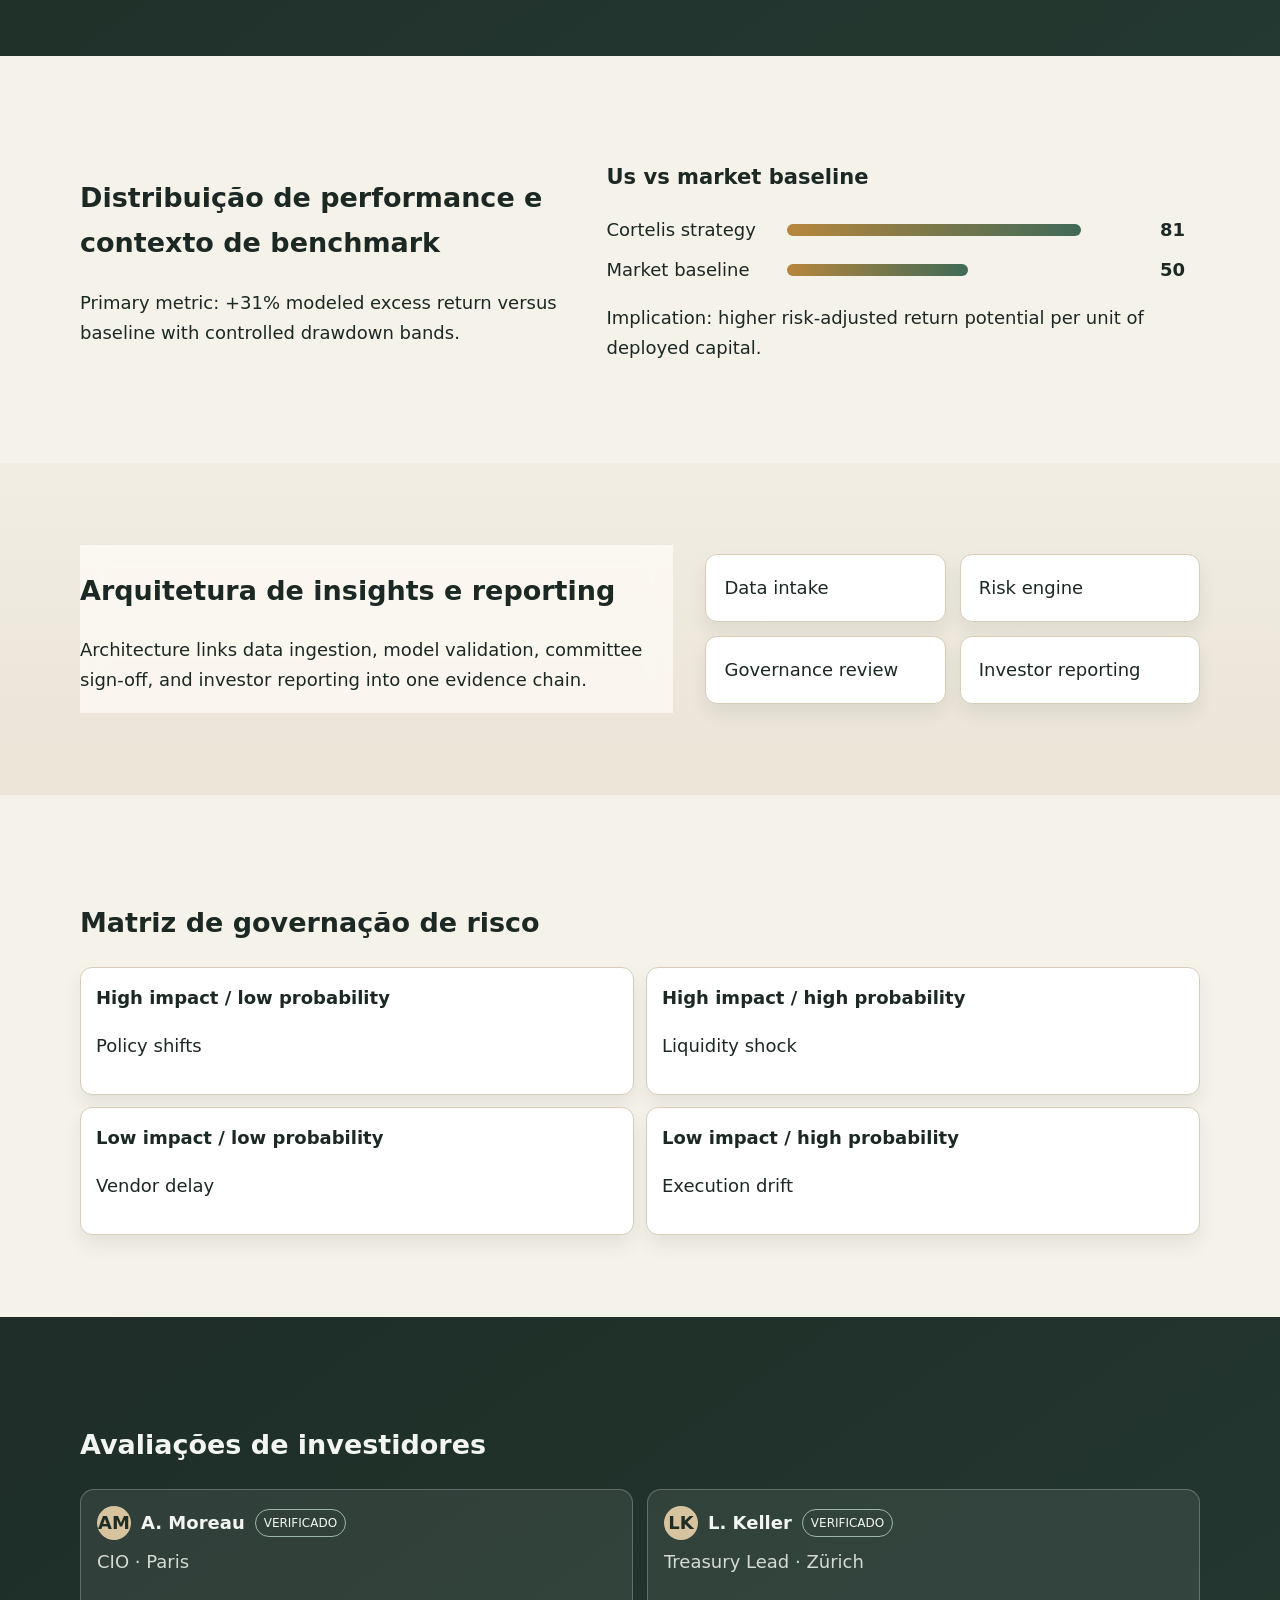
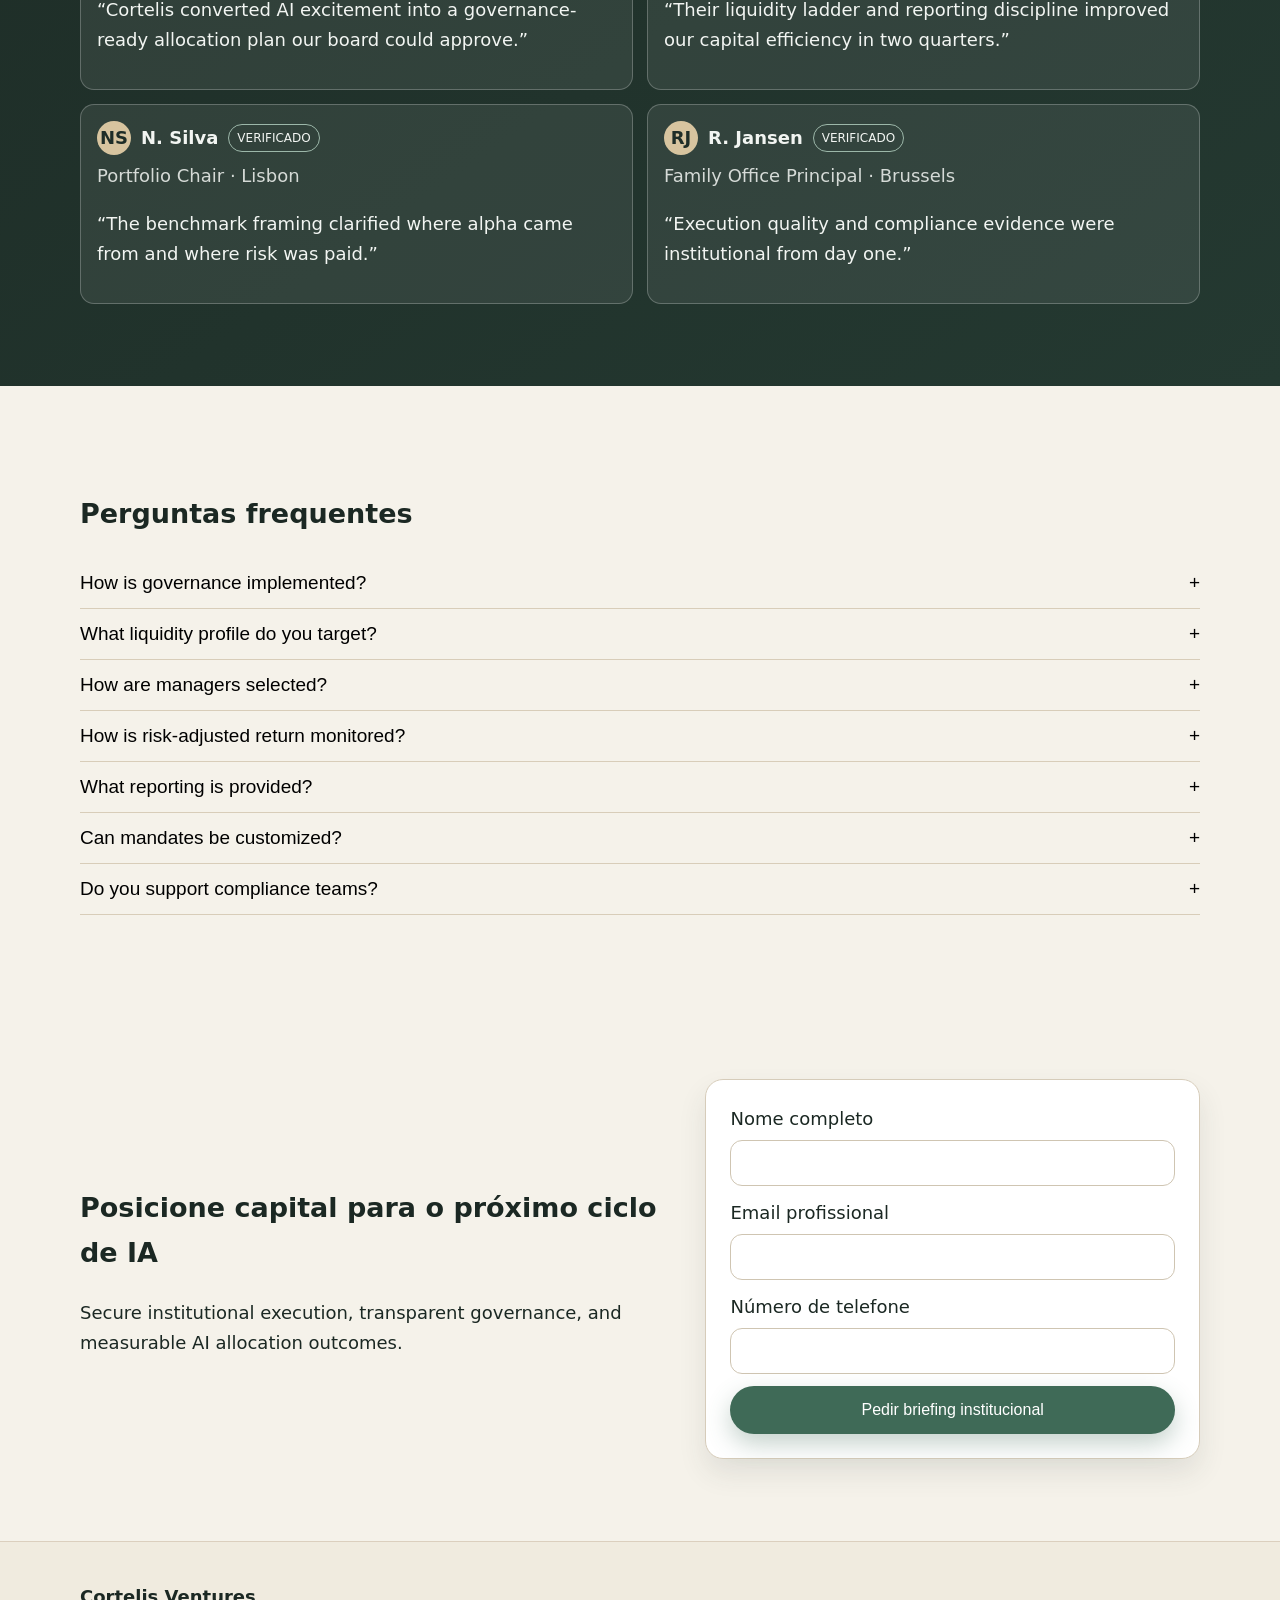
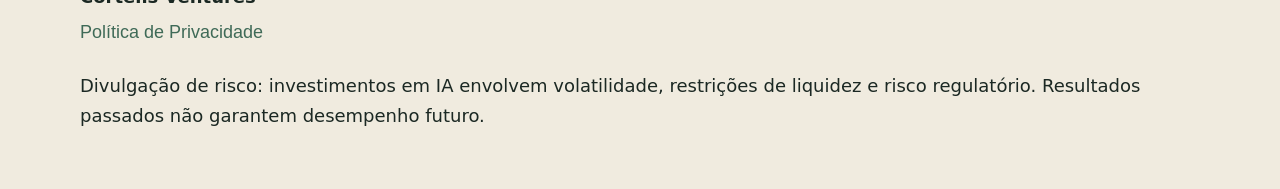
<file: pt/index.html>
<!doctype html><html lang="pt"><head><meta charset="utf-8"><meta name="viewport" content="width=device-width,initial-scale=1"><title>Cortelis Ventures | Investimentos em inteligência artificial para capital institucional</title><meta name="description" content="A Cortelis Ventures desenvolve estratégias institucionais de investimento em IA com governação, controlo de liquidez e eficiência de capital ajustada ao risco."><link rel="canonical" href="https://example.com/pt/index.html"><link rel="alternate" hreflang="en" href="https://example.com/index.html"><link rel="alternate" hreflang="de" href="https://example.com/de/index.html"><link rel="alternate" hreflang="fr" href="https://example.com/fr/index.html"><link rel="alternate" hreflang="es" href="https://example.com/es/index.html"><link rel="alternate" hreflang="it" href="https://example.com/it/index.html"><link rel="alternate" hreflang="tr" href="https://example.com/tr/index.html"><link rel="alternate" hreflang="pt" href="https://example.com/pt/index.html"><link rel="alternate" hreflang="ja" href="https://example.com/jp/index.html"><link rel="alternate" hreflang="sk" href="https://example.com/sk/index.html"><link rel="alternate" hreflang="nl" href="https://example.com/be/index.html"><link rel="alternate" hreflang="x-default" href="https://example.com/index.html"><meta property="og:title" content="Cortelis Ventures | Investimentos em inteligência artificial para capital institucional"><meta property="og:description" content="A Cortelis Ventures desenvolve estratégias institucionais de investimento em IA com governação, controlo de liquidez e eficiência de capital ajustada ao risco."><meta property="og:type" content="website"><meta property="og:url" content="https://example.com/pt/index.html"><meta name="twitter:card" content="summary_large_image"><meta name="twitter:title" content="Cortelis Ventures | Investimentos em inteligência artificial para capital institucional"><meta name="twitter:description" content="A Cortelis Ventures desenvolve estratégias institucionais de investimento em IA com governação, controlo de liquidez e eficiência de capital ajustada ao risco."><link rel="stylesheet" href="../assets/style.css"></head><body data-locale="pt-PT" data-currency="EUR">
<div class="bg-mesh"></div><div class="glow glow-a"></div><div class="glow glow-b"></div>
<header class="site-header"><div class="container header-row"><a class="brand" href="../index.html">Cortelis Ventures</a><nav class="desktop-nav"><a href="#s1">Estratégia</a><a href="#s2">Processo</a><a href="#s3">Métricas</a><a href="#s4">Risco</a><a href="#s5">FAQ</a></nav><div class="header-actions"><div class="lang-wrap"><button class="lang-pill" aria-expanded="false">Português</button><div class="lang-menu"><a href=''><svg viewBox='0 0 24 24' aria-hidden='true'><circle cx='12' cy='12' r='10' fill='#1f3d33'/></svg><span>English</span></a><a href=''><svg viewBox='0 0 24 24' aria-hidden='true'><circle cx='12' cy='12' r='10' fill='#111827'/></svg><span>Deutsch</span></a><a href=''><svg viewBox='0 0 24 24' aria-hidden='true'><circle cx='12' cy='12' r='10' fill='#244b3e'/></svg><span>Français</span></a><a href=''><svg viewBox='0 0 24 24' aria-hidden='true'><circle cx='12' cy='12' r='10' fill='#b78d45'/></svg><span>Español</span></a><a href=''><svg viewBox='0 0 24 24' aria-hidden='true'><circle cx='12' cy='12' r='10' fill='#8a9d8b'/></svg><span>Italiano</span></a><a href=''><svg viewBox='0 0 24 24' aria-hidden='true'><circle cx='12' cy='12' r='10' fill='#3f5f53'/></svg><span>Türkçe</span></a><a href='#'><svg viewBox='0 0 24 24' aria-hidden='true'><circle cx='12' cy='12' r='10' fill='#a3462f'/></svg><span>Português</span></a><a href=''><svg viewBox='0 0 24 24' aria-hidden='true'><circle cx='12' cy='12' r='10' fill='#4f7a68'/></svg><span>日本語</span></a><a href=''><svg viewBox='0 0 24 24' aria-hidden='true'><circle cx='12' cy='12' r='10' fill='#304a40'/></svg><span>Slovenčina</span></a><a href=''><svg viewBox='0 0 24 24' aria-hidden='true'><circle cx='12' cy='12' r='10' fill='#111'/></svg><span>Belgium</span></a><a href="../index.html">English</a><a href="../de/index.html">Deutsch</a><a href="../fr/index.html">Français</a><a href="../es/index.html">Español</a><a href="../it/index.html">Italiano</a><a href="../tr/index.html">Türkçe</a><a href="../pt/index.html">Português</a><a href="../jp/index.html">日本語</a><a href="../sk/index.html">Slovenčina</a><a href="../be/index.html">Belgium</a></div></div><a class="btn" href="#lead">Agendar revisão de alocação</a><button class="burger" aria-label="menu" aria-expanded="false"><span></span><span></span><span></span></button></div></div></header>
<div class="drawer" aria-hidden="true"><div class="drawer-panel"><button class="drawer-close" aria-label="close">×</button><nav><a href="#s1">Estratégia</a><a href="#s2">Processo</a><a href="#s3">Métricas</a><a href="#s4">Risco</a><a href="#s5">FAQ</a></nav><div class="lang-wrap mobile"><button class="lang-pill">Português</button><div class="lang-menu"><a href="../index.html">English</a><a href="../de/index.html">Deutsch</a><a href="../fr/index.html">Français</a><a href="../es/index.html">Español</a><a href="../it/index.html">Italiano</a><a href="../tr/index.html">Türkçe</a><a href="../pt/index.html">Português</a><a href="../jp/index.html">日本語</a><a href="../sk/index.html">Slovenčina</a><a href="../be/index.html">Belgium</a></div></div><a class="btn" href="#lead">Agendar revisão de alocação</a></div></div>
<main>
<section class="hero section" id="lead"><div class="container split"><div><p class="eyebrow">Cortelis Ventures · investimentos em inteligência artificial</p><h1>Investimentos em inteligência artificial para portfólios institucionais</h1><p>A Cortelis Ventures estrutura investimentos em inteligência artificial para fundos de pensões, family offices e comités de tesouraria que exigem aderência ao mandato, governação clara e corredores de retorno mensuráveis.</p><div class="hero-badges"><span>Governance-first</span><span>Liquidity-aware</span><span>Compliance-ready</span></div></div><form class="lead-form glass"><label>Nome completo<input required></label><label>Email profissional<input type="email" required></label><label>Número de telefone<input required></label><button class="btn" type="submit">Pedir briefing institucional</button></form></div></section>
<section class="section calc" id="calc"><div class="container"><div class="calc-head"><h2>Calculadora de Alocação Institucional</h2><p>Modele resultados ilustrativos de portfólio no corredor mensal usado no nosso quadro de supervisão.</p></div><div class="calc-inputs"><div class="segmented" role="tablist"><button class="amt active" data-amount="10000">10k</button><button class="amt" data-amount="50000">50k</button><button class="amt" data-amount="150000">150k</button></div><label class="slider-wrap"><span>3–24 meses</span><input type="range" min="3" max="24" value="12" id="months"><span class="months-pill"><b id="mval">12</b> meses</span></label></div><div class="calc-results"><article><h3>Low</h3><p id="low">-</p><small>illustrative corridor</small></article><article><h3>Base</h3><p id="base">-</p><small>illustrative corridor</small></article><article><h3>High</h3><p id="high">-</p><small>illustrative corridor</small></article></div><p class="calc-note">Entradas do corredor mensal: Baixo 8%, Base 11,5%, Alto 15%.</p><p class="calc-note">Referência de corredor anualizado: 80%–200%.</p><p class="calc-disc">Corredor apenas ilustrativo. Não é garantia de resultado futuro. Aplicam-se restrições de governação e liquidez.</p></div></section>
<section class="section" id="s1"><div class="container"><h2>Hierarquia de KPI ao nível do mandato</h2><div class="kpi-grid"><article class="kpi"><strong>31</strong><span>Mandatos institucionais ativos</span></article><article class="kpi"><strong>2,4 mil M€</strong><span>Trajetórias de capital modeladas</span></article><article class="kpi"><strong>94%</strong><span>SLA de pontualidade de reporting</span></article></div></div></section>
<section class="section alt" id="s2"><div class="container split reverse"><div><h2>Porque o mercado de IA importa agora</h2><p>A despesa empresarial em IA acelera, mas a qualidade da alocação diverge entre exposição não estruturada e execução governada. O nosso quadro prioriza disciplina de underwriting, planeamento de liquidez e prontidão de compliance.</p><p>Investor gain: stronger allocation discipline, better capital efficiency, and clearer downside governance.</p></div><div class="radial-wrap"><div class="ring" style="--p:78"><span>78%</span><small>Execution quality score</small></div><ul><li>Baseline market median: 52%</li><li>Cortelis governed corridor: 78%</li></ul></div></div></section>
<section class="section" id="s3"><div class="container split"><div><h2>Modelo de alocação e aderência ao mandato</h2><p>Combinamos exposição core à infraestrutura de IA, operadores de modelos aplicados e mangas defensivas de liquidez para escalar capital mantendo as restrições de política.</p></div><div class="stack-bars"><h3>Allocation composition</h3><div><span>AI Infrastructure</span><div class="stack"><i style="width:45%"></i></div><b>45%</b></div><div><span>Applied Operators</span><div class="stack"><i style="width:35%"></i></div><b>35%</b></div><div><span>Liquidity Sleeve</span><div class="stack"><i style="width:20%"></i></div><b>20%</b></div><p>Interpretation: diversified sleeves reduce concentration while preserving upside capture.</p></div></div></section>
<section class="section dark" id="s4"><div class="container"><h2>Processo de execução e cronograma</h2><div class="timeline"><article><h3>Week 1</h3><p>Mandate mapping and policy constraints.</p></article><article><h3>Week 2</h3><p>Manager screening and liquidity ladder design.</p></article><article><h3>Week 3</h3><p>Investment committee pack with benchmark scenarios.</p></article><article><h3>Week 4</h3><p>Execution handoff, custody checks, and reporting cadence.</p></article></div></div></section>
<section class="section" id="s5"><div class="container split reverse"><div><h2>Distribuição de performance e contexto de benchmark</h2><p>Primary metric: +31% modeled excess return versus baseline with controlled drawdown bands.</p></div><div class="dual-bars"><h3>Us vs market baseline</h3><div><span>Cortelis strategy</span><em style="width:81%"></em><b>81</b></div><div><span>Market baseline</span><em style="width:50%"></em><b>50</b></div><p>Implication: higher risk-adjusted return potential per unit of deployed capital.</p></div></div></section>
<section class="section alt" id="s6"><div class="container split"><div class="glass"><h2>Arquitetura de insights e reporting</h2><p>Architecture links data ingestion, model validation, committee sign-off, and investor reporting into one evidence chain.</p></div><div class="diagram"><div>Data intake</div><div>Risk engine</div><div>Governance review</div><div>Investor reporting</div></div></div></section>
<section class="section" id="s7"><div class="container"><h2>Matriz de governação de risco</h2><div class="risk-matrix"><div><strong>High impact / low probability</strong><p>Policy shifts</p></div><div><strong>High impact / high probability</strong><p>Liquidity shock</p></div><div><strong>Low impact / low probability</strong><p>Vendor delay</p></div><div><strong>Low impact / high probability</strong><p>Execution drift</p></div></div></div></section>
<section class="section dark" id="s8"><div class="container"><h2>Avaliações de investidores</h2><div class="reviews"><article class='review-card reveal'><div class='review-head'><span class='avatar'>AM</span><strong>A. Moreau</strong><span class='verified'>VERIFICADO</span></div><p class='meta'>CIO · Paris</p><p>“Cortelis converted AI excitement into a governance-ready allocation plan our board could approve.”</p></article><article class='review-card reveal'><div class='review-head'><span class='avatar'>LK</span><strong>L. Keller</strong><span class='verified'>VERIFICADO</span></div><p class='meta'>Treasury Lead · Zürich</p><p>“Their liquidity ladder and reporting discipline improved our capital efficiency in two quarters.”</p></article><article class='review-card reveal'><div class='review-head'><span class='avatar'>NS</span><strong>N. Silva</strong><span class='verified'>VERIFICADO</span></div><p class='meta'>Portfolio Chair · Lisbon</p><p>“The benchmark framing clarified where alpha came from and where risk was paid.”</p></article><article class='review-card reveal'><div class='review-head'><span class='avatar'>RJ</span><strong>R. Jansen</strong><span class='verified'>VERIFICADO</span></div><p class='meta'>Family Office Principal · Brussels</p><p>“Execution quality and compliance evidence were institutional from day one.”</p></article></div></div></section>
<section class="section" id="s9"><div class="container"><h2>Perguntas frequentes</h2><div class="faq"><div class='faq-item'><button aria-expanded='false'><span>How is governance implemented?</span><span>+</span></button><div class='faq-panel'><p>Each mandate receives an investment committee cadence, escalation thresholds, and audit-ready documentation.</p></div></div><div class='faq-item'><button aria-expanded='false'><span>What liquidity profile do you target?</span><span>+</span></button><div class='faq-panel'><p>We design staged liquidity ladders so redemption planning remains aligned with policy windows.</p></div></div><div class='faq-item'><button aria-expanded='false'><span>How are managers selected?</span><span>+</span></button><div class='faq-panel'><p>Selection blends quantitative scoring, operational due diligence, and compliance screens.</p></div></div><div class='faq-item'><button aria-expanded='false'><span>How is risk-adjusted return monitored?</span><span>+</span></button><div class='faq-panel'><p>We track corridor adherence, drawdown bands, and benchmark-relative contribution monthly.</p></div></div><div class='faq-item'><button aria-expanded='false'><span>What reporting is provided?</span><span>+</span></button><div class='faq-panel'><p>Institutional reports include attribution, exposure maps, and governance exceptions.</p></div></div><div class='faq-item'><button aria-expanded='false'><span>Can mandates be customized?</span><span>+</span></button><div class='faq-panel'><p>Yes, we adapt allocation bands, exclusions, and custody constraints per investor charter.</p></div></div><div class='faq-item'><button aria-expanded='false'><span>Do you support compliance teams?</span><span>+</span></button><div class='faq-panel'><p>Yes, we provide evidence packs for legal, risk, and internal control stakeholders.</p></div></div></div></div></section>
<section class="section cta" id="s10"><div class="container split"><div><h2>Posicione capital para o próximo ciclo de IA</h2><p>Secure institutional execution, transparent governance, and measurable AI allocation outcomes.</p></div><form class="lead-form"><label>Nome completo<input required></label><label>Email profissional<input type="email" required></label><label>Número de telefone<input required></label><button class="btn" type="submit">Pedir briefing institucional</button></form></div></section>
</main>
<footer class="site-footer"><div class="container foot"><strong>Cortelis Ventures</strong><button class="privacy-link" data-open-modal>Política de Privacidade</button><p>Divulgação de risco: investimentos em IA envolvem volatilidade, restrições de liquidez e risco regulatório. Resultados passados não garantem desempenho futuro.</p></div></footer>
<div class="modal" aria-hidden="true"><div class="modal-panel"><button class="modal-x" data-close-modal aria-label="close">×</button><h2>Política de Privacidade</h2><div class="modal-body"><h3>Introduction</h3><p>Cortelis Ventures processes data for investor onboarding, communications, and regulated reporting.</p><h3>Data collection</h3><p>We collect identity, contact, mandate suitability, and interaction data submitted through forms and reporting channels.</p><h3>Legal basis</h3><p>Processing relies on consent, contractual necessity, and legitimate interest for compliance and risk control.</p><h3>Cookies</h3><p>Essential cookies support session integrity and analytics are limited to service improvement.</p><h3>Retention</h3><p>Records are retained only for required legal, audit, and fiduciary periods.</p><h3>Third-party sharing</h3><p>Data may be shared with custodians, administrators, and regulated service providers under contractual safeguards.</p><h3>Security</h3><p>Controls include encryption, access management, and monitoring with incident response procedures.</p><h3>User rights</h3><p>You may request access, correction, deletion, or processing restriction subject to regulatory obligations.</p><h3>International transfers</h3><p>Cross-border transfers use approved contractual clauses and jurisdictional risk checks.</p><h3>Industry risk disclosure</h3><p>AI investing includes model risk, valuation uncertainty, and evolving regulation.</p><h3>Contact</h3><p>privacy@cortelis.ventures</p></div><div class="modal-foot"><button class="btn ghost" data-close-modal>Fechar</button></div></div></div>
<script type="application/ld+json">{"@context":"https://schema.org","@graph":[{"@type":"Organization","name":"Cortelis Ventures","url":"https://example.com"},{"@type":"WebSite","name":"Cortelis Ventures","url":"https://example.com"},{"@type":"FAQPage","mainEntity":[{"@type":"Question","name":"How is governance implemented?","acceptedAnswer":{"@type":"Answer","text":"Each mandate receives committee cadence and audit-ready evidence."}}]},{"@type":"Review","reviewRating":{"@type":"Rating","ratingValue":"5"},"author":{"@type":"Person","name":"A. Moreau"},"reviewBody":"Institutional execution quality with transparent governance."}]}</script>
<script src="../assets/app.js" defer></script></body></html>
</file>
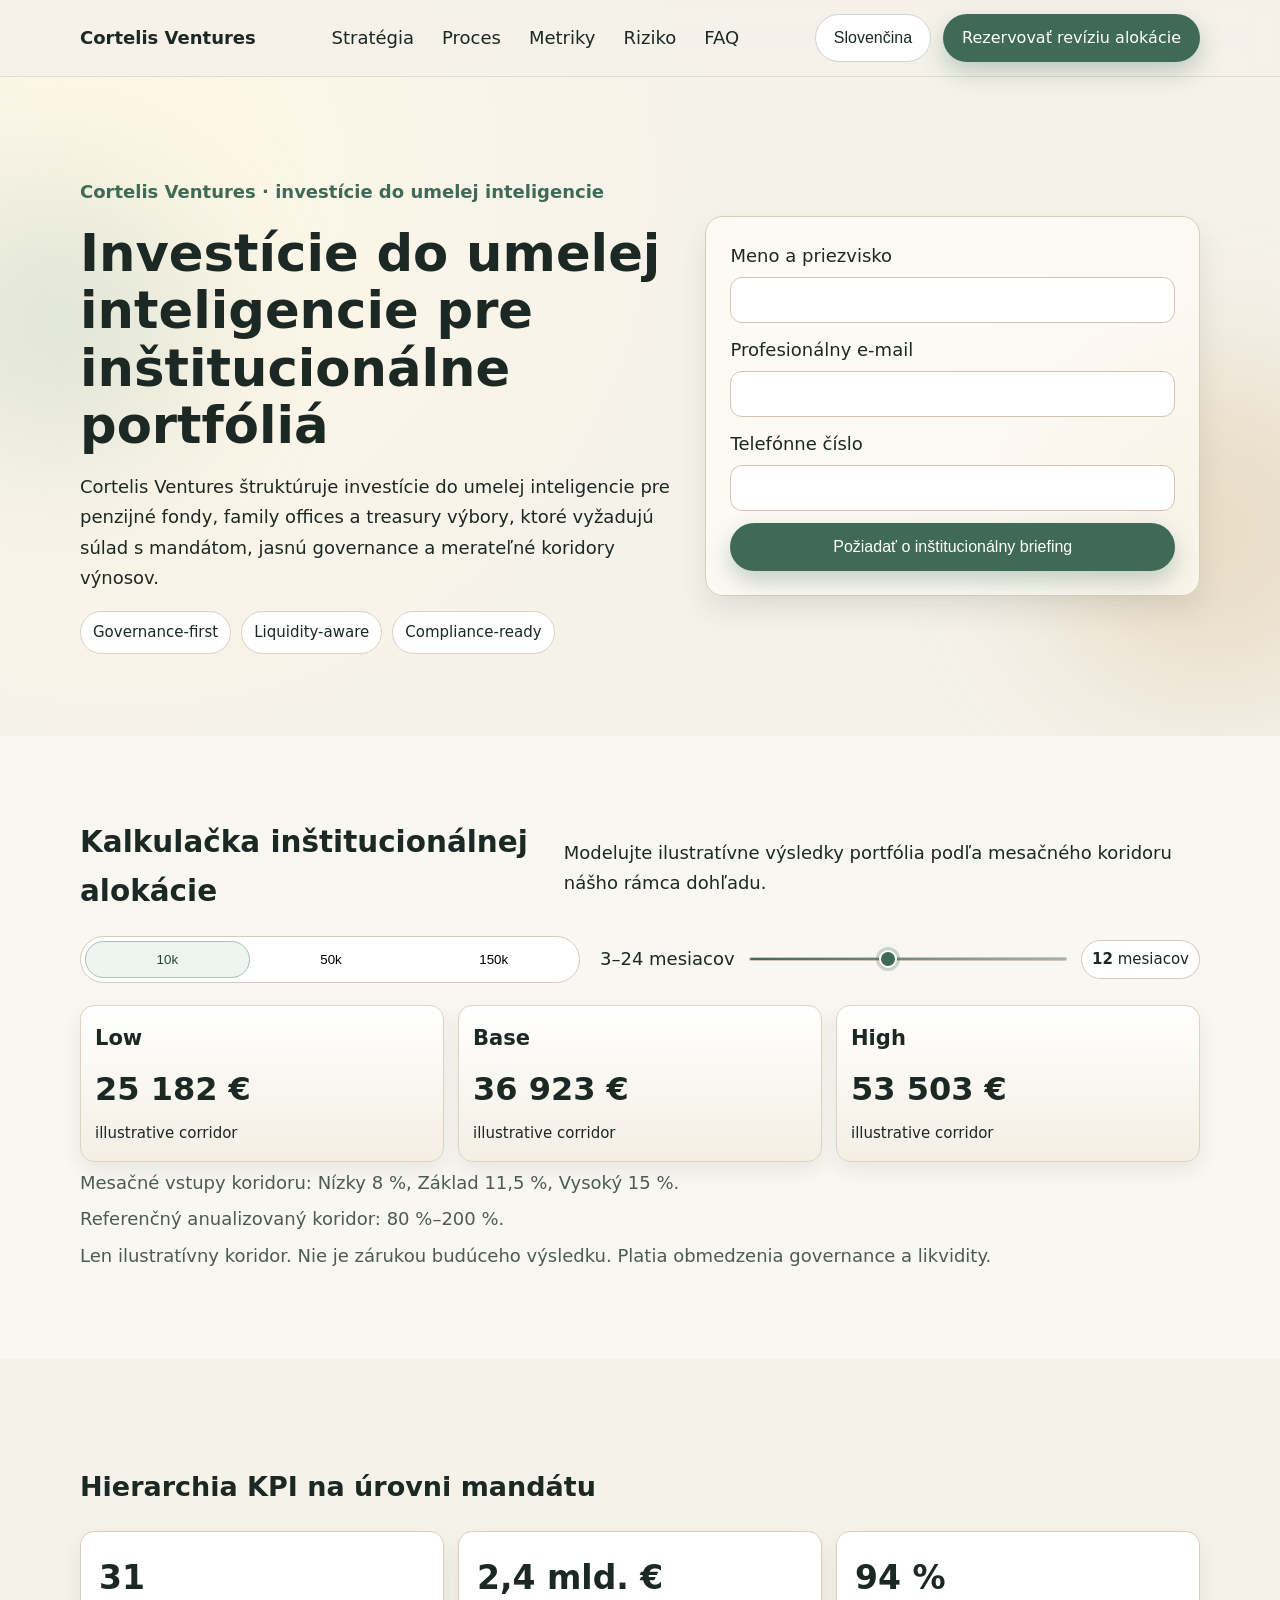
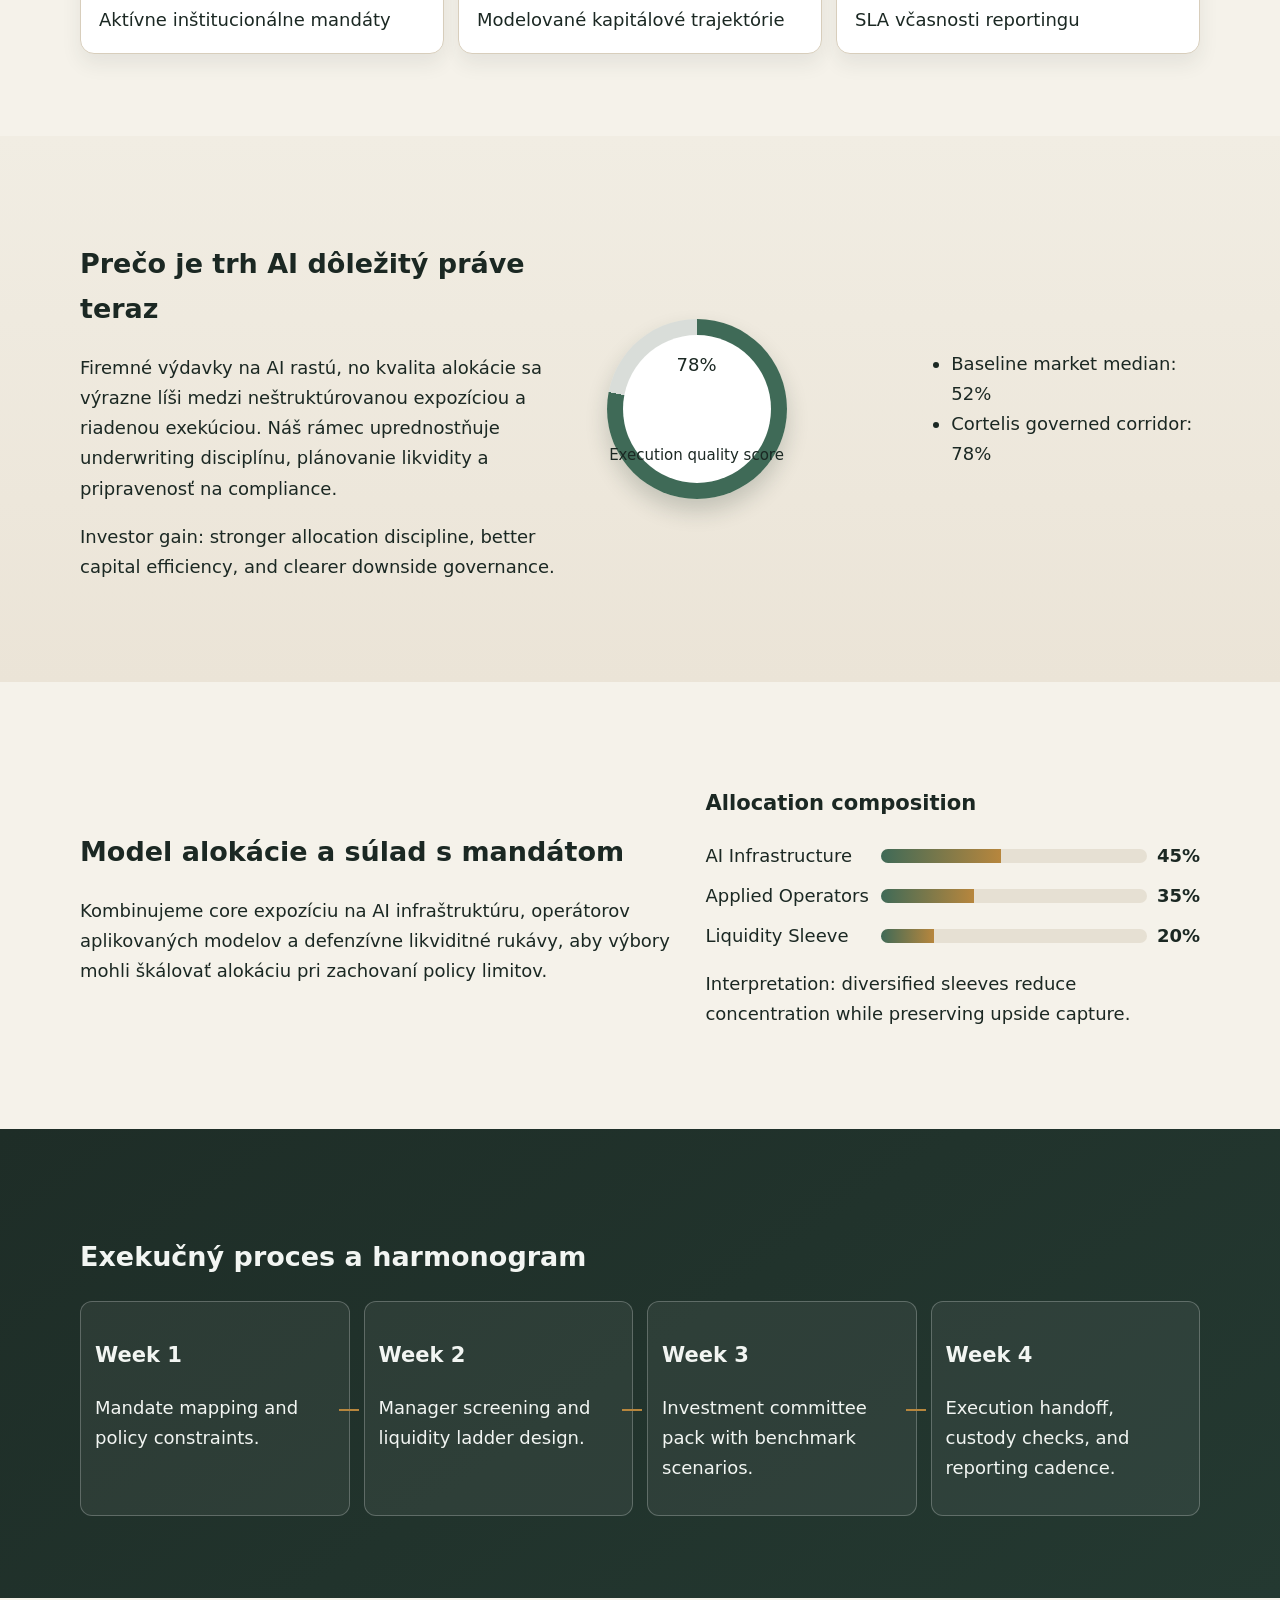
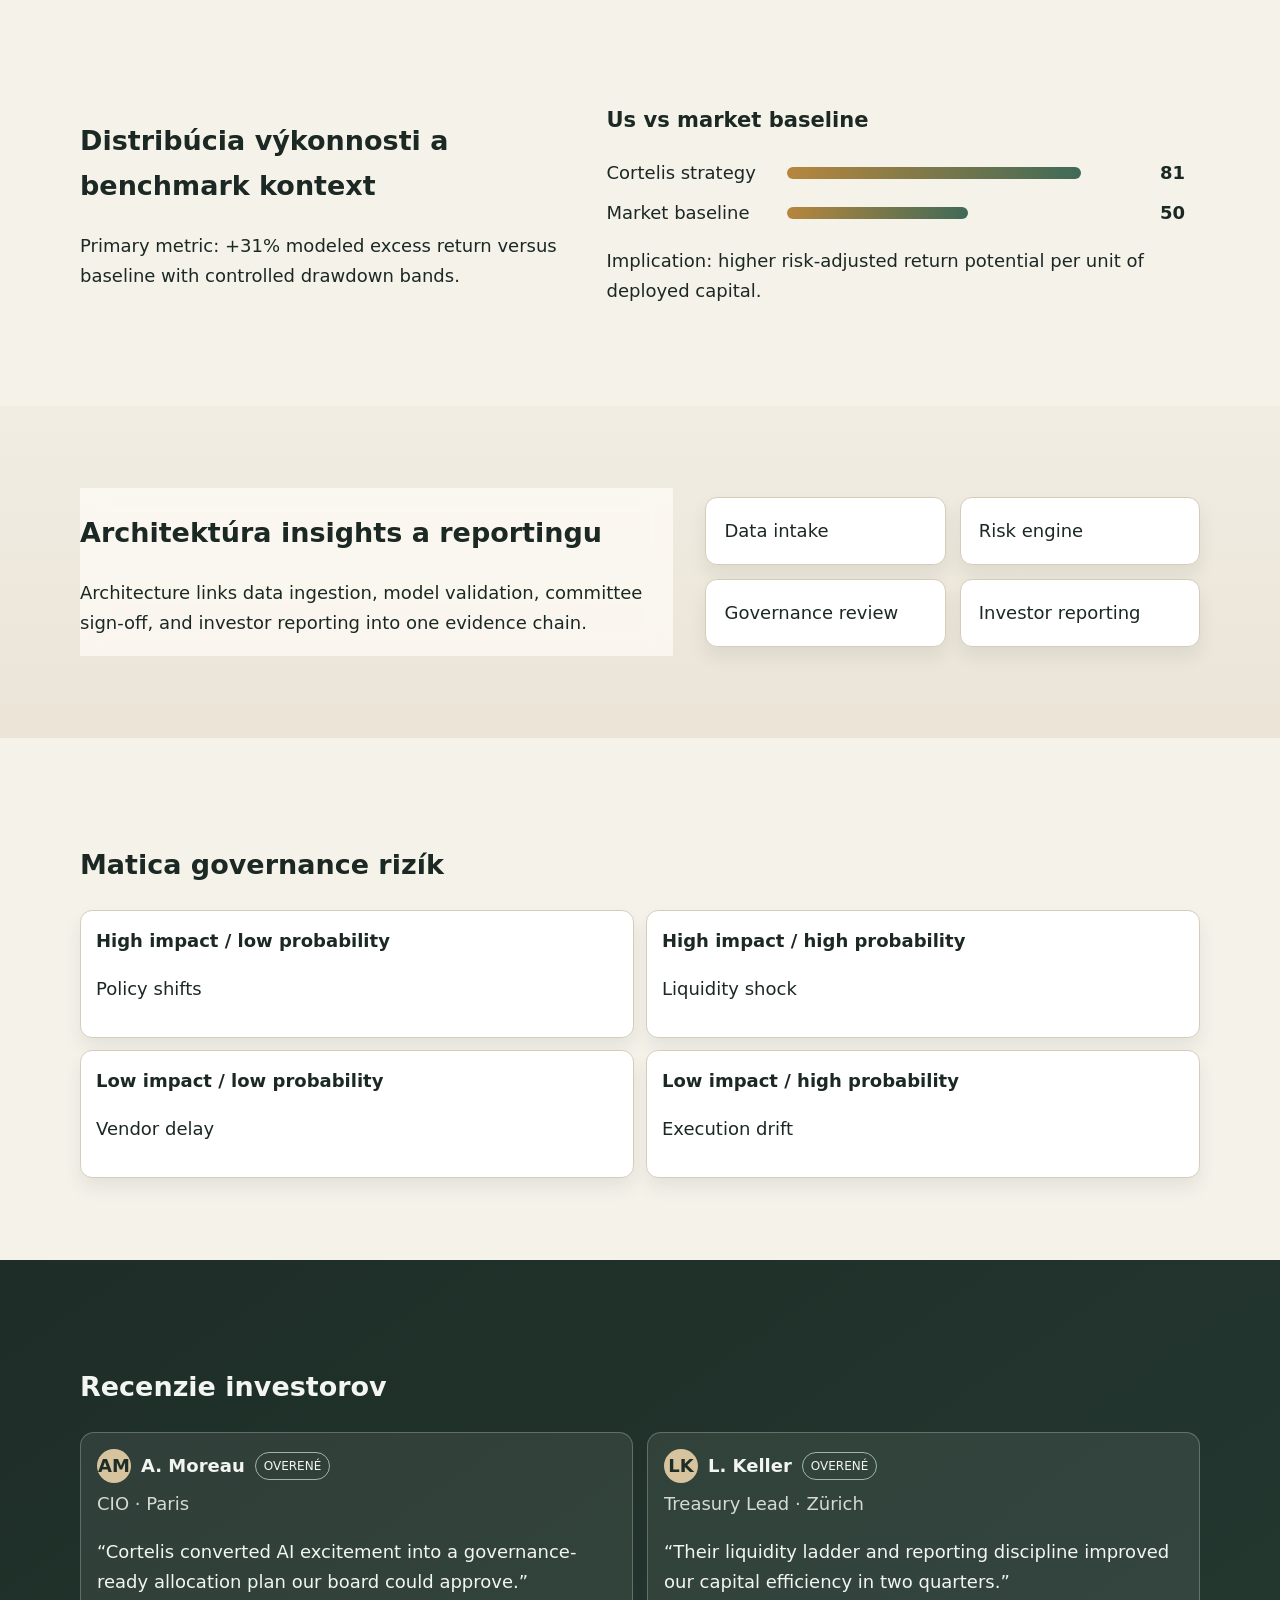
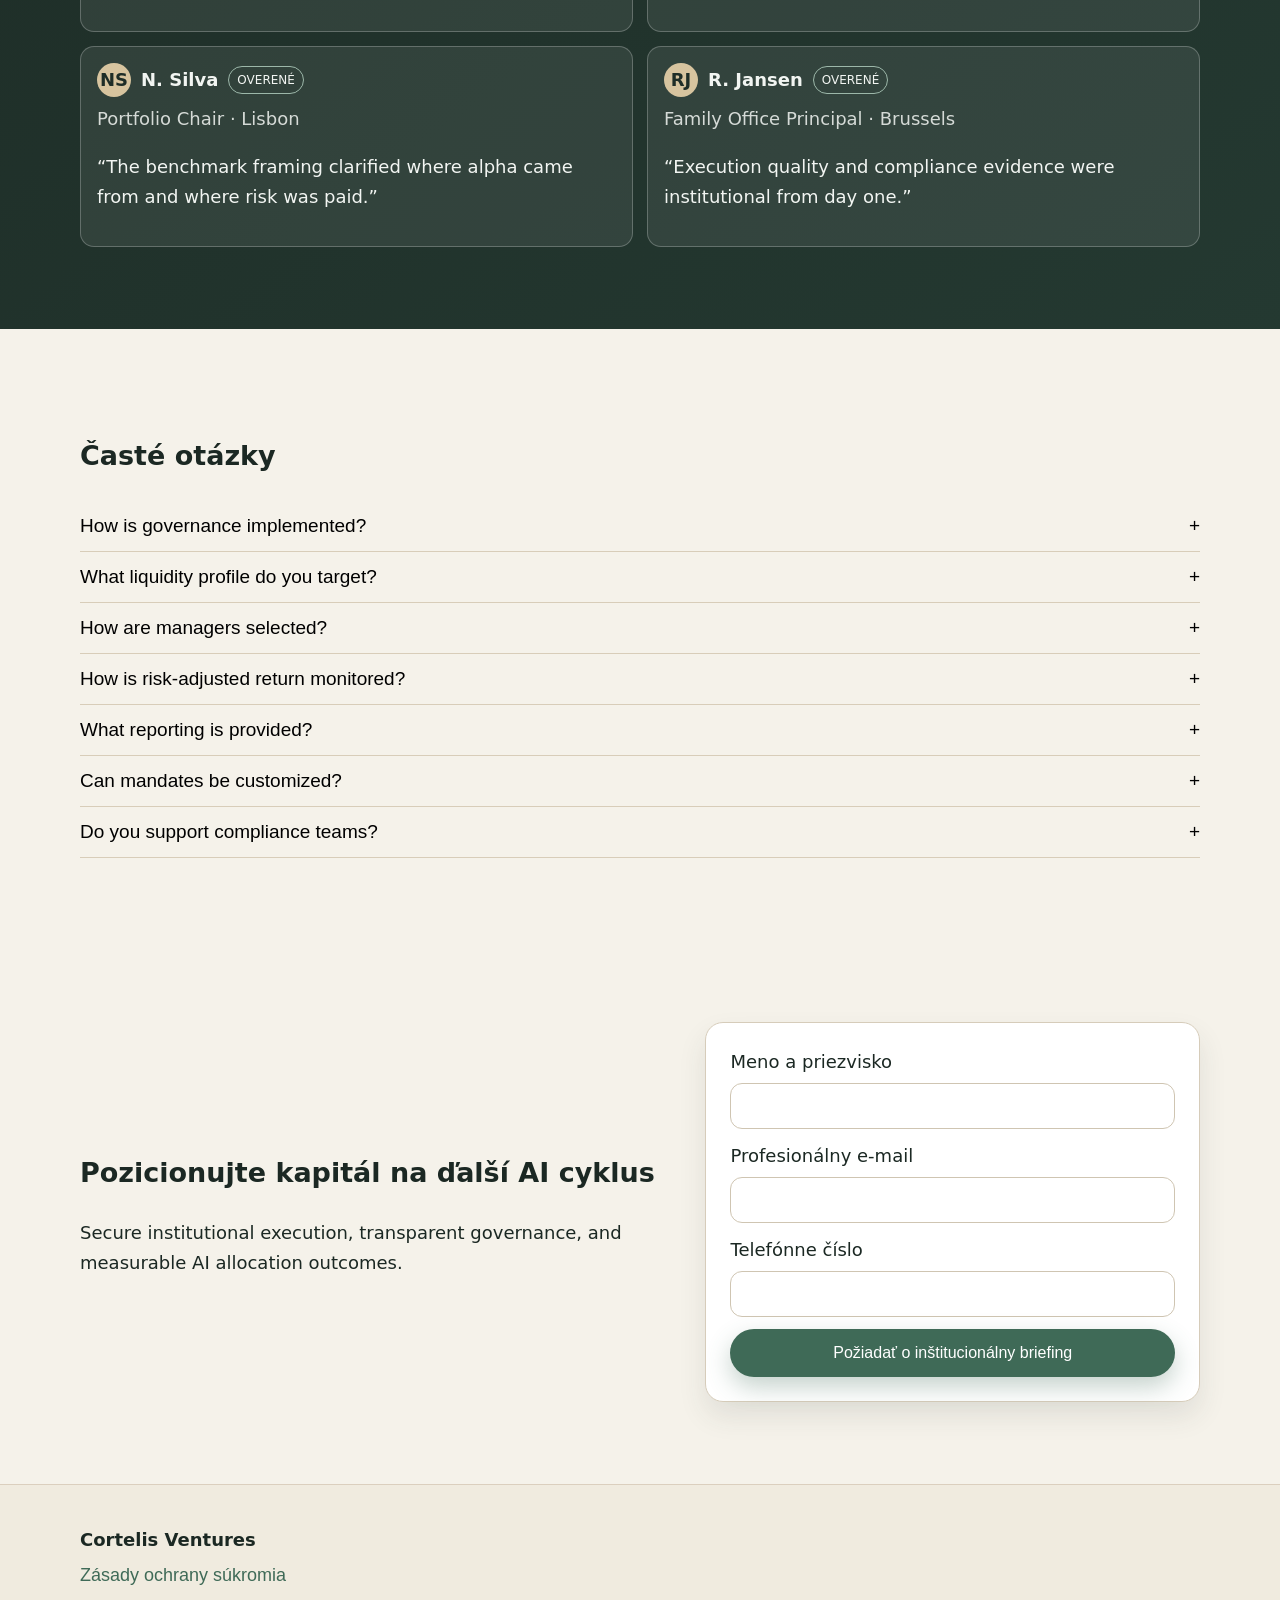
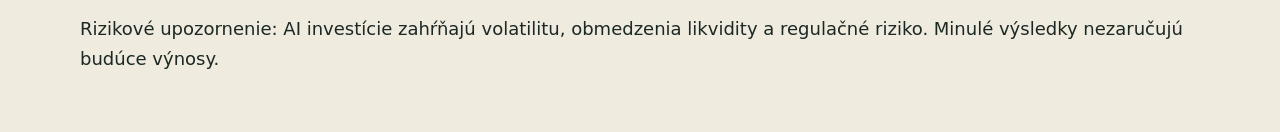
<file: sk/index.html>
<!doctype html><html lang="sk"><head><meta charset="utf-8"><meta name="viewport" content="width=device-width,initial-scale=1"><title>Cortelis Ventures | Investície do umelej inteligencie pre inštitucionálny kapitál</title><meta name="description" content="Cortelis Ventures vytvára inštitucionálne AI investičné stratégie zamerané na governance, likviditu a rizikovo upravenú kapitálovú efektivitu."><link rel="canonical" href="https://example.com/sk/index.html"><link rel="alternate" hreflang="en" href="https://example.com/index.html"><link rel="alternate" hreflang="de" href="https://example.com/de/index.html"><link rel="alternate" hreflang="fr" href="https://example.com/fr/index.html"><link rel="alternate" hreflang="es" href="https://example.com/es/index.html"><link rel="alternate" hreflang="it" href="https://example.com/it/index.html"><link rel="alternate" hreflang="tr" href="https://example.com/tr/index.html"><link rel="alternate" hreflang="pt" href="https://example.com/pt/index.html"><link rel="alternate" hreflang="ja" href="https://example.com/jp/index.html"><link rel="alternate" hreflang="sk" href="https://example.com/sk/index.html"><link rel="alternate" hreflang="nl" href="https://example.com/be/index.html"><link rel="alternate" hreflang="x-default" href="https://example.com/index.html"><meta property="og:title" content="Cortelis Ventures | Investície do umelej inteligencie pre inštitucionálny kapitál"><meta property="og:description" content="Cortelis Ventures vytvára inštitucionálne AI investičné stratégie zamerané na governance, likviditu a rizikovo upravenú kapitálovú efektivitu."><meta property="og:type" content="website"><meta property="og:url" content="https://example.com/sk/index.html"><meta name="twitter:card" content="summary_large_image"><meta name="twitter:title" content="Cortelis Ventures | Investície do umelej inteligencie pre inštitucionálny kapitál"><meta name="twitter:description" content="Cortelis Ventures vytvára inštitucionálne AI investičné stratégie zamerané na governance, likviditu a rizikovo upravenú kapitálovú efektivitu."><link rel="stylesheet" href="../assets/style.css"></head><body data-locale="sk-SK" data-currency="EUR">
<div class="bg-mesh"></div><div class="glow glow-a"></div><div class="glow glow-b"></div>
<header class="site-header"><div class="container header-row"><a class="brand" href="../index.html">Cortelis Ventures</a><nav class="desktop-nav"><a href="#s1">Stratégia</a><a href="#s2">Proces</a><a href="#s3">Metriky</a><a href="#s4">Riziko</a><a href="#s5">FAQ</a></nav><div class="header-actions"><div class="lang-wrap"><button class="lang-pill" aria-expanded="false">Slovenčina</button><div class="lang-menu"><a href=''><svg viewBox='0 0 24 24' aria-hidden='true'><circle cx='12' cy='12' r='10' fill='#1f3d33'/></svg><span>English</span></a><a href=''><svg viewBox='0 0 24 24' aria-hidden='true'><circle cx='12' cy='12' r='10' fill='#111827'/></svg><span>Deutsch</span></a><a href=''><svg viewBox='0 0 24 24' aria-hidden='true'><circle cx='12' cy='12' r='10' fill='#244b3e'/></svg><span>Français</span></a><a href=''><svg viewBox='0 0 24 24' aria-hidden='true'><circle cx='12' cy='12' r='10' fill='#b78d45'/></svg><span>Español</span></a><a href=''><svg viewBox='0 0 24 24' aria-hidden='true'><circle cx='12' cy='12' r='10' fill='#8a9d8b'/></svg><span>Italiano</span></a><a href=''><svg viewBox='0 0 24 24' aria-hidden='true'><circle cx='12' cy='12' r='10' fill='#3f5f53'/></svg><span>Türkçe</span></a><a href=''><svg viewBox='0 0 24 24' aria-hidden='true'><circle cx='12' cy='12' r='10' fill='#a3462f'/></svg><span>Português</span></a><a href=''><svg viewBox='0 0 24 24' aria-hidden='true'><circle cx='12' cy='12' r='10' fill='#4f7a68'/></svg><span>日本語</span></a><a href='#'><svg viewBox='0 0 24 24' aria-hidden='true'><circle cx='12' cy='12' r='10' fill='#304a40'/></svg><span>Slovenčina</span></a><a href=''><svg viewBox='0 0 24 24' aria-hidden='true'><circle cx='12' cy='12' r='10' fill='#111'/></svg><span>Belgium</span></a><a href="../index.html">English</a><a href="../de/index.html">Deutsch</a><a href="../fr/index.html">Français</a><a href="../es/index.html">Español</a><a href="../it/index.html">Italiano</a><a href="../tr/index.html">Türkçe</a><a href="../pt/index.html">Português</a><a href="../jp/index.html">日本語</a><a href="../sk/index.html">Slovenčina</a><a href="../be/index.html">Belgium</a></div></div><a class="btn" href="#lead">Rezervovať revíziu alokácie</a><button class="burger" aria-label="menu" aria-expanded="false"><span></span><span></span><span></span></button></div></div></header>
<div class="drawer" aria-hidden="true"><div class="drawer-panel"><button class="drawer-close" aria-label="close">×</button><nav><a href="#s1">Stratégia</a><a href="#s2">Proces</a><a href="#s3">Metriky</a><a href="#s4">Riziko</a><a href="#s5">FAQ</a></nav><div class="lang-wrap mobile"><button class="lang-pill">Slovenčina</button><div class="lang-menu"><a href="../index.html">English</a><a href="../de/index.html">Deutsch</a><a href="../fr/index.html">Français</a><a href="../es/index.html">Español</a><a href="../it/index.html">Italiano</a><a href="../tr/index.html">Türkçe</a><a href="../pt/index.html">Português</a><a href="../jp/index.html">日本語</a><a href="../sk/index.html">Slovenčina</a><a href="../be/index.html">Belgium</a></div></div><a class="btn" href="#lead">Rezervovať revíziu alokácie</a></div></div>
<main>
<section class="hero section" id="lead"><div class="container split"><div><p class="eyebrow">Cortelis Ventures · investície do umelej inteligencie</p><h1>Investície do umelej inteligencie pre inštitucionálne portfóliá</h1><p>Cortelis Ventures štruktúruje investície do umelej inteligencie pre penzijné fondy, family offices a treasury výbory, ktoré vyžadujú súlad s mandátom, jasnú governance a merateľné koridory výnosov.</p><div class="hero-badges"><span>Governance-first</span><span>Liquidity-aware</span><span>Compliance-ready</span></div></div><form class="lead-form glass"><label>Meno a priezvisko<input required></label><label>Profesionálny e-mail<input type="email" required></label><label>Telefónne číslo<input required></label><button class="btn" type="submit">Požiadať o inštitucionálny briefing</button></form></div></section>
<section class="section calc" id="calc"><div class="container"><div class="calc-head"><h2>Kalkulačka inštitucionálnej alokácie</h2><p>Modelujte ilustratívne výsledky portfólia podľa mesačného koridoru nášho rámca dohľadu.</p></div><div class="calc-inputs"><div class="segmented" role="tablist"><button class="amt active" data-amount="10000">10k</button><button class="amt" data-amount="50000">50k</button><button class="amt" data-amount="150000">150k</button></div><label class="slider-wrap"><span>3–24 mesiacov</span><input type="range" min="3" max="24" value="12" id="months"><span class="months-pill"><b id="mval">12</b> mesiacov</span></label></div><div class="calc-results"><article><h3>Low</h3><p id="low">-</p><small>illustrative corridor</small></article><article><h3>Base</h3><p id="base">-</p><small>illustrative corridor</small></article><article><h3>High</h3><p id="high">-</p><small>illustrative corridor</small></article></div><p class="calc-note">Mesačné vstupy koridoru: Nízky 8 %, Základ 11,5 %, Vysoký 15 %.</p><p class="calc-note">Referenčný anualizovaný koridor: 80 %–200 %.</p><p class="calc-disc">Len ilustratívny koridor. Nie je zárukou budúceho výsledku. Platia obmedzenia governance a likvidity.</p></div></section>
<section class="section" id="s1"><div class="container"><h2>Hierarchia KPI na úrovni mandátu</h2><div class="kpi-grid"><article class="kpi"><strong>31</strong><span>Aktívne inštitucionálne mandáty</span></article><article class="kpi"><strong>2,4 mld. €</strong><span>Modelované kapitálové trajektórie</span></article><article class="kpi"><strong>94 %</strong><span>SLA včasnosti reportingu</span></article></div></div></section>
<section class="section alt" id="s2"><div class="container split reverse"><div><h2>Prečo je trh AI dôležitý práve teraz</h2><p>Firemné výdavky na AI rastú, no kvalita alokácie sa výrazne líši medzi neštruktúrovanou expozíciou a riadenou exekúciou. Náš rámec uprednostňuje underwriting disciplínu, plánovanie likvidity a pripravenosť na compliance.</p><p>Investor gain: stronger allocation discipline, better capital efficiency, and clearer downside governance.</p></div><div class="radial-wrap"><div class="ring" style="--p:78"><span>78%</span><small>Execution quality score</small></div><ul><li>Baseline market median: 52%</li><li>Cortelis governed corridor: 78%</li></ul></div></div></section>
<section class="section" id="s3"><div class="container split"><div><h2>Model alokácie a súlad s mandátom</h2><p>Kombinujeme core expozíciu na AI infraštruktúru, operátorov aplikovaných modelov a defenzívne likviditné rukávy, aby výbory mohli škálovať alokáciu pri zachovaní policy limitov.</p></div><div class="stack-bars"><h3>Allocation composition</h3><div><span>AI Infrastructure</span><div class="stack"><i style="width:45%"></i></div><b>45%</b></div><div><span>Applied Operators</span><div class="stack"><i style="width:35%"></i></div><b>35%</b></div><div><span>Liquidity Sleeve</span><div class="stack"><i style="width:20%"></i></div><b>20%</b></div><p>Interpretation: diversified sleeves reduce concentration while preserving upside capture.</p></div></div></section>
<section class="section dark" id="s4"><div class="container"><h2>Exekučný proces a harmonogram</h2><div class="timeline"><article><h3>Week 1</h3><p>Mandate mapping and policy constraints.</p></article><article><h3>Week 2</h3><p>Manager screening and liquidity ladder design.</p></article><article><h3>Week 3</h3><p>Investment committee pack with benchmark scenarios.</p></article><article><h3>Week 4</h3><p>Execution handoff, custody checks, and reporting cadence.</p></article></div></div></section>
<section class="section" id="s5"><div class="container split reverse"><div><h2>Distribúcia výkonnosti a benchmark kontext</h2><p>Primary metric: +31% modeled excess return versus baseline with controlled drawdown bands.</p></div><div class="dual-bars"><h3>Us vs market baseline</h3><div><span>Cortelis strategy</span><em style="width:81%"></em><b>81</b></div><div><span>Market baseline</span><em style="width:50%"></em><b>50</b></div><p>Implication: higher risk-adjusted return potential per unit of deployed capital.</p></div></div></section>
<section class="section alt" id="s6"><div class="container split"><div class="glass"><h2>Architektúra insights a reportingu</h2><p>Architecture links data ingestion, model validation, committee sign-off, and investor reporting into one evidence chain.</p></div><div class="diagram"><div>Data intake</div><div>Risk engine</div><div>Governance review</div><div>Investor reporting</div></div></div></section>
<section class="section" id="s7"><div class="container"><h2>Matica governance rizík</h2><div class="risk-matrix"><div><strong>High impact / low probability</strong><p>Policy shifts</p></div><div><strong>High impact / high probability</strong><p>Liquidity shock</p></div><div><strong>Low impact / low probability</strong><p>Vendor delay</p></div><div><strong>Low impact / high probability</strong><p>Execution drift</p></div></div></div></section>
<section class="section dark" id="s8"><div class="container"><h2>Recenzie investorov</h2><div class="reviews"><article class='review-card reveal'><div class='review-head'><span class='avatar'>AM</span><strong>A. Moreau</strong><span class='verified'>OVERENÉ</span></div><p class='meta'>CIO · Paris</p><p>“Cortelis converted AI excitement into a governance-ready allocation plan our board could approve.”</p></article><article class='review-card reveal'><div class='review-head'><span class='avatar'>LK</span><strong>L. Keller</strong><span class='verified'>OVERENÉ</span></div><p class='meta'>Treasury Lead · Zürich</p><p>“Their liquidity ladder and reporting discipline improved our capital efficiency in two quarters.”</p></article><article class='review-card reveal'><div class='review-head'><span class='avatar'>NS</span><strong>N. Silva</strong><span class='verified'>OVERENÉ</span></div><p class='meta'>Portfolio Chair · Lisbon</p><p>“The benchmark framing clarified where alpha came from and where risk was paid.”</p></article><article class='review-card reveal'><div class='review-head'><span class='avatar'>RJ</span><strong>R. Jansen</strong><span class='verified'>OVERENÉ</span></div><p class='meta'>Family Office Principal · Brussels</p><p>“Execution quality and compliance evidence were institutional from day one.”</p></article></div></div></section>
<section class="section" id="s9"><div class="container"><h2>Časté otázky</h2><div class="faq"><div class='faq-item'><button aria-expanded='false'><span>How is governance implemented?</span><span>+</span></button><div class='faq-panel'><p>Each mandate receives an investment committee cadence, escalation thresholds, and audit-ready documentation.</p></div></div><div class='faq-item'><button aria-expanded='false'><span>What liquidity profile do you target?</span><span>+</span></button><div class='faq-panel'><p>We design staged liquidity ladders so redemption planning remains aligned with policy windows.</p></div></div><div class='faq-item'><button aria-expanded='false'><span>How are managers selected?</span><span>+</span></button><div class='faq-panel'><p>Selection blends quantitative scoring, operational due diligence, and compliance screens.</p></div></div><div class='faq-item'><button aria-expanded='false'><span>How is risk-adjusted return monitored?</span><span>+</span></button><div class='faq-panel'><p>We track corridor adherence, drawdown bands, and benchmark-relative contribution monthly.</p></div></div><div class='faq-item'><button aria-expanded='false'><span>What reporting is provided?</span><span>+</span></button><div class='faq-panel'><p>Institutional reports include attribution, exposure maps, and governance exceptions.</p></div></div><div class='faq-item'><button aria-expanded='false'><span>Can mandates be customized?</span><span>+</span></button><div class='faq-panel'><p>Yes, we adapt allocation bands, exclusions, and custody constraints per investor charter.</p></div></div><div class='faq-item'><button aria-expanded='false'><span>Do you support compliance teams?</span><span>+</span></button><div class='faq-panel'><p>Yes, we provide evidence packs for legal, risk, and internal control stakeholders.</p></div></div></div></div></section>
<section class="section cta" id="s10"><div class="container split"><div><h2>Pozicionujte kapitál na ďalší AI cyklus</h2><p>Secure institutional execution, transparent governance, and measurable AI allocation outcomes.</p></div><form class="lead-form"><label>Meno a priezvisko<input required></label><label>Profesionálny e-mail<input type="email" required></label><label>Telefónne číslo<input required></label><button class="btn" type="submit">Požiadať o inštitucionálny briefing</button></form></div></section>
</main>
<footer class="site-footer"><div class="container foot"><strong>Cortelis Ventures</strong><button class="privacy-link" data-open-modal>Zásady ochrany súkromia</button><p>Rizikové upozornenie: AI investície zahŕňajú volatilitu, obmedzenia likvidity a regulačné riziko. Minulé výsledky nezaručujú budúce výnosy.</p></div></footer>
<div class="modal" aria-hidden="true"><div class="modal-panel"><button class="modal-x" data-close-modal aria-label="close">×</button><h2>Zásady ochrany súkromia</h2><div class="modal-body"><h3>Introduction</h3><p>Cortelis Ventures processes data for investor onboarding, communications, and regulated reporting.</p><h3>Data collection</h3><p>We collect identity, contact, mandate suitability, and interaction data submitted through forms and reporting channels.</p><h3>Legal basis</h3><p>Processing relies on consent, contractual necessity, and legitimate interest for compliance and risk control.</p><h3>Cookies</h3><p>Essential cookies support session integrity and analytics are limited to service improvement.</p><h3>Retention</h3><p>Records are retained only for required legal, audit, and fiduciary periods.</p><h3>Third-party sharing</h3><p>Data may be shared with custodians, administrators, and regulated service providers under contractual safeguards.</p><h3>Security</h3><p>Controls include encryption, access management, and monitoring with incident response procedures.</p><h3>User rights</h3><p>You may request access, correction, deletion, or processing restriction subject to regulatory obligations.</p><h3>International transfers</h3><p>Cross-border transfers use approved contractual clauses and jurisdictional risk checks.</p><h3>Industry risk disclosure</h3><p>AI investing includes model risk, valuation uncertainty, and evolving regulation.</p><h3>Contact</h3><p>privacy@cortelis.ventures</p></div><div class="modal-foot"><button class="btn ghost" data-close-modal>Zavrieť</button></div></div></div>
<script type="application/ld+json">{"@context":"https://schema.org","@graph":[{"@type":"Organization","name":"Cortelis Ventures","url":"https://example.com"},{"@type":"WebSite","name":"Cortelis Ventures","url":"https://example.com"},{"@type":"FAQPage","mainEntity":[{"@type":"Question","name":"How is governance implemented?","acceptedAnswer":{"@type":"Answer","text":"Each mandate receives committee cadence and audit-ready evidence."}}]},{"@type":"Review","reviewRating":{"@type":"Rating","ratingValue":"5"},"author":{"@type":"Person","name":"A. Moreau"},"reviewBody":"Institutional execution quality with transparent governance."}]}</script>
<script src="../assets/app.js" defer></script></body></html>
</file>
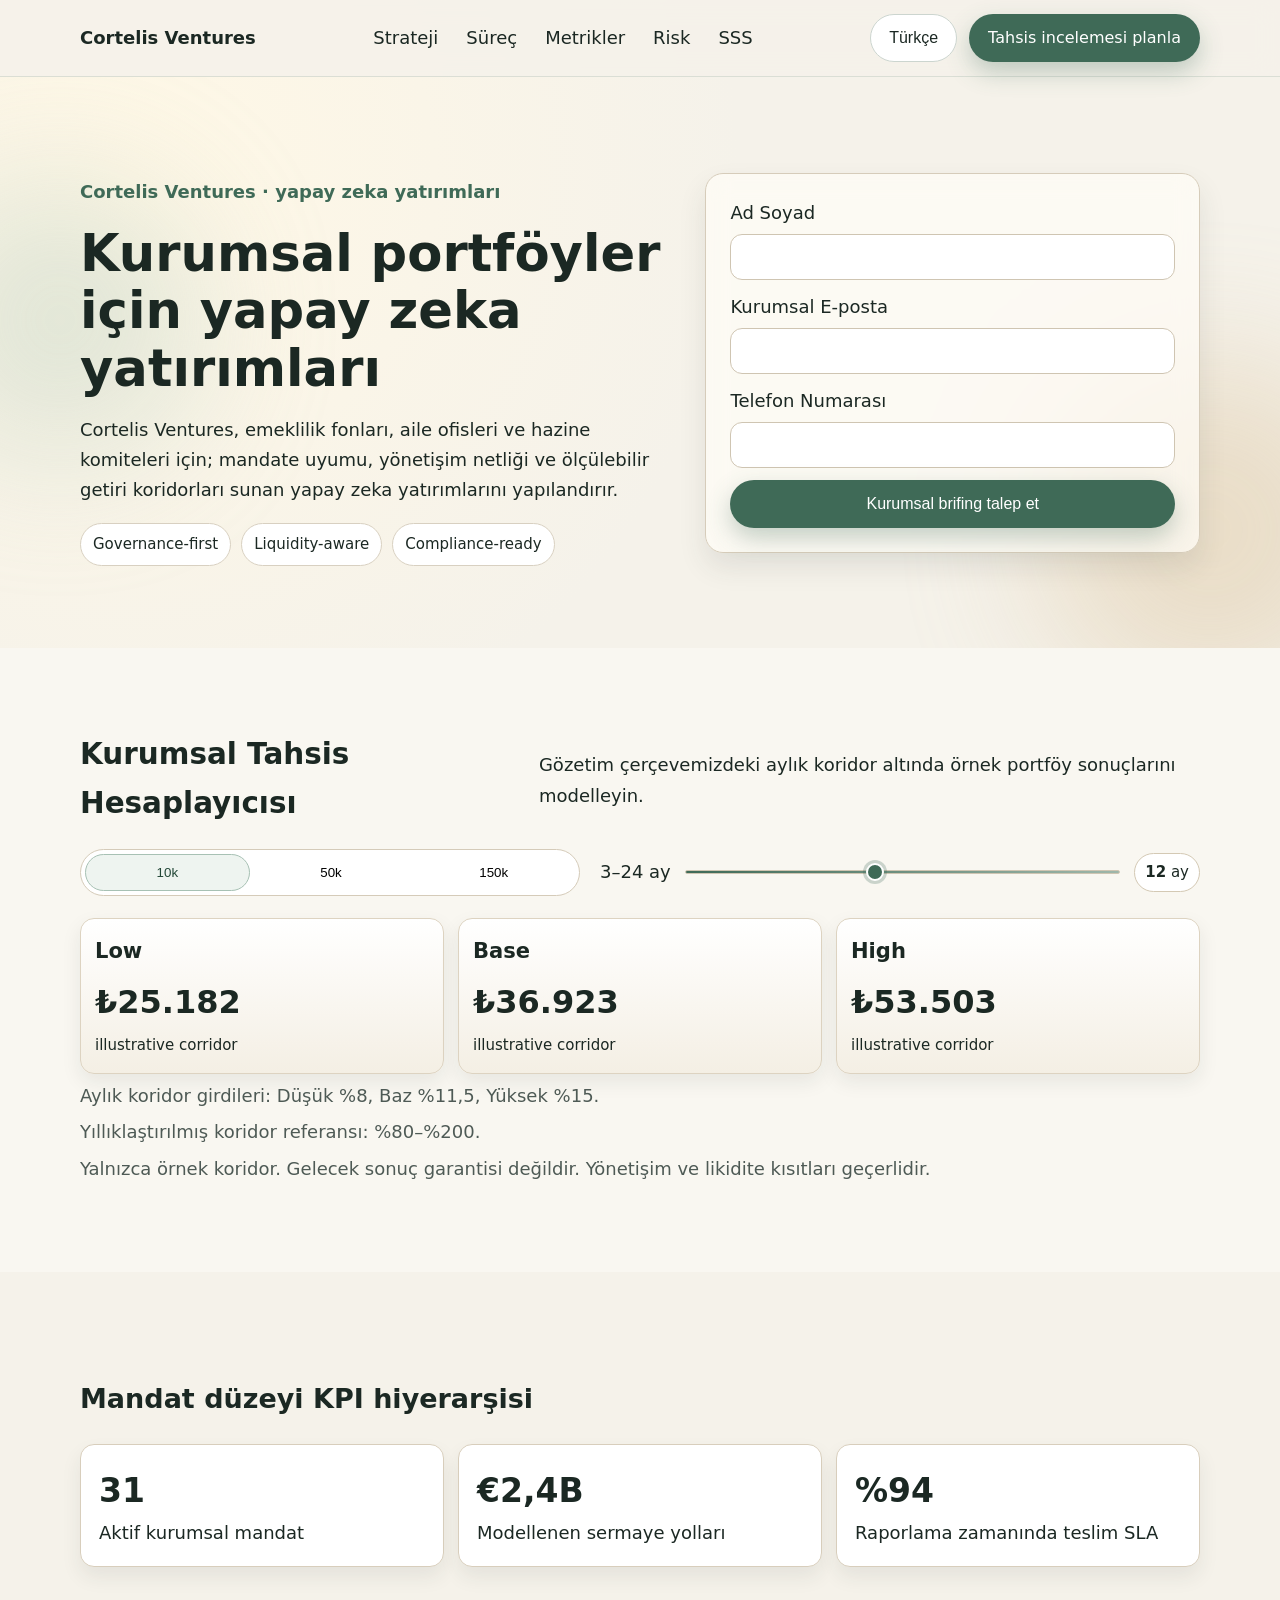
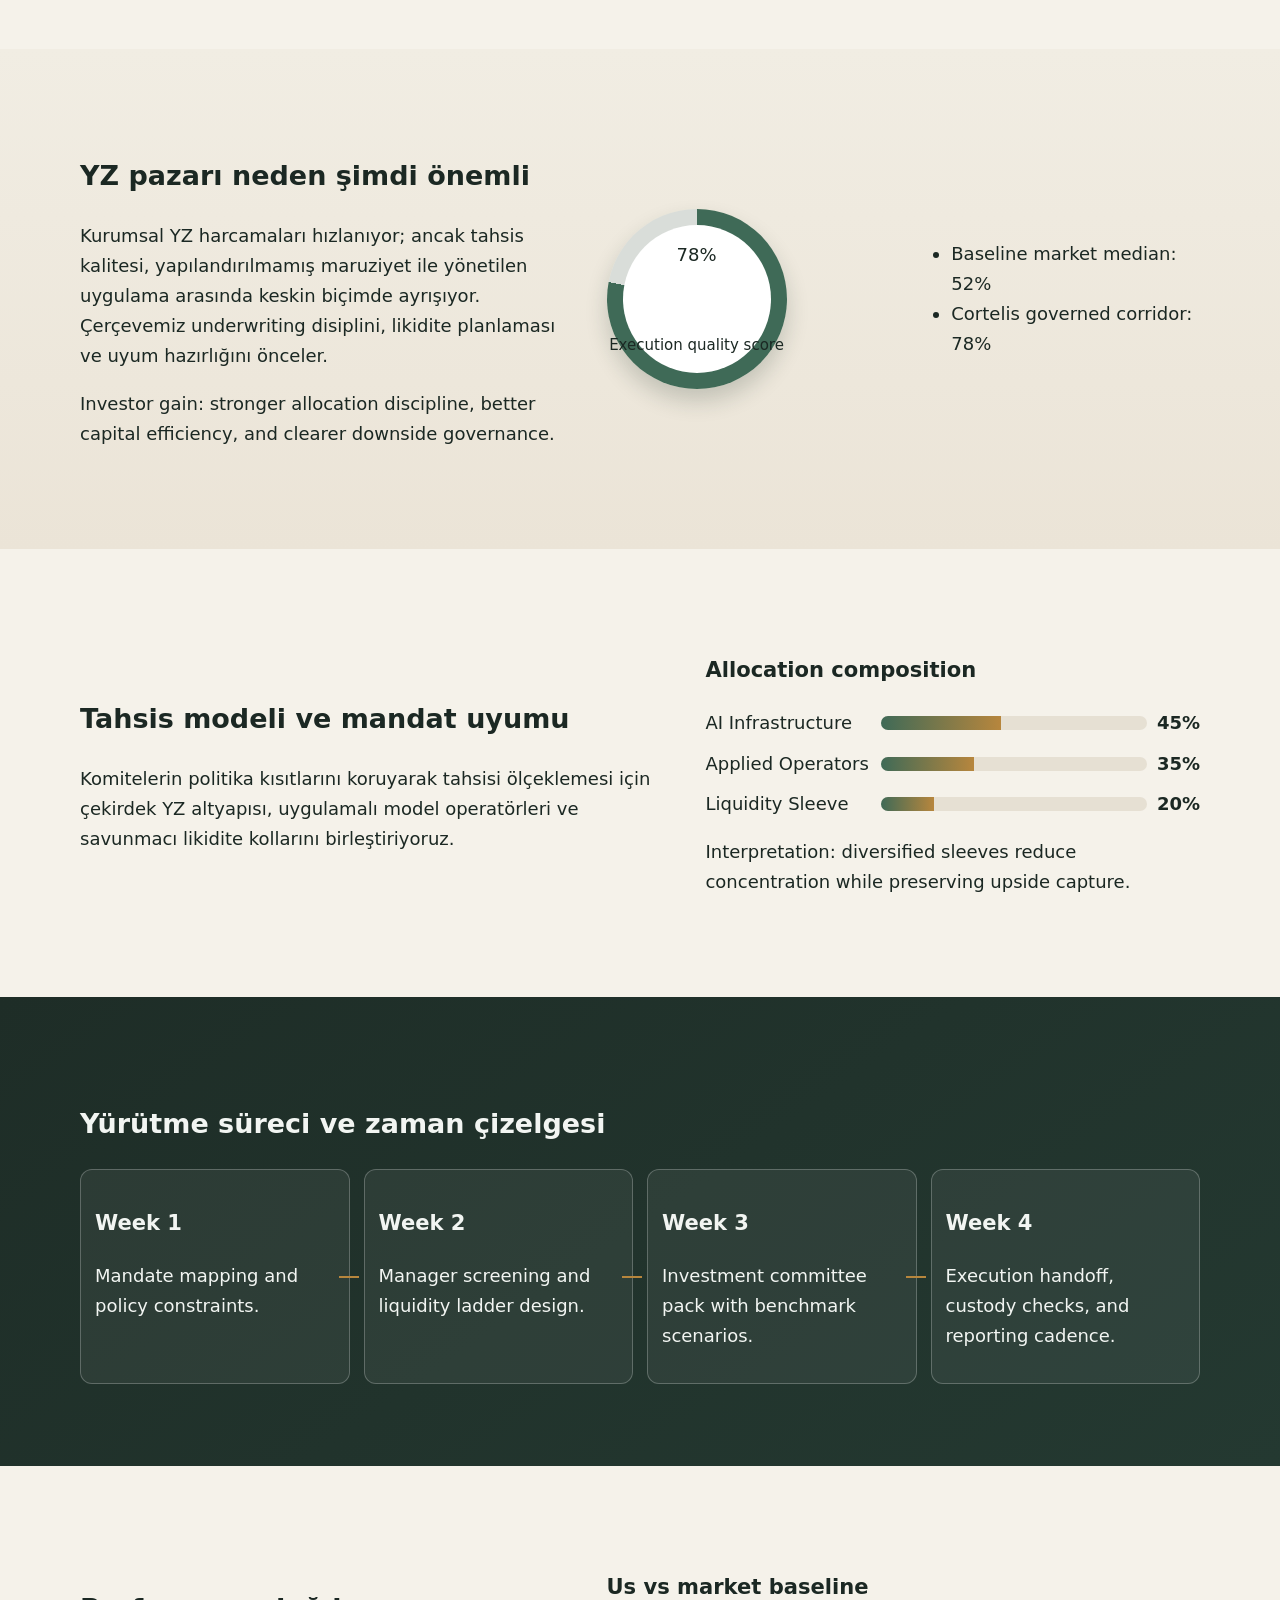
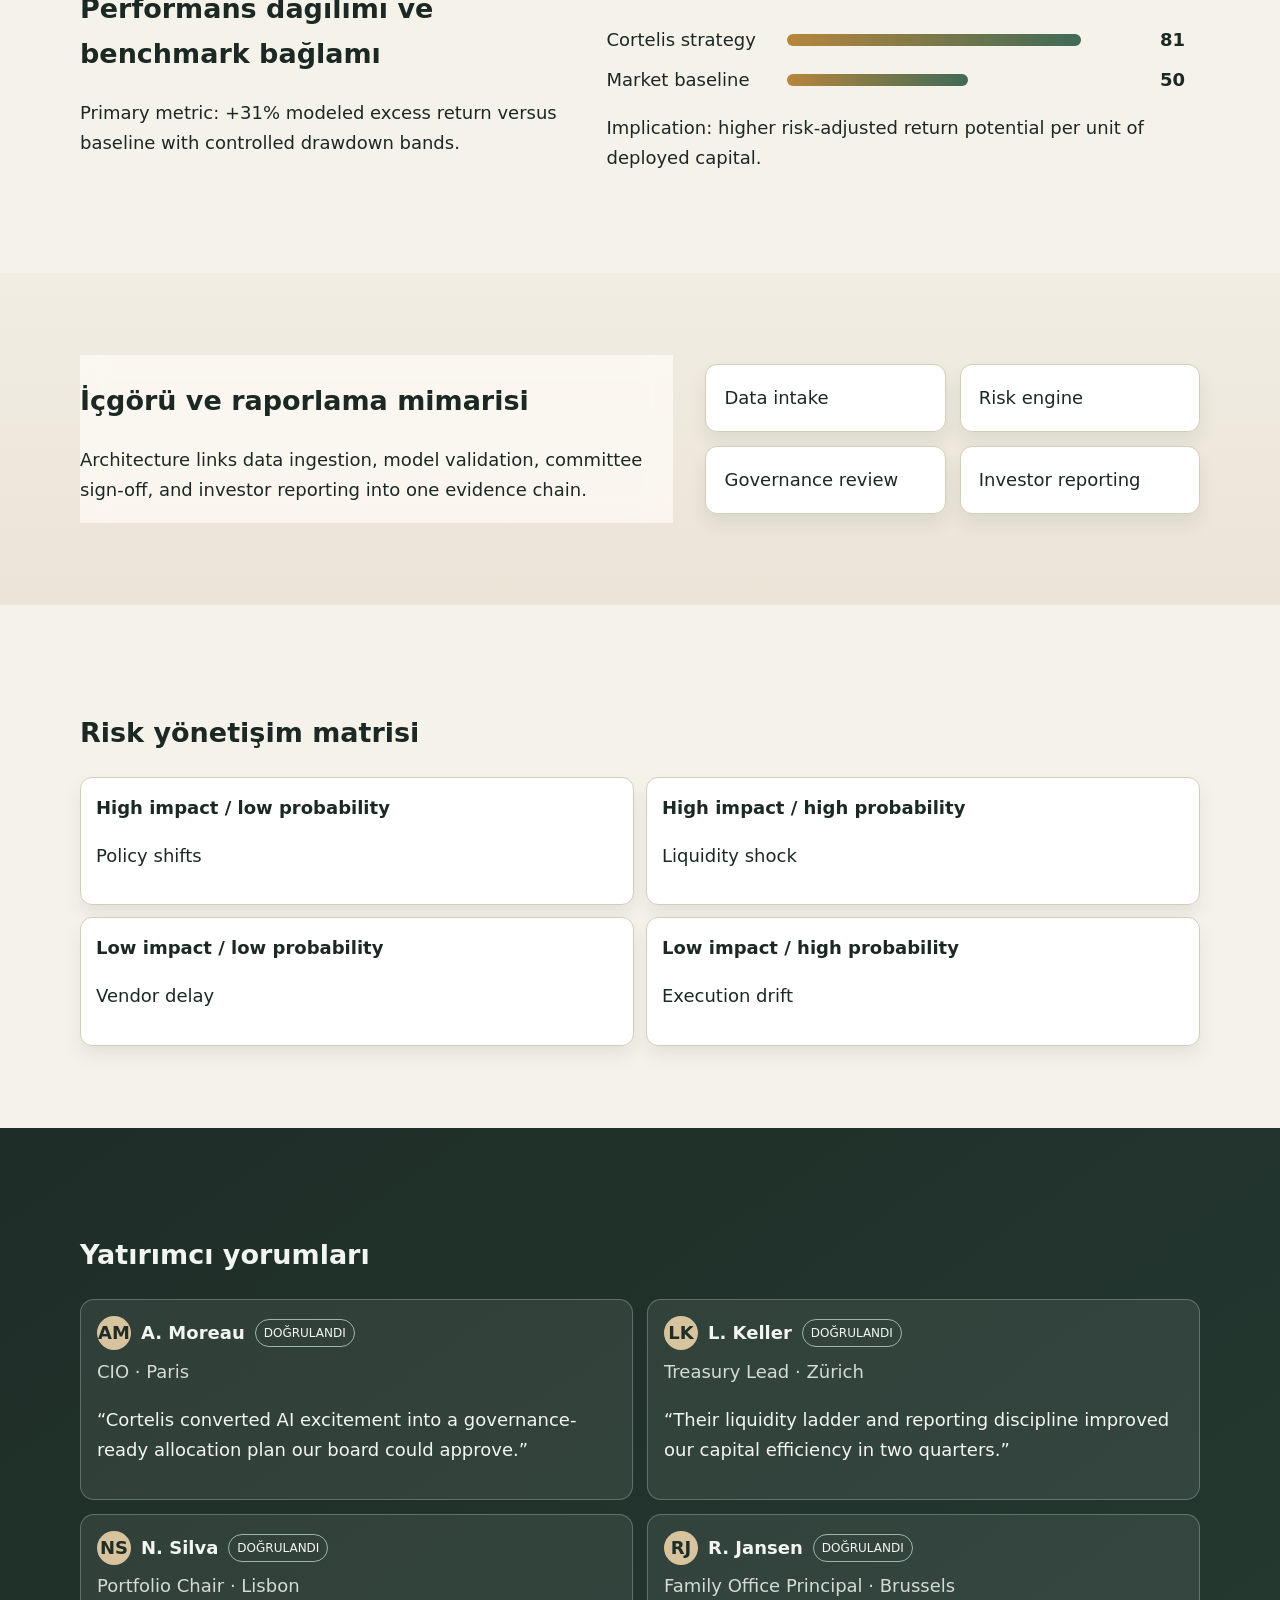
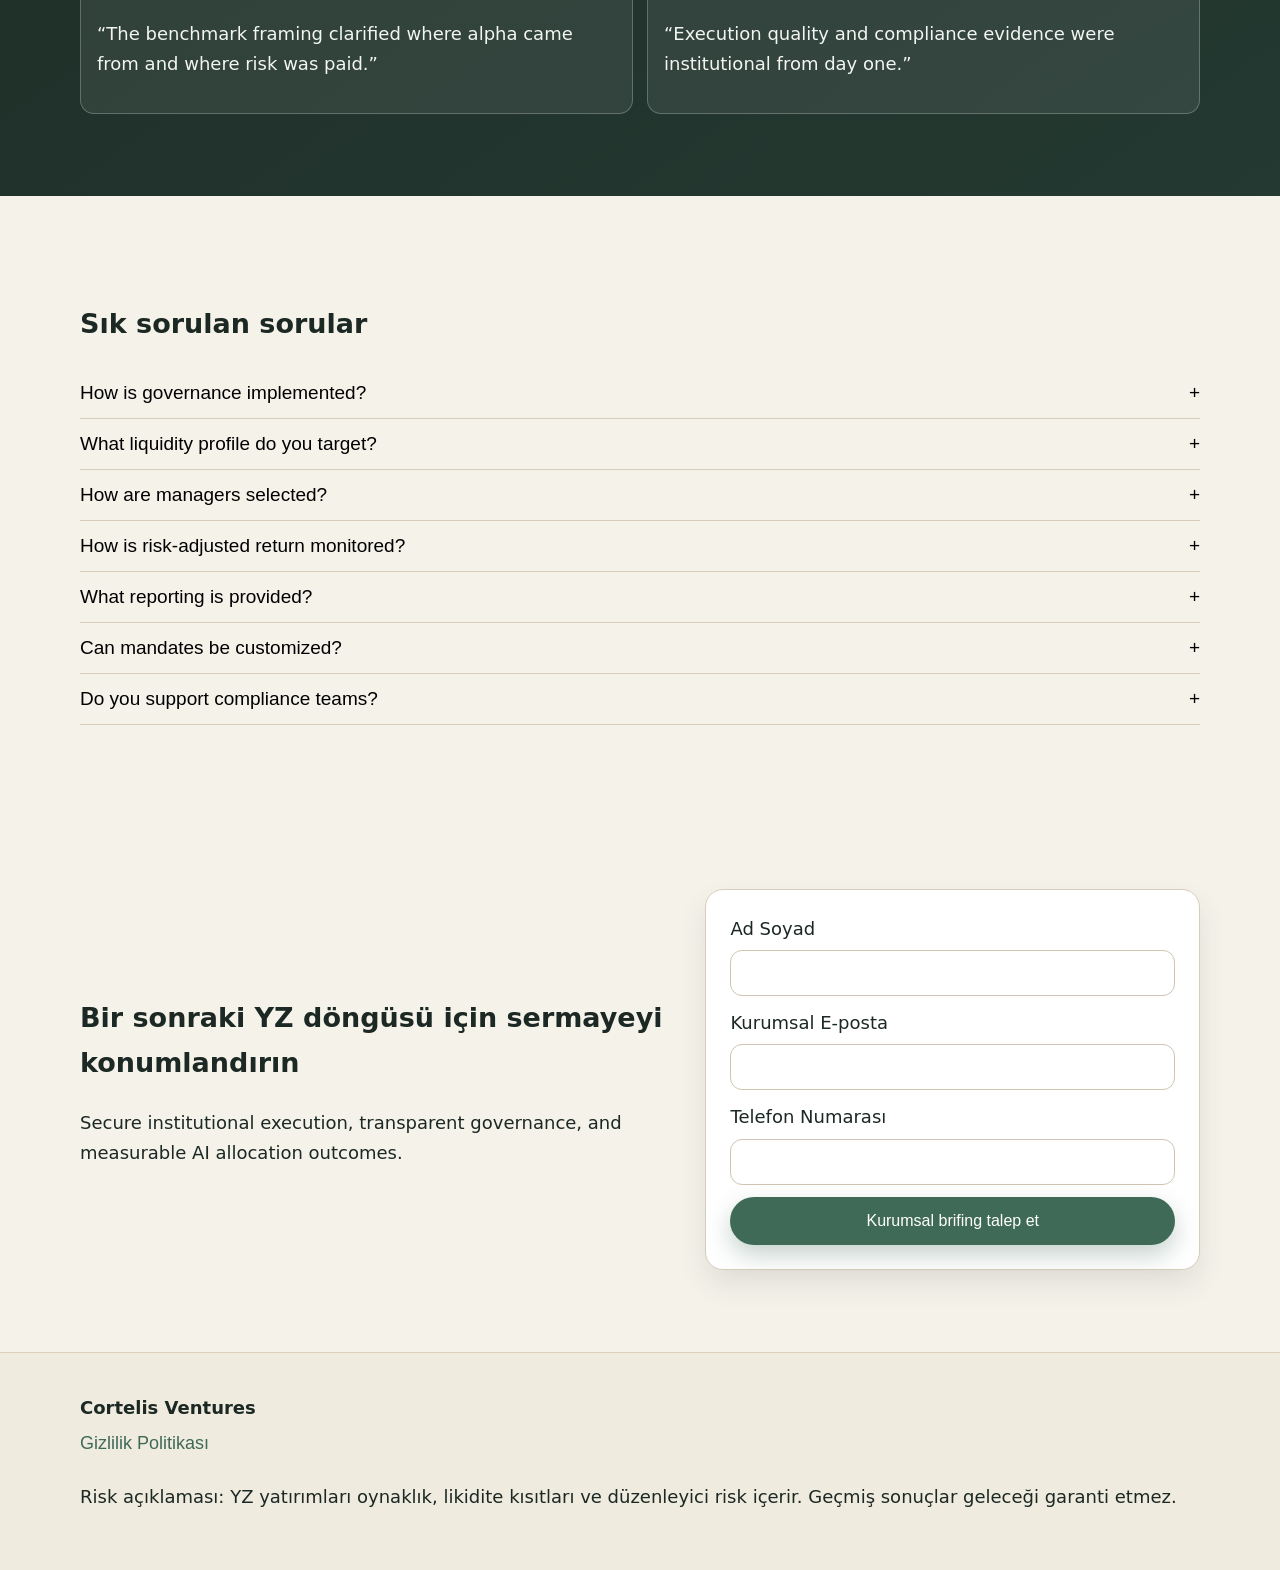
<file: tr/index.html>
<!doctype html><html lang="tr"><head><meta charset="utf-8"><meta name="viewport" content="width=device-width,initial-scale=1"><title>Cortelis Ventures | Kurumsal sermaye için yapay zeka yatırımları</title><meta name="description" content="Cortelis Ventures; yönetişim, likidite kontrolü ve risk ayarlı sermaye verimliliğine odaklanan kurumsal YZ yatırım stratejileri geliştirir."><link rel="canonical" href="https://example.com/tr/index.html"><link rel="alternate" hreflang="en" href="https://example.com/index.html"><link rel="alternate" hreflang="de" href="https://example.com/de/index.html"><link rel="alternate" hreflang="fr" href="https://example.com/fr/index.html"><link rel="alternate" hreflang="es" href="https://example.com/es/index.html"><link rel="alternate" hreflang="it" href="https://example.com/it/index.html"><link rel="alternate" hreflang="tr" href="https://example.com/tr/index.html"><link rel="alternate" hreflang="pt" href="https://example.com/pt/index.html"><link rel="alternate" hreflang="ja" href="https://example.com/jp/index.html"><link rel="alternate" hreflang="sk" href="https://example.com/sk/index.html"><link rel="alternate" hreflang="nl" href="https://example.com/be/index.html"><link rel="alternate" hreflang="x-default" href="https://example.com/index.html"><meta property="og:title" content="Cortelis Ventures | Kurumsal sermaye için yapay zeka yatırımları"><meta property="og:description" content="Cortelis Ventures; yönetişim, likidite kontrolü ve risk ayarlı sermaye verimliliğine odaklanan kurumsal YZ yatırım stratejileri geliştirir."><meta property="og:type" content="website"><meta property="og:url" content="https://example.com/tr/index.html"><meta name="twitter:card" content="summary_large_image"><meta name="twitter:title" content="Cortelis Ventures | Kurumsal sermaye için yapay zeka yatırımları"><meta name="twitter:description" content="Cortelis Ventures; yönetişim, likidite kontrolü ve risk ayarlı sermaye verimliliğine odaklanan kurumsal YZ yatırım stratejileri geliştirir."><link rel="stylesheet" href="../assets/style.css"></head><body data-locale="tr-TR" data-currency="TRY">
<div class="bg-mesh"></div><div class="glow glow-a"></div><div class="glow glow-b"></div>
<header class="site-header"><div class="container header-row"><a class="brand" href="../index.html">Cortelis Ventures</a><nav class="desktop-nav"><a href="#s1">Strateji</a><a href="#s2">Süreç</a><a href="#s3">Metrikler</a><a href="#s4">Risk</a><a href="#s5">SSS</a></nav><div class="header-actions"><div class="lang-wrap"><button class="lang-pill" aria-expanded="false">Türkçe</button><div class="lang-menu"><a href=''><svg viewBox='0 0 24 24' aria-hidden='true'><circle cx='12' cy='12' r='10' fill='#1f3d33'/></svg><span>English</span></a><a href=''><svg viewBox='0 0 24 24' aria-hidden='true'><circle cx='12' cy='12' r='10' fill='#111827'/></svg><span>Deutsch</span></a><a href=''><svg viewBox='0 0 24 24' aria-hidden='true'><circle cx='12' cy='12' r='10' fill='#244b3e'/></svg><span>Français</span></a><a href=''><svg viewBox='0 0 24 24' aria-hidden='true'><circle cx='12' cy='12' r='10' fill='#b78d45'/></svg><span>Español</span></a><a href=''><svg viewBox='0 0 24 24' aria-hidden='true'><circle cx='12' cy='12' r='10' fill='#8a9d8b'/></svg><span>Italiano</span></a><a href='#'><svg viewBox='0 0 24 24' aria-hidden='true'><circle cx='12' cy='12' r='10' fill='#3f5f53'/></svg><span>Türkçe</span></a><a href=''><svg viewBox='0 0 24 24' aria-hidden='true'><circle cx='12' cy='12' r='10' fill='#a3462f'/></svg><span>Português</span></a><a href=''><svg viewBox='0 0 24 24' aria-hidden='true'><circle cx='12' cy='12' r='10' fill='#4f7a68'/></svg><span>日本語</span></a><a href=''><svg viewBox='0 0 24 24' aria-hidden='true'><circle cx='12' cy='12' r='10' fill='#304a40'/></svg><span>Slovenčina</span></a><a href=''><svg viewBox='0 0 24 24' aria-hidden='true'><circle cx='12' cy='12' r='10' fill='#111'/></svg><span>Belgium</span></a><a href="../index.html">English</a><a href="../de/index.html">Deutsch</a><a href="../fr/index.html">Français</a><a href="../es/index.html">Español</a><a href="../it/index.html">Italiano</a><a href="../tr/index.html">Türkçe</a><a href="../pt/index.html">Português</a><a href="../jp/index.html">日本語</a><a href="../sk/index.html">Slovenčina</a><a href="../be/index.html">Belgium</a></div></div><a class="btn" href="#lead">Tahsis incelemesi planla</a><button class="burger" aria-label="menu" aria-expanded="false"><span></span><span></span><span></span></button></div></div></header>
<div class="drawer" aria-hidden="true"><div class="drawer-panel"><button class="drawer-close" aria-label="close">×</button><nav><a href="#s1">Strateji</a><a href="#s2">Süreç</a><a href="#s3">Metrikler</a><a href="#s4">Risk</a><a href="#s5">SSS</a></nav><div class="lang-wrap mobile"><button class="lang-pill">Türkçe</button><div class="lang-menu"><a href="../index.html">English</a><a href="../de/index.html">Deutsch</a><a href="../fr/index.html">Français</a><a href="../es/index.html">Español</a><a href="../it/index.html">Italiano</a><a href="../tr/index.html">Türkçe</a><a href="../pt/index.html">Português</a><a href="../jp/index.html">日本語</a><a href="../sk/index.html">Slovenčina</a><a href="../be/index.html">Belgium</a></div></div><a class="btn" href="#lead">Tahsis incelemesi planla</a></div></div>
<main>
<section class="hero section" id="lead"><div class="container split"><div><p class="eyebrow">Cortelis Ventures · yapay zeka yatırımları</p><h1>Kurumsal portföyler için yapay zeka yatırımları</h1><p>Cortelis Ventures, emeklilik fonları, aile ofisleri ve hazine komiteleri için; mandate uyumu, yönetişim netliği ve ölçülebilir getiri koridorları sunan yapay zeka yatırımlarını yapılandırır.</p><div class="hero-badges"><span>Governance-first</span><span>Liquidity-aware</span><span>Compliance-ready</span></div></div><form class="lead-form glass"><label>Ad Soyad<input required></label><label>Kurumsal E-posta<input type="email" required></label><label>Telefon Numarası<input required></label><button class="btn" type="submit">Kurumsal brifing talep et</button></form></div></section>
<section class="section calc" id="calc"><div class="container"><div class="calc-head"><h2>Kurumsal Tahsis Hesaplayıcısı</h2><p>Gözetim çerçevemizdeki aylık koridor altında örnek portföy sonuçlarını modelleyin.</p></div><div class="calc-inputs"><div class="segmented" role="tablist"><button class="amt active" data-amount="10000">10k</button><button class="amt" data-amount="50000">50k</button><button class="amt" data-amount="150000">150k</button></div><label class="slider-wrap"><span>3–24 ay</span><input type="range" min="3" max="24" value="12" id="months"><span class="months-pill"><b id="mval">12</b> ay</span></label></div><div class="calc-results"><article><h3>Low</h3><p id="low">-</p><small>illustrative corridor</small></article><article><h3>Base</h3><p id="base">-</p><small>illustrative corridor</small></article><article><h3>High</h3><p id="high">-</p><small>illustrative corridor</small></article></div><p class="calc-note">Aylık koridor girdileri: Düşük %8, Baz %11,5, Yüksek %15.</p><p class="calc-note">Yıllıklaştırılmış koridor referansı: %80–%200.</p><p class="calc-disc">Yalnızca örnek koridor. Gelecek sonuç garantisi değildir. Yönetişim ve likidite kısıtları geçerlidir.</p></div></section>
<section class="section" id="s1"><div class="container"><h2>Mandat düzeyi KPI hiyerarşisi</h2><div class="kpi-grid"><article class="kpi"><strong>31</strong><span>Aktif kurumsal mandat</span></article><article class="kpi"><strong>€2,4B</strong><span>Modellenen sermaye yolları</span></article><article class="kpi"><strong>%94</strong><span>Raporlama zamanında teslim SLA</span></article></div></div></section>
<section class="section alt" id="s2"><div class="container split reverse"><div><h2>YZ pazarı neden şimdi önemli</h2><p>Kurumsal YZ harcamaları hızlanıyor; ancak tahsis kalitesi, yapılandırılmamış maruziyet ile yönetilen uygulama arasında keskin biçimde ayrışıyor. Çerçevemiz underwriting disiplini, likidite planlaması ve uyum hazırlığını önceler.</p><p>Investor gain: stronger allocation discipline, better capital efficiency, and clearer downside governance.</p></div><div class="radial-wrap"><div class="ring" style="--p:78"><span>78%</span><small>Execution quality score</small></div><ul><li>Baseline market median: 52%</li><li>Cortelis governed corridor: 78%</li></ul></div></div></section>
<section class="section" id="s3"><div class="container split"><div><h2>Tahsis modeli ve mandat uyumu</h2><p>Komitelerin politika kısıtlarını koruyarak tahsisi ölçeklemesi için çekirdek YZ altyapısı, uygulamalı model operatörleri ve savunmacı likidite kollarını birleştiriyoruz.</p></div><div class="stack-bars"><h3>Allocation composition</h3><div><span>AI Infrastructure</span><div class="stack"><i style="width:45%"></i></div><b>45%</b></div><div><span>Applied Operators</span><div class="stack"><i style="width:35%"></i></div><b>35%</b></div><div><span>Liquidity Sleeve</span><div class="stack"><i style="width:20%"></i></div><b>20%</b></div><p>Interpretation: diversified sleeves reduce concentration while preserving upside capture.</p></div></div></section>
<section class="section dark" id="s4"><div class="container"><h2>Yürütme süreci ve zaman çizelgesi</h2><div class="timeline"><article><h3>Week 1</h3><p>Mandate mapping and policy constraints.</p></article><article><h3>Week 2</h3><p>Manager screening and liquidity ladder design.</p></article><article><h3>Week 3</h3><p>Investment committee pack with benchmark scenarios.</p></article><article><h3>Week 4</h3><p>Execution handoff, custody checks, and reporting cadence.</p></article></div></div></section>
<section class="section" id="s5"><div class="container split reverse"><div><h2>Performans dağılımı ve benchmark bağlamı</h2><p>Primary metric: +31% modeled excess return versus baseline with controlled drawdown bands.</p></div><div class="dual-bars"><h3>Us vs market baseline</h3><div><span>Cortelis strategy</span><em style="width:81%"></em><b>81</b></div><div><span>Market baseline</span><em style="width:50%"></em><b>50</b></div><p>Implication: higher risk-adjusted return potential per unit of deployed capital.</p></div></div></section>
<section class="section alt" id="s6"><div class="container split"><div class="glass"><h2>İçgörü ve raporlama mimarisi</h2><p>Architecture links data ingestion, model validation, committee sign-off, and investor reporting into one evidence chain.</p></div><div class="diagram"><div>Data intake</div><div>Risk engine</div><div>Governance review</div><div>Investor reporting</div></div></div></section>
<section class="section" id="s7"><div class="container"><h2>Risk yönetişim matrisi</h2><div class="risk-matrix"><div><strong>High impact / low probability</strong><p>Policy shifts</p></div><div><strong>High impact / high probability</strong><p>Liquidity shock</p></div><div><strong>Low impact / low probability</strong><p>Vendor delay</p></div><div><strong>Low impact / high probability</strong><p>Execution drift</p></div></div></div></section>
<section class="section dark" id="s8"><div class="container"><h2>Yatırımcı yorumları</h2><div class="reviews"><article class='review-card reveal'><div class='review-head'><span class='avatar'>AM</span><strong>A. Moreau</strong><span class='verified'>DOĞRULANDI</span></div><p class='meta'>CIO · Paris</p><p>“Cortelis converted AI excitement into a governance-ready allocation plan our board could approve.”</p></article><article class='review-card reveal'><div class='review-head'><span class='avatar'>LK</span><strong>L. Keller</strong><span class='verified'>DOĞRULANDI</span></div><p class='meta'>Treasury Lead · Zürich</p><p>“Their liquidity ladder and reporting discipline improved our capital efficiency in two quarters.”</p></article><article class='review-card reveal'><div class='review-head'><span class='avatar'>NS</span><strong>N. Silva</strong><span class='verified'>DOĞRULANDI</span></div><p class='meta'>Portfolio Chair · Lisbon</p><p>“The benchmark framing clarified where alpha came from and where risk was paid.”</p></article><article class='review-card reveal'><div class='review-head'><span class='avatar'>RJ</span><strong>R. Jansen</strong><span class='verified'>DOĞRULANDI</span></div><p class='meta'>Family Office Principal · Brussels</p><p>“Execution quality and compliance evidence were institutional from day one.”</p></article></div></div></section>
<section class="section" id="s9"><div class="container"><h2>Sık sorulan sorular</h2><div class="faq"><div class='faq-item'><button aria-expanded='false'><span>How is governance implemented?</span><span>+</span></button><div class='faq-panel'><p>Each mandate receives an investment committee cadence, escalation thresholds, and audit-ready documentation.</p></div></div><div class='faq-item'><button aria-expanded='false'><span>What liquidity profile do you target?</span><span>+</span></button><div class='faq-panel'><p>We design staged liquidity ladders so redemption planning remains aligned with policy windows.</p></div></div><div class='faq-item'><button aria-expanded='false'><span>How are managers selected?</span><span>+</span></button><div class='faq-panel'><p>Selection blends quantitative scoring, operational due diligence, and compliance screens.</p></div></div><div class='faq-item'><button aria-expanded='false'><span>How is risk-adjusted return monitored?</span><span>+</span></button><div class='faq-panel'><p>We track corridor adherence, drawdown bands, and benchmark-relative contribution monthly.</p></div></div><div class='faq-item'><button aria-expanded='false'><span>What reporting is provided?</span><span>+</span></button><div class='faq-panel'><p>Institutional reports include attribution, exposure maps, and governance exceptions.</p></div></div><div class='faq-item'><button aria-expanded='false'><span>Can mandates be customized?</span><span>+</span></button><div class='faq-panel'><p>Yes, we adapt allocation bands, exclusions, and custody constraints per investor charter.</p></div></div><div class='faq-item'><button aria-expanded='false'><span>Do you support compliance teams?</span><span>+</span></button><div class='faq-panel'><p>Yes, we provide evidence packs for legal, risk, and internal control stakeholders.</p></div></div></div></div></section>
<section class="section cta" id="s10"><div class="container split"><div><h2>Bir sonraki YZ döngüsü için sermayeyi konumlandırın</h2><p>Secure institutional execution, transparent governance, and measurable AI allocation outcomes.</p></div><form class="lead-form"><label>Ad Soyad<input required></label><label>Kurumsal E-posta<input type="email" required></label><label>Telefon Numarası<input required></label><button class="btn" type="submit">Kurumsal brifing talep et</button></form></div></section>
</main>
<footer class="site-footer"><div class="container foot"><strong>Cortelis Ventures</strong><button class="privacy-link" data-open-modal>Gizlilik Politikası</button><p>Risk açıklaması: YZ yatırımları oynaklık, likidite kısıtları ve düzenleyici risk içerir. Geçmiş sonuçlar geleceği garanti etmez.</p></div></footer>
<div class="modal" aria-hidden="true"><div class="modal-panel"><button class="modal-x" data-close-modal aria-label="close">×</button><h2>Gizlilik Politikası</h2><div class="modal-body"><h3>Introduction</h3><p>Cortelis Ventures processes data for investor onboarding, communications, and regulated reporting.</p><h3>Data collection</h3><p>We collect identity, contact, mandate suitability, and interaction data submitted through forms and reporting channels.</p><h3>Legal basis</h3><p>Processing relies on consent, contractual necessity, and legitimate interest for compliance and risk control.</p><h3>Cookies</h3><p>Essential cookies support session integrity and analytics are limited to service improvement.</p><h3>Retention</h3><p>Records are retained only for required legal, audit, and fiduciary periods.</p><h3>Third-party sharing</h3><p>Data may be shared with custodians, administrators, and regulated service providers under contractual safeguards.</p><h3>Security</h3><p>Controls include encryption, access management, and monitoring with incident response procedures.</p><h3>User rights</h3><p>You may request access, correction, deletion, or processing restriction subject to regulatory obligations.</p><h3>International transfers</h3><p>Cross-border transfers use approved contractual clauses and jurisdictional risk checks.</p><h3>Industry risk disclosure</h3><p>AI investing includes model risk, valuation uncertainty, and evolving regulation.</p><h3>Contact</h3><p>privacy@cortelis.ventures</p></div><div class="modal-foot"><button class="btn ghost" data-close-modal>Kapat</button></div></div></div>
<script type="application/ld+json">{"@context":"https://schema.org","@graph":[{"@type":"Organization","name":"Cortelis Ventures","url":"https://example.com"},{"@type":"WebSite","name":"Cortelis Ventures","url":"https://example.com"},{"@type":"FAQPage","mainEntity":[{"@type":"Question","name":"How is governance implemented?","acceptedAnswer":{"@type":"Answer","text":"Each mandate receives committee cadence and audit-ready evidence."}}]},{"@type":"Review","reviewRating":{"@type":"Rating","ratingValue":"5"},"author":{"@type":"Person","name":"A. Moreau"},"reviewBody":"Institutional execution quality with transparent governance."}]}</script>
<script src="../assets/app.js" defer></script></body></html>
</file>
<file: assets/style.css>
:root{
  --bg:#f5f2ea;
  --bg-alt:#ece6da;
  --ink:#1b2823;
  --muted:#4e5a55;
  --accent:#3f6a57;
  --accent-2:#b7863d;
  --dark:#1c2924;
  --card:#fffcf7;
  --radius:18px;
  --btn-height:48px;
}
*{box-sizing:border-box}
body{margin:0;font-family:Inter,system-ui,sans-serif;background:var(--bg);color:var(--ink);font-size:18px;line-height:1.67;position:relative;overflow-x:hidden}
p,li,label,footer,.faq-panel{font-size:18px;line-height:1.67}
.bg-mesh{position:fixed;inset:0;background:radial-gradient(circle at 10% 20%,#fff8e6 0,#f5f2ea 45%),radial-gradient(circle at 90% 80%,#e3efe8 0,transparent 50%);z-index:-3}
.glow{position:fixed;border-radius:50%;filter:blur(70px);opacity:.4;z-index:-2}
.glow-a{width:280px;height:280px;background:#b8cdbf;left:-80px;top:180px}
.glow-b{width:340px;height:340px;background:#d8be95;right:-100px;top:40%}
.container{width:min(1120px,92%);margin:0 auto}
.section{padding:82px 0;position:relative}
.section.alt{background:linear-gradient(180deg,#f1ede3,#ebe4d7)}
.section.dark{background:linear-gradient(145deg,#1e2d27,#243931);color:#f2f5f2}
.site-header{position:sticky;top:0;z-index:30;backdrop-filter:blur(14px);background:rgba(245,242,234,.86);border-bottom:1px solid rgba(63,106,87,.15)}
.header-row{display:flex;justify-content:space-between;align-items:center;gap:18px;padding:14px 0}
.brand{text-decoration:none;color:var(--ink);font-weight:700}
.desktop-nav{display:flex;gap:28px}
.desktop-nav a{text-decoration:none;color:var(--ink)}
.header-actions{display:flex;align-items:center;gap:12px}
.btn,.lang-pill{height:var(--btn-height);padding:0 18px;border-radius:999px;font-size:16px;border:1px solid transparent;display:inline-flex;align-items:center;justify-content:center;text-decoration:none;cursor:pointer}
.btn{background:var(--accent);color:#fff;box-shadow:0 10px 24px rgba(63,106,87,.3)}
.btn.ghost{background:transparent;color:var(--ink);border-color:#c7bca9}
.lang-wrap{position:relative}
.lang-pill{background:#fff;border-color:#ccd5cf;color:var(--ink)}
.lang-menu{position:absolute;right:0;top:calc(100% + 8px);min-width:230px;background:#fff;border:1px solid #d8d2c4;border-radius:14px;padding:8px;display:none;box-shadow:0 18px 30px rgba(30,35,33,.15);max-height:350px;overflow:auto}
.lang-wrap.open .lang-menu{display:block}
.lang-menu a{display:flex;align-items:center;gap:10px;padding:8px 10px;border-radius:10px;text-decoration:none;color:var(--ink)}
.lang-menu a:hover{background:#f4f0e8}
.lang-menu svg{width:16px;height:16px}
.burger{display:none;border:0;background:none;flex-direction:column;gap:4px;padding:8px}
.burger span{width:22px;height:2px;background:var(--ink)}
.drawer{position:fixed;inset:0;background:rgba(0,0,0,.42);display:none;z-index:35}
.drawer.open{display:block}
.drawer-panel{width:min(420px,90vw);height:100%;background:#fff;margin-left:auto;padding:24px;display:flex;flex-direction:column;gap:18px}
.drawer nav{display:flex;flex-direction:column;gap:12px}
.drawer nav a{text-decoration:none;color:var(--ink)}
.drawer-close{align-self:flex-end;border:0;background:none;font-size:34px;line-height:1;cursor:pointer}
.split{display:grid;grid-template-columns:1.2fr 1fr;gap:32px;align-items:center}
.split.reverse{grid-template-columns:1fr 1.2fr}
.hero h1{font-size:clamp(2rem,4vw,3.3rem);line-height:1.12;margin:.2em 0}
.eyebrow{color:var(--accent);font-weight:600}
.hero-badges{display:flex;flex-wrap:wrap;gap:10px}
.hero-badges span{background:#fff;border:1px solid #d8d0c1;border-radius:999px;padding:8px 12px;font-size:15px}
.lead-form{display:flex;flex-direction:column;gap:12px;padding:24px;border-radius:var(--radius);background:#fff;border:1px solid #d6ccba;box-shadow:0 14px 28px rgba(47,61,54,.1)}
.glass{background:rgba(255,252,247,.72);backdrop-filter:blur(12px)}
label{display:flex;flex-direction:column;gap:6px}
input{height:46px;border-radius:12px;border:1px solid #cfc5b2;padding:0 12px;font-size:16px}
.calc{background:#f9f7f1}
.calc-head{display:flex;justify-content:space-between;gap:20px;align-items:end}
.calc-head h2{font-size:clamp(1.8rem,2.3vw,2.1rem);margin:0}
.calc-inputs{margin-top:20px;display:grid;grid-template-columns:1fr 1.2fr;gap:20px;align-items:center}
.segmented{display:flex;background:#fff;border:1px solid #d5cbb9;border-radius:999px;padding:4px}
.segmented button{flex:1;border:0;background:transparent;padding:10px;border-radius:999px;cursor:pointer}
.segmented button.active{background:#eef4f0;border:1px solid #a7c1b4;color:#224737}
.slider-wrap{display:grid;grid-template-columns:auto 1fr auto;gap:12px;align-items:center}
input[type=range]{appearance:none;height:4px;background:linear-gradient(90deg,var(--accent),#9fb7aa);border-radius:5px}
input[type=range]::-webkit-slider-thumb{appearance:none;width:18px;height:18px;border-radius:50%;background:var(--accent);border:2px solid #fff;box-shadow:0 0 0 3px rgba(63,106,87,.25)}
.months-pill{background:#fff;border:1px solid #d4c9b4;padding:6px 10px;border-radius:999px;font-size:15px}
.calc-results{display:grid;grid-template-columns:repeat(3,1fr);gap:14px;margin-top:22px}
.calc-results article{background:linear-gradient(180deg,#ffffff,#f4efe4);border:1px solid #ddd3c1;border-radius:14px;padding:14px;box-shadow:0 8px 20px rgba(28,41,36,.08)}
.calc-results h3{margin:0 0 8px}
.calc-results p{font-size:32px;margin:0;font-weight:700}
.calc-note,.calc-disc{margin:.4rem 0;color:var(--muted)}
.kpi-grid{display:grid;grid-template-columns:repeat(3,1fr);gap:14px}
.kpi{background:#fff;border:1px solid #d8cebc;padding:18px;border-radius:14px;box-shadow:0 10px 20px rgba(44,57,51,.08)}
.kpi strong{font-size:33px;display:block}
.radial-wrap{display:grid;grid-template-columns:1fr 1fr;gap:16px;align-items:center}
.ring{width:180px;height:180px;border-radius:50%;background:conic-gradient(var(--accent) calc(var(--p)*1%),#d9ddd9 0);display:grid;place-items:center;position:relative;box-shadow:0 12px 22px rgba(30,50,42,.2)}
.ring::before{content:"";position:absolute;inset:16px;background:#fff;border-radius:50%}
.ring span,.ring small{position:relative;z-index:1;display:block;text-align:center}
.stack-bars>div{display:grid;grid-template-columns:1fr 1.6fr auto;gap:10px;align-items:center;margin:10px 0}
.stack{height:14px;background:#e6e0d3;border-radius:999px;overflow:hidden}
.stack i{display:block;height:100%;background:linear-gradient(90deg,var(--accent),var(--accent-2))}
.timeline{display:grid;grid-template-columns:repeat(4,1fr);gap:14px}
.timeline article{border:1px solid rgba(255,255,255,.24);background:rgba(255,255,255,.06);padding:14px;border-radius:12px;position:relative}
.timeline article:not(:last-child)::after{content:"";position:absolute;right:-10px;top:50%;width:20px;height:2px;background:var(--accent-2)}
.dual-bars div{display:grid;grid-template-columns:170px 1fr 40px;gap:10px;align-items:center;margin:10px 0}
.dual-bars em{height:12px;border-radius:999px;background:linear-gradient(90deg,var(--accent-2),var(--accent));display:block}
.diagram{display:grid;grid-template-columns:repeat(2,1fr);gap:14px}
.diagram div{background:#fff;border:1px solid #d7ccb8;border-radius:12px;padding:18px;box-shadow:0 10px 18px rgba(30,45,40,.08)}
.risk-matrix{display:grid;grid-template-columns:1fr 1fr;gap:12px}
.risk-matrix>div{background:#fff;border:1px solid #d7ccb8;border-radius:12px;padding:15px;box-shadow:0 10px 18px rgba(30,45,40,.08)}
.reviews{display:grid;grid-template-columns:repeat(2,1fr);gap:14px}
.review-card{background:rgba(255,255,255,.08);border:1px solid rgba(255,255,255,.24);padding:16px;border-radius:14px}
.review-head{display:flex;align-items:center;gap:10px;flex-wrap:wrap}
.avatar{width:34px;height:34px;border-radius:50%;display:grid;place-items:center;background:#d7c49f;color:#1e2d27;font-weight:700}
.verified{font-size:12px;border:1px solid #9cb7a9;padding:3px 8px;border-radius:999px}
.meta{opacity:.85;margin:.4rem 0}
.faq-item{border-bottom:1px solid #d8cdb9}
.faq-item button{width:100%;text-align:left;background:none;border:0;padding:14px 0;font-size:19px;display:flex;justify-content:space-between;cursor:pointer}
.faq-panel{max-height:0;overflow:hidden;transition:max-height .35s ease,opacity .35s ease;opacity:.65}
.faq-item.open .faq-panel{max-height:150px;opacity:1}
.site-footer{padding:40px 0;background:#f0ebdf;border-top:1px solid #dbcfbe}
.foot{display:grid;gap:10px}
.privacy-link{background:none;border:0;padding:0;color:var(--accent);text-align:left;cursor:pointer;font-size:18px}
.modal{position:fixed;inset:0;background:rgba(17,24,22,.52);display:none;z-index:45;align-items:center;justify-content:center}
.modal.open{display:flex}
.modal-panel{width:min(760px,92vw);max-height:86vh;background:#fff;border-radius:16px;padding:22px;position:relative;display:flex;flex-direction:column}
.modal-x{position:absolute;right:12px;top:8px;font-size:30px;border:0;background:none;cursor:pointer}
.modal-body{overflow:auto;padding-right:8px}
.modal-foot{padding-top:8px;display:flex;justify-content:flex-start}
.reveal{opacity:0;transform:translateY(18px);transition:transform .6s ease,opacity .6s ease}
.reveal.in{opacity:1;transform:none}
.no-scroll{overflow:hidden}
@media (max-width:900px){
  .desktop-nav,.header-actions>.btn,.header-actions .lang-wrap{display:none}
  .burger{display:flex}
  .split,.split.reverse,.calc-inputs,.kpi-grid,.reviews,.timeline,.calc-results,.diagram,.risk-matrix{grid-template-columns:1fr}
  .section{padding:66px 0}
  .ring{margin:auto}
}
</file>
